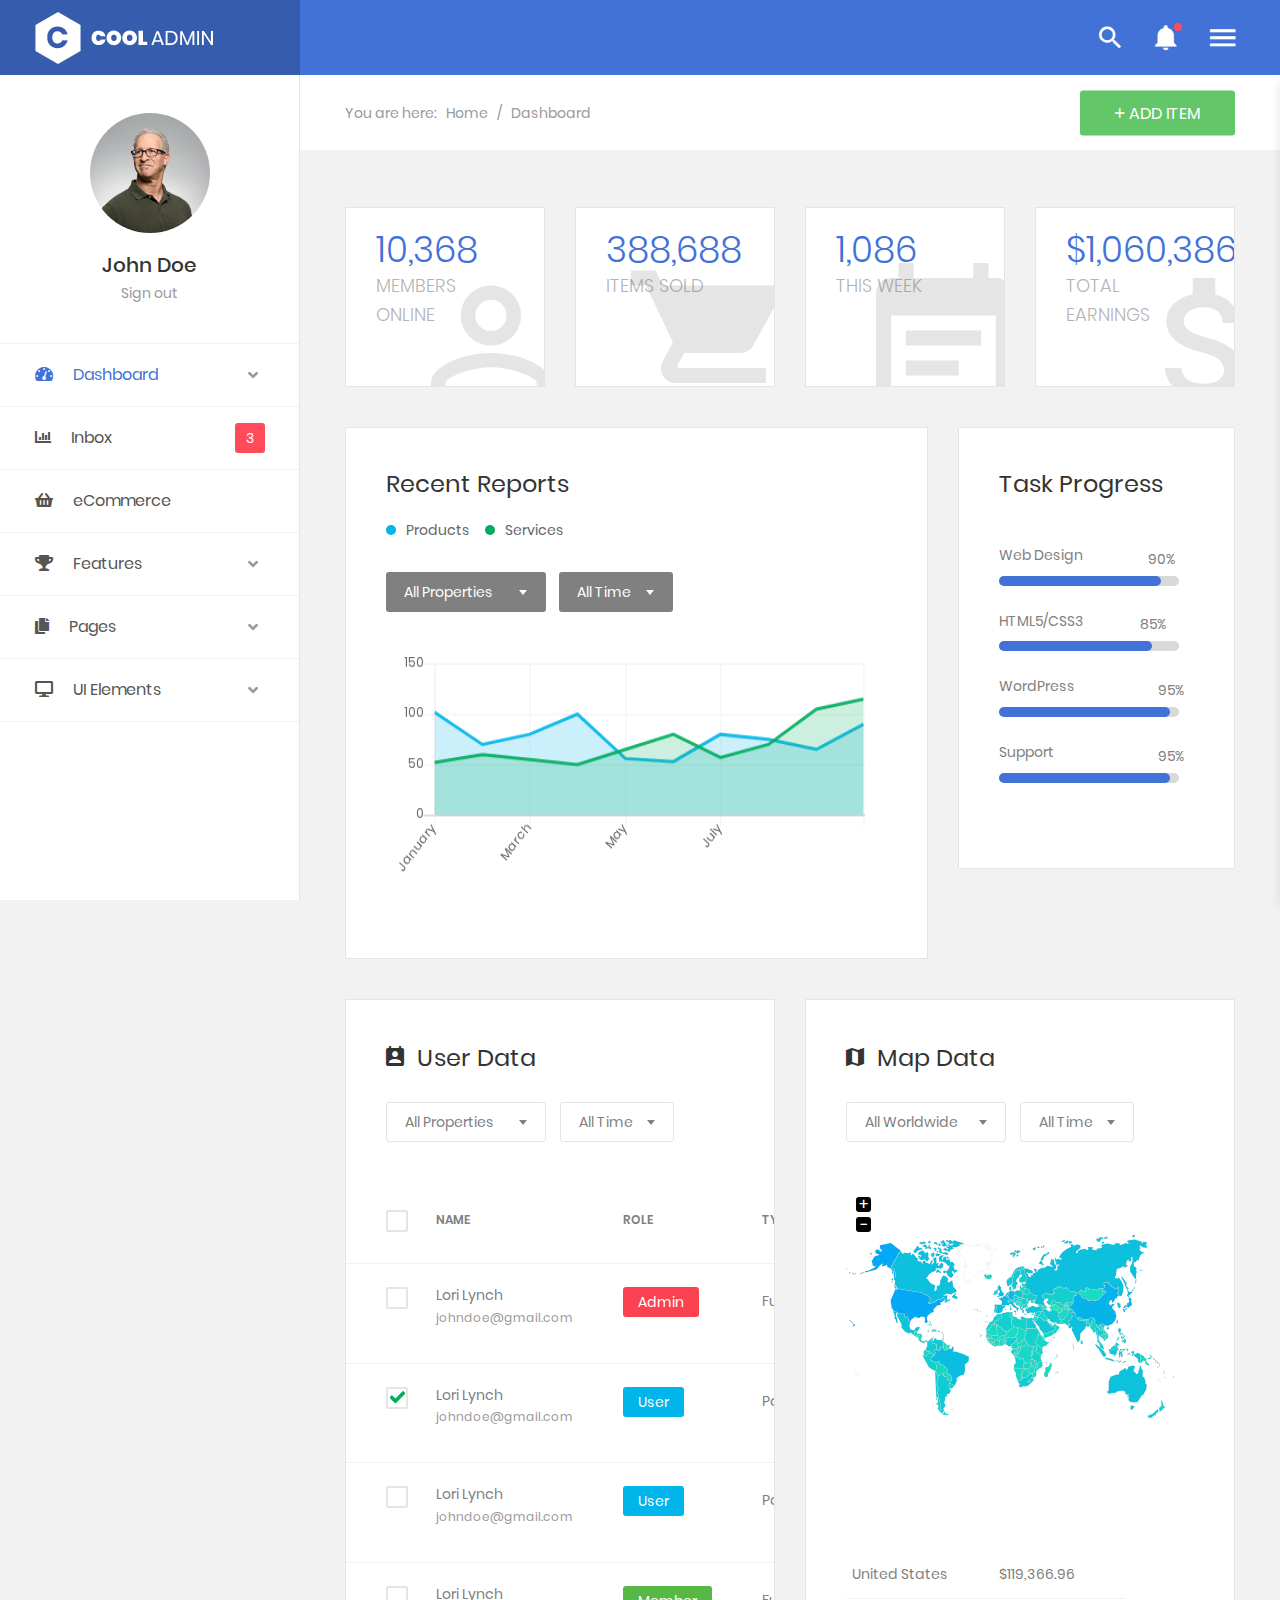
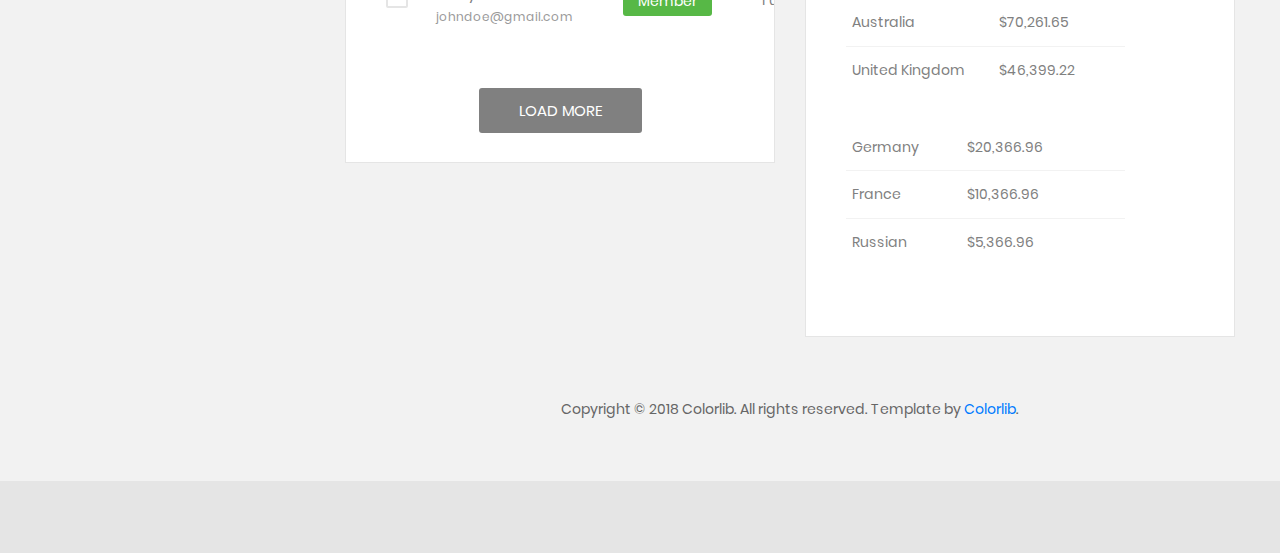
<file: index2.html>
<!DOCTYPE html>
<html lang="en">

<head>
    <!-- Required meta tags-->
    <meta charset="UTF-8">
    <meta name="viewport" content="width=device-width, initial-scale=1, shrink-to-fit=no">
    <meta name="description" content="au theme template">
    <meta name="author" content="Hau Nguyen">
    <meta name="keywords" content="au theme template">

    <!-- Title Page-->
    <title>Dashboard 2</title>

    <!-- Fontfaces CSS-->
    <link href="css/font-face.css" rel="stylesheet" media="all">
    <link href="vendor/font-awesome-4.7/css/font-awesome.min.css" rel="stylesheet" media="all">
    <link href="vendor/font-awesome-5/css/fontawesome-all.min.css" rel="stylesheet" media="all">
    <link href="vendor/mdi-font/css/material-design-iconic-font.min.css" rel="stylesheet" media="all">

    <!-- Bootstrap CSS-->
    <link href="vendor/bootstrap-4.1/bootstrap.min.css" rel="stylesheet" media="all">

    <!-- Vendor CSS-->
    <link href="vendor/animsition/animsition.min.css" rel="stylesheet" media="all">
    <link href="vendor/bootstrap-progressbar/bootstrap-progressbar-3.3.4.min.css" rel="stylesheet" media="all">
    <link href="vendor/wow/animate.css" rel="stylesheet" media="all">
    <link href="vendor/css-hamburgers/hamburgers.min.css" rel="stylesheet" media="all">
    <link href="vendor/slick/slick.css" rel="stylesheet" media="all">
    <link href="vendor/select2/select2.min.css" rel="stylesheet" media="all">
    <link href="vendor/perfect-scrollbar/perfect-scrollbar.css" rel="stylesheet" media="all">
    <link href="vendor/vector-map/jqvmap.min.css" rel="stylesheet" media="all">

    <!-- Main CSS-->
    <link href="css/theme.css" rel="stylesheet" media="all">

</head>

<body class="animsition">
    <div class="page-wrapper">
        <!-- MENU SIDEBAR-->
        <aside class="menu-sidebar2">
            <div class="logo">
                <a href="#">
                    <img src="images/icon/logo-white.png" alt="Cool Admin" />
                </a>
            </div>
            <div class="menu-sidebar2__content js-scrollbar1">
                <div class="account2">
                    <div class="image img-cir img-120">
                        <img src="images/icon/avatar-big-01.jpg" alt="John Doe" />
                    </div>
                    <h4 class="name">john doe</h4>
                    <a href="#">Sign out</a>
                </div>
                <nav class="navbar-sidebar2">
                    <ul class="list-unstyled navbar__list">
                        <li class="active has-sub">
                            <a class="js-arrow" href="#">
                                <i class="fas fa-tachometer-alt"></i>Dashboard
                                <span class="arrow">
                                    <i class="fas fa-angle-down"></i>
                                </span>
                            </a>
                            <ul class="list-unstyled navbar__sub-list js-sub-list">
                                <li>
                                    <a href="index.html">
                                        <i class="fas fa-tachometer-alt"></i>Dashboard 1</a>
                                </li>
                                <li>
                                    <a href="index2.html">
                                        <i class="fas fa-tachometer-alt"></i>Dashboard 2</a>
                                </li>
                                <li>
                                    <a href="index3.html">
                                        <i class="fas fa-tachometer-alt"></i>Dashboard 3</a>
                                </li>
                                <li>
                                    <a href="index4.html">
                                        <i class="fas fa-tachometer-alt"></i>Dashboard 4</a>
                                </li>
                            </ul>
                        </li>
                        <li>
                            <a href="inbox.html">
                                <i class="fas fa-chart-bar"></i>Inbox</a>
                            <span class="inbox-num">3</span>
                        </li>
                        <li>
                            <a href="#">
                                <i class="fas fa-shopping-basket"></i>eCommerce</a>
                        </li>
                        <li class="has-sub">
                            <a class="js-arrow" href="#">
                                <i class="fas fa-trophy"></i>Features
                                <span class="arrow">
                                    <i class="fas fa-angle-down"></i>
                                </span>
                            </a>
                            <ul class="list-unstyled navbar__sub-list js-sub-list">
                                <li>
                                    <a href="table.html">
                                        <i class="fas fa-table"></i>Tables</a>
                                </li>
                                <li>
                                    <a href="form.html">
                                        <i class="far fa-check-square"></i>Forms</a>
                                </li>
                                <li>
                                    <a href="calendar.html">
                                        <i class="fas fa-calendar-alt"></i>Calendar</a>
                                </li>
                                <li>
                                    <a href="map.html">
                                        <i class="fas fa-map-marker-alt"></i>Maps</a>
                                </li>
                            </ul>
                        </li>
                        <li class="has-sub">
                            <a class="js-arrow" href="#">
                                <i class="fas fa-copy"></i>Pages
                                <span class="arrow">
                                    <i class="fas fa-angle-down"></i>
                                </span>
                            </a>
                            <ul class="list-unstyled navbar__sub-list js-sub-list">
                                <li>
                                    <a href="login.html">
                                        <i class="fas fa-sign-in-alt"></i>Login</a>
                                </li>
                                <li>
                                    <a href="register.html">
                                        <i class="fas fa-user"></i>Register</a>
                                </li>
                                <li>
                                    <a href="forget-pass.html">
                                        <i class="fas fa-unlock-alt"></i>Forget Password</a>
                                </li>
                            </ul>
                        </li>
                        <li class="has-sub">
                            <a class="js-arrow" href="#">
                                <i class="fas fa-desktop"></i>UI Elements
                                <span class="arrow">
                                    <i class="fas fa-angle-down"></i>
                                </span>
                            </a>
                            <ul class="list-unstyled navbar__sub-list js-sub-list">
                                <li>
                                    <a href="button.html">
                                        <i class="fab fa-flickr"></i>Button</a>
                                </li>
                                <li>
                                    <a href="badge.html">
                                        <i class="fas fa-comment-alt"></i>Badges</a>
                                </li>
                                <li>
                                    <a href="tab.html">
                                        <i class="far fa-window-maximize"></i>Tabs</a>
                                </li>
                                <li>
                                    <a href="card.html">
                                        <i class="far fa-id-card"></i>Cards</a>
                                </li>
                                <li>
                                    <a href="alert.html">
                                        <i class="far fa-bell"></i>Alerts</a>
                                </li>
                                <li>
                                    <a href="progress-bar.html">
                                        <i class="fas fa-tasks"></i>Progress Bars</a>
                                </li>
                                <li>
                                    <a href="modal.html">
                                        <i class="far fa-window-restore"></i>Modals</a>
                                </li>
                                <li>
                                    <a href="switch.html">
                                        <i class="fas fa-toggle-on"></i>Switchs</a>
                                </li>
                                <li>
                                    <a href="grid.html">
                                        <i class="fas fa-th-large"></i>Grids</a>
                                </li>
                                <li>
                                    <a href="fontawesome.html">
                                        <i class="fab fa-font-awesome"></i>FontAwesome</a>
                                </li>
                                <li>
                                    <a href="typo.html">
                                        <i class="fas fa-font"></i>Typography</a>
                                </li>
                            </ul>
                        </li>
                    </ul>
                </nav>
            </div>
        </aside>
        <!-- END MENU SIDEBAR-->

        <!-- PAGE CONTAINER-->
        <div class="page-container2">
            <!-- HEADER DESKTOP-->
            <header class="header-desktop2">
                <div class="section__content section__content--p30">
                    <div class="container-fluid">
                        <div class="header-wrap2">
                            <div class="logo d-block d-lg-none">
                                <a href="#">
                                    <img src="images/icon/logo-white.png" alt="CoolAdmin" />
                                </a>
                            </div>
                            <div class="header-button2">
                                <div class="header-button-item js-item-menu">
                                    <i class="zmdi zmdi-search"></i>
                                    <div class="search-dropdown js-dropdown">
                                        <form action="">
                                            <input class="au-input au-input--full au-input--h65" type="text" placeholder="Search for datas &amp; reports..." />
                                            <span class="search-dropdown__icon">
                                                <i class="zmdi zmdi-search"></i>
                                            </span>
                                        </form>
                                    </div>
                                </div>
                                <div class="header-button-item has-noti js-item-menu">
                                    <i class="zmdi zmdi-notifications"></i>
                                    <div class="notifi-dropdown js-dropdown">
                                        <div class="notifi__title">
                                            <p>You have 3 Notifications</p>
                                        </div>
                                        <div class="notifi__item">
                                            <div class="bg-c1 img-cir img-40">
                                                <i class="zmdi zmdi-email-open"></i>
                                            </div>
                                            <div class="content">
                                                <p>You got a email notification</p>
                                                <span class="date">April 12, 2018 06:50</span>
                                            </div>
                                        </div>
                                        <div class="notifi__item">
                                            <div class="bg-c2 img-cir img-40">
                                                <i class="zmdi zmdi-account-box"></i>
                                            </div>
                                            <div class="content">
                                                <p>Your account has been blocked</p>
                                                <span class="date">April 12, 2018 06:50</span>
                                            </div>
                                        </div>
                                        <div class="notifi__item">
                                            <div class="bg-c3 img-cir img-40">
                                                <i class="zmdi zmdi-file-text"></i>
                                            </div>
                                            <div class="content">
                                                <p>You got a new file</p>
                                                <span class="date">April 12, 2018 06:50</span>
                                            </div>
                                        </div>
                                        <div class="notifi__footer">
                                            <a href="#">All notifications</a>
                                        </div>
                                    </div>
                                </div>
                                <div class="header-button-item mr-0 js-sidebar-btn">
                                    <i class="zmdi zmdi-menu"></i>
                                </div>
                                <div class="setting-menu js-right-sidebar d-none d-lg-block">
                                    <div class="account-dropdown__body">
                                        <div class="account-dropdown__item">
                                            <a href="#">
                                                <i class="zmdi zmdi-account"></i>Account</a>
                                        </div>
                                        <div class="account-dropdown__item">
                                            <a href="#">
                                                <i class="zmdi zmdi-settings"></i>Setting</a>
                                        </div>
                                        <div class="account-dropdown__item">
                                            <a href="#">
                                                <i class="zmdi zmdi-money-box"></i>Billing</a>
                                        </div>
                                    </div>
                                    <div class="account-dropdown__body">
                                        <div class="account-dropdown__item">
                                            <a href="#">
                                                <i class="zmdi zmdi-globe"></i>Language</a>
                                        </div>
                                        <div class="account-dropdown__item">
                                            <a href="#">
                                                <i class="zmdi zmdi-pin"></i>Location</a>
                                        </div>
                                        <div class="account-dropdown__item">
                                            <a href="#">
                                                <i class="zmdi zmdi-email"></i>Email</a>
                                        </div>
                                        <div class="account-dropdown__item">
                                            <a href="#">
                                                <i class="zmdi zmdi-notifications"></i>Notifications</a>
                                        </div>
                                    </div>
                                </div>
                            </div>
                        </div>
                    </div>
                </div>
            </header>
            <aside class="menu-sidebar2 js-right-sidebar d-block d-lg-none">
                <div class="logo">
                    <a href="#">
                        <img src="images/icon/logo-white.png" alt="Cool Admin" />
                    </a>
                </div>
                <div class="menu-sidebar2__content js-scrollbar2">
                    <div class="account2">
                        <div class="image img-cir img-120">
                            <img src="images/icon/avatar-big-01.jpg" alt="John Doe" />
                        </div>
                        <h4 class="name">john doe</h4>
                        <a href="#">Sign out</a>
                    </div>
                    <nav class="navbar-sidebar2">
                        <ul class="list-unstyled navbar__list">
                            <li class="active has-sub">
                                <a class="js-arrow" href="#">
                                    <i class="fas fa-tachometer-alt"></i>Dashboard
                                    <span class="arrow">
                                        <i class="fas fa-angle-down"></i>
                                    </span>
                                </a>
                                <ul class="list-unstyled navbar__sub-list js-sub-list">
                                    <li>
                                        <a href="index.html">
                                            <i class="fas fa-tachometer-alt"></i>Dashboard 1</a>
                                    </li>
                                    <li>
                                        <a href="index2.html">
                                            <i class="fas fa-tachometer-alt"></i>Dashboard 2</a>
                                    </li>
                                    <li>
                                        <a href="index3.html">
                                            <i class="fas fa-tachometer-alt"></i>Dashboard 3</a>
                                    </li>
                                    <li>
                                        <a href="index4.html">
                                            <i class="fas fa-tachometer-alt"></i>Dashboard 4</a>
                                    </li>
                                </ul>
                            </li>
                            <li>
                                <a href="inbox.html">
                                    <i class="fas fa-chart-bar"></i>Inbox</a>
                                <span class="inbox-num">3</span>
                            </li>
                            <li>
                                <a href="#">
                                    <i class="fas fa-shopping-basket"></i>eCommerce</a>
                            </li>
                            <li class="has-sub">
                                <a class="js-arrow" href="#">
                                    <i class="fas fa-trophy"></i>Features
                                    <span class="arrow">
                                        <i class="fas fa-angle-down"></i>
                                    </span>
                                </a>
                                <ul class="list-unstyled navbar__sub-list js-sub-list">
                                    <li>
                                        <a href="table.html">
                                            <i class="fas fa-table"></i>Tables</a>
                                    </li>
                                    <li>
                                        <a href="form.html">
                                            <i class="far fa-check-square"></i>Forms</a>
                                    </li>
                                    <li>
                                        <a href="calendar.html">
                                            <i class="fas fa-calendar-alt"></i>Calendar</a>
                                    </li>
                                    <li>
                                        <a href="map.html">
                                            <i class="fas fa-map-marker-alt"></i>Maps</a>
                                    </li>
                                </ul>
                            </li>
                            <li class="has-sub">
                                <a class="js-arrow" href="#">
                                    <i class="fas fa-copy"></i>Pages
                                    <span class="arrow">
                                        <i class="fas fa-angle-down"></i>
                                    </span>
                                </a>
                                <ul class="list-unstyled navbar__sub-list js-sub-list">
                                    <li>
                                        <a href="login.html">
                                            <i class="fas fa-sign-in-alt"></i>Login</a>
                                    </li>
                                    <li>
                                        <a href="register.html">
                                            <i class="fas fa-user"></i>Register</a>
                                    </li>
                                    <li>
                                        <a href="forget-pass.html">
                                            <i class="fas fa-unlock-alt"></i>Forget Password</a>
                                    </li>
                                </ul>
                            </li>
                            <li class="has-sub">
                                <a class="js-arrow" href="#">
                                    <i class="fas fa-desktop"></i>UI Elements
                                    <span class="arrow">
                                        <i class="fas fa-angle-down"></i>
                                    </span>
                                </a>
                                <ul class="list-unstyled navbar__sub-list js-sub-list">
                                    <li>
                                        <a href="button.html">
                                            <i class="fab fa-flickr"></i>Button</a>
                                    </li>
                                    <li>
                                        <a href="badge.html">
                                            <i class="fas fa-comment-alt"></i>Badges</a>
                                    </li>
                                    <li>
                                        <a href="tab.html">
                                            <i class="far fa-window-maximize"></i>Tabs</a>
                                    </li>
                                    <li>
                                        <a href="card.html">
                                            <i class="far fa-id-card"></i>Cards</a>
                                    </li>
                                    <li>
                                        <a href="alert.html">
                                            <i class="far fa-bell"></i>Alerts</a>
                                    </li>
                                    <li>
                                        <a href="progress-bar.html">
                                            <i class="fas fa-tasks"></i>Progress Bars</a>
                                    </li>
                                    <li>
                                        <a href="modal.html">
                                            <i class="far fa-window-restore"></i>Modals</a>
                                    </li>
                                    <li>
                                        <a href="switch.html">
                                            <i class="fas fa-toggle-on"></i>Switchs</a>
                                    </li>
                                    <li>
                                        <a href="grid.html">
                                            <i class="fas fa-th-large"></i>Grids</a>
                                    </li>
                                    <li>
                                        <a href="fontawesome.html">
                                            <i class="fab fa-font-awesome"></i>FontAwesome</a>
                                    </li>
                                    <li>
                                        <a href="typo.html">
                                            <i class="fas fa-font"></i>Typography</a>
                                    </li>
                                </ul>
                            </li>
                        </ul>
                    </nav>
                </div>
            </aside>
            <!-- END HEADER DESKTOP-->

            <!-- BREADCRUMB-->
            <section class="au-breadcrumb m-t-75">
                <div class="section__content section__content--p30">
                    <div class="container-fluid">
                        <div class="row">
                            <div class="col-md-12">
                                <div class="au-breadcrumb-content">
                                    <div class="au-breadcrumb-left">
                                        <span class="au-breadcrumb-span">You are here:</span>
                                        <ul class="list-unstyled list-inline au-breadcrumb__list">
                                            <li class="list-inline-item active">
                                                <a href="#">Home</a>
                                            </li>
                                            <li class="list-inline-item seprate">
                                                <span>/</span>
                                            </li>
                                            <li class="list-inline-item">Dashboard</li>
                                        </ul>
                                    </div>
                                    <button class="au-btn au-btn-icon au-btn--green">
                                        <i class="zmdi zmdi-plus"></i>add item</button>
                                </div>
                            </div>
                        </div>
                    </div>
                </div>
            </section>
            <!-- END BREADCRUMB-->

            <!-- STATISTIC-->
            <section class="statistic">
                <div class="section__content section__content--p30">
                    <div class="container-fluid">
                        <div class="row">
                            <div class="col-md-6 col-lg-3">
                                <div class="statistic__item">
                                    <h2 class="number">10,368</h2>
                                    <span class="desc">members online</span>
                                    <div class="icon">
                                        <i class="zmdi zmdi-account-o"></i>
                                    </div>
                                </div>
                            </div>
                            <div class="col-md-6 col-lg-3">
                                <div class="statistic__item">
                                    <h2 class="number">388,688</h2>
                                    <span class="desc">items sold</span>
                                    <div class="icon">
                                        <i class="zmdi zmdi-shopping-cart"></i>
                                    </div>
                                </div>
                            </div>
                            <div class="col-md-6 col-lg-3">
                                <div class="statistic__item">
                                    <h2 class="number">1,086</h2>
                                    <span class="desc">this week</span>
                                    <div class="icon">
                                        <i class="zmdi zmdi-calendar-note"></i>
                                    </div>
                                </div>
                            </div>
                            <div class="col-md-6 col-lg-3">
                                <div class="statistic__item">
                                    <h2 class="number">$1,060,386</h2>
                                    <span class="desc">total earnings</span>
                                    <div class="icon">
                                        <i class="zmdi zmdi-money"></i>
                                    </div>
                                </div>
                            </div>
                        </div>
                    </div>
                </div>
            </section>
            <!-- END STATISTIC-->

            <section>
                <div class="section__content section__content--p30">
                    <div class="container-fluid">
                        <div class="row">
                            <div class="col-xl-8">
                                <!-- RECENT REPORT 2-->
                                <div class="recent-report2">
                                    <h3 class="title-3">recent reports</h3>
                                    <div class="chart-info">
                                        <div class="chart-info__left">
                                            <div class="chart-note">
                                                <span class="dot dot--blue"></span>
                                                <span>products</span>
                                            </div>
                                            <div class="chart-note">
                                                <span class="dot dot--green"></span>
                                                <span>Services</span>
                                            </div>
                                        </div>
                                        <div class="chart-info-right">
                                            <div class="rs-select2--dark rs-select2--md m-r-10">
                                                <select class="js-select2" name="property">
                                                    <option selected="selected">All Properties</option>
                                                    <option value="">Products</option>
                                                    <option value="">Services</option>
                                                </select>
                                                <div class="dropDownSelect2"></div>
                                            </div>
                                            <div class="rs-select2--dark rs-select2--sm">
                                                <select class="js-select2 au-select-dark" name="time">
                                                    <option selected="selected">All Time</option>
                                                    <option value="">By Month</option>
                                                    <option value="">By Day</option>
                                                </select>
                                                <div class="dropDownSelect2"></div>
                                            </div>
                                        </div>
                                    </div>
                                    <div class="recent-report__chart">
                                        <canvas id="recent-rep2-chart"></canvas>
                                    </div>
                                </div>
                                <!-- END RECENT REPORT 2             -->
                            </div>
                            <div class="col-xl-4">
                                <!-- TASK PROGRESS-->
                                <div class="task-progress">
                                    <h3 class="title-3">task progress</h3>
                                    <div class="au-skill-container">
                                        <div class="au-progress">
                                            <span class="au-progress__title">Web Design</span>
                                            <div class="au-progress__bar">
                                                <div class="au-progress__inner js-progressbar-simple" role="progressbar" data-transitiongoal="90">
                                                    <span class="au-progress__value js-value"></span>
                                                </div>
                                            </div>
                                        </div>
                                        <div class="au-progress">
                                            <span class="au-progress__title">HTML5/CSS3</span>
                                            <div class="au-progress__bar">
                                                <div class="au-progress__inner js-progressbar-simple" role="progressbar" data-transitiongoal="85">
                                                    <span class="au-progress__value js-value"></span>
                                                </div>
                                            </div>
                                        </div>
                                        <div class="au-progress">
                                            <span class="au-progress__title">WordPress</span>
                                            <div class="au-progress__bar">
                                                <div class="au-progress__inner js-progressbar-simple" role="progressbar" data-transitiongoal="95">
                                                    <span class="au-progress__value js-value"></span>
                                                </div>
                                            </div>
                                        </div>
                                        <div class="au-progress">
                                            <span class="au-progress__title">Support</span>
                                            <div class="au-progress__bar">
                                                <div class="au-progress__inner js-progressbar-simple" role="progressbar" data-transitiongoal="95">
                                                    <span class="au-progress__value js-value"></span>
                                                </div>
                                            </div>
                                        </div>
                                    </div>
                                </div>
                                <!-- END TASK PROGRESS-->
                            </div>
                        </div>
                    </div>
                </div>
            </section>

            <section>
                <div class="section__content section__content--p30">
                    <div class="container-fluid">
                        <div class="row">
                            <div class="col-xl-6">
                                <!-- USER DATA-->
                                <div class="user-data m-b-40">
                                    <h3 class="title-3 m-b-30">
                                        <i class="zmdi zmdi-account-calendar"></i>user data</h3>
                                    <div class="filters m-b-45">
                                        <div class="rs-select2--dark rs-select2--md m-r-10 rs-select2--border">
                                            <select class="js-select2" name="property">
                                                <option selected="selected">All Properties</option>
                                                <option value="">Products</option>
                                                <option value="">Services</option>
                                            </select>
                                            <div class="dropDownSelect2"></div>
                                        </div>
                                        <div class="rs-select2--dark rs-select2--sm rs-select2--border">
                                            <select class="js-select2 au-select-dark" name="time">
                                                <option selected="selected">All Time</option>
                                                <option value="">By Month</option>
                                                <option value="">By Day</option>
                                            </select>
                                            <div class="dropDownSelect2"></div>
                                        </div>
                                    </div>
                                    <div class="table-responsive table-data">
                                        <table class="table">
                                            <thead>
                                                <tr>
                                                    <td>
                                                        <label class="au-checkbox">
                                                            <input type="checkbox">
                                                            <span class="au-checkmark"></span>
                                                        </label>
                                                    </td>
                                                    <td>name</td>
                                                    <td>role</td>
                                                    <td>type</td>
                                                    <td></td>
                                                </tr>
                                            </thead>
                                            <tbody>
                                                <tr>
                                                    <td>
                                                        <label class="au-checkbox">
                                                            <input type="checkbox">
                                                            <span class="au-checkmark"></span>
                                                        </label>
                                                    </td>
                                                    <td>
                                                        <div class="table-data__info">
                                                            <h6>lori lynch</h6>
                                                            <span>
                                                                <a href="#">johndoe@gmail.com</a>
                                                            </span>
                                                        </div>
                                                    </td>
                                                    <td>
                                                        <span class="role admin">admin</span>
                                                    </td>
                                                    <td>
                                                        <div class="rs-select2--trans rs-select2--sm">
                                                            <select class="js-select2" name="property">
                                                                <option selected="selected">Full Control</option>
                                                                <option value="">Post</option>
                                                                <option value="">Watch</option>
                                                            </select>
                                                            <div class="dropDownSelect2"></div>
                                                        </div>
                                                    </td>
                                                    <td>
                                                        <span class="more">
                                                            <i class="zmdi zmdi-more"></i>
                                                        </span>
                                                    </td>
                                                </tr>
                                                <tr>
                                                    <td>
                                                        <label class="au-checkbox">
                                                            <input type="checkbox" checked="checked">
                                                            <span class="au-checkmark"></span>
                                                        </label>
                                                    </td>
                                                    <td>
                                                        <div class="table-data__info">
                                                            <h6>lori lynch</h6>
                                                            <span>
                                                                <a href="#">johndoe@gmail.com</a>
                                                            </span>
                                                        </div>
                                                    </td>
                                                    <td>
                                                        <span class="role user">user</span>
                                                    </td>
                                                    <td>
                                                        <div class="rs-select2--trans rs-select2--sm">
                                                            <select class="js-select2" name="property">
                                                                <option value="">Full Control</option>
                                                                <option value="" selected="selected">Post</option>
                                                                <option value="">Watch</option>
                                                            </select>
                                                            <div class="dropDownSelect2"></div>
                                                        </div>
                                                    </td>
                                                    <td>
                                                        <span class="more">
                                                            <i class="zmdi zmdi-more"></i>
                                                        </span>
                                                    </td>
                                                </tr>
                                                <tr>
                                                    <td>
                                                        <label class="au-checkbox">
                                                            <input type="checkbox">
                                                            <span class="au-checkmark"></span>
                                                        </label>
                                                    </td>
                                                    <td>
                                                        <div class="table-data__info">
                                                            <h6>lori lynch</h6>
                                                            <span>
                                                                <a href="#">johndoe@gmail.com</a>
                                                            </span>
                                                        </div>
                                                    </td>
                                                    <td>
                                                        <span class="role user">user</span>
                                                    </td>
                                                    <td>
                                                        <div class="rs-select2--trans rs-select2--sm">
                                                            <select class="js-select2" name="property">
                                                                <option value="">Full Control</option>
                                                                <option value="" selected="selected">Post</option>
                                                                <option value="">Watch</option>
                                                            </select>
                                                            <div class="dropDownSelect2"></div>
                                                        </div>
                                                    </td>
                                                    <td>
                                                        <span class="more">
                                                            <i class="zmdi zmdi-more"></i>
                                                        </span>
                                                    </td>
                                                </tr>
                                                <tr>
                                                    <td>
                                                        <label class="au-checkbox">
                                                            <input type="checkbox">
                                                            <span class="au-checkmark"></span>
                                                        </label>
                                                    </td>
                                                    <td>
                                                        <div class="table-data__info">
                                                            <h6>lori lynch</h6>
                                                            <span>
                                                                <a href="#">johndoe@gmail.com</a>
                                                            </span>
                                                        </div>
                                                    </td>
                                                    <td>
                                                        <span class="role member">member</span>
                                                    </td>
                                                    <td>
                                                        <div class="rs-select2--trans rs-select2--sm">
                                                            <select class="js-select2" name="property">
                                                                <option selected="selected">Full Control</option>
                                                                <option value="">Post</option>
                                                                <option value="">Watch</option>
                                                            </select>
                                                            <div class="dropDownSelect2"></div>
                                                        </div>
                                                    </td>
                                                    <td>
                                                        <span class="more">
                                                            <i class="zmdi zmdi-more"></i>
                                                        </span>
                                                    </td>
                                                </tr>
                                            </tbody>
                                        </table>
                                    </div>
                                    <div class="user-data__footer">
                                        <button class="au-btn au-btn-load">load more</button>
                                    </div>
                                </div>
                                <!-- END USER DATA-->
                            </div>
                            <div class="col-xl-6">
                                <!-- MAP DATA-->
                                <div class="map-data m-b-40">
                                    <h3 class="title-3 m-b-30">
                                        <i class="zmdi zmdi-map"></i>map data</h3>
                                    <div class="filters">
                                        <div class="rs-select2--dark rs-select2--md m-r-10 rs-select2--border">
                                            <select class="js-select2" name="property">
                                                <option selected="selected">All Worldwide</option>
                                                <option value="">Products</option>
                                                <option value="">Services</option>
                                            </select>
                                            <div class="dropDownSelect2"></div>
                                        </div>
                                        <div class="rs-select2--dark rs-select2--sm rs-select2--border">
                                            <select class="js-select2 au-select-dark" name="time">
                                                <option selected="selected">All Time</option>
                                                <option value="">By Month</option>
                                                <option value="">By Day</option>
                                            </select>
                                            <div class="dropDownSelect2"></div>
                                        </div>
                                    </div>
                                    <div class="map-wrap m-t-45 m-b-80">
                                        <div id="vmap" style="height: 284px;"></div>
                                    </div>
                                    <div class="table-wrap">
                                        <div class="table-responsive table-style1">
                                            <table class="table">
                                                <tbody>
                                                    <tr>
                                                        <td>United States</td>
                                                        <td>$119,366.96</td>
                                                    </tr>
                                                    <tr>
                                                        <td>Australia</td>
                                                        <td>$70,261.65</td>
                                                    </tr>
                                                    <tr>
                                                        <td>United Kingdom</td>
                                                        <td>$46,399.22</td>
                                                    </tr>
                                                </tbody>
                                            </table>
                                        </div>
                                        <div class="table-responsive table-style1">
                                            <table class="table">
                                                <tbody>
                                                    <tr>
                                                        <td>Germany</td>
                                                        <td>$20,366.96</td>
                                                    </tr>
                                                    <tr>
                                                        <td>France</td>
                                                        <td>$10,366.96</td>
                                                    </tr>
                                                    <tr>
                                                        <td>Russian</td>
                                                        <td>$5,366.96</td>
                                                    </tr>
                                                </tbody>
                                            </table>
                                        </div>
                                    </div>
                                </div>
                                <!-- END MAP DATA-->
                            </div>
                        </div>
                    </div>
                </div>
            </section>

            <section>
                <div class="container-fluid">
                    <div class="row">
                        <div class="col-md-12">
                            <div class="copyright">
                                <p>Copyright © 2018 Colorlib. All rights reserved. Template by <a href="https://colorlib.com">Colorlib</a>.</p>
                            </div>
                        </div>
                    </div>
                </div>
            </section>
            <!-- END PAGE CONTAINER-->
        </div>

    </div>

    <!-- Jquery JS-->
    <script src="vendor/jquery-3.2.1.min.js"></script>
    <!-- Bootstrap JS-->
    <script src="vendor/bootstrap-4.1/popper.min.js"></script>
    <script src="vendor/bootstrap-4.1/bootstrap.min.js"></script>
    <!-- Vendor JS       -->
    <script src="vendor/slick/slick.min.js">
    </script>
    <script src="vendor/wow/wow.min.js"></script>
    <script src="vendor/animsition/animsition.min.js"></script>
    <script src="vendor/bootstrap-progressbar/bootstrap-progressbar.min.js">
    </script>
    <script src="vendor/counter-up/jquery.waypoints.min.js"></script>
    <script src="vendor/counter-up/jquery.counterup.min.js">
    </script>
    <script src="vendor/circle-progress/circle-progress.min.js"></script>
    <script src="vendor/perfect-scrollbar/perfect-scrollbar.js"></script>
    <script src="vendor/chartjs/Chart.bundle.min.js"></script>
    <script src="vendor/select2/select2.min.js">
    </script>
    <script src="vendor/vector-map/jquery.vmap.js"></script>
    <script src="vendor/vector-map/jquery.vmap.min.js"></script>
    <script src="vendor/vector-map/jquery.vmap.sampledata.js"></script>
    <script src="vendor/vector-map/jquery.vmap.world.js"></script>

    <!-- Main JS-->
    <script src="js/main.js"></script>

</body>

</html>
<!-- end document-->
</file>
<file: css/font-face.css>
/* poppins-100 - latin */
@font-face {
  font-family: 'Poppins';
  font-style: normal;
  font-weight: 100;
  src: url('../fonts/poppins/poppins-v5-latin-100.eot'); /* IE9 Compat Modes */
  src: local('Poppins Thin'), local('Poppins-Thin'),
       url('../fonts/poppins/poppins-v5-latin-100.eot?#iefix') format('embedded-opentype'), /* IE6-IE8 */
       url('../fonts/poppins/poppins-v5-latin-100.woff2') format('woff2'), /* Super Modern Browsers */
       url('../fonts/poppins/poppins-v5-latin-100.woff') format('woff'), /* Modern Browsers */
       url('../fonts/poppins/poppins-v5-latin-100.ttf') format('truetype'), /* Safari, Android, iOS */
       url('../fonts/poppins/poppins-v5-latin-100.svg#Poppins') format('svg'); /* Legacy iOS */
}
/* poppins-200 - latin */
@font-face {
  font-family: 'Poppins';
  font-style: normal;
  font-weight: 200;
  src: url('../fonts/poppins/poppins-v5-latin-200.eot'); /* IE9 Compat Modes */
  src: local('Poppins ExtraLight'), local('Poppins-ExtraLight'),
       url('../fonts/poppins/poppins-v5-latin-200.eot?#iefix') format('embedded-opentype'), /* IE6-IE8 */
       url('../fonts/poppins/poppins-v5-latin-200.woff2') format('woff2'), /* Super Modern Browsers */
       url('../fonts/poppins/poppins-v5-latin-200.woff') format('woff'), /* Modern Browsers */
       url('../fonts/poppins/poppins-v5-latin-200.ttf') format('truetype'), /* Safari, Android, iOS */
       url('../fonts/poppins/poppins-v5-latin-200.svg#Poppins') format('svg'); /* Legacy iOS */
}
/* poppins-200italic - latin */
@font-face {
  font-family: 'Poppins';
  font-style: italic;
  font-weight: 200;
  src: url('../fonts/poppins/poppins-v5-latin-200italic.eot'); /* IE9 Compat Modes */
  src: local('Poppins ExtraLight Italic'), local('Poppins-ExtraLightItalic'),
       url('../fonts/poppins/poppins-v5-latin-200italic.eot?#iefix') format('embedded-opentype'), /* IE6-IE8 */
       url('../fonts/poppins/poppins-v5-latin-200italic.woff2') format('woff2'), /* Super Modern Browsers */
       url('../fonts/poppins/poppins-v5-latin-200italic.woff') format('woff'), /* Modern Browsers */
       url('../fonts/poppins/poppins-v5-latin-200italic.ttf') format('truetype'), /* Safari, Android, iOS */
       url('../fonts/poppins/poppins-v5-latin-200italic.svg#Poppins') format('svg'); /* Legacy iOS */
}
/* poppins-100italic - latin */
@font-face {
  font-family: 'Poppins';
  font-style: italic;
  font-weight: 100;
  src: url('../fonts/poppins/poppins-v5-latin-100italic.eot'); /* IE9 Compat Modes */
  src: local('Poppins Thin Italic'), local('Poppins-ThinItalic'),
       url('../fonts/poppins/poppins-v5-latin-100italic.eot?#iefix') format('embedded-opentype'), /* IE6-IE8 */
       url('../fonts/poppins/poppins-v5-latin-100italic.woff2') format('woff2'), /* Super Modern Browsers */
       url('../fonts/poppins/poppins-v5-latin-100italic.woff') format('woff'), /* Modern Browsers */
       url('../fonts/poppins/poppins-v5-latin-100italic.ttf') format('truetype'), /* Safari, Android, iOS */
       url('../fonts/poppins/poppins-v5-latin-100italic.svg#Poppins') format('svg'); /* Legacy iOS */
}
/* poppins-300 - latin */
@font-face {
  font-family: 'Poppins';
  font-style: normal;
  font-weight: 300;
  src: url('../fonts/poppins/poppins-v5-latin-300.eot'); /* IE9 Compat Modes */
  src: local('Poppins Light'), local('Poppins-Light'),
       url('../fonts/poppins/poppins-v5-latin-300.eot?#iefix') format('embedded-opentype'), /* IE6-IE8 */
       url('../fonts/poppins/poppins-v5-latin-300.woff2') format('woff2'), /* Super Modern Browsers */
       url('../fonts/poppins/poppins-v5-latin-300.woff') format('woff'), /* Modern Browsers */
       url('../fonts/poppins/poppins-v5-latin-300.ttf') format('truetype'), /* Safari, Android, iOS */
       url('../fonts/poppins/poppins-v5-latin-300.svg#Poppins') format('svg'); /* Legacy iOS */
}
/* poppins-300italic - latin */
@font-face {
  font-family: 'Poppins';
  font-style: italic;
  font-weight: 300;
  src: url('../fonts/poppins/poppins-v5-latin-300italic.eot'); /* IE9 Compat Modes */
  src: local('Poppins Light Italic'), local('Poppins-LightItalic'),
       url('../fonts/poppins/poppins-v5-latin-300italic.eot?#iefix') format('embedded-opentype'), /* IE6-IE8 */
       url('../fonts/poppins/poppins-v5-latin-300italic.woff2') format('woff2'), /* Super Modern Browsers */
       url('../fonts/poppins/poppins-v5-latin-300italic.woff') format('woff'), /* Modern Browsers */
       url('../fonts/poppins/poppins-v5-latin-300italic.ttf') format('truetype'), /* Safari, Android, iOS */
       url('../fonts/poppins/poppins-v5-latin-300italic.svg#Poppins') format('svg'); /* Legacy iOS */
}
/* poppins-regular - latin */
@font-face {
  font-family: 'Poppins';
  font-style: normal;
  font-weight: 400;
  src: url('../fonts/poppins/poppins-v5-latin-regular.eot'); /* IE9 Compat Modes */
  src: local('Poppins Regular'), local('Poppins-Regular'),
       url('../fonts/poppins/poppins-v5-latin-regular.eot?#iefix') format('embedded-opentype'), /* IE6-IE8 */
       url('../fonts/poppins/poppins-v5-latin-regular.woff2') format('woff2'), /* Super Modern Browsers */
       url('../fonts/poppins/poppins-v5-latin-regular.woff') format('woff'), /* Modern Browsers */
       url('../fonts/poppins/poppins-v5-latin-regular.ttf') format('truetype'), /* Safari, Android, iOS */
       url('../fonts/poppins/poppins-v5-latin-regular.svg#Poppins') format('svg'); /* Legacy iOS */
}
/* poppins-italic - latin */
@font-face {
  font-family: 'Poppins';
  font-style: italic;
  font-weight: 400;
  src: url('../fonts/poppins/poppins-v5-latin-italic.eot'); /* IE9 Compat Modes */
  src: local('Poppins Italic'), local('Poppins-Italic'),
       url('../fonts/poppins/poppins-v5-latin-italic.eot?#iefix') format('embedded-opentype'), /* IE6-IE8 */
       url('../fonts/poppins/poppins-v5-latin-italic.woff2') format('woff2'), /* Super Modern Browsers */
       url('../fonts/poppins/poppins-v5-latin-italic.woff') format('woff'), /* Modern Browsers */
       url('../fonts/poppins/poppins-v5-latin-italic.ttf') format('truetype'), /* Safari, Android, iOS */
       url('../fonts/poppins/poppins-v5-latin-italic.svg#Poppins') format('svg'); /* Legacy iOS */
}
/* poppins-500 - latin */
@font-face {
  font-family: 'Poppins';
  font-style: normal;
  font-weight: 500;
  src: url('../fonts/poppins/poppins-v5-latin-500.eot'); /* IE9 Compat Modes */
  src: local('Poppins Medium'), local('Poppins-Medium'),
       url('../fonts/poppins/poppins-v5-latin-500.eot?#iefix') format('embedded-opentype'), /* IE6-IE8 */
       url('../fonts/poppins/poppins-v5-latin-500.woff2') format('woff2'), /* Super Modern Browsers */
       url('../fonts/poppins/poppins-v5-latin-500.woff') format('woff'), /* Modern Browsers */
       url('../fonts/poppins/poppins-v5-latin-500.ttf') format('truetype'), /* Safari, Android, iOS */
       url('../fonts/poppins/poppins-v5-latin-500.svg#Poppins') format('svg'); /* Legacy iOS */
}
/* poppins-500italic - latin */
@font-face {
  font-family: 'Poppins';
  font-style: italic;
  font-weight: 500;
  src: url('../fonts/poppins/poppins-v5-latin-500italic.eot'); /* IE9 Compat Modes */
  src: local('Poppins Medium Italic'), local('Poppins-MediumItalic'),
       url('../fonts/poppins/poppins-v5-latin-500italic.eot?#iefix') format('embedded-opentype'), /* IE6-IE8 */
       url('../fonts/poppins/poppins-v5-latin-500italic.woff2') format('woff2'), /* Super Modern Browsers */
       url('../fonts/poppins/poppins-v5-latin-500italic.woff') format('woff'), /* Modern Browsers */
       url('../fonts/poppins/poppins-v5-latin-500italic.ttf') format('truetype'), /* Safari, Android, iOS */
       url('../fonts/poppins/poppins-v5-latin-500italic.svg#Poppins') format('svg'); /* Legacy iOS */
}
/* poppins-600 - latin */
@font-face {
  font-family: 'Poppins';
  font-style: normal;
  font-weight: 600;
  src: url('../fonts/poppins/poppins-v5-latin-600.eot'); /* IE9 Compat Modes */
  src: local('Poppins SemiBold'), local('Poppins-SemiBold'),
       url('../fonts/poppins/poppins-v5-latin-600.eot?#iefix') format('embedded-opentype'), /* IE6-IE8 */
       url('../fonts/poppins/poppins-v5-latin-600.woff2') format('woff2'), /* Super Modern Browsers */
       url('../fonts/poppins/poppins-v5-latin-600.woff') format('woff'), /* Modern Browsers */
       url('../fonts/poppins/poppins-v5-latin-600.ttf') format('truetype'), /* Safari, Android, iOS */
       url('../fonts/poppins/poppins-v5-latin-600.svg#Poppins') format('svg'); /* Legacy iOS */
}
/* poppins-600italic - latin */
@font-face {
  font-family: 'Poppins';
  font-style: italic;
  font-weight: 600;
  src: url('../fonts/poppins/poppins-v5-latin-600italic.eot'); /* IE9 Compat Modes */
  src: local('Poppins SemiBold Italic'), local('Poppins-SemiBoldItalic'),
       url('../fonts/poppins/poppins-v5-latin-600italic.eot?#iefix') format('embedded-opentype'), /* IE6-IE8 */
       url('../fonts/poppins/poppins-v5-latin-600italic.woff2') format('woff2'), /* Super Modern Browsers */
       url('../fonts/poppins/poppins-v5-latin-600italic.woff') format('woff'), /* Modern Browsers */
       url('../fonts/poppins/poppins-v5-latin-600italic.ttf') format('truetype'), /* Safari, Android, iOS */
       url('../fonts/poppins/poppins-v5-latin-600italic.svg#Poppins') format('svg'); /* Legacy iOS */
}
/* poppins-700 - latin */
@font-face {
  font-family: 'Poppins';
  font-style: normal;
  font-weight: 700;
  src: url('../fonts/poppins/poppins-v5-latin-700.eot'); /* IE9 Compat Modes */
  src: local('Poppins Bold'), local('Poppins-Bold'),
       url('../fonts/poppins/poppins-v5-latin-700.eot?#iefix') format('embedded-opentype'), /* IE6-IE8 */
       url('../fonts/poppins/poppins-v5-latin-700.woff2') format('woff2'), /* Super Modern Browsers */
       url('../fonts/poppins/poppins-v5-latin-700.woff') format('woff'), /* Modern Browsers */
       url('../fonts/poppins/poppins-v5-latin-700.ttf') format('truetype'), /* Safari, Android, iOS */
       url('../fonts/poppins/poppins-v5-latin-700.svg#Poppins') format('svg'); /* Legacy iOS */
}
/* poppins-700italic - latin */
@font-face {
  font-family: 'Poppins';
  font-style: italic;
  font-weight: 700;
  src: url('../fonts/poppins/poppins-v5-latin-700italic.eot'); /* IE9 Compat Modes */
  src: local('Poppins Bold Italic'), local('Poppins-BoldItalic'),
       url('../fonts/poppins/poppins-v5-latin-700italic.eot?#iefix') format('embedded-opentype'), /* IE6-IE8 */
       url('../fonts/poppins/poppins-v5-latin-700italic.woff2') format('woff2'), /* Super Modern Browsers */
       url('../fonts/poppins/poppins-v5-latin-700italic.woff') format('woff'), /* Modern Browsers */
       url('../fonts/poppins/poppins-v5-latin-700italic.ttf') format('truetype'), /* Safari, Android, iOS */
       url('../fonts/poppins/poppins-v5-latin-700italic.svg#Poppins') format('svg'); /* Legacy iOS */
}
/* poppins-800 - latin */
@font-face {
  font-family: 'Poppins';
  font-style: normal;
  font-weight: 800;
  src: url('../fonts/poppins/poppins-v5-latin-800.eot'); /* IE9 Compat Modes */
  src: local('Poppins ExtraBold'), local('Poppins-ExtraBold'),
       url('../fonts/poppins/poppins-v5-latin-800.eot?#iefix') format('embedded-opentype'), /* IE6-IE8 */
       url('../fonts/poppins/poppins-v5-latin-800.woff2') format('woff2'), /* Super Modern Browsers */
       url('../fonts/poppins/poppins-v5-latin-800.woff') format('woff'), /* Modern Browsers */
       url('../fonts/poppins/poppins-v5-latin-800.ttf') format('truetype'), /* Safari, Android, iOS */
       url('../fonts/poppins/poppins-v5-latin-800.svg#Poppins') format('svg'); /* Legacy iOS */
}
/* poppins-800italic - latin */
@font-face {
  font-family: 'Poppins';
  font-style: italic;
  font-weight: 800;
  src: url('../fonts/poppins/poppins-v5-latin-800italic.eot'); /* IE9 Compat Modes */
  src: local('Poppins ExtraBold Italic'), local('Poppins-ExtraBoldItalic'),
       url('../fonts/poppins/poppins-v5-latin-800italic.eot?#iefix') format('embedded-opentype'), /* IE6-IE8 */
       url('../fonts/poppins/poppins-v5-latin-800italic.woff2') format('woff2'), /* Super Modern Browsers */
       url('../fonts/poppins/poppins-v5-latin-800italic.woff') format('woff'), /* Modern Browsers */
       url('../fonts/poppins/poppins-v5-latin-800italic.ttf') format('truetype'), /* Safari, Android, iOS */
       url('../fonts/poppins/poppins-v5-latin-800italic.svg#Poppins') format('svg'); /* Legacy iOS */
}
/* poppins-900 - latin */
@font-face {
  font-family: 'Poppins';
  font-style: normal;
  font-weight: 900;
  src: url('../fonts/poppins/poppins-v5-latin-900.eot'); /* IE9 Compat Modes */
  src: local('Poppins Black'), local('Poppins-Black'),
       url('../fonts/poppins/poppins-v5-latin-900.eot?#iefix') format('embedded-opentype'), /* IE6-IE8 */
       url('../fonts/poppins/poppins-v5-latin-900.woff2') format('woff2'), /* Super Modern Browsers */
       url('../fonts/poppins/poppins-v5-latin-900.woff') format('woff'), /* Modern Browsers */
       url('../fonts/poppins/poppins-v5-latin-900.ttf') format('truetype'), /* Safari, Android, iOS */
       url('../fonts/poppins/poppins-v5-latin-900.svg#Poppins') format('svg'); /* Legacy iOS */
}
/* poppins-900italic - latin */
@font-face {
  font-family: 'Poppins';
  font-style: italic;
  font-weight: 900;
  src: url('../fonts/poppins/poppins-v5-latin-900italic.eot'); /* IE9 Compat Modes */
  src: local('Poppins Black Italic'), local('Poppins-BlackItalic'),
       url('../fonts/poppins/poppins-v5-latin-900italic.eot?#iefix') format('embedded-opentype'), /* IE6-IE8 */
       url('../fonts/poppins/poppins-v5-latin-900italic.woff2') format('woff2'), /* Super Modern Browsers */
       url('../fonts/poppins/poppins-v5-latin-900italic.woff') format('woff'), /* Modern Browsers */
       url('../fonts/poppins/poppins-v5-latin-900italic.ttf') format('truetype'), /* Safari, Android, iOS */
       url('../fonts/poppins/poppins-v5-latin-900italic.svg#Poppins') format('svg'); /* Legacy iOS */
}
</file>
<file: vendor/perfect-scrollbar/perfect-scrollbar.css>
/*
 * Container style
 */
.ps {
  overflow: hidden !important;
  overflow-anchor: none;
  -ms-overflow-style: none;
  touch-action: auto;
  -ms-touch-action: auto;
}

/*
 * Scrollbar rail styles
 */
.ps__rail-x {
  display: none;
  opacity: 0;
  transition: background-color .2s linear, opacity .2s linear;
  -webkit-transition: background-color .2s linear, opacity .2s linear;
  height: 15px;
  /* there must be 'bottom' or 'top' for ps__rail-x */
  bottom: 0px;
  /* please don't change 'position' */
  position: absolute;
}

.ps__rail-y {
  display: none;
  opacity: 0;
  transition: background-color .2s linear, opacity .2s linear;
  -webkit-transition: background-color .2s linear, opacity .2s linear;
  width: 15px;
  /* there must be 'right' or 'left' for ps__rail-y */
  right: 0;
  /* please don't change 'position' */
  position: absolute;
}

.ps--active-x > .ps__rail-x,
.ps--active-y > .ps__rail-y {
  display: block;
  background-color: transparent;
}

.ps:hover > .ps__rail-x,
.ps:hover > .ps__rail-y,
.ps--focus > .ps__rail-x,
.ps--focus > .ps__rail-y,
.ps--scrolling-x > .ps__rail-x,
.ps--scrolling-y > .ps__rail-y {
  opacity: 0.6;
}

.ps .ps__rail-x:hover,
.ps .ps__rail-y:hover,
.ps .ps__rail-x:focus,
.ps .ps__rail-y:focus,
.ps .ps__rail-x.ps--clicking,
.ps .ps__rail-y.ps--clicking {
  background-color: #eee;
  opacity: 0.9;
}

/*
 * Scrollbar thumb styles
 */
.ps__thumb-x {
  background-color: #aaa;
  border-radius: 6px;
  transition: background-color .2s linear, height .2s ease-in-out;
  -webkit-transition: background-color .2s linear, height .2s ease-in-out;
  height: 6px;
  /* there must be 'bottom' for ps__thumb-x */
  bottom: 2px;
  /* please don't change 'position' */
  position: absolute;
}

.ps__thumb-y {
  background-color: #aaa;
  border-radius: 6px;
  transition: background-color .2s linear, width .2s ease-in-out;
  -webkit-transition: background-color .2s linear, width .2s ease-in-out;
  width: 6px;
  /* there must be 'right' for ps__thumb-y */
  right: 2px;
  /* please don't change 'position' */
  position: absolute;
}

.ps__rail-x:hover > .ps__thumb-x,
.ps__rail-x:focus > .ps__thumb-x,
.ps__rail-x.ps--clicking .ps__thumb-x {
  background-color: #999;
  height: 11px;
}

.ps__rail-y:hover > .ps__thumb-y,
.ps__rail-y:focus > .ps__thumb-y,
.ps__rail-y.ps--clicking .ps__thumb-y {
  background-color: #999;
  width: 11px;
}

/* MS supports */
@supports (-ms-overflow-style: none) {
  .ps {
    overflow: auto !important;
  }
}

@media screen and (-ms-high-contrast: active), (-ms-high-contrast: none) {
  .ps {
    overflow: auto !important;
  }
}
</file>
<file: css/theme.css>
/*------------------------------------------------------------------
[Master Stylesheet]

Project:  CoolAdmin
Version:	1.0
Last change:	08/10/2018 [Add Define a table of contents Link]
Assigned to:	Hau Nguyen
Primary use:	Open Source
-------------------------------------------------------------------*/
/*------------------------------------------------------------------
[LAYOUT]

* body
    + Header / header
	+ Page Content / .page-content .name-page
        + Section Layouts / section .name-section
        ...
	+ Footer / footer

-------------------------------------------------------------------*/
/*------------------------------------------------------------------
# [Color codes]

# Text Color (text): #666666
# Text Color Deep (Text, title): #333333

------------------------------------------------------------------*/
/*------------------------------------------------------------------
[Typography]

Notes:	decreasing heading by 0.4em with every subsequent heading level
-------------------------------------------------------------------*/
/*-----------------------------------------------------*/
/*                   SETTINGS                          */
/*-----------------------------------------------------*/
/*-----------------------------------------------------*/
/*                   TOOLS                             */
/*-----------------------------------------------------*/
/*-----------------------------------------------------*/
/*                   GENERIC                           */
/*-----------------------------------------------------*/
/* ----- Normalize ----- */
* {
    margin: 0;
    padding: 0;
    -webkit-box-sizing: border-box;
    -moz-box-sizing: border-box;
    box-sizing: border-box;
}

ul {
    margin: 0;
}

button,
input[type='button'] {
    cursor: pointer;
}

button:focus,
input:focus,
textarea:focus {
    outline: none;
}

input, textarea {
    border: none;
}

button {
    border: none;
    background: none;
}

img {
    max-width: 100%;
    height: auto;
}

p {
    margin: 0;
}

.table-responsive {
    padding-right: 1px;
}

.card {
    -webkit-border-radius: 3px;
    -moz-border-radius: 3px;
    border-radius: 3px;
}

.btn {
    -webkit-border-radius: 3px;
    -moz-border-radius: 3px;
    border-radius: 3px;
}

/* ----- Typography ----- */
body {
    font-family: "Poppins", sans-serif;
    font-weight: 400;
    font-size: 16px;
    line-height: 1.625;
    color: #666;
    -webkit-font-smoothing: antialiased;
    -moz-osx-font-smoothing: grayscale;
}

h1,
h2,
h3,
h4,
h5,
h6 {
    color: #333333;
    font-weight: 700;
    margin: 0;
    line-height: 1.2;
}

h1 {
    font-size: 36px;
}

h2 {
    font-size: 30px;
}

h3 {
    font-size: 24px;
}

h4 {
    font-size: 18px;
}

h5 {
    font-size: 15px;
}

h6 {
    font-size: 13px;
}

blockquote {
    margin: 0;
}

strong {
    font-weight: 700;
}

/*-----------------------------------------------------*/
/*                   ELEMENTS                          */
/*-----------------------------------------------------*/
/* ----- Title ----- */
.title--sbold {
    font-weight: 600;
}

.title-1 {
    text-transform: capitalize;
    font-weight: 400;
    font-size: 30px;
}

.title-2 {
    text-transform: capitalize;
    font-weight: 400;
    font-size: 24px;
    line-height: 1;
}

.title-3 {
    text-transform: capitalize;
    font-weight: 400;
    font-size: 24px;
    color: #333;
}

.title-3 i {
    margin-right: 13px;
    vertical-align: baseline;
}

.title-4 {
    font-weight: 500;
    font-size: 30px;
    color: #393939;
}

.title-5 {
    text-transform: capitalize;
    font-size: 22px;
    font-weight: 500;
    color: #393939;
}

.title-6 {
    font-size: 24px;
    font-weight: 500;
    color: #fff;
}

.heading-title {
    font-size: 24px;
    font-weight: 500;
    color: #333;
    text-transform: capitalize;
    margin-bottom: 10px;
}

/* ----- Links ----- */
a {
    display: inline-block;
}

a:hover,
a:focus,
a:active {
    text-decoration: none;
    outline: none;
}

a:hover,
a {
    -webkit-transition: all 0.3s ease;
    -o-transition: all 0.3s ease;
    -moz-transition: all 0.3s ease;
    transition: all 0.3s ease;
}

/*-----------------------------------------------------*/
/*                   OBJECTS                           */
/*-----------------------------------------------------*/
/* ----- Section----- */
section {
    position: relative;
}

.section__content {
    position: relative;
    margin: 0 auto;
    z-index: 1;
}

.section__content--w1830 {
    max-width: 1830px;
}

.section__content--p30 {
    padding: 0 30px;
}

@media (max-width: 991px) {
    .section__content--p30 {
        padding: 0;
    }
}

.section__content--p35 {
    padding: 0 35px;
}

/* ----- Page Wrapper----- */
/*Override Grid Bootstrap*/
@media (min-width: 1200px) {
    .container {
        max-width: 1320px;
    }
}

/*Page Objects*/
.page-wrapper {
    overflow: hidden;
    background: #e5e5e5;
    padding-bottom: 8vh;
}

@media (max-width: 991px) {
    .page-wrapper {
    overflow: auto;
    background: #e5e5e5;
    padding-bottom: 12vh;
}
}
.page-container {
    background: #e5e5e5;
    padding-left: 300px;
}

@media (max-width: 991px) {
    .page-container {
        position: relative;
        top: 88px;
        padding-left: 0;
    }
}

.page-container2 {
    background: #f2f2f2;
    padding-left: 300px;
}

@media (max-width: 991px) {
    .page-container2 {
        position: relative;
        padding-left: 0;
    }
}

.page-container3 {
    background: #f7f7f7;
}

.main-content {
    padding-top: 116px;
    min-height: 100vh;
}

@media (max-width: 991px) {
    .main-content {
        padding-top: 50px;
	padding-bottom: 100px;
    }
}

.page-content--bgf7 {
    background: #f7f7f7;
}

.page-content--bge5 {
    background: #e5e5e5;
    height: 100vh;
}

.login-wrap {
    max-width: 540px;
    padding-top: 8vh;
    margin: 0 auto;
}

.login-logo {
    text-align: center;
    margin-bottom: 30px;
}

.login-checkbox {
    display: -webkit-box;
    display: -webkit-flex;
    display: -moz-box;
    display: -ms-flexbox;
    display: flex;
    -webkit-box-pack: justify;
    -webkit-justify-content: space-between;
    -moz-box-pack: justify;
    -ms-flex-pack: justify;
    justify-content: space-between;
}

.login-checkbox label input[type="checkbox"] {
    margin-right: 8px;
}

.login-checkbox > label > a {
    color: #ff2e44;
}

@media (max-width: 991px) {
    .login-checkbox {
        -webkit-box-orient: vertical;
        -webkit-box-direction: normal;
        -webkit-flex-direction: column;
        -moz-box-orient: vertical;
        -moz-box-direction: normal;
        -ms-flex-direction: column;
        flex-direction: column;
    }
}

.login-form .form-group label {
    display: block;
}

.login-content {
    background: #fff;
    padding: 30px 30px 20px;
    -webkit-border-radius: 2px;
    -moz-border-radius: 2px;
    border-radius: 2px;
}

.social-login-content {
    border-top: 1px solid #e7e7e7;
    border-bottom: 1px solid #e7e7e7;
    padding: 20px 0px;
}

.register-link {
    padding-top: 15px;
    text-align: center;
    font-size: 14px;
}

.register-link > p > a {
    color: #ff2e44;
}

.fontawesome-list-wrap {
    background: #fff;
    border: 1px solid #C9CDD7;
    padding: 20px;
    -webkit-border-radius: 2px;
    -moz-border-radius: 2px;
    border-radius: 2px;
}

.fontawesome-list__title {
    padding-bottom: 20px;
    border-bottom: 1px solid #C9CDD7;
    margin-bottom: 20px;
    margin-top: 30px;
}

.fa-hover a {
    color: #666;
    font-size: 15px;
}

.fa-hover a i {
    margin-right: 10px;
}

.fa-hover a:hover {
    color: #333;
}

.main-content--pb30 {
    padding-bottom: 30px;
}

/*-----------------------------------------------------*/
/*                   COMPONENTS                        */
/*-----------------------------------------------------*/
/* ----- Buttons----- */
.au-btn {
    line-height: 45px;
    padding: 0 35px;
    text-transform: uppercase;
    color: #fff;
    -webkit-border-radius: 3px;
    -moz-border-radius: 3px;
    border-radius: 3px;
    -webkit-transition: all 0.3s ease;
    -o-transition: all 0.3s ease;
    -moz-transition: all 0.3s ease;
    transition: all 0.3s ease;
    cursor: pointer;
}

.au-btn:hover {
    color: #fff;
    background: #3868cd;
}

.au-btn--blue2 {
    background: #00aced;
}

.au-btn--blue2:hover {
    background: #00a2e3;
}

.au-btn--block {
    display: block;
    width: 100%;
}

.au-btn-icon i {
    vertical-align: baseline;
    margin-right: 5px;
}

.au-btn--blue {
    background: #4272d7;
}

.au-btn--green {
    background: #63c76a;
}

.au-btn--green:hover {
    background: #59bd60;
}

.au-btn-plus {
    position: absolute;
    height: 45px;
    width: 45px;
    background: #63c76a;
    -webkit-border-radius: 100%;
    -moz-border-radius: 100%;
    border-radius: 100%;
    -webkit-transition: all 0.3s ease;
    -o-transition: all 0.3s ease;
    -moz-transition: all 0.3s ease;
    transition: all 0.3s ease;
    bottom: -22.5px;
    right: 45px;
    z-index: 3;
}

.au-btn-plus i {
    position: absolute;
    top: 50%;
    left: 50%;
    -webkit-transform: translate(-50%, -50%);
    -moz-transform: translate(-50%, -50%);
    -ms-transform: translate(-50%, -50%);
    -o-transform: translate(-50%, -50%);
    transform: translate(-50%, -50%);
    font-size: 15px;
    font-weight: 500;
    color: #fff;
}

.au-btn-plus:hover {
    background: #59bd60;
}

.au-btn-load {
    background: #808080;
    padding: 0 40px;
    font-size: 15px;
    color: #fff;
}

.au-btn-load:hover {
    background: #767676;
}

.au-btn-filter {
    font-size: 14px;
    color: #808080;
    background: #fff;
    -webkit-border-radius: 3px;
    -moz-border-radius: 3px;
    border-radius: 3px;
    -webkit-box-shadow: 0px 10px 20px 0px rgba(0, 0, 0, 0.03);
    -moz-box-shadow: 0px 10px 20px 0px rgba(0, 0, 0, 0.03);
    box-shadow: 0px 10px 20px 0px rgba(0, 0, 0, 0.03);
    padding: 0 15px;
    line-height: 40px;
    text-transform: capitalize;
}

.au-btn-filter i {
    margin-right: 5px;
}

.au-btn--small {
    padding: 0 20px;
    line-height: 40px;
    font-size: 14px;
}

/*Page Loader*/
.page-loader {
    background: #f8f8f8;
    bottom: 0;
    left: 0;
    position: fixed;
    right: 0;
    top: 0;
    z-index: 99999;
}

.page-loader__spin {
    width: 35px;
    height: 35px;
    position: absolute;
    top: 50%;
    left: 50%;
    border-top: 6px solid #f6f6f6;
    border-right: 6px solid #f6f6f6;
    border-bottom: 6px solid #f6f6f6;
    border-left: 6px solid #1b1b1b;
    -webkit-border-radius: 50%;
    -moz-border-radius: 50%;
    border-radius: 50%;
    -webkit-animation: spinner 1000ms infinite linear;
    -moz-animation: spinner 1000ms infinite linear;
    -o-animation: spinner 1000ms infinite linear;
    animation: spinner 1000ms infinite linear;
    z-index: 100000;
}

@-webkit-keyframes spinner {
    0% {
        -webkit-transform: rotate(0deg);
        transform: rotate(0deg);
    }

    100% {
        -webkit-transform: rotate(360deg);
        transform: rotate(360deg);
    }
}

@-moz-keyframes spinner {
    0% {
        -webkit-transform: rotate(0deg);
        -moz-transform: rotate(0deg);
        transform: rotate(0deg);
    }

    100% {
        -webkit-transform: rotate(360deg);
        -moz-transform: rotate(360deg);
        transform: rotate(360deg);
    }
}

@-o-keyframes spinner {
    0% {
        -webkit-transform: rotate(0deg);
        -o-transform: rotate(0deg);
        transform: rotate(0deg);
    }

    100% {
        -webkit-transform: rotate(360deg);
        -o-transform: rotate(360deg);
        transform: rotate(360deg);
    }
}

@keyframes spinner {
    0% {
        -webkit-transform: rotate(0deg);
        -moz-transform: rotate(0deg);
        -o-transform: rotate(0deg);
        transform: rotate(0deg);
    }

    100% {
        -webkit-transform: rotate(360deg);
        -moz-transform: rotate(360deg);
        -o-transform: rotate(360deg);
        transform: rotate(360deg);
    }
}

/* ----- Form ----- */
.form-header {
    display: -webkit-box;
    display: -webkit-flex;
    display: -moz-box;
    display: -ms-flexbox;
    display: flex;
}

@media (max-width: 991px) {
    .form-header {
        -webkit-box-pack: center;
        -webkit-justify-content: center;
        -moz-box-pack: center;
        -ms-flex-pack: center;
        justify-content: center;
    }
}

.form-header2 .au-btn--submit {
    border: none;
    line-height: 45px;
}

.form-header2 .au-input {
    border-color: rgba(255, 255, 255, 0.2);
    background: rgba(255, 255, 255, 0.051);
    color: #999;
}

.form-header2 .au-input::-webkit-input-placeholder {
    /* WebKit, Blink, Edge */
    color: #999;
}

.form-header2 .au-input:-moz-placeholder {
    /* Mozilla Firefox 4 to 18 */
    color: #999;
    opacity: 1;
}

.form-header2 .au-input::-moz-placeholder {
    /* Mozilla Firefox 19+ */
    color: #999;
    opacity: 1;
}

.form-header2 .au-input:-ms-input-placeholder {
    /* Internet Explorer 10-11 */
    color: #999;
}

.form-header2 .au-input:-ms-input-placeholder {
    /* Microsoft Edge */
    color: #999;
}

/* ----- Input ----- */
.au-input {
    line-height: 43px;
    border: 1px solid #e5e5e5;
    font-size: 14px;
    color: #666;
    padding: 0 17px;
    -webkit-border-radius: 3px;
    -moz-border-radius: 3px;
    border-radius: 3px;
    -webkit-transition: all 0.5s ease;
    -o-transition: all 0.5s ease;
    -moz-transition: all 0.5s ease;
    transition: all 0.5s ease;
}

.au-input--style2 {
    color: #808080;
    line-height: 43px;
    border: 1px solid #e5e5e5;
    font-size: 14px;
    padding: 0 17px;
    -webkit-border-radius: 3px;
    -moz-border-radius: 3px;
    border-radius: 3px;
    -webkit-transition: all 0.5s ease;
    -o-transition: all 0.5s ease;
    -moz-transition: all 0.5s ease;
    transition: all 0.5s ease;
}

.au-input--full {
    width: 100%;
}

.au-input--h65 {
    line-height: 63px;
    font-size: 16px;
    color: #808080;
}

.au-input--w300 {
    min-width: 300px;
}

.au-input--w435 {
    min-width: 435px;
}

@media (max-width: 767px) {
    .au-input--w435 {
        min-width: 230px;
    }
}

.au-form-icon {
    position: relative;
}

.au-form-icon .au-input {
    padding-right: 80px;
}

.au-form-icon--sm {
    position: relative;
}

.au-form-icon--sm .au-input {
    padding-right: 43px;
}

.au-input-icon {
    position: absolute;
    top: 1px;
    right: 12px;
    width: 63px;
    height: 63px;
    line-height: 63px;
    text-align: center;
    display: block;
}

.au-input-icon i {
    font-size: 30px;
    color: #808080;
    position: absolute;
    top: 50%;
    left: 50%;
    -webkit-transform: translate(-50%, -50%);
    -moz-transform: translate(-50%, -50%);
    -ms-transform: translate(-50%, -50%);
    -o-transform: translate(-50%, -50%);
    transform: translate(-50%, -50%);
}

.au-input--xl {
    min-width: 935px;
}

@media (max-width: 1600px) {
    .au-input--xl {
        min-width: 350px;
    }
}

@media (max-width: 991px) {
    .au-input--xl {
        min-width: 350px;
    }
}

@media (max-width: 767px) {
    .au-input--xl {
        min-width: 150px;
    }
}

.au-btn--submit {
    position: relative;
    right: 0;
    min-width: 65px;
    line-height: 43px;
    border: 1px solid #e5e5e5;
    -webkit-border-radius: 3px;
    -moz-border-radius: 3px;
    border-radius: 3px;
    background: #4272d7;
    margin-left: -3px;
}

.au-btn--submit:hover {
    background: #3868cd;
}

.au-btn--submit > i {
    font-size: 20px;
    color: #fff;
    position: absolute;
    top: 50%;
    left: 50%;
    -webkit-transform: translate(-50%, -50%);
    -moz-transform: translate(-50%, -50%);
    -ms-transform: translate(-50%, -50%);
    -o-transform: translate(-50%, -50%);
    transform: translate(-50%, -50%);
}

.au-btn--submit2 {
    height: 43px;
    width: 43px;
    position: absolute;
    top: 1px;
    right: 0;
}

.au-btn--submit2 i {
    position: absolute;
    top: 50%;
    left: 50%;
    -webkit-transform: translate(-50%, -50%);
    -moz-transform: translate(-50%, -50%);
    -ms-transform: translate(-50%, -50%);
    -o-transform: translate(-50%, -50%);
    transform: translate(-50%, -50%);
    color: #4c4c4c;
    font-size: 20px;
}

.rs-select2--sm {
    width: 114px;
}

.rs-select2--md {
    width: 160px;
}

.select2-container {
    display: block;
    max-width: 100% !important;
    width: auto !important;
    outline: none;
}

.rs-select2--dark {
    display: inline-block;
}

@media (max-width: 767px) {
    .rs-select2--dark {
        display: block;
        margin-right: 0;
        margin-bottom: 10px;
    }
}

.rs-select2--dark .select2-container--default .select2-selection--single {
    border: none;
    outline: none;
    padding-left: 18px;
    -webkit-border-radius: 3px;
    -moz-border-radius: 3px;
    border-radius: 3px;
    height: 40px;
    background: #808080;
    display: -webkit-box;
    display: -webkit-flex;
    display: -moz-box;
    display: -ms-flexbox;
    display: flex;
    -webkit-box-align: center;
    -webkit-align-items: center;
    -moz-box-align: center;
    -ms-flex-align: center;
    align-items: center;
}

.rs-select2--dark .select2-container--default .select2-selection--single .select2-selection__rendered {
    color: #fff;
    font-size: 14px;
}

.rs-select2--dark .select2-container .select2-selection--single .select2-selection__rendered {
    padding: 0;
}

.rs-select2--dark .select2-container--default .select2-selection--single .select2-selection__arrow {
    height: 40px;
    top: 0;
    right: 13px;
}

.rs-select2--dark .select2-container--default .select2-selection--single .select2-selection__arrow b {
    border-color: #fff transparent transparent transparent;
}

.rs-select2--dark .select2-container--default.select2-container--open .select2-selection--single .select2-selection__arrow b {
    border-color: transparent transparent #fff transparent;
}

.rs-select2--dark .select2-container--open .select2-dropdown,
.rs-select2--trans .select2-container--open .select2-dropdown,
.rs-select2--light .select2-container--open .select2-dropdown,
.rs-select2--trans .select2-container--open .select2-dropdown {
    font-size: 14px;
    box-shadow: 0px 2px 15px 3px rgba(0,0,0,0.1);
    border-radius: 4px;
    border-top-left-radius: 4px;
    border-top-right-radius: 4px;
    border: 1px solid #e0e0e0;
    margin-top: 8px;
    overflow: hidden;
}

.rs-select2--dark .select2-container--open .select2-dropdown .select2-results__option ,
.rs-select2--trans .select2-container--open .select2-dropdown .select2-results__option,
.rs-select2--light .select2-container--open .select2-dropdown .select2-results__option {
    padding: 8px 16px;
}

.select2-container--default .select2-results__option--highlighted[aria-selected] {
    background: #4272d7;
}

.select2-container--default.select2-container--open.select2-container--below .select2-selection--single,
.select2-container--default.select2-container--open.select2-container--below .select2-selection--multiple {
    border-bottom-left-radius: 3px;
    border-bottom-right-radius: 3px;
 }

.rs-select2--border .select2-container--default .select2-selection--single,

.rs-select2--dark2 .select2-container--default .select2-selection--single {
    background: #555;
}

.rs-select2--light {
    display: inline-block;
}

@media (max-width: 767px) {
    .rs-select2--light {
        display: block;
        margin-right: 0;
        margin-bottom: 10px;
    }
}

.rs-select2--light .select2-container--default .select2-selection--single {
    border: none;
    outline: none;
    padding-left: 18px;
    -webkit-border-radius: 3px;
    -moz-border-radius: 3px;
    border-radius: 3px;
    height: 40px;
    background: #fff;
    display: -webkit-box;
    display: -webkit-flex;
    display: -moz-box;
    display: -ms-flexbox;
    display: flex;
    -webkit-box-align: center;
    -webkit-align-items: center;
    -moz-box-align: center;
    -ms-flex-align: center;
    align-items: center;
    -webkit-box-shadow: 0px 10px 20px 0px rgba(0, 0, 0, 0.03);
    -moz-box-shadow: 0px 10px 20px 0px rgba(0, 0, 0, 0.03);
    box-shadow: 0px 10px 20px 0px rgba(0, 0, 0, 0.03);
}

.rs-select2--light .select2-container--default .select2-selection--single .select2-selection__rendered {
    color: #808080;
    font-size: 14px;
}

.rs-select2--light .select2-container .select2-selection--single .select2-selection__rendered {
    padding: 0;
}

.rs-select2--light .select2-container--default .select2-selection--single .select2-selection__arrow {
    height: 40px;
    top: 0;
    right: 13px;
}

.rs-select2--light .select2-container--default .select2-selection--single .select2-selection__arrow b {
    border-color: #808080 transparent transparent transparent;
}

.rs-select2--light .select2-container--default.select2-container--open .select2-selection--single .select2-selection__arrow b {
    border-color: transparent transparent #808080 transparent;
}

.rs-select2--light v .select2-container--open .select2-dropdown {
    font-size: 14px;
}

.rs-select2--border .select2-container--default .select2-selection--single {
    background: transparent;
    border: 1px solid #e5e5e5;
}

.rs-select2--border .select2-container--default .select2-selection--single .select2-selection__rendered {
    color: #808080;
}

.rs-select2--border .select2-container--default .select2-selection--single .select2-selection__arrow b {
    border-color: #808080 transparent transparent transparent;
}

.rs-select2--border .select2-container--default.select2-container--open .select2-selection--single .select2-selection__arrow b {
    border-color: transparent transparent #808080 transparent;
}

.rs-select2--trans .select2-container--default .select2-selection--single {
    border: none;
    outline: none;
}

.rs-select2--trans .select2-container--default .select2-selection--single .select2-selection__rendered {
    color: #808080;
    font-size: 14px;
    padding-left: 0;
}

.rs-select2--trans .select2-container--open .select2-dropdown {
    font-size: 14px;
}

.au-checkbox {
    display: block;
    position: relative;
    cursor: pointer;
    font-size: 22px;
    -webkit-user-select: none;
    -moz-user-select: none;
    -ms-user-select: none;
    user-select: none;
}

.au-checkbox input {
    position: absolute;
    opacity: 0;
    cursor: pointer;
}

.au-checkmark {
    position: absolute;
    top: 0;
    left: 0;
    height: 22px;
    width: 22px;
    background-color: #fff;
    border: 2px solid #e5e5e5;
    -webkit-border-radius: 2px;
    -moz-border-radius: 2px;
    border-radius: 2px;
}

.au-checkbox:hover input ~ .au-checkmark {
    background-color: transparent;
}

.au-checkbox input:checked ~ .au-checkmark {
    background-color: transparent;
}

.au-checkmark:after {
    content: "";
    position: absolute;
    display: none;
}

.au-checkbox input:checked ~ .au-checkmark:after {
    display: block;
}

.au-checkbox .au-checkmark:after {
    left: 5px;
    top: -1px;
    width: 9px;
    height: 15px;
    border: solid #00ad5f;
    border-width: 0 4px 4px 0;
    -webkit-border-radius: 2px;
    -moz-border-radius: 2px;
    border-radius: 2px;
    -webkit-transform: rotate(45deg);
    -moz-transform: rotate(45deg);
    -ms-transform: rotate(45deg);
    -o-transform: rotate(45deg);
    transform: rotate(45deg);
}

.form-control {
    -webkit-border-radius: 2px;
    -moz-border-radius: 2px;
    border-radius: 2px;
}

.card {
    margin-bottom: 30px;
}

.input-group-addon {
    background-color: transparent;
    border-left: 0;
}

.input-group-addon, .input-group-btn {
    white-space: nowrap;
    vertical-align: middle;
}

.input-group-addon {
    padding: .5rem .75rem;
    margin-bottom: 0;
    font-size: 1rem;
    font-weight: 400;
    line-height: 1.25;
    color: #495057;
    text-align: center;
    background-color: #e9ecef;
    border: 1px solid rgba(0, 0, 0, 0.15);
    -webkit-border-radius: .25rem;
    -moz-border-radius: .25rem;
    border-radius: .25rem;
}

/* ----- Header ----- */
.header-desktop {
    background: #f5f5f5;
    -webkit-box-shadow: 0px 2px 5px 0px rgba(0, 0, 0, 0.1);
    -moz-box-shadow: 0px 2px 5px 0px rgba(0, 0, 0, 0.1);
    box-shadow: 0px 2px 5px 0px rgba(0, 0, 0, 0.1);
    position: fixed;
    top: 0;
    right: 0;
    left: 300px;
    height: 75px;
    z-index: 3;
}

.header-desktop .section__content {
    overflow: visible;
    position: absolute;
    top: 50%;
    left: 0;
    right: 0;
    -webkit-transform: translateY(-50%);
    -moz-transform: translateY(-50%);
    -ms-transform: translateY(-50%);
    -o-transform: translateY(-50%);
    transform: translateY(-50%);
}

@media (max-width: 991px) {
    .header-desktop {
        position: relative;
        top: 0;
        left: 0;
        height: 170px;
    }
}

.header-desktop .mess-dropdown {
    top: 51px;
}

.header-desktop .email-dropdown {
    top: 51px;
}

.header-desktop .notifi-dropdown {
    top: 51px;
}

@media (max-width: 991px) {
    .logo {
        text-align: center;
    }
}

.header-wrap {
    display: -webkit-box;
    display: -webkit-flex;
    display: -moz-box;
    display: -ms-flexbox;
    display: flex;
    -webkit-box-align: center;
    -webkit-align-items: center;
    -moz-box-align: center;
    -ms-flex-align: center;
    align-items: center;
    -webkit-box-pack: justify;
    -webkit-justify-content: space-between;
    -moz-box-pack: justify;
    -ms-flex-pack: justify;
    justify-content: space-between;
}

@media (min-width: 992px) and (max-width: 1199px) {
    .header-wrap .account-item > .content {
        display: none;
    }
}

@media (max-width: 991px) {
    .header-wrap {
        -webkit-box-orient: vertical;
        -webkit-box-direction: normal;
        -webkit-flex-direction: column;
        -moz-box-orient: vertical;
        -moz-box-direction: normal;
        -ms-flex-direction: column;
        flex-direction: column;
    }

    .header-wrap .mess-dropdown {
        left: 0;
    }

    .header-wrap .mess-dropdown::before {
        left: 0;
    }

    .header-wrap .notifi-dropdown {
        left: -83px;
    }

    .header-wrap .notifi-dropdown::before {
        left: 79px;
    }
}

.header-button {
    display: -webkit-box;
    display: -webkit-flex;
    display: -moz-box;
    display: -ms-flexbox;
    display: flex;
    -webkit-box-align: center;
    -webkit-align-items: center;
    -moz-box-align: center;
    -ms-flex-align: center;
    align-items: center;
}

@media (max-width: 991px) {
    .header-button {
        margin-top: 30px;
        width: 100%;
        -webkit-box-pack: justify;
        -webkit-justify-content: space-between;
        -moz-box-pack: justify;
        -ms-flex-pack: justify;
        justify-content: space-between;
    }
}

.noti-wrap {
    height: 45px;
    display: -webkit-box;
    display: -webkit-flex;
    display: -moz-box;
    display: -ms-flexbox;
    display: flex;
    -webkit-box-align: center;
    -webkit-align-items: center;
    -moz-box-align: center;
    -ms-flex-align: center;
    align-items: center;
}

.noti-wrap .noti__item:last-child {
    margin-right: 50px;
}

@media (max-width: 1200px) {
    .noti-wrap .noti__item:last-child {
        margin-right: 30px;
    }
}

@media (max-width: 991px) {
    .noti-wrap .noti__item:last-child {
        margin-right: 0;
    }
}

.noti__item {
    position: relative;
    margin-right: 35px;
    display: inline-block;
    cursor: pointer;
}

@media (max-width: 1200px) {
    .noti__item {
        margin-right: 25px;
    }
}

@media (max-width: 767px) {
    .noti__item {
        margin-right: 20px;
    }
}

.noti__item:hover i {
    color: #999;
}

.noti__item i {
    font-size: 30px;
    color: #a9b3c9;
    -webkit-transition: all 0.5s ease;
    -o-transition: all 0.5s ease;
    -moz-transition: all 0.5s ease;
    transition: all 0.5s ease;
    vertical-align: middle;
}

@media (max-width: 767px) {
    .noti__item i {
        font-size: 24px;
    }
}

.noti__item .quantity {
    position: absolute;
    display: inline-block;
    top: -4px;
    right: -7px;
    height: 15px;
    width: 15px;
    line-height: 15px;
    text-align: center;
    background: #ff4b5a;
    color: #fff;
    -webkit-border-radius: 100%;
    -moz-border-radius: 100%;
    border-radius: 100%;
    font-size: 12px;
}

.account-wrap {
    position: relative;
}

.account-item {
    cursor: pointer;
}

.account-item .image {
    width: 45px;
    height: 45px;
    float: left;
    overflow: hidden;
    -webkit-border-radius: 3px;
    -moz-border-radius: 3px;
    border-radius: 3px;
}

.account-item .image > img {
    width: 100%;
}

.account-item > .content {
    margin-left: 45px;
    padding: 9px 0;
    padding-left: 12px;
}

.account-item > .content > a {
    color: #333;
    text-transform: capitalize;
    font-weight: 500;
}

.account-item > .content > a:after {
    font-family: "Material-Design-Iconic-Font";
    font-weight: 500;
    content: '\f2f9';
    display: inline-block;
    font-size: 16px;
    margin-left: 5px;
}

.account-item > .content > a:hover {
    color: #666;
}

.account-dropdown {
    min-width: 305px;
    position: absolute;
    top: 58px;
    right: 0;
    background: #fff;
    -webkit-box-shadow: 0px 5px 10px 0px rgba(0, 0, 0, 0.1);
    -moz-box-shadow: 0px 5px 10px 0px rgba(0, 0, 0, 0.1);
    box-shadow: 0px 5px 10px 0px rgba(0, 0, 0, 0.1);
    -webkit-transform: scale(0);
    -moz-transform: scale(0);
    -ms-transform: scale(0);
    -o-transform: scale(0);
    transform: scale(0);
    -webkit-transition: all 0.4s ease;
    -o-transition: all 0.4s ease;
    -moz-transition: all 0.4s ease;
    transition: all 0.4s ease;
    -webkit-transform-origin: right top;
    -moz-transform-origin: right top;
    -ms-transform-origin: right top;
    -o-transform-origin: right top;
    transform-origin: right top;
    z-index: 3;
}

.account-dropdown .info {
    padding: 25px;
    border-top: 1px solid #f5f5f5;
    border-bottom: 1px solid #f2f2f2;
}

.account-dropdown .info .image {
    float: left;
    height: 65px;
    width: 65px;
    overflow: hidden;
    -webkit-border-radius: 3px;
    -moz-border-radius: 3px;
    border-radius: 3px;
}

.account-dropdown .info .content {
    margin-left: 65px;
    padding: 11px 0;
    padding-left: 12px;
}

.account-dropdown .info .content .name {
    line-height: -webkit-calc(20/16);
    line-height: -moz-calc(20/16);
    line-height: calc(20/16);
}

.account-dropdown .info .content .name a {
    color: #333;
    font-weight: 500;
    text-transform: capitalize;
}

.account-dropdown .info .content .name a:hover {
    color: #666;
}

.account-dropdown .info .content .email {
    font-size: 13px;
    color: #999;
    line-height: -webkit-calc(20/13);
    line-height: -moz-calc(20/13);
    line-height: calc(20/13);
}

.account-dropdown:after {
    content: '';
    display: block;
    width: 19px;
    height: 19px;
    border-bottom: 9px solid #fff;
    border-top: 9px solid transparent;
    border-left: 9px solid transparent;
    border-right: 9px solid transparent;
    position: absolute;
    top: -18px;
    right: 33px;
}

.account-dropdown__item a {
    display: block;
    color: #333;
    padding: 15px 25px;
    font-size: 14px;
}

.account-dropdown__item a:hover {
    background: #4272d7;
    color: #fff;
}

.account-dropdown__item a i {
    line-height: 1;
    margin-right: 20px;
    font-size: 18px;
    vertical-align: middle;
}

.account-dropdown__body {
    padding: 12px 0;
}

.account-dropdown__footer {
    border-top: 1px solid #f2f2f2;
}

.account-dropdown__footer a {
    display: block;
    color: #333;
    padding: 15px 25px;
    font-size: 14px;
}

.account-dropdown__footer a:hover {
    background: #4272d7;
    color: #fff;
}

.account-dropdown__footer a i {
    line-height: 1;
    margin-right: 20px;
    font-size: 18px;
    vertical-align: middle;
}

.menu-sidebar {
    width: 300px;
    position: fixed;
    left: 0;
    top: 0;
    bottom: 0;
    background: -webkit-linear-gradient(90deg, #11998e 0%, #38ef7d 100%);
    overflow-y: auto;
}

.menu-sidebar .logo {
    background: -webkit-linear-gradient(90deg, #11998e 0%, #38ef7d 100%);;
    height: 75px;
    padding: 0 35px;
    display: -webkit-box;
    display: -webkit-flex;
    display: -moz-box;
    display: -ms-flexbox;
    display: flex;
    -webkit-box-align: center;
    -webkit-align-items: center;
    -moz-box-align: center;
    -ms-flex-align: center;
    align-items: center;
    -webkit-box-shadow: 0px 2px 5px 0px rgba(0, 0, 0, 0.1);
    -moz-box-shadow: 0px 2px 5px 0px rgba(0, 0, 0, 0.1);
    box-shadow: 0px 2px 5px 0px rgba(0, 0, 0, 0.1);
    border-right: 1px solid #e5e5e5;
    position: relative;
    z-index: 3;
}

.menu-sidebar .navbar__list .navbar__sub-list {
    display: none;
    padding-left: 34px;
}

.menu-sidebar .navbar__list .navbar__sub-list li a {
    padding: 11.5px 0;
}

.menu-sidebar__content {
    position: relative;
    height: -webkit-calc(100vh - 75px);
    height: -moz-calc(100vh - 75px);
    height: calc(100vh - 75px);
}

.navbar-sidebar {
    padding: 35px;
    padding-bottom: 0;
}

.navbar-sidebar .navbar__list li a {
    display: block;
    color: white;
    font-size: 16px;
    padding: 15px 0;
}

.navbar-sidebar .navbar__list li a i {
    margin-right: 19px;
}

.navbar-sidebar .navbar__list li a:hover {
    color: #4272d7;
}

.navbar-sidebar .navbar__list li.active > a {
    color: #4272d7;
}

.has-sub {
    position: relative;
}

.header-mobile {
    position: absolute;
    top: 0;
    left: 0;
    right: 0;
}

.header-mobile .header-mobile__bar {
    padding: 15px 0;
}

.header-mobile .header-mobile-inner {
    display: -webkit-box;
    display: -webkit-flex;
    display: -moz-box;
    display: -ms-flexbox;
    display: flex;
    -webkit-box-align: center;
    -webkit-align-items: center;
    -moz-box-align: center;
    -ms-flex-align: center;
    align-items: center;
    -webkit-box-pack: justify;
    -webkit-justify-content: space-between;
    -moz-box-pack: justify;
    -ms-flex-pack: justify;
    justify-content: space-between;
}

.header-mobile .hamburger {
    width: 36px;
    height: 36px;
    padding: 0;
    line-height: 1;
    vertical-align: top;
    background: #fff;
    display: -webkit-box;
    display: -webkit-flex;
    display: -moz-box;
    display: -ms-flexbox;
    display: flex;
    -webkit-box-pack: center;
    -webkit-justify-content: center;
    -moz-box-pack: center;
    -ms-flex-pack: center;
    justify-content: center;
    -webkit-box-align: center;
    -webkit-align-items: center;
    -moz-box-align: center;
    -ms-flex-align: center;
    align-items: center;
}

.header-mobile .hamburger .hamburger-box {
    width: 20px;
    height: 15px;
}

.header-mobile .hamburger .hamburger-box .hamburger-inner {
    width: 20px;
    height: 2px;
    -webkit-border-radius: 0;
    -moz-border-radius: 0;
    border-radius: 0;
}

.header-mobile .hamburger .hamburger-box .hamburger-inner:before {
    width: 20px;
    height: 2px;
    top: 6px;
}

.header-mobile .hamburger .hamburger-box .hamburger-inner:after {
    top: 12px;
    width: 20px;
    height: 2px;
}

.header-mobile .navbar-mobile {
    display: none;
    position: absolute;
    width: 100%;
    top: 88px;
    z-index: 20;
}

.header-mobile .navbar-mobile .navbar-mobile__list {
    background: #f8f8f8;
}

.header-mobile .navbar-mobile .navbar-mobile__list > li > a {
    padding-left: 15px !important;
}

.header-mobile .navbar-mobile .navbar-mobile__list li a {
    color: #555;
    display: block;
    padding: 10px 15px;
    padding-right: 25px;
    padding-left: 0;
    border-bottom: 1px solid #e6e6e6;
    text-transform: capitalize;
    line-height: inherit;
}

.header-mobile .navbar-mobile .navbar-mobile__list li a:hover {
    color: #4272d7;
}

.header-mobile .navbar-mobile .navbar-mobile__list li a > i {
    margin-right: 19px;
}

.header-mobile .navbar-mobile .navbar-mobile__list li.has-dropdown > a:after {
    content: '\f105';
    font-family: FontAwesome, cursive;
    float: right;
    font-size: 16px;
    line-height: 22px;
    -webkit-transition: all 0.3s ease;
    -o-transition: all 0.3s ease;
    -moz-transition: all 0.3s ease;
    transition: all 0.3s ease;
}

.header-mobile .navbar-mobile .navbar-mobile__list li.has-dropdown > a.active::after {
    -webkit-transform: rotate(90deg);
    -moz-transform: rotate(90deg);
    -ms-transform: rotate(90deg);
    -o-transform: rotate(90deg);
    transform: rotate(90deg);
}

.header-mobile .navbar-mobile .navbar-mobile__dropdown {
    padding-left: 35px;
    display: none;
}

.navbar-mobile-sub__list {
    display: none;
    padding-left: 30px;
    background: #fff;
}

.header-mobile .navbar-mobile .navbar-mobile-sub__list li a {
    padding-left: 15px;
}

.header-mobile-2 {
    background: #393939;
    position: static;
}

.header-mobile-2.header-mobile .navbar-mobile {
    top: 82px;
}

.header-mobile-2.header-mobile .hamburger {
    background: transparent;
}

.header-mobile-2.header-mobile .hamburger .hamburger-box .hamburger-inner {
    background: #fff;
}

.header-mobile-2.header-mobile .hamburger .hamburger-box .hamburger-inner::before {
    background: #fff;
}

.header-mobile-2.header-mobile .hamburger .hamburger-box .hamburger-inner::after {
    background: #fff;
}

.sub-header-mobile-2 {
    background: #fff;
    padding: 15px;
}

.sub-header-mobile-2 .header__tool {
    -webkit-box-pack: end;
    -webkit-justify-content: flex-end;
    -moz-box-pack: end;
    -ms-flex-pack: end;
    justify-content: flex-end;
}

.sub-header-mobile-2 .header__tool .header-button-item {
    color: #a9b3c9;
}

.sub-header-mobile-2 .header__tool .account-wrap .account-item--style2 .content a {
    color: #333;
}

.sub-header-mobile-2 .header__tool .notifi-dropdown {
    top: 49px;
}

.sub-header-mobile-2 .header__tool .setting-dropdown {
    top: 49px;
}

.hamburger.is-active .hamburger-box .hamburger-inner:after {
    -webkit-transform: translate3d(0, -12px, 0) rotate(-90deg);
    -moz-transform: translate3d(0, -12px, 0) rotate(-90deg);
    transform: translate3d(0, -12px, 0) rotate(-90deg);
}

.mess-dropdown, .email-dropdown, .notifi-dropdown, .setting-dropdown {
    position: absolute;
    z-index: 9999;
    min-width: 340px;
    background: #fff;
    -webkit-box-shadow: 0px 5px 10px 0px rgba(0, 0, 0, 0.1);
    -moz-box-shadow: 0px 5px 10px 0px rgba(0, 0, 0, 0.1);
    box-shadow: 0px 5px 10px 0px rgba(0, 0, 0, 0.1);
    border: 1px solid #e5e5e5;
    -webkit-transform: scale(0);
    -moz-transform: scale(0);
    -ms-transform: scale(0);
    -o-transform: scale(0);
    transform: scale(0);
    -webkit-transition: all 0.4s ease;
    -o-transition: all 0.4s ease;
    -moz-transition: all 0.4s ease;
    transition: all 0.4s ease;
    -webkit-transform-origin: left top;
    -moz-transform-origin: left top;
    -ms-transform-origin: left top;
    -o-transform-origin: left top;
    transform-origin: left top;
    top: 100%;
    left: 0;
}

.mess-dropdown:before, .email-dropdown:before, .notifi-dropdown:before, .setting-dropdown:before {
    content: '';
    display: block;
    width: 19px;
    height: 19px;
    border-bottom: 9px solid #fff;
    border-top: 9px solid transparent;
    border-left: 9px solid transparent;
    border-right: 9px solid transparent;
    position: absolute;
    top: -17px;
    left: 55px;
    z-index: 3;
}

.mess__title, .email__title, .notifi__title {
    padding: 22px;
    border-bottom: 1px solid #f2f2f2;
    cursor: default;
}

.mess__title p, .email__title p, .notifi__title p {
    line-height: -webkit-calc(29/14);
    line-height: -moz-calc(29/14);
    line-height: calc(29/14);
    font-size: 14px;
    color: #808080;
}

.mess__footer a, .email__footer a, .notifi__footer a {
    display: block;
    text-transform: capitalize;
    text-align: center;
    font-size: 14px;
    color: #4272d7;
    padding: 24px 0;
}

.mess__footer a:hover, .email__footer a:hover, .notifi__footer a:hover {
    color: #3868cd;
}

.mess-dropdown {
    top: 49px;
    left: -55px;
}

.mess__item {
    padding: 19px 22px;
    padding-bottom: 14px;
    border-bottom: 1px solid #f2f2f2;
    display: -webkit-box;
    display: -webkit-flex;
    display: -moz-box;
    display: -ms-flexbox;
    display: flex;
    -webkit-transition: all 0.5s ease;
    -o-transition: all 0.5s ease;
    -moz-transition: all 0.5s ease;
    transition: all 0.5s ease;
}

.mess__item:hover {
    background: #f7f7f7;
}

.mess__item .image {
    margin-right: 15px;
}

.mess__item .content {
    width: -webkit-calc(100% - 55px);
    width: -moz-calc(100% - 55px);
    width: calc(100% - 55px);
    text-align: left;
}

.mess__item .content h6 {
    font-size: 14px;
    font-weight: 600;
    padding-top: 4px;
}

.mess__item .content p {
    font-size: 14px;
    color: #555;
    line-height: -webkit-calc(24/14);
    line-height: -moz-calc(24/14);
    line-height: calc(24/14);
    margin-bottom: 4px;
}

.mess__item .content .time {
    font-size: 12px;
    color: #999;
}

.email-dropdown {
    top: 49px;
    left: -53px;
}

.email__item {
    display: -webkit-box;
    display: -webkit-flex;
    display: -moz-box;
    display: -ms-flexbox;
    display: flex;
    padding: 19px 22px;
    padding-bottom: 14px;
    border-bottom: 1px solid #f2f2f2;
    -webkit-transition: all 0.5s ease;
    -o-transition: all 0.5s ease;
    -moz-transition: all 0.5s ease;
    transition: all 0.5s ease;
}

.email__item:hover {
    background: #f7f7f7;
}

.email__item .image {
    margin-right: 15px;
}

.email__item .content {
    width: -webkit-calc(100% - 55px);
    width: -moz-calc(100% - 55px);
    width: calc(100% - 55px);
    text-align: left;
    font-size: 14px;
}

.email__item .content p {
    color: #555;
    line-height: 1;
    padding-top: 4px;
    margin-bottom: 3px;
}

.email__item .content span {
    font-size: 12px;
    color: #999;
}

.notifi-dropdown {
    left: -117px;
    top: 49px;
}

.notifi-dropdown::before {
    left: 63px;
}

.notifi__item {
    display: -webkit-box;
    display: -webkit-flex;
    display: -moz-box;
    display: -ms-flexbox;
    display: flex;
    padding: 19px 22px;
    padding-bottom: 14px;
    border-bottom: 1px solid #f2f2f2;
    -webkit-transition: all 0.5s ease;
    -o-transition: all 0.5s ease;
    -moz-transition: all 0.5s ease;
    transition: all 0.5s ease;
}

.notifi__item:hover {
    background: #f7f7f7;
}

.notifi__item .img-cir {
    position: relative;
    margin-right: 15px;
}

.notifi__item .img-cir i {
    font-size: 22px;
    color: #fff;
    position: absolute;
    top: 50%;
    left: 50%;
    -webkit-transform: translate(-50%, -50%);
    -moz-transform: translate(-50%, -50%);
    -ms-transform: translate(-50%, -50%);
    -o-transform: translate(-50%, -50%);
    transform: translate(-50%, -50%);
}

.notifi__item .content {
    width: -webkit-calc(100% - 55px);
    width: -moz-calc(100% - 55px);
    width: calc(100% - 55px);
    text-align: left;
    font-size: 14px;
}

.notifi__item .content p {
    color: #555;
    line-height: 1;
    padding-top: 5px;
    margin-bottom: 2px;
}

.notifi__item .content .date {
    font-size: 12px;
    color: #999;
}

.show-dropdown .js-dropdown {
    -webkit-transform: scale(1);
    -moz-transform: scale(1);
    -ms-transform: scale(1);
    -o-transform: scale(1);
    transform: scale(1);
}

.menu-sidebar-min {
    position: fixed;
    top: 0;
    left: 0;
    height: 100%;
}

.menu-sidebar2 {
    width: 300px;
    position: fixed;
    left: 0;
    top: 0;
    bottom: 0;
    background: #fff;
    overflow-y: auto;
    height: 100vh;
    -webkit-transition: all 0.5s ease;
    -o-transition: all 0.5s ease;
    -moz-transition: all 0.5s ease;
    transition: all 0.5s ease;
    z-index: 1000;
}

.menu-sidebar2 .logo {
    height: 75px;
    display: -webkit-box;
    display: -webkit-flex;
    display: -moz-box;
    display: -ms-flexbox;
    display: flex;
    -webkit-box-align: center;
    -webkit-align-items: center;
    -moz-box-align: center;
    -ms-flex-align: center;
    align-items: center;
    background: #365cad;
    padding: 0 35px;
}

@media (max-width: 991px) {
    .menu-sidebar2 {
        top: 0;
        right: -300px;
        left: auto;
        -webkit-box-shadow: 0px 5px 10px 0px rgba(0, 0, 0, 0.1);
        -moz-box-shadow: 0px 5px 10px 0px rgba(0, 0, 0, 0.1);
        box-shadow: 0px 5px 10px 0px rgba(0, 0, 0, 0.1);
    }

    .menu-sidebar2.show-sidebar {
        right: 0;
    }
}

.account2 {
    padding: 38px;
    display: -webkit-box;
    display: -webkit-flex;
    display: -moz-box;
    display: -ms-flexbox;
    display: flex;
    -webkit-box-pack: center;
    -webkit-justify-content: center;
    -moz-box-pack: center;
    -ms-flex-pack: center;
    justify-content: center;
    -webkit-box-align: center;
    -webkit-align-items: center;
    -moz-box-align: center;
    -ms-flex-align: center;
    align-items: center;
    -webkit-box-orient: vertical;
    -webkit-box-direction: normal;
    -webkit-flex-direction: column;
    -moz-box-orient: vertical;
    -moz-box-direction: normal;
    -ms-flex-direction: column;
    flex-direction: column;
    border-bottom: 1px  solid #f2f2f2;
}

.account2 .name {
    text-transform: capitalize;
    font-weight: 500;
    font-size: 20px;
    margin-top: 20px;
    margin-bottom: 5px;
}

.account2 > a {
    font-size: 14px;
    color: #999;
}

.account2 > a:hover {
    color: #666;
}

.menu-sidebar2__content {
    height: -webkit-calc(100vh - 75px);
    height: -moz-calc(100vh - 75px);
    height: calc(100vh - 75px);
    border-right: 1px solid #e5e5e5;
    position: relative;
}

.navbar-sidebar2 .navbar__list li {
    position: relative;
    cursor: pointer;
}

.navbar-sidebar2 .navbar__list li .arrow {
    position: absolute;
    right: 15px;
    top: 0;
    text-align: center;
    vertical-align: middle;
    height: 63px;
    width: 63px;
    line-height: 63px;
    -webkit-transition: all 0.5s ease;
    -o-transition: all 0.5s ease;
    -moz-transition: all 0.5s ease;
    transition: all 0.5s ease;
}

.navbar-sidebar2 .navbar__list li .arrow.up {
    -webkit-transform: rotate(-180deg);
    -moz-transform: rotate(-180deg);
    -ms-transform: rotate(-180deg);
    -o-transform: rotate(-180deg);
    transform: rotate(-180deg);
}

.navbar-sidebar2 .navbar__list li .arrow i {
    font-size: 16px;
    color: #999;
}

.navbar-sidebar2 .navbar__list li:hover > a {
    color: #4272d7;
}

.navbar-sidebar2 .navbar__list li a {
    font-size: 16px;
    color: #555;
    display: block;
    padding: 18px 35px;
    border-bottom: 1px solid #f2f2f2;
}

.navbar-sidebar2 .navbar__list li a > i {
    margin-right: 20px;
}

.navbar-sidebar2 .navbar__list li.active > a {
    color: #4272d7;
}

.navbar-sidebar2 .navbar__sub-list {
    display: none;
}

.navbar-sidebar2 .navbar__sub-list li {
    background: #f5f5f5;
}

.navbar-sidebar2 .navbar__sub-list li a {
    border-color: #ebebeb;
}

.inbox-num {
    position: absolute;
    top: 50%;
    -webkit-transform: translateY(-50%);
    -moz-transform: translateY(-50%);
    -ms-transform: translateY(-50%);
    -o-transform: translateY(-50%);
    transform: translateY(-50%);
    right: 34px;
    width: 30px;
    height: 30px;
    background: #ff4b5a;
    text-align: center;
    line-height: 30px;
    font-size: 14px;
    color: #fff;
    -webkit-border-radius: 3px;
    -moz-border-radius: 3px;
    border-radius: 3px;
}

.header-desktop2 {
    height: 75px;
    background: #4272d7;
    position: fixed;
    z-index: 1001;
    top: 0;
    right: 0;
    left: 300px;
}

@media (max-width: 991px) {
    .header-desktop2 {
        left: 0;
        position: relative;
    }
}

.header-desktop2 .section__content {
    top: 50%;
    -webkit-transform: translateY(-50%);
    -moz-transform: translateY(-50%);
    -ms-transform: translateY(-50%);
    -o-transform: translateY(-50%);
    transform: translateY(-50%);
}

.header-wrap2 {
    display: -webkit-box;
    display: -webkit-flex;
    display: -moz-box;
    display: -ms-flexbox;
    display: flex;
    -webkit-box-pack: end;
    -webkit-justify-content: flex-end;
    -moz-box-pack: end;
    -ms-flex-pack: end;
    justify-content: flex-end;
}

@media (max-width: 991px) {
    .header-wrap2 {
        -webkit-box-pack: justify;
        -webkit-justify-content: space-between;
        -moz-box-pack: justify;
        -ms-flex-pack: justify;
        justify-content: space-between;
    }
}

.header-button .notifi-dropdown::before {
    left: 117px;
}

.header-button2 {
    display: -webkit-box;
    display: -webkit-flex;
    display: -moz-box;
    display: -ms-flexbox;
    display: flex;
}

.header-button2 .header-button-item:last-child {
    margin-right: 0;
}

.header-button2 .header-button-item {
    cursor: pointer;
}

.header-button2 .header-button-item i {
    vertical-align: middle;
}

.header-button2 .header-button-item .search-dropdown {
    top: 52px;
}

@media (max-width: 991px) {
    .header-button2 .header-button-item .search-dropdown {
        top: 63px;
        right: -75px;
        -webkit-transform-origin: 70% top;
        -moz-transform-origin: 70% top;
        -ms-transform-origin: 70% top;
        -o-transform-origin: 70% top;
        transform-origin: 70% top;
    }

    .header-button2 .header-button-item .search-dropdown::before {
        right: 79px;
    }
}

.header-button2 .header-button-item .notifi-dropdown {
    top: 52px;
    left: auto;
    right: -68px;
    -webkit-transform-origin: right top;
    -moz-transform-origin: right top;
    -ms-transform-origin: right top;
    -o-transform-origin: right top;
    transform-origin: right top;
}

.header-button2 .header-button-item .notifi-dropdown::before {
    margin-left: 0;
    left: auto;
    right: 68px;
}

@media (max-width: 991px) {
    .header-button2 .header-button-item .notifi-dropdown {
        top: 63px;
        right: -48px;
        -webkit-transform-origin: 80% top;
        -moz-transform-origin: 80% top;
        -ms-transform-origin: 80% top;
        -o-transform-origin: 80% top;
        transform-origin: 80% top;
    }

    .header-button2 .header-button-item .notifi-dropdown::before {
        margin-left: 0;
        left: auto;
        right: 45px;
    }
}

.header-button-item {
    font-size: 30px;
    color: #fff;
    margin-right: 34px;
    position: relative;
    display: -webkit-box;
    display: -webkit-flex;
    display: -moz-box;
    display: -ms-flexbox;
    display: flex;
    -webkit-box-align: center;
    -webkit-align-items: center;
    -moz-box-align: center;
    -ms-flex-align: center;
    align-items: center;
}

@media (max-width: 767px) {
    .header-button-item {
        font-size: 22px;
        margin-right: 15px;
    }
}

.has-noti > i {
    position: relative;
}

.has-noti > i:after {
    content: '';
    height: 8px;
    width: 8px;
    background: #ff4b5a;
    position: absolute;
    -webkit-border-radius: 100%;
    -moz-border-radius: 100%;
    border-radius: 100%;
    top: 0;
    right: -6px;
}

.search-dropdown {
    -webkit-box-shadow: 0px 5px 10px 0px rgba(0, 0, 0, 0.1);
    -moz-box-shadow: 0px 5px 10px 0px rgba(0, 0, 0, 0.1);
    box-shadow: 0px 5px 10px 0px rgba(0, 0, 0, 0.1);
    min-width: 340px;
    position: absolute;
    top: 61px;
    right: -125px;
    -webkit-transform: scale(0);
    -moz-transform: scale(0);
    -ms-transform: scale(0);
    -o-transform: scale(0);
    transform: scale(0);
    -webkit-transform-origin: center top;
    -moz-transform-origin: center top;
    -ms-transform-origin: center top;
    -o-transform-origin: center top;
    transform-origin: center top;
    -webkit-transition: all 0.4s ease;
    -o-transition: all 0.4s ease;
    -moz-transition: all 0.4s ease;
    transition: all 0.4s ease;
    z-index: 5;
}

.search-dropdown::before {
    content: '';
    display: block;
    width: 19px;
    height: 19px;
    border-bottom: 9px solid #fff;
    border-top: 9px solid transparent;
    border-left: 9px solid transparent;
    border-right: 9px solid transparent;
    position: absolute;
    top: -18px;
    right: 125px;
}

.search-dropdown form {
    height: 63px;
}

.search-dropdown form .au-input {
    padding-left: 53px;
    font-size: 14px;
    border: none;
    color: #666;
}

.search-dropdown .search-dropdown__icon {
    position: absolute;
    top: 0;
    left: 26px;
    font-size: 24px;
    color: #c9c9c9;
    height: 63px;
    line-height: 63px;
}

.setting-menu {
    position: fixed;
    min-width: 300px;
    right: -300px;
    top: 54px;
    background: #fff;
    text-align: left;
    -webkit-box-shadow: 0px 5px 10px 0px rgba(0, 0, 0, 0.1);
    -moz-box-shadow: 0px 5px 10px 0px rgba(0, 0, 0, 0.1);
    box-shadow: 0px 5px 10px 0px rgba(0, 0, 0, 0.1);
    height: -webkit-calc(100vh - 75px);
    height: -moz-calc(100vh - 75px);
    height: calc(100vh - 75px);
    -webkit-transition: all .5s ease;
    -o-transition: all .5s ease;
    -moz-transition: all .5s ease;
    transition: all .5s ease;
}

.setting-menu:before {
    content: '';
    display: block;
    width: 19px;
    height: 19px;
    border-bottom: 9px solid #fff;
    border-top: 9px solid transparent;
    border-left: 9px solid transparent;
    border-right: 9px solid transparent;
    position: absolute;
    top: -18px;
    right: 47px;
}

.setting-menu .account-dropdown__body {
    border-bottom: 1px solid #f2f2f2;
}

.setting-menu .account-dropdown__item a {
    color: #555;
}

.setting-menu .account-dropdown__item a:hover {
    color: #fff;
}

.show-sidebar {
    right: 0;
}

.header-desktop3 {
    background: #393939;
    display: -webkit-box;
    display: -webkit-flex;
    display: -moz-box;
    display: -ms-flexbox;
    display: flex;
    -webkit-box-align: center;
    -webkit-align-items: center;
    -moz-box-align: center;
    -ms-flex-align: center;
    align-items: center;
    height: 76px;
    position: -webkit-sticky;
    position: sticky;
    top: 0;
    z-index: 999;
    -webkit-box-shadow: 0px 2px 5px 0px rgba(0, 0, 0, 0.1);
    -moz-box-shadow: 0px 2px 5px 0px rgba(0, 0, 0, 0.1);
    box-shadow: 0px 2px 5px 0px rgba(0, 0, 0, 0.1);
}

.header-desktop3 .section__content {
    position: absolute;
    top: 50%;
    -webkit-transform: translateY(-50%);
    -moz-transform: translateY(-50%);
    -ms-transform: translateY(-50%);
    -o-transform: translateY(-50%);
    transform: translateY(-50%);
    left: 0;
    right: 0;
}

@media (max-width: 1315px) and (min-width: 992px) {
    .header-desktop3 .section__content {
        padding: 0 15px;
    }
}

.header-desktop3 .header-button-item {
    color: #ccc;
}

.header3-wrap {
    display: -webkit-box;
    display: -webkit-flex;
    display: -moz-box;
    display: -ms-flexbox;
    display: flex;
    -webkit-box-pack: justify;
    -webkit-justify-content: space-between;
    -moz-box-pack: justify;
    -ms-flex-pack: justify;
    justify-content: space-between;
    position: relative;
}

.header3-wrap .header__navbar {
    width: 100%;
    position: absolute;
    left: 50%;
    -webkit-transform: translateX(-50%);
    -moz-transform: translateX(-50%);
    -ms-transform: translateX(-50%);
    -o-transform: translateX(-50%);
    transform: translateX(-50%);
    top: -12px;
}

.header__logo {
    display: -webkit-box;
    display: -webkit-flex;
    display: -moz-box;
    display: -ms-flexbox;
    display: flex;
    -webkit-box-align: center;
    -webkit-align-items: center;
    -moz-box-align: center;
    -ms-flex-align: center;
    align-items: center;
    position: relative;
    z-index: 3;
}

.header__navbar ul {
    display: -webkit-box;
    display: -webkit-flex;
    display: -moz-box;
    display: -ms-flexbox;
    display: flex;
    -webkit-box-pack: center;
    -webkit-justify-content: center;
    -moz-box-pack: center;
    -ms-flex-pack: center;
    justify-content: center;
    -webkit-box-align: center;
    -webkit-align-items: center;
    -moz-box-align: center;
    -ms-flex-align: center;
    align-items: center;
}

.header__navbar ul li {
    position: relative;
}

.header__navbar ul li:last-child a {
    border-right: 1px solid rgba(255, 255, 255, 0.102);
}

.header__navbar ul li a {
    display: block;
    font-size: 16px;
    color: #ccc;
    padding: 25px 30px;
    border-left: 1px solid rgba(255, 255, 255, 0.102);
}

.header__navbar ul li a i {
    margin-right: 13px;
}

.header__navbar ul li a:hover {
    color: #4272d7;
}

.header__navbar ul li a:hover .bot-line {
    -webkit-transform: scale(1);
    -moz-transform: scale(1);
    -ms-transform: scale(1);
    -o-transform: scale(1);
    transform: scale(1);
    opacity: 1;
    -webkit-transition: all 0.3s ease;
    -o-transition: all 0.3s ease;
    -moz-transition: all 0.3s ease;
    transition: all 0.3s ease;
}

@media (max-width: 1570px) and (min-width: 992px) {
    .header__navbar ul li a {
        padding: 25px 15px;
    }
}

@media (max-width: 1315px) and (min-width: 992px) {
    .header__navbar ul li a {
        font-size: 13px;
        padding: 27px 15px;
    }

    .header__navbar ul li a i {
        margin-right: 5px;
    }
}

.header__navbar ul li.active > a {
    color: #4272d7;
}

.header__navbar ul li.active > a .bot-line {
    -webkit-transform: scale(1);
    -moz-transform: scale(1);
    -ms-transform: scale(1);
    -o-transform: scale(1);
    transform: scale(1);
    opacity: 1;
    -webkit-transition: all 0.3s ease;
    -o-transition: all 0.3s ease;
    -moz-transition: all 0.3s ease;
    transition: all 0.3s ease;
}

.header__navbar ul.header3-sub-list {
    display: block;
}

.header__navbar li.has-sub:hover > .header3-sub-list {
    opacity: 1;
    -webkit-transform: scaleY(1);
    -moz-transform: scaleY(1);
    -ms-transform: scaleY(1);
    -o-transform: scaleY(1);
    transform: scaleY(1);
    -webkit-transition: all .3s ease;
    -o-transition: all .3s ease;
    -moz-transition: all .3s ease;
    transition: all .3s ease;
}

.header__navbar .header3-sub-list {
    position: absolute;
    min-width: 260px;
    background: #fff;
    -webkit-box-shadow: 0px 3px 20px 0px rgba(0, 0, 0, 0.1);
    -moz-box-shadow: 0px 3px 20px 0px rgba(0, 0, 0, 0.1);
    box-shadow: 0px 3px 20px 0px rgba(0, 0, 0, 0.1);
    z-index: 1000;
    opacity: 0;
    -webkit-transform: scaleY(0);
    -moz-transform: scaleY(0);
    -ms-transform: scaleY(0);
    -o-transform: scaleY(0);
    transform: scaleY(0);
    -webkit-transform-origin: top center;
    -moz-transform-origin: top center;
    -ms-transform-origin: top center;
    -o-transform-origin: top center;
    transform-origin: top center;
    -webkit-transition: all .3s ease;
    -o-transition: all .3s ease;
    -moz-transition: all .3s ease;
    transition: all .3s ease;
}

.header__navbar .header3-sub-list li a {
    font-size: 15px;
    color: #777777;
    padding: 10px 22px;
    border: none;
    border-bottom: 1px solid #e1e6eb;
}

.header__navbar .header3-sub-list li a:hover {
    color: #4272d7;
    background: #f7f7f7;
}

.header__tool {
    display: -webkit-box;
    display: -webkit-flex;
    display: -moz-box;
    display: -ms-flexbox;
    display: flex;
    -webkit-box-align: center;
    -webkit-align-items: center;
    -moz-box-align: center;
    -ms-flex-align: center;
    align-items: center;
}

.header__tool .notifi-dropdown {
    left: -68px;
    top: 53px;
}

.header__tool .notifi-dropdown::before {
    left: 70px;
}

.header__tool .header-button-item {
    margin-right: 40px;
}

@media (max-width: 1570px) and (min-width: 992px) {
    .header__tool .header-button-item {
        margin-right: 20px;
    }
}

@media (max-width: 1315px) and (min-width: 992px) {
    .header__tool .header-button-item {
        margin-right: 20px;
        font-size: 24px;
    }
}

@media (max-width: 1315px) and (min-width: 992px) {
    .header__tool .account-item > .content {
        display: none;
    }
}

.bot-line {
    position: absolute;
    width: 100%;
    height: 3px;
    background: #4272d7;
    left: 0;
    bottom: 0;
    opacity: 0;
    -webkit-transform: scale(0);
    -moz-transform: scale(0);
    -ms-transform: scale(0);
    -o-transform: scale(0);
    transform: scale(0);
    -webkit-transition: all 0.3s ease;
    -o-transition: all 0.3s ease;
    -moz-transition: all 0.3s ease;
    transition: all 0.3s ease;
    -webkit-transform-origin: top center;
    -moz-transform-origin: top center;
    -ms-transform-origin: top center;
    -o-transform-origin: top center;
    transform-origin: top center;
}

.setting-dropdown {
    top: 54px;
    left: -97px;
    border: none;
    min-width: 305px;
}

.setting-dropdown::before {
    left: 99px;
}

.setting-dropdown .account-dropdown__body {
    border-bottom: 1px solid #f2f2f2;
}

.setting-dropdown .account-dropdown__body:last-child {
    border-bottom: none;
}

.setting-dropdown .account-dropdown__item a {
    color: #555;
}

.setting-dropdown .account-dropdown__item a:hover {
    color: #fff;
}

.header-button-item {
    cursor: pointer;
}

.notifi-dropdown--no-bor {
    border: none;
}

.notifi-dropdown .notifi__item {
    cursor: pointer;
}

.account-item--style2 .image {
    -webkit-border-radius: 100%;
    -moz-border-radius: 100%;
    border-radius: 100%;
}

.account-item--style2 .content a {
    font-size: 16px;
    color: #ccc;
    font-weight: 500;
}

.account-item--style2 .content a:hover {
    color: #fff;
}

.account-item--style2 .account-dropdown {
    top: 61px;
}

.account-item--style2 .account-dropdown .info .image {
    -webkit-border-radius: 100%;
    -moz-border-radius: 100%;
    border-radius: 100%;
}

.header-desktop4 {
    -webkit-box-shadow: 0px 2px 5px 0px rgba(0, 0, 0, 0.1);
    -moz-box-shadow: 0px 2px 5px 0px rgba(0, 0, 0, 0.1);
    box-shadow: 0px 2px 5px 0px rgba(0, 0, 0, 0.1);
    position: -webkit-sticky;
    position: sticky;
    top: 0;
    z-index: 999;
    background: #fff;
}

@media (max-width: 991px) {
    .header-desktop4 {
        position: static;
    }
}

.header4-wrap {
    display: -webkit-box;
    display: -webkit-flex;
    display: -moz-box;
    display: -ms-flexbox;
    display: flex;
    -webkit-box-pack: justify;
    -webkit-justify-content: space-between;
    -moz-box-pack: justify;
    -ms-flex-pack: justify;
    justify-content: space-between;
}

.header4-wrap .header__logo {
    margin: 11.5px 0;
}

.header4-wrap .header__tool .header-button-item {
    color: #a9b3c9;
}

@media (max-width: 991px) {
    .header4-wrap .header__tool .header-button-item {
        margin-right: 20px;
    }
}

.header4-wrap .header__tool .notifi-dropdown {
    top: 51px;
}

@media (max-width: 991px) {
    .header4-wrap .header__tool .notifi-dropdown {
        left: -220px;
        -webkit-transform-origin: 60% 0%;
        -moz-transform-origin: 60% 0%;
        -ms-transform-origin: 60% 0%;
        -o-transform-origin: 60% 0%;
        transform-origin: 60% 0%;
    }
}

.header4-wrap .header__tool .setting-dropdown {
    border: 1px solid #e5e5e5;
    top: 51px;
}

@media (max-width: 991px) {
    .header4-wrap .header__tool .setting-dropdown {
        left: -240px;
        -webkit-transform-origin: 85% 0%;
        -moz-transform-origin: 85% 0%;
        -ms-transform-origin: 85% 0%;
        -o-transform-origin: 85% 0%;
        transform-origin: 85% 0%;
    }
}

.header4-wrap .header__tool .account-dropdown {
    top: 59px;
}

@media (max-width: 1315px) and (min-width: 992px) {
    .header4-wrap .header__tool .account-item > .content {
        display: block;
    }
}

@media (max-width: 991px) {
    .header4-wrap .header__tool .account-item > .content {
        display: none;
    }
}

.header4-wrap .header__tool .account-item--style2 .content a {
    color: #333;
}

.header4-wrap .header__tool .account-item--style2 .content a:hover {
    color: #222;
}

.navbar-sidebar3 {
    padding-right: 20px;
}

.navbar-sidebar3 .navbar__list li.active > a {
    background: #4272d7;
    color: #fff;
}

.navbar-sidebar3 .navbar__list li.active > a > .arrow > i {
    color: #fff;
}

.navbar-sidebar3 .navbar__list li a {
    -webkit-border-radius: 3px;
    -moz-border-radius: 3px;
    border-radius: 3px;
    padding: 18px 27px;
    border-bottom: none;
}

.navbar-sidebar3 .navbar__sub-list {
    padding-left: 36px;
    padding-top: 10px;
    padding-bottom: 10px;
}

.navbar-sidebar3 .navbar__sub-list li {
    background: transparent;
}

.navbar-sidebar3 .navbar__sub-list li a {
    padding: 11.5px 27px;
}

.navbar-sidebar3 .has-sub.open > a {
    background: #fff;
    border: 1px solid #e5e5e5;
}

@media (max-width: 1199px) {
    .navbar-sidebar3 {
        padding-right: 0;
        margin-bottom: 30px;
    }
}

/* ----- Overview ----- */
.overview-wrap {
    display: -webkit-box;
    display: -webkit-flex;
    display: -moz-box;
    display: -ms-flexbox;
    display: flex;
    -webkit-box-pack: justify;
    -webkit-justify-content: space-between;
    -moz-box-pack: justify;
    -ms-flex-pack: justify;
    justify-content: space-between;
    -webkit-box-align: center;
    -webkit-align-items: center;
    -moz-box-align: center;
    -ms-flex-align: center;
    align-items: center;
}

@media (max-width: 767px) {
    .overview-wrap {
        -webkit-box-orient: vertical;
        -webkit-box-direction: normal;
        -webkit-flex-direction: column;
        -moz-box-orient: vertical;
        -moz-box-direction: normal;
        -ms-flex-direction: column;
        flex-direction: column;
    }

    .overview-wrap .button {
        -webkit-box-ordinal-group: 2;
        -webkit-order: 1;
        -moz-box-ordinal-group: 2;
        -ms-flex-order: 1;
        order: 1;
    }

    .overview-wrap h2 {
        -webkit-box-ordinal-group: 3;
        -webkit-order: 2;
        -moz-box-ordinal-group: 3;
        -ms-flex-order: 2;
        order: 2;
    }
}

.overview-item {
    text-align: center;
    -webkit-border-radius: 10px;
    -moz-border-radius: 10px;
    border-radius: 10px;
    padding: 30px;
    padding-bottom: 0;
    -webkit-box-shadow: 0px 2px 5px 0px rgba(0, 0, 0, 0.1);
    -moz-box-shadow: 0px 2px 5px 0px rgba(0, 0, 0, 0.1);
    box-shadow: 0px 2px 5px 0px rgba(0, 0, 0, 0.1);
    margin-bottom: 40px;
    height: 200px;

}

@media (min-width: 992px) and (max-width: 1519px) {
    .overview-item {
        padding-left: 15px;
        padding-right: 15px;
    }
}

.overview-item--c1 {
    background-image: -moz-linear-gradient(90deg, #3f5efb 0%, #fc466b 100%);
    background-image: -webkit-linear-gradient(90deg, #3f5efb 0%, #fc466b 100%);
    background-image: -ms-linear-gradient(90deg, #3f5efb 0%, #fc466b 100%);
}

.overview-item--c2 {
    background-image: -moz-linear-gradient(90deg, #11998e 0%, #38ef7d 100%);
    background-image: -webkit-linear-gradient(90deg, #11998e 0%, #38ef7d 100%);
    background-image: -ms-linear-gradient(90deg, #11998e 0%, #38ef7d 100%);
}

.overview-item--c3 {
    background-image: -moz-linear-gradient(90deg, #ee0979 0%, #ff6a00 100%);
    background-image: -webkit-linear-gradient(90deg, #ee0979 0%, #ff6a00 100%);
    background-image: -ms-linear-gradient(90deg, #ee0979 0%, #ff6a00 100%);
}

.overview-item--c4 {
    background-image: -moz-linear-gradient(90deg, #45b649 0%, #dce35b 100%);
    background-image: -webkit-linear-gradient(90deg, #45b649 0%, #dce35b 100%);
    background-image: -ms-linear-gradient(90deg, #45b649 0%, #dce35b 100%);
}

.overview-box .icon {
    display: block;
    vertical-align: top;
    /*margin-left: 85px;*/
}

.overview-box .icon i {
    font-size: 60px;
    color: #fff;
}

@media (min-width: 992px) and (max-width: 1199px) {
    .overview-box .icon {
        margin-right: 3px;
    }

    .overview-box .icon i {
        font-size: 30px;
    }
}

@media (max-width: 991px) {
    .overview-box .icon {
        font-size: 46px;
    }
}

.overview-box .text {
    font-weight: 300;
   
}

.overview-box .text h2 {
    font-weight: 300;
    /*text-align: center;*/
    color: #fff;
    font-size: 30px;
    line-height: 1;
   /* margin-top: 10px;*/
   
}

.overview-box .text span {
    font-size: 18px;
    color: rgba(255, 255, 255, 0.6);
}

@media (min-width: 992px) and (max-width: 1199px) {
    .overview-box .text {
        display: inline-block;
    }

    .overview-box .text h2 {
        font-size: 20px;
        margin-bottom: 0;
    }

    .overview-box .text span {
        font-size: 14px;
    }
}

@media (max-width: 991px) {
    .overview-box .text h2 {
        font-size: 26px;
    }

    .overview-box .text span {
        font-size: 15px;
    }
}

.overview-chart {
    height: 115px;
    position: relative;
}

.overview-chart canvas {
    width: 100%;
}

/* ----- Card ----- */
.au-card {
    -webkit-box-shadow: 0px 2px 5px 0px rgba(0, 0, 0, 0.1);
    -moz-box-shadow: 0px 2px 5px 0px rgba(0, 0, 0, 0.1);
    box-shadow: 0px 2px 5px 0px rgba(0, 0, 0, 0.1);
    padding: 40px;
    padding-right: 35px;
    -webkit-border-radius: 10px;
    -moz-border-radius: 10px;
    border-radius: 10px;
    background: #fff;
    overflow: hidden;
}

.au-card--border {
    -webkit-border-radius: 3px;
    -moz-border-radius: 3px;
    border-radius: 3px;
}

.au-card--border .au-card-title {
    -webkit-border-top-left-radius: 3px;
    -moz-border-radius-topleft: 3px;
    border-top-left-radius: 3px;
    -webkit-border-top-right-radius: 3px;
    -moz-border-radius-topright: 3px;
    border-top-right-radius: 3px;
}

.au-card--border .au-card-title .bg-overlay {
    -webkit-border-top-left-radius: 3px;
    -moz-border-radius-topleft: 3px;
    border-top-left-radius: 3px;
    -webkit-border-top-right-radius: 3px;
    -moz-border-radius-topright: 3px;
    border-top-right-radius: 3px;
}

.au-card-bordered {
    border: 1px solid #e5e5e5;
    background: #fff;
    padding: 40px;
    padding-top: 42px;
    padding-right: 55px;
    margin-bottom: 40px;
}

.au-card--bg-blue {
    background-image: -moz-linear-gradient(90deg, #396afc 0%, #2948ff 100%);
    background-image: -webkit-linear-gradient(90deg, #396afc 0%, #2948ff 100%);
    background-image: -ms-linear-gradient(90deg, #396afc 0%, #2948ff 100%);
}

.au-card-top-countries {
    padding: 40px;
    padding-top: 25px;
    padding-bottom: 29px;
}

.au-card--no-shadow {
    -webkit-box-shadow: none;
    -moz-box-shadow: none;
    box-shadow: none;
}

.au-card--no-pad {
    padding: 0;
}

.au-card-title {
    position: relative;
    padding: 40px;
    padding-top: 45px;
    padding-bottom: 47px;
    -webkit-background-size: cover;
    -moz-background-size: cover;
    -o-background-size: cover;
    background-size: cover;
    background-position: center center;
    background-repeat: no-repeat;
    -webkit-border-top-left-radius: 10px;
    -moz-border-radius-topleft: 10px;
    border-top-left-radius: 10px;
    -webkit-border-top-right-radius: 10px;
    -moz-border-radius-topright: 10px;
    border-top-right-radius: 10px;
    -webkit-box-shadow: 0px 2px 5px 0px rgba(0, 0, 0, 0.1);
    -moz-box-shadow: 0px 2px 5px 0px rgba(0, 0, 0, 0.1);
    box-shadow: 0px 2px 5px 0px rgba(0, 0, 0, 0.1);
}

.au-card-title .bg-overlay {
    -webkit-border-top-left-radius: 10px;
    -moz-border-radius-topleft: 10px;
    border-top-left-radius: 10px;
    -webkit-border-top-right-radius: 10px;
    -moz-border-radius-topright: 10px;
    border-top-right-radius: 10px;
}

.au-card-title h3 {
    position: relative;
    z-index: 2;
    color: #fff;
    font-weight: 400;
}

.au-card-title h3 i {
    color: #fff;
    font-size: 24px;
    margin-right: 12px;
}

.au-task {
    color: #808080;
}

.au-task--border .au-task__title {
    border-left: 1px solid #e5e5e5;
    border-right: 1px solid #e5e5e5;
}

.au-task--border .au-task-list {
    border-left: 1px solid #e5e5e5;
    border-right: 1px solid #e5e5e5;
}

.au-task--border .au-task__footer {
    border: 1px solid #e5e5e5;
    border-top: none;
}

.au-task__title {
    padding: 27px 15px;
    padding-left: 40px;
    padding-bottom: 22px;
    border-bottom: 1px solid #f2f2f2;
    font-size: 14px;
}

.au-task-list {
    height: 424px;
    position: relative;
    overflow-y: auto;
}

.au-task__item {
    border-bottom: 1px solid #f2f2f2;
    -webkit-transition: all 0.5s ease;
    -o-transition: all 0.5s ease;
    -moz-transition: all 0.5s ease;
    transition: all 0.5s ease;
}

.au-task__item:hover {
    background: #f7f7f7;
}

.au-task__item-inner {
    padding: 26px 15px;
    padding-left: 40px;
}

.au-task__item-inner .task {
    font-size: 16px;
    margin-bottom: 6px;
}

.au-task__item-inner .task a {
    font-size: 16px;
    color: #808080;
    font-weight: 400;
}

.au-task__item-inner .task a:hover {
    color: #333;
}

.au-task__item-inner .time {
    font-size: 14px;
    color: #555;
    text-transform: uppercase;
    font-weight: 600;
}

.au-task__item--danger .au-task__item-inner {
    border-left: 3px solid #fa4251;
}

.au-task__item--warning .au-task__item-inner {
    border-left: 3px solid #ffa037;
}

.au-task__item--primary .au-task__item-inner {
    border-left: 3px solid #4272d7;
}

.au-task__item--success .au-task__item-inner {
    border-left: 3px solid #00ad5f;
}

.au-task__footer {
    text-align: center;
    padding-top: 35px;
    padding-bottom: 45px;
}

.au-message__footer {
    text-align: center;
    padding-top: 35px;
    padding-bottom: 45px;
}

.au-message p {
    color: #808080;
}

.au-message-list {
    height: 424px;
    position: relative;
    overflow-y: auto;
}

.au-message__noti {
    padding: 25px 15px;
    padding-left: 40px;
    padding-bottom: 22px;
    border-bottom: 1px solid #f2f2f2;
}

.au-message__noti p {
    font-size: 14px;
}

.au-message__noti p span {
    font-weight: 600;
}

.au-message__item {
    border-bottom: 1px solid #f2f2f2;
    cursor: pointer;
    -webkit-transition: all 0.5s ease;
    -o-transition: all 0.5s ease;
    -moz-transition: all 0.5s ease;
    transition: all 0.5s ease;
}

.au-message__item:hover {
    background: #f7f7f7;
}

.au-message__item-inner {
    display: -webkit-box;
    display: -webkit-flex;
    display: -moz-box;
    display: -ms-flexbox;
    display: flex;
    -webkit-box-pack: justify;
    -webkit-justify-content: space-between;
    -moz-box-pack: justify;
    -ms-flex-pack: justify;
    justify-content: space-between;
    -webkit-box-align: center;
    -webkit-align-items: center;
    -moz-box-align: center;
    -ms-flex-align: center;
    align-items: center;
    padding: 19px 40px;
    padding-right: 50px;
    padding-bottom: 25px;
}

@media (min-width: 992px) and (max-width: 1199px) {
    .au-message__item-inner {
        padding: 15px;
        padding-right: 10px;
        padding-bottom: 15px;
    }
}

@media (max-width: 767px) {
    .au-message__item-inner {
        padding: 15px;
        padding-right: 10px;
        padding-bottom: 15px;
        -webkit-box-orient: vertical;
        -webkit-box-direction: normal;
        -webkit-flex-direction: column;
        -moz-box-orient: vertical;
        -moz-box-direction: normal;
        -ms-flex-direction: column;
        flex-direction: column;
        -webkit-box-align: start;
        -webkit-align-items: flex-start;
        -moz-box-align: start;
        -ms-flex-align: start;
        align-items: flex-start;
    }
}

.au-message__item-time {
    margin-top: 26px;
}

.au-message__item-time span {
    font-size: 14px;
    color: #808080;
}

.au-message__item-text .text {
    margin-left: 60px;
    padding: 7px 0;
    padding-left: 23px;
}

.au-message__item-text .text .name {
    font-size: 16px;
    font-weight: 600;
    color: #666;
    margin-bottom: 2px;
}

.au-message__item-text .text p {
    color: #808080;
}

@media (max-width: 767px) {
    .au-message__item-text .text {
        margin: 0;
        padding: 0;
    }
}

.avatar-wrap {
    position: relative;
    float: left;
}

@media (max-width: 767px) {
    .avatar-wrap {
        float: none;
        display: inline-block;
        margin-bottom: 20px;
    }
}

.online .avatar::after {
    background: #63c76a;
}

.avatar {
    height: 60px;
    width: 60px;
    -webkit-border-radius: 100%;
    -moz-border-radius: 100%;
    border-radius: 100%;
    overflow: hidden;
}

.avatar::after {
    content: '';
    display: block;
    height: 15px;
    width: 15px;
    background: #ccc;
    border: 2px solid #fff;
    -webkit-border-radius: 100%;
    -moz-border-radius: 100%;
    border-radius: 100%;
    position: absolute;
    bottom: 0;
    right: 0;
}

.avatar--small {
    height: 50px;
    width: 50px;
}

.avatar--tiny {
    height: 32px;
    width: 32px;
}

.avatar--tiny::after {
    display: none;
}

.au-message__item.unread .au-message__item-inner {
    border-left: 3px solid #999;
}

.au-message__item.unread .au-message__item-text .text .name {
    color: #333;
}

.au-message__item.unread .au-message__item-text .text p {
    color: #333;
}

.au-chat--border .au-chat__title {
    border-left: 1px solid #e5e5e5;
    border-right: 1px solid #e5e5e5;
}

.au-chat--border .au-chat__content {
    border-left: 1px solid #e5e5e5;
    border-right: 1px solid #e5e5e5;
}

.au-chat--border .au-chat-textfield {
    border: 1px solid #e5e5e5;
    border-top: none;
}

.au-chat__title {
    border-bottom: 1px solid #f2f2f2;
}

.au-chat-info {
    display: -webkit-box;
    display: -webkit-flex;
    display: -moz-box;
    display: -ms-flexbox;
    display: flex;
    -webkit-box-align: center;
    -webkit-align-items: center;
    -moz-box-align: center;
    -ms-flex-align: center;
    align-items: center;
    padding: 12px 40px;
}

.au-chat-info .avatar-wrap {
    float: none;
    display: inline-block;
    margin-bottom: 0;
}

.au-chat-info .nick {
    margin-left: 15px;
}

.au-chat-info .nick a {
    font-weight: 600;
    font-size: 16px;
    color: #333;
}

.au-chat-info .nick a:hover {
    color: #666;
}

.au-chat__content {
    height: 400px;
    overflow: auto;
    padding: 30px 40px;
    padding-bottom: 0;
    position: relative;
}

.au-chat__content2 .recei-mess {
    max-width: 240px;
    -webkit-border-top-left-radius: 3px;
    -moz-border-radius-topleft: 3px;
    border-top-left-radius: 3px;
    -webkit-border-bottom-left-radius: 3px;
    -moz-border-radius-bottomleft: 3px;
    border-bottom-left-radius: 3px;
    -webkit-border-top-right-radius: 15px;
    -moz-border-radius-topright: 15px;
    border-top-right-radius: 15px;
    -webkit-border-bottom-right-radius: 15px;
    -moz-border-radius-bottomright: 15px;
    border-bottom-right-radius: 15px;
}

.au-chat__content2 .send-mess {
    max-width: 240px;
    -webkit-border-top-right-radius: 3px;
    -moz-border-radius-topright: 3px;
    border-top-right-radius: 3px;
    -webkit-border-bottom-right-radius: 3px;
    -moz-border-radius-bottomright: 3px;
    border-bottom-right-radius: 3px;
    -webkit-border-top-left-radius: 15px;
    -moz-border-radius-topleft: 15px;
    border-top-left-radius: 15px;
    -webkit-border-bottom-left-radius: 15px;
    -moz-border-radius-bottomleft: 15px;
    border-bottom-left-radius: 15px;
}

.mess-time {
    font-size: 14px;
    color: #999;
}

.recei-mess-wrap {
    text-align: center;
}

.recei-mess {
    background: #f2f2f2;
    -webkit-border-radius: 8px;
    -moz-border-radius: 8px;
    border-radius: 8px;
    padding: 12px 25px;
    max-width: 390px;
    margin-bottom: 2px;
    text-align: left;
}

.recei-mess__inner {
    display: -webkit-box;
    display: -webkit-flex;
    display: -moz-box;
    display: -ms-flexbox;
    display: flex;
    margin-top: 6px;
}

.recei-mess__inner .avatar--tiny {
    -webkit-align-self: flex-end;
    -ms-flex-item-align: end;
    align-self: flex-end;
    justify-self: flex-start;
    margin-right: 10px;
}

.recei-mess-list {
    width: -webkit-calc(100% - 42px);
    width: -moz-calc(100% - 42px);
    width: calc(100% - 42px);
}

.recei-mess-list .recei-mess:last-child {
    margin-bottom: 0;
}

.send-mess-wrap {
    text-align: center;
    margin-top: 20px;
}

.send-mess__inner {
    margin-top: 6px;
    display: -webkit-box;
    display: -webkit-flex;
    display: -moz-box;
    display: -ms-flexbox;
    display: flex;
    -webkit-box-pack: end;
    -webkit-justify-content: flex-end;
    -moz-box-pack: end;
    -ms-flex-pack: end;
    justify-content: flex-end;
}

.send-mess {
    background: #4272d7;
    color: #fff;
    -webkit-border-radius: 8px;
    -moz-border-radius: 8px;
    border-radius: 8px;
    padding: 12px 25px;
    max-width: 390px;
    margin-bottom: 2px;
    text-align: left;
}

.au-chat-textfield {
    padding: 40px;
    padding-top: 32px;
    padding-bottom: 50px;
}

.au-inbox-wrap {
    display: -webkit-box;
    display: -webkit-flex;
    display: -moz-box;
    display: -ms-flexbox;
    display: flex;
    width: 200%;
    -webkit-transition: all 0.5s ease;
    -o-transition: all 0.5s ease;
    -moz-transition: all 0.5s ease;
    transition: all 0.5s ease;
}

.au-inbox-wrap.show-chat-box {
    -webkit-transform: translateX(-50%);
    -moz-transform: translateX(-50%);
    -ms-transform: translateX(-50%);
    -o-transform: translateX(-50%);
    transform: translateX(-50%);
}

.au-message {
    width: 50%;
}

.au-chat {
    width: 50%;
}

.task-progress {
    border: 1px solid  #e5e5e5;
    background: #fff;
    padding: 40px;
    padding-top: 42px;
    padding-right: 55px;
    padding-bottom: 74px;
    margin-bottom: 40px;
}

.task-progress .title-3 {
    margin-bottom: 32px;
}

.task-progress .au-progress {
    padding: 11px 0;
}

.recent-report2 {
    border: 1px solid #e5e5e5;
    background: #fff;
    padding: 40px;
    padding-top: 42px;
    padding-right: 55px;
    padding-bottom: 51px;
    margin-bottom: 40px;
}

.recent-report2 .recent-rep2-chart {
    height: 230px;
}

.recent-report2 .chart-info {
    margin-bottom: 45px;
}

@media (min-width: 992px) and (max-width: 1519px) {
    .recent-report2 .chart-info {
        -webkit-box-orient: vertical;
        -webkit-box-direction: normal;
        -webkit-flex-direction: column;
        -moz-box-orient: vertical;
        -moz-box-direction: normal;
        -ms-flex-direction: column;
        flex-direction: column;
    }
}

@media (max-width: 991px) {
    .recent-report2 .chart-info {
        -webkit-box-orient: vertical;
        -webkit-box-direction: normal;
        -webkit-flex-direction: column;
        -moz-box-orient: vertical;
        -moz-box-direction: normal;
        -ms-flex-direction: column;
        flex-direction: column;
    }
}

.recent-report2 .chart-info__left {
    -webkit-align-self: flex-end;
    -ms-flex-item-align: end;
    align-self: flex-end;
    margin-bottom: -5px;
}

@media (min-width: 992px) and (max-width: 1519px) {
    .recent-report2 .chart-info__left {
        -webkit-align-self: auto;
        -ms-flex-item-align: auto;
        align-self: auto;
        margin-bottom: 30px;
        margin-top: 20px;
    }
}

@media (max-width: 991px) {
    .recent-report2 .chart-info__left {
        -webkit-align-self: auto;
        -ms-flex-item-align: auto;
        align-self: auto;
        margin-bottom: 30px;
        margin-top: 20px;
    }
}

.user-data {
    border: 1px solid #e5e5e5;
    background: #fff;
    padding-top: 44px;
}

.user-data .title-3 {
    padding-left: 40px;
    padding-right: 55px;
}

.user-data .filters {
    padding-left: 40px;
    padding-right: 55px;
}

.user-data__footer {
    padding: 29px 0;
    text-align: center;
}

.map-data {
    border: 1px solid #e5e5e5;
    background: #fff;
    padding: 40px;
    padding-top: 44px;
    padding-right: 60px;
}

.recent-report3, .chart-percent-3 {
    background: #fff;
    border: 1px solid #e5e5e5;
    -webkit-border-radius: 2px;
    -moz-border-radius: 2px;
    border-radius: 2px;
    padding-top: 45px;
    padding-left: 40px;
    padding-right: 50px;
    padding-bottom: 50px;
}

.recent-report3 .title-wrap {
    display: -webkit-box;
    display: -webkit-flex;
    display: -moz-box;
    display: -ms-flexbox;
    display: flex;
    -webkit-box-pack: justify;
    -webkit-justify-content: space-between;
    -moz-box-pack: justify;
    -ms-flex-pack: justify;
    justify-content: space-between;
    margin-bottom: 27px;
}

.recent-report3 .title-wrap .chart-info-wrap {
    margin-top: 3px;
}

.recent-report3 .title-wrap .chart-note {
    font-size: 14px;
    margin-right: 30px;
}

.chart-percent-3 {
    padding-bottom: 60px;
}

.chart-percent-3 .chart-note {
    display: block;
    font-size: 14px;
}

/* ----- Charts ----- */
#chartjs-tooltip {
    opacity: 1;
    position: absolute;
    background: rgba(0, 0, 0, 0.7);
    color: white;
    -webkit-border-radius: 3px;
    -moz-border-radius: 3px;
    border-radius: 3px;
    -webkit-transition: all .1s ease;
    -o-transition: all .1s ease;
    -moz-transition: all .1s ease;
    transition: all .1s ease;
    pointer-events: none;
    -webkit-transform: translate(-50%, 0);
    -moz-transform: translate(-50%, 0);
    -ms-transform: translate(-50%, 0);
    -o-transform: translate(-50%, 0);
    transform: translate(-50%, 0);
}

.recent-report {
    padding-bottom: 65px;
    margin-bottom: 60px;
}

.chart-info {
    display: -webkit-box;
    display: -webkit-flex;
    display: -moz-box;
    display: -ms-flexbox;
    display: flex;
    -webkit-box-pack: justify;
    -webkit-justify-content: space-between;
    -moz-box-pack: justify;
    -ms-flex-pack: justify;
    justify-content: space-between;
    -webkit-box-align: baseline;
    -webkit-align-items: baseline;
    -moz-box-align: baseline;
    -ms-flex-align: baseline;
    align-items: baseline;
    margin-bottom: 30px;
    font-size: 14px;
}

.chart-note {
    text-transform: capitalize;
    display: inline-block;
    margin-right: 12px;
    font-size: 14px;
}

.chart-note .dot {
    margin-right: 7px;
}

.chart-statis {
    display: inline-block;
    margin-right: 35px;
}

.chart-statis i {
    font-size: 18px;
    margin-right: 5px;
}

.chart-statis .label {
    display: block;
    text-transform: capitalize;
    line-height: 1.2;
}

.chart-statis .index {
    font-size: 18px;
    color: #333;
}

.recent-report__chart canvas {
    height: 250px;
    width: 100%;
}

.chart-percent-card {
    margin-bottom: 60px;
    padding-top: 47px;
}

.chart-percent-card .chart-note {
    margin-bottom: 8px;
}

.incre i {
    color: #63c76a;
}

.decre i {
    color: #ff4b5a;
}

.dot {
    display: inline-block;
    width: 10px;
    height: 10px;
    -webkit-border-radius: 100%;
    -moz-border-radius: 100%;
    border-radius: 100%;
}

.dot--blue {
    background: #00b5e9;
}

.dot--green {
    background: #00ad5f;
}

.dot--red {
    background: #fa4251;
}

.chart-note-wrap {
    margin-top: 20px;
}

.percent-chart {
    padding-right: 65px;
    padding-bottom: 40px;
    padding-top: 27px;
}

@media (min-width: 992px) and (max-width: 1519px) {
    .percent-chart {
        padding-right: 0;
    }
}

.statistic-chart {
    padding-top: 22px;
}

.statistic-chart-1, .top-campaign, .chart-percent-2 {
    background: #fff;
    padding: 0 40px;
    padding-top: 45px;
    padding-bottom: 50px;
    -webkit-box-shadow: 0px 10px 20px 0px rgba(0, 0, 0, 0.03);
    -moz-box-shadow: 0px 10px 20px 0px rgba(0, 0, 0, 0.03);
    box-shadow: 0px 10px 20px 0px rgba(0, 0, 0, 0.03);
    -webkit-border-radius: 3px;
    -moz-border-radius: 3px;
    border-radius: 3px;
}

.statistic-chart-1 {
    padding-bottom: 42px;
    margin-bottom: 40px;
}

.statistic-chart-1-note {
    margin-top: 18px;
    padding-left: 8px;
}

.statistic-chart-1-note span {
    font-size: 14px;
    color: #808080;
}

.statistic-chart-1-note .big {
    font-size: 18px;
    color: #393939;
}

.top-campaign {
    padding-bottom: 97px;
    margin-bottom: 40px;
}

.chart-percent-2 {
    margin-bottom: 40px;
    padding-bottom: 70px;
}

.chart-percent-2 .chart-info {
    -webkit-box-pack: center;
    -webkit-justify-content: center;
    -moz-box-pack: center;
    -ms-flex-pack: center;
    justify-content: center;
    margin-bottom: 0;
    margin-top: 30px;
}

.chart-percent-2 .chart-info .chart-note {
    margin-right: 34px;
}

.chart-percent-2 .chart-info .chart-note:last-child {
    margin-right: 0;
}

/* ----- Table ----- */
.table {
    margin: 0;
}

.table-responsive.table--no-card {
    -webkit-border-radius: 10px;
    -moz-border-radius: 10px;
    border-radius: 10px;
    -webkit-box-shadow: 0px 2px 5px 0px rgba(0, 0, 0, 0.1);
    -moz-box-shadow: 0px 2px 5px 0px rgba(0, 0, 0, 0.1);
    box-shadow: 0px 2px 5px 0px rgba(0, 0, 0, 0.1);
}

.table-earning thead th {
    background: #333;
    font-size: 16px;
    color: #fff;
    vertical-align: middle;
    font-weight: 400;
    text-transform: capitalize;
    line-height: 1;
    padding: 22px 40px;
    white-space: nowrap;
}

.table-earning thead th.text-right {
    padding-left: 15px;
    padding-right: 65px;
}

.table-earning tbody td {
    color: #808080;
    padding: 12px 40px;
    white-space: nowrap;
}

.table-earning tbody td.text-right {
    padding-left: 15px;
    padding-right: 65px;
}

.table-earning tbody tr:hover td {
    color: #555;
    cursor: pointer;
}

.table-striped tbody tr:nth-of-type(odd) {
    background-color: #fff;
}

.table-striped tbody tr:nth-of-type(even) {
    background-color: #f5f5f5;
}

.table-top-countries tbody td {
    white-space: nowrap;
    font-size: 14px;
    color: #fff;
    padding: 14px 5px;
    border-top: none;
    border-bottom: 1px solid rgba(255, 255, 255, 0.2);
}

.table-top-countries tbody tr:last-child td {
    border-bottom: none;
}

.table-wrap {
    display: -webkit-box;
    display: -webkit-flex;
    display: -moz-box;
    display: -ms-flexbox;
    display: flex;
    -webkit-box-pack: justify;
    -webkit-justify-content: space-between;
    -moz-box-pack: justify;
    -ms-flex-pack: justify;
    justify-content: space-between;
}

@media (min-width: 992px) and (max-width: 1519px) {
    .table-wrap {
        -webkit-box-orient: vertical;
        -webkit-box-direction: normal;
        -webkit-flex-direction: column;
        -moz-box-orient: vertical;
        -moz-box-direction: normal;
        -ms-flex-direction: column;
        flex-direction: column;
    }
}

@media (max-width: 991px) {
    .table-wrap {
        -webkit-box-orient: vertical;
        -webkit-box-direction: normal;
        -webkit-flex-direction: column;
        -moz-box-orient: vertical;
        -moz-box-direction: normal;
        -ms-flex-direction: column;
        flex-direction: column;
    }
}

.table-style1 {
    max-width: 280px;
    margin-bottom: 30px;
}

.table-style1 .table tr:last-child td {
    border-bottom: none;
}

.table-style1 .table tr td:last-child {
    padding-right: 30px;
}

.table-style1 .table td {
    font-size: 14px;
    color: #808080;
    border-top: none;
    border-bottom: 1px solid #f2f2f2;
    padding: 12px 6px;
    vertical-align: middle;
}

.table-data {
    height: 472px;
    overflow-y: auto;
}

.table-data thead tr td {
    font-size: 12px;
    font-weight: 600;
    color: #808080;
    text-transform: uppercase;
}

.table-data .table td {
    border-top: none;
    border-bottom: 1px solid #f2f2f2;
    padding-top: 23px;
    padding-bottom: 33px;
    padding-left: 40px;
    padding-right: 10px;
}

.table-data .table tr td:last-child {
    padding-right: 24px;
}

.table-data tbody tr:hover td .more {
    -webkit-transform: scale(1);
    -moz-transform: scale(1);
    -ms-transform: scale(1);
    -o-transform: scale(1);
    transform: scale(1);
}

.table-data__info h6 {
    font-size: 14px;
    color: #808080;
    text-transform: capitalize;
    font-weight: 400;
}

.table-data__info span a {
    font-size: 12px;
    color: #999;
}

.table-data__info span a:hover {
    color: #666;
}

.more {
    display: inline-block;
    cursor: pointer;
    width: 30px;
    height: 30px;
    background: #e5e5e5;
    -webkit-border-radius: 100%;
    -moz-border-radius: 100%;
    border-radius: 100%;
    position: relative;
    -webkit-transition: all 0.4s ease;
    -o-transition: all 0.4s ease;
    -moz-transition: all 0.4s ease;
    transition: all 0.4s ease;
    -webkit-transform: scale(0);
    -moz-transform: scale(0);
    -ms-transform: scale(0);
    -o-transform: scale(0);
    transform: scale(0);
}

.more i {
    font-size: 20px;
    color: #808080;
    position: absolute;
    top: 50%;
    left: 50%;
    -webkit-transform: translate(-50%, -50%);
    -moz-transform: translate(-50%, -50%);
    -ms-transform: translate(-50%, -50%);
    -o-transform: translate(-50%, -50%);
    transform: translate(-50%, -50%);
}

.role {
    display: inline-block;
    line-height: 30px;
    font-size: 14px;
    color: #fff;
    padding: 0 15px;
    -webkit-border-radius: 3px;
    -moz-border-radius: 3px;
    border-radius: 3px;
    text-transform: capitalize;
}

.role.admin {
    background: #fa4251;
}

.role.user {
    background: #00b5e9;
}

.role.member {
    background: #57b846;
}

.table-top-campaign.table td {
    border-top: none;
    border-bottom: 1px solid #e5e5e5;
    font-size: 14px;
    padding: 12px 6px;
}

.table-top-campaign.table tr td:first-child {
    color: #808080;
}

.table-top-campaign.table tr td:last-child {
    color: #4272d7;
    text-align: right;
}

.table-top-campaign.table tr:last-child td {
    border-bottom: none;
}

@media (min-width: 1200px) {
    .table-responsive-data2 {
        overflow: visible;
    }
}

.table-data2 {
    border-collapse: collapse;
    overflow: visible;
}

.table-data2.table thead th {
    font-size: 12px;
    color: #555;
    text-transform: uppercase;
    border: none;
    font-weight: 600;
    vertical-align: top;
    padding: 15px 40px;
    padding-right: 10px;
}

.table-data2.table thead th:first-child {
    padding-right: 0;
}

.table-data2.table tbody {
    background: #fff;
}

.table-data2.table tbody tr td:first-child {
    -webkit-border-top-left-radius: 3px;
    -moz-border-radius-topleft: 3px;
    border-top-left-radius: 3px;
    -webkit-border-bottom-left-radius: 3px;
    -moz-border-radius-bottomleft: 3px;
    border-bottom-left-radius: 3px;
    vertical-align: top;
}

.table-data2.table tbody tr td:first-child .au-checkbox {
    margin-top: 5px;
}

@media (max-width: 1199px) {
    .table-data2.table tbody tr td:first-child {
        vertical-align: middle;
    }

    .table-data2.table tbody tr td:first-child .au-checkbox {
        margin-top: 0;
    }
}

.table-data2.table tbody tr td:last-child {
    -webkit-border-top-right-radius: 3px;
    -moz-border-radius-topright: 3px;
    border-top-right-radius: 3px;
    -webkit-border-bottom-right-radius: 3px;
    -moz-border-radius-bottomright: 3px;
    border-bottom-right-radius: 3px;
    padding-right: 35px;
}

.table-data2.table tbody td {
    font-size: 14px;
    color: #808080;
    vertical-align: middle;
    padding: 25px 40px;
    padding-right: 10px;
    border: none;
}

.table-data2.table tbody td.desc {
    color: #4272d7;
}

.table-data2 .spacer {
    height: 5px;
    background: transparent;
}

.tr-shadow {
    -webkit-box-shadow: 0px 10px 20px 0px rgba(0, 0, 0, 0.03);
    -moz-box-shadow: 0px 10px 20px 0px rgba(0, 0, 0, 0.03);
    box-shadow: 0px 10px 20px 0px rgba(0, 0, 0, 0.03);
}

.table-data__tool {
    display: -webkit-box;
    display: -webkit-flex;
    display: -moz-box;
    display: -ms-flexbox;
    display: flex;
    -webkit-box-pack: justify;
    -webkit-justify-content: space-between;
    -moz-box-pack: justify;
    -ms-flex-pack: justify;
    justify-content: space-between;
    margin-bottom: 28px;
}

.table-data__tool .table-data__tool-left > div {
    margin-right: 12px;
}

.table-data__tool .table-data__tool-right > button {
    margin-right: 12px;
}

@media (max-width: 991px) {
    .table-data__tool {
        -webkit-box-orient: vertical;
        -webkit-box-direction: normal;
        -webkit-flex-direction: column;
        -moz-box-orient: vertical;
        -moz-box-direction: normal;
        -ms-flex-direction: column;
        flex-direction: column;
    }

    .table-data__tool .table-data__tool-right {
        margin-top: 10px;
    }

    .table-data__tool .table-data__tool-right > button {
        margin-right: 0;
        margin-bottom: 10px;
    }
}

.table-data-feature {
    display: -webkit-box;
    display: -webkit-flex;
    display: -moz-box;
    display: -ms-flexbox;
    display: flex;
    -webkit-box-pack: end;
    -webkit-justify-content: flex-end;
    -moz-box-pack: end;
    -ms-flex-pack: end;
    justify-content: flex-end;
}

.table-data-feature .item {
    display: block;
    height: 30px;
    width: 30px;
    position: relative;
    -webkit-border-radius: 100%;
    -moz-border-radius: 100%;
    border-radius: 100%;
    background: #e5e5e5;
    margin-right: 5px;
}

.table-data-feature .item:last-child {
    margin-right: 0;
}

.table-data-feature .item i {
    font-size: 20px;
    color: #808080;
    position: absolute;
    top: 50%;
    left: 50%;
    -webkit-transform: translate(-50%, -50%);
    -moz-transform: translate(-50%, -50%);
    -ms-transform: translate(-50%, -50%);
    -o-transform: translate(-50%, -50%);
    transform: translate(-50%, -50%);
}

.block-email {
    font-size: 14px;
    color: #808080;
    display: inline-block;
    background: #f2f2f2;
    -webkit-border-radius: 2px;
    -moz-border-radius: 2px;
    border-radius: 2px;
    line-height: 30px;
    padding: 0 14px;
}

.status--process {
    color: #00ad5f;
}

.status--denied {
    color: #fa4251;
}

.table-data3 thead {
    background: #333;
}

.table-data3 thead tr th {
    font-size: 16px;
    color: #fff;
    font-weight: 400;
    text-transform: capitalize;
    padding: 18px 40px;
    padding-right: 10px;
}

.table-data3 thead tr th:first-child {
    -webkit-border-top-left-radius: 3px;
    -moz-border-radius-topleft: 3px;
    border-top-left-radius: 3px;
}

.table-data3 thead tr th:last-child {
    -webkit-border-top-right-radius: 3px;
    -moz-border-radius-topright: 3px;
    border-top-right-radius: 3px;
}

.table-data3 thead tr th:last-child {
    text-align: right;
    padding-right: 50px;
}

.table-data3 tbody tr td:last-child {
    text-align: right;
    padding-right: 50px;
}

.table-data3 tbody tr {
    border-left: 1px solid #e5e5e5;
    border-right: 1px solid #e5e5e5;
}

.table-data3 tbody tr:last-child td:first-child {
    -webkit-border-bottom-left-radius: 8px;
    -moz-border-radius-bottomleft: 8px;
    border-bottom-left-radius: 8px;
}

.table-data3 tbody tr:last-child td:last-child {
    -webkit-border-bottom-right-radius: 8px;
    -moz-border-radius-bottomright: 8px;
    border-bottom-right-radius: 8px;
}

.table-data3 tbody td {
    border-bottom: 1px solid #f5f5f5;
    background: #fff;
    font-size: 14px;
    color: #808080;
    padding: 12px 40px;
    padding-right: 10px;
}

.table-data3 tbody td.process {
    color: #00ad5f;
}

.table-data3 tbody td.denied {
    color: #fa4251;
}

/* ----- Footer ----- */
.copyright {
    text-align: center;
    padding: 60px 0;
    padding-top: 20px;
}

.copyright p {
    font-size: 14px;
    color: #666;
    line-height: -webkit-calc(24/14);
    line-height: -moz-calc(24/14);
    line-height: calc(24/14);
}

/* ----- Breadcrumb ----- */
.au-breadcrumb {
    height: 75px;
    background: #fff;
    position: relative;
    z-index: 0;
}

@media (max-width: 991px) {
    .au-breadcrumb {
        height: 130px;
    }

    .au-breadcrumb.m-t-75 {
        margin-top: 0;
    }
}

.au-breadcrumb .section__content {
    top: 50%;
    -webkit-transform: translateY(-50%);
    -moz-transform: translateY(-50%);
    -ms-transform: translateY(-50%);
    -o-transform: translateY(-50%);
    transform: translateY(-50%);
}

.au-breadcrumb-content {
    display: -webkit-box;
    display: -webkit-flex;
    display: -moz-box;
    display: -ms-flexbox;
    display: flex;
    -webkit-box-pack: justify;
    -webkit-justify-content: space-between;
    -moz-box-pack: justify;
    -ms-flex-pack: justify;
    justify-content: space-between;
    -webkit-box-align: center;
    -webkit-align-items: center;
    -moz-box-align: center;
    -ms-flex-align: center;
    align-items: center;
}

@media (max-width: 991px) {
    .au-breadcrumb-content {
        -webkit-box-orient: vertical;
        -webkit-box-direction: normal;
        -webkit-flex-direction: column;
        -moz-box-orient: vertical;
        -moz-box-direction: normal;
        -ms-flex-direction: column;
        flex-direction: column;
        -webkit-box-pack: center;
        -webkit-justify-content: center;
        -moz-box-pack: center;
        -ms-flex-pack: center;
        justify-content: center;
    }

    .au-breadcrumb-content .au-breadcrumb-left {
        -webkit-box-ordinal-group: 3;
        -webkit-order: 2;
        -moz-box-ordinal-group: 3;
        -ms-flex-order: 2;
        order: 2;
    }

    .au-breadcrumb-content > button {
        margin-bottom: 15px;
    }
}

.au-breadcrumb-span {
    font-size: 14px;
    color: #999;
    display: inline-block;
}

.au-breadcrumb__list {
    display: inline-block;
    margin-left: 5px;
}

.au-breadcrumb__list li {
    font-size: 14px;
    color: #999;
}

.au-breadcrumb__list .list-inline-item:not(:last-child) {
    margin-right: 5px;
}

.au-breadcrumb__list .active a {
    color: #999;
}

.au-breadcrumb__list .active a:hover {
    color: #333;
}

.au-breadcrumb2 {
    padding-top: 48px;
    padding-bottom: 50px;
}

.au-breadcrumb2 .au-breadcrumb-span {
    color: #808080;
}

.au-breadcrumb2 .au-breadcrumb__list .active a {
    color: #808080;
}

.au-breadcrumb2 .au-breadcrumb__list .active a:hover {
    color: #666;
}

.au-breadcrumb2 .au-breadcrumb__list li {
    color: #808080;
}

@media (max-width: 991px) {
    .au-breadcrumb2 .au-breadcrumb-left {
        margin-top: 20px;
    }
}

.au-breadcrumb3 .au-breadcrumb__list .active a:hover {
    color: #ccc;
}

.line-seprate {
    height: 1px;
    width: 100%;
    background: #e5e5e5;
    border: none;
    margin-top: 20px;
    margin-bottom: 0;
}

.welcome2 {
    background: #393939;
}

.welcome2-inner {
    display: -webkit-box;
    display: -webkit-flex;
    display: -moz-box;
    display: -ms-flexbox;
    display: flex;
    -webkit-box-pack: justify;
    -webkit-justify-content: space-between;
    -moz-box-pack: justify;
    -ms-flex-pack: justify;
    justify-content: space-between;
}

.welcome2-inner .welcome2-greeting {
    width: -webkit-calc(100% - 500px);
    width: -moz-calc(100% - 500px);
    width: calc(100% - 500px);
}

.welcome2-inner form {
    height: 45px;
}

@media (max-width: 991px) {
    .welcome2-inner {
        -webkit-box-orient: vertical;
        -webkit-box-direction: reverse;
        -webkit-flex-direction: column-reverse;
        -moz-box-orient: vertical;
        -moz-box-direction: reverse;
        -ms-flex-direction: column-reverse;
        flex-direction: column-reverse;
    }

    .welcome2-inner.m-t-60 {
        margin-top: 0;
    }

    .welcome2-inner .welcome2-greeting {
        width: 100%;
    }

    .welcome2-inner form {
        margin-bottom: 30px;
        margin-top: 30px;
        -webkit-align-self: flex-start;
        -ms-flex-item-align: start;
        align-self: flex-start;
    }
}

.welcome2-greeting h1 {
    margin-bottom: 12px;
}

.welcome2-greeting p {
    font-size: 14px;
    color: #808080;
}

/* ----- Statistic ----- */
.statistic {
    padding-top: 57px;
}

.statistic__item {
    border: 1px solid #e5e5e5;
    background: #fff;
    padding: 20px 30px;
    position: relative;
    min-height: 180px;
    overflow: hidden;
    margin-bottom: 40px;
}

@media (min-width: 992px) and (max-width: 1199px) {
    .statistic__item {
        padding: 20px 10px;
    }
}

.statistic__item h2 {
    font-size: 36px;
    font-weight: 300;
    color: #4272d7;
}

@media (min-width: 992px) and (max-width: 1199px) {
    .statistic__item h2 {
        font-size: 22px;
    }
}

.statistic__item .desc {
    font-size: 18px;
    text-transform: uppercase;
    font-weight: 300;
    color: rgba(128, 128, 128, 0.6);
}

@media (min-width: 992px) and (max-width: 1199px) {
    .statistic__item .desc {
        font-size: 13px;
    }
}

.statistic__item .icon {
    display: inline-block;
    position: absolute;
    bottom: -50px;
    right: -7px;
}

.statistic__item .icon i {
    font-size: 180px;
    color: #808080;
    opacity: .2;
    line-height: 1;
    vertical-align: baseline;
}

.statistic__item--green {
    background: #00b26f;
}

.statistic__item--orange {
    background: #ff8300;
}

.statistic__item--blue {
    background: #00b5e9;
}

.statistic__item--red {
    background: #fa4251;
}

/* ----- Statistic 2 ----- */
.statistic2 {
    padding-top: 50px;
}

.statistic2 .statistic__item {
    border: none;
    -webkit-border-radius: 3px;
    -moz-border-radius: 3px;
    border-radius: 3px;
    -webkit-box-shadow: 0px 10px 20px 0px rgba(0, 0, 0, 0.03);
    -moz-box-shadow: 0px 10px 20px 0px rgba(0, 0, 0, 0.03);
    box-shadow: 0px 10px 20px 0px rgba(0, 0, 0, 0.03);
}

.statistic2 .statistic__item h2 {
    color: #fff;
}

.statistic2 .statistic__item .desc {
    color: rgba(255, 255, 255, 0.6);
}

/* ----- Progress ----- */
.au-progress .au-progress__bar {
    height: 10px;
    position: relative;
    background: #d9d9d9;
    -webkit-border-radius: 5px;
    -moz-border-radius: 5px;
    border-radius: 5px;
}

.au-progress .au-progress__bar .au-progress__inner {
    position: absolute;
    width: 0;
    top: 0;
    left: 0;
    bottom: 0;
    -webkit-border-radius: 5px;
    -moz-border-radius: 5px;
    border-radius: 5px;
    -webkit-transition: width 1s ease-in-out;
    -o-transition: width 1s ease-in-out;
    -moz-transition: width 1s ease-in-out;
    transition: width 1s ease-in-out;
    background-color: #4272d7;
    overflow: visible;
}

.au-progress__title {
    font-size: 14px;
    color: #808080;
    display: inline-block;
    margin-bottom: 9px;
}

.au-progress__value {
    font-size: 14px;
    color: #808080;
    position: absolute;
    top: -28px;
    right: -15px;
}

/* ----- Alert ----- */
.au-alert {
    border: 1px solid #fff;
    background: #fff;
    border-left: 3px solid #fff;
    -webkit-border-radius: 0;
    -moz-border-radius: 0;
    border-radius: 0;
    margin: 0;
    -webkit-border-top-right-radius: 3px;
    -moz-border-radius-topright: 3px;
    border-top-right-radius: 3px;
    -webkit-border-bottom-right-radius: 3px;
    -moz-border-radius-bottomright: 3px;
    border-bottom-right-radius: 3px;
    padding: 0;
    padding: 15px 30px;
}

.au-alert.alert-dismissible .close {
    font-size: 16px;
    color: black;
    opacity: 0.2;
    padding: 0 23px;
    top: 0;
    bottom: 0;
}

.au-alert > i {
    font-size: 30px;
    color: #00ad5f;
    vertical-align: middle;
    margin-right: 10px;
}

.au-alert .content {
    font-size: 16px;
    color: #808080;
}

.au-alert-success {
    background: #e5f6eb;
    border-color: #d9f1e3;
    border-left-color: #00ad5f;
}

.au-alert--70per {
    width: 70.5%;
    margin: 0 auto;
}

@media (max-width: 991px) {
    .au-alert--70per {
        width: 95%;
    }
}

/* Switch */
.switch.switch-default {
    position: relative;
    display: inline-block;
    vertical-align: top;
    width: 40px;
    height: 24px;
    background-color: transparent;
    cursor: pointer;
}

.switch.switch-default .switch-input {
    position: absolute;
    top: 0;
    left: 0;
    opacity: 0;
}

.switch.switch-default .switch-label {
    position: relative;
    display: block;
    height: inherit;
    font-size: 10px;
    font-weight: 600;
    text-transform: uppercase;
    background-color: #fff;
    border: 1px solid #f2f2f2;
    -webkit-border-radius: 2px;
    -moz-border-radius: 2px;
    border-radius: 2px;
    -webkit-transition: opacity background .15s ease-out;
    -o-transition: opacity background .15s ease-out;
    -moz-transition: opacity background .15s ease-out;
    transition: opacity background .15s ease-out;
}

.switch.switch-default .switch-input:checked ~ .switch-label::before {
    opacity: 0;
}

.switch.switch-default .switch-input:checked ~ .switch-label::after {
    opacity: 1;
}

.switch.switch-default .switch-handle {
    position: absolute;
    top: 2px;
    left: 2px;
    width: 20px;
    height: 20px;
    background: #fff;
    border: 1px solid #f2f2f2;
    -webkit-border-radius: 1px;
    -moz-border-radius: 1px;
    border-radius: 1px;
    -webkit-transition: left .15s ease-out;
    -o-transition: left .15s ease-out;
    -moz-transition: left .15s ease-out;
    transition: left .15s ease-out;
}

.switch.switch-default .switch-input:checked ~ .switch-handle {
    left: 18px;
}

.switch.switch-default.switch-lg {
    width: 48px;
    height: 28px;
}

.switch.switch-default.switch-lg .switch-label {
    font-size: 12px;
}

.switch.switch-default.switch-lg .switch-handle {
    width: 24px;
    height: 24px;
}

.switch.switch-default.switch-lg .switch-input:checked ~ .switch-handle {
    left: 22px;
}

.switch.switch-default.switch-sm {
    width: 32px;
    height: 20px;
}

.switch.switch-default.switch-sm .switch-label {
    font-size: 8px;
}

.switch.switch-default.switch-sm .switch-handle {
    width: 16px;
    height: 16px;
}

.switch.switch-default.switch-sm .switch-input:checked ~ .switch-handle {
    left: 14px;
}

.switch.switch-default.switch-xs {
    width: 24px;
    height: 16px;
}

.switch.switch-default.switch-xs .switch-label {
    font-size: 7px;
}

.switch.switch-default.switch-xs .switch-handle {
    width: 12px;
    height: 12px;
}

.switch.switch-default.switch-xs .switch-input:checked ~ .switch-handle {
    left: 10px;
}

.switch.switch-text {
    position: relative;
    display: inline-block;
    vertical-align: top;
    width: 48px;
    height: 24px;
    background-color: transparent;
    cursor: pointer;
}

.switch.switch-text .switch-input {
    position: absolute;
    top: 0;
    left: 0;
    opacity: 0;
}

.switch.switch-text .switch-label {
    position: relative;
    display: block;
    height: inherit;
    font-size: 10px;
    font-weight: 600;
    text-transform: uppercase;
    background-color: #fff;
    border: 1px solid #f2f2f2;
    -webkit-border-radius: 2px;
    -moz-border-radius: 2px;
    border-radius: 2px;
    -webkit-transition: opacity background .15s ease-out;
    -o-transition: opacity background .15s ease-out;
    -moz-transition: opacity background .15s ease-out;
    transition: opacity background .15s ease-out;
}

.switch.switch-text .switch-label::before,
  .switch.switch-text .switch-label::after {
    position: absolute;
    top: 50%;
    width: 50%;
    margin-top: -.5em;
    line-height: 1;
    text-align: center;
    -webkit-transition: inherit;
    -o-transition: inherit;
    -moz-transition: inherit;
    transition: inherit;
}

.switch.switch-text .switch-label::before {
    right: 1px;
    color: #e9ecef;
    content: attr(data-off);
}

.switch.switch-text .switch-label::after {
    left: 1px;
    color: #fff;
    content: attr(data-on);
    opacity: 0;
}

.switch.switch-text .switch-input:checked ~ .switch-label::before {
    opacity: 0;
}

.switch.switch-text .switch-input:checked ~ .switch-label::after {
    opacity: 1;
}

.switch.switch-text .switch-handle {
    position: absolute;
    top: 2px;
    left: 2px;
    width: 20px;
    height: 20px;
    background: #fff;
    border: 1px solid #f2f2f2;
    -webkit-border-radius: 1px;
    -moz-border-radius: 1px;
    border-radius: 1px;
    -webkit-transition: left .15s ease-out;
    -o-transition: left .15s ease-out;
    -moz-transition: left .15s ease-out;
    transition: left .15s ease-out;
}

.switch.switch-text .switch-input:checked ~ .switch-handle {
    left: 26px;
}

.switch.switch-text.switch-lg {
    width: 56px;
    height: 28px;
}

.switch.switch-text.switch-lg .switch-label {
    font-size: 12px;
}

.switch.switch-text.switch-lg .switch-handle {
    width: 24px;
    height: 24px;
}

.switch.switch-text.switch-lg .switch-input:checked ~ .switch-handle {
    left: 30px;
}

.switch.switch-text.switch-sm {
    width: 40px;
    height: 20px;
}

.switch.switch-text.switch-sm .switch-label {
    font-size: 8px;
}

.switch.switch-text.switch-sm .switch-handle {
    width: 16px;
    height: 16px;
}

.switch.switch-text.switch-sm .switch-input:checked ~ .switch-handle {
    left: 22px;
}

.switch.switch-text.switch-xs {
    width: 32px;
    height: 16px;
}

.switch.switch-text.switch-xs .switch-label {
    font-size: 7px;
}

.switch.switch-text.switch-xs .switch-handle {
    width: 12px;
    height: 12px;
}

.switch.switch-text.switch-xs .switch-input:checked ~ .switch-handle {
    left: 18px;
}

.switch.switch-icon {
    position: relative;
    display: inline-block;
    vertical-align: top;
    width: 48px;
    height: 24px;
    background-color: transparent;
    cursor: pointer;
}

.switch.switch-icon .switch-input {
    position: absolute;
    top: 0;
    left: 0;
    opacity: 0;
}

.switch.switch-icon .switch-label {
    position: relative;
    display: block;
    height: inherit;
    font-family: FontAwesome;
    font-size: 10px;
    font-weight: 600;
    text-transform: uppercase;
    background-color: #fff;
    border: 1px solid #f2f2f2;
    -webkit-border-radius: 2px;
    -moz-border-radius: 2px;
    border-radius: 2px;
    -webkit-transition: opacity background .15s ease-out;
    -o-transition: opacity background .15s ease-out;
    -moz-transition: opacity background .15s ease-out;
    transition: opacity background .15s ease-out;
}

.switch.switch-icon .switch-label::before,
  .switch.switch-icon .switch-label::after {
    position: absolute;
    top: 50%;
    width: 50%;
    margin-top: -.5em;
    line-height: 1;
    text-align: center;
    -webkit-transition: inherit;
    -o-transition: inherit;
    -moz-transition: inherit;
    transition: inherit;
}

.switch.switch-icon .switch-label::before {
    right: 1px;
    color: #e9ecef;
    content: attr(data-off);
}

.switch.switch-icon .switch-label::after {
    left: 1px;
    color: #fff;
    content: attr(data-on);
    opacity: 0;
}

.switch.switch-icon .switch-input:checked ~ .switch-label::before {
    opacity: 0;
}

.switch.switch-icon .switch-input:checked ~ .switch-label::after {
    opacity: 1;
}

.switch.switch-icon .switch-handle {
    position: absolute;
    top: 2px;
    left: 2px;
    width: 20px;
    height: 20px;
    background: #fff;
    border: 1px solid #f2f2f2;
    -webkit-border-radius: 1px;
    -moz-border-radius: 1px;
    border-radius: 1px;
    -webkit-transition: left .15s ease-out;
    -o-transition: left .15s ease-out;
    -moz-transition: left .15s ease-out;
    transition: left .15s ease-out;
}

.switch.switch-icon .switch-input:checked ~ .switch-handle {
    left: 26px;
}

.switch.switch-icon.switch-lg {
    width: 56px;
    height: 28px;
}

.switch.switch-icon.switch-lg .switch-label {
    font-size: 12px;
}

.switch.switch-icon.switch-lg .switch-handle {
    width: 24px;
    height: 24px;
}

.switch.switch-icon.switch-lg .switch-input:checked ~ .switch-handle {
    left: 30px;
}

.switch.switch-icon.switch-sm {
    width: 40px;
    height: 20px;
}

.switch.switch-icon.switch-sm .switch-label {
    font-size: 8px;
}

.switch.switch-icon.switch-sm .switch-handle {
    width: 16px;
    height: 16px;
}

.switch.switch-icon.switch-sm .switch-input:checked ~ .switch-handle {
    left: 22px;
}

.switch.switch-icon.switch-xs {
    width: 32px;
    height: 16px;
}

.switch.switch-icon.switch-xs .switch-label {
    font-size: 7px;
}

.switch.switch-icon.switch-xs .switch-handle {
    width: 12px;
    height: 12px;
}

.switch.switch-icon.switch-xs .switch-input:checked ~ .switch-handle {
    left: 18px;
}

.switch.switch-3d {
    position: relative;
    display: inline-block;
    vertical-align: top;
    width: 40px;
    height: 24px;
    background-color: transparent;
    cursor: pointer;
}

.switch.switch-3d .switch-input {
    position: absolute;
    top: 0;
    left: 0;
    opacity: 0;
}

.switch.switch-3d .switch-label {
    position: relative;
    display: block;
    height: inherit;
    font-size: 10px;
    font-weight: 600;
    text-transform: uppercase;
    background-color: #f8f9fa;
    border: 1px solid #f2f2f2;
    -webkit-border-radius: 2px;
    -moz-border-radius: 2px;
    border-radius: 2px;
    -webkit-transition: opacity background .15s ease-out;
    -o-transition: opacity background .15s ease-out;
    -moz-transition: opacity background .15s ease-out;
    transition: opacity background .15s ease-out;
}

.switch.switch-3d .switch-input:checked ~ .switch-label::before {
    opacity: 0;
}

.switch.switch-3d .switch-input:checked ~ .switch-label::after {
    opacity: 1;
}

.switch.switch-3d .switch-handle {
    position: absolute;
    top: 0;
    left: 0;
    width: 24px;
    height: 24px;
    background: #fff;
    border: 1px solid #f2f2f2;
    -webkit-border-radius: 1px;
    -moz-border-radius: 1px;
    border-radius: 1px;
    -webkit-transition: left .15s ease-out;
    -o-transition: left .15s ease-out;
    -moz-transition: left .15s ease-out;
    transition: left .15s ease-out;
    border: 0;
    -webkit-box-shadow: 0 2px 5px rgba(0, 0, 0, 0.3);
    -moz-box-shadow: 0 2px 5px rgba(0, 0, 0, 0.3);
    box-shadow: 0 2px 5px rgba(0, 0, 0, 0.3);
}

.switch.switch-3d .switch-input:checked ~ .switch-handle {
    left: 16px;
}

.switch.switch-3d.switch-lg {
    width: 48px;
    height: 28px;
}

.switch.switch-3d.switch-lg .switch-label {
    font-size: 12px;
}

.switch.switch-3d.switch-lg .switch-handle {
    width: 28px;
    height: 28px;
}

.switch.switch-3d.switch-lg .switch-input:checked ~ .switch-handle {
    left: 20px;
}

.switch.switch-3d.switch-sm {
    width: 32px;
    height: 20px;
}

.switch.switch-3d.switch-sm .switch-label {
    font-size: 8px;
}

.switch.switch-3d.switch-sm .switch-handle {
    width: 20px;
    height: 20px;
}

.switch.switch-3d.switch-sm .switch-input:checked ~ .switch-handle {
    left: 12px;
}

.switch.switch-3d.switch-xs {
    width: 24px;
    height: 16px;
}

.switch.switch-3d.switch-xs .switch-label {
    font-size: 7px;
}

.switch.switch-3d.switch-xs .switch-handle {
    width: 16px;
    height: 16px;
}

.switch.switch-3d.switch-xs .switch-input:checked ~ .switch-handle {
    left: 8px;
}

.switch-pill .switch-label, .switch.switch-3d .switch-label,
.switch-pill .switch-handle,
.switch.switch-3d .switch-handle {
    -webkit-border-radius: 50em !important;
    -moz-border-radius: 50em !important;
    border-radius: 50em !important;
}

.switch-pill .switch-label::before, .switch.switch-3d .switch-label::before {
    right: 2px !important;
}

.switch-pill .switch-label::after, .switch.switch-3d .switch-label::after {
    left: 2px !important;
}

.switch-primary > .switch-input:checked ~ .switch-label {
    background: #4272d7 !important;
    border-color: #2858be;
}

.switch-primary > .switch-input:checked ~ .switch-handle {
    border-color: #2858be;
}

.switch-primary-outline > .switch-input:checked ~ .switch-label {
    background: #fff !important;
    border-color: #4272d7;
}

.switch-primary-outline > .switch-input:checked ~ .switch-label::after {
    color: #4272d7;
}

.switch-primary-outline > .switch-input:checked ~ .switch-handle {
    border-color: #4272d7;
}

.switch-primary-outline-alt > .switch-input:checked ~ .switch-label {
    background: #fff !important;
    border-color: #4272d7;
}

.switch-primary-outline-alt > .switch-input:checked ~ .switch-label::after {
    color: #4272d7;
}

.switch-primary-outline-alt > .switch-input:checked ~ .switch-handle {
    background: #4272d7 !important;
    border-color: #4272d7;
}

.switch-secondary > .switch-input:checked ~ .switch-label {
    background: #868e96 !important;
    border-color: #6c757d;
}

.switch-secondary > .switch-input:checked ~ .switch-handle {
    border-color: #6c757d;
}

.switch-secondary-outline > .switch-input:checked ~ .switch-label {
    background: #fff !important;
    border-color: #868e96;
}

.switch-secondary-outline > .switch-input:checked ~ .switch-label::after {
    color: #868e96;
}

.switch-secondary-outline > .switch-input:checked ~ .switch-handle {
    border-color: #868e96;
}

.switch-secondary-outline-alt > .switch-input:checked ~ .switch-label {
    background: #fff !important;
    border-color: #868e96;
}

.switch-secondary-outline-alt > .switch-input:checked ~ .switch-label::after {
    color: #868e96;
}

.switch-secondary-outline-alt > .switch-input:checked ~ .switch-handle {
    background: #868e96 !important;
    border-color: #868e96;
}

.switch-success > .switch-input:checked ~ .switch-label {
    background: #28a745 !important;
    border-color: #1e7e34;
}

.switch-success > .switch-input:checked ~ .switch-handle {
    border-color: #1e7e34;
}

.switch-success-outline > .switch-input:checked ~ .switch-label {
    background: #fff !important;
    border-color: #28a745;
}

.switch-success-outline > .switch-input:checked ~ .switch-label::after {
    color: #28a745;
}

.switch-success-outline > .switch-input:checked ~ .switch-handle {
    border-color: #28a745;
}

.switch-success-outline-alt > .switch-input:checked ~ .switch-label {
    background: #fff !important;
    border-color: #28a745;
}

.switch-success-outline-alt > .switch-input:checked ~ .switch-label::after {
    color: #28a745;
}

.switch-success-outline-alt > .switch-input:checked ~ .switch-handle {
    background: #28a745 !important;
    border-color: #28a745;
}

.switch-info > .switch-input:checked ~ .switch-label {
    background: #17a2b8 !important;
    border-color: #117a8b;
}

.switch-info > .switch-input:checked ~ .switch-handle {
    border-color: #117a8b;
}

.switch-info-outline > .switch-input:checked ~ .switch-label {
    background: #fff !important;
    border-color: #17a2b8;
}

.switch-info-outline > .switch-input:checked ~ .switch-label::after {
    color: #17a2b8;
}

.switch-info-outline > .switch-input:checked ~ .switch-handle {
    border-color: #17a2b8;
}

.switch-info-outline-alt > .switch-input:checked ~ .switch-label {
    background: #fff !important;
    border-color: #17a2b8;
}

.switch-info-outline-alt > .switch-input:checked ~ .switch-label::after {
    color: #17a2b8;
}

.switch-info-outline-alt > .switch-input:checked ~ .switch-handle {
    background: #17a2b8 !important;
    border-color: #17a2b8;
}

.switch-warning > .switch-input:checked ~ .switch-label {
    background: #ffc107 !important;
    border-color: #d39e00;
}

.switch-warning > .switch-input:checked ~ .switch-handle {
    border-color: #d39e00;
}

.switch-warning-outline > .switch-input:checked ~ .switch-label {
    background: #fff !important;
    border-color: #ffc107;
}

.switch-warning-outline > .switch-input:checked ~ .switch-label::after {
    color: #ffc107;
}

.switch-warning-outline > .switch-input:checked ~ .switch-handle {
    border-color: #ffc107;
}

.switch-warning-outline-alt > .switch-input:checked ~ .switch-label {
    background: #fff !important;
    border-color: #ffc107;
}

.switch-warning-outline-alt > .switch-input:checked ~ .switch-label::after {
    color: #ffc107;
}

.switch-warning-outline-alt > .switch-input:checked ~ .switch-handle {
    background: #ffc107 !important;
    border-color: #ffc107;
}

.switch-danger > .switch-input:checked ~ .switch-label {
    background: #ff4b5a !important;
    border-color: #ff182b;
}

.switch-danger > .switch-input:checked ~ .switch-handle {
    border-color: #ff182b;
}

.switch-danger-outline > .switch-input:checked ~ .switch-label {
    background: #fff !important;
    border-color: #ff4b5a;
}

.switch-danger-outline > .switch-input:checked ~ .switch-label::after {
    color: #ff4b5a;
}

.switch-danger-outline > .switch-input:checked ~ .switch-handle {
    border-color: #ff4b5a;
}

.switch-danger-outline-alt > .switch-input:checked ~ .switch-label {
    background: #fff !important;
    border-color: #ff4b5a;
}

.switch-danger-outline-alt > .switch-input:checked ~ .switch-label::after {
    color: #ff4b5a;
}

.switch-danger-outline-alt > .switch-input:checked ~ .switch-handle {
    background: #ff4b5a !important;
    border-color: #ff4b5a;
}

.switch-light > .switch-input:checked ~ .switch-label {
    background: #f8f9fa !important;
    border-color: #dae0e5;
}

.switch-light > .switch-input:checked ~ .switch-handle {
    border-color: #dae0e5;
}

.switch-light-outline > .switch-input:checked ~ .switch-label {
    background: #fff !important;
    border-color: #f8f9fa;
}

.switch-light-outline > .switch-input:checked ~ .switch-label::after {
    color: #f8f9fa;
}

.switch-light-outline > .switch-input:checked ~ .switch-handle {
    border-color: #f8f9fa;
}

.switch-light-outline-alt > .switch-input:checked ~ .switch-label {
    background: #fff !important;
    border-color: #f8f9fa;
}

.switch-light-outline-alt > .switch-input:checked ~ .switch-label::after {
    color: #f8f9fa;
}

.switch-light-outline-alt > .switch-input:checked ~ .switch-handle {
    background: #f8f9fa !important;
    border-color: #f8f9fa;
}

.switch-dark > .switch-input:checked ~ .switch-label {
    background: #343a40 !important;
    border-color: #1d2124;
}

.switch-dark > .switch-input:checked ~ .switch-handle {
    border-color: #1d2124;
}

.switch-dark-outline > .switch-input:checked ~ .switch-label {
    background: #fff !important;
    border-color: #343a40;
}

.switch-dark-outline > .switch-input:checked ~ .switch-label::after {
    color: #343a40;
}

.switch-dark-outline > .switch-input:checked ~ .switch-handle {
    border-color: #343a40;
}

.switch-dark-outline-alt > .switch-input:checked ~ .switch-label {
    background: #fff !important;
    border-color: #343a40;
}

.switch-dark-outline-alt > .switch-input:checked ~ .switch-label::after {
    color: #343a40;
}

.switch-dark-outline-alt > .switch-input:checked ~ .switch-handle {
    background: #343a40 !important;
    border-color: #343a40;
}

/*-----------------------------------------------------*/
/*                   TRUMPS                            */
/*-----------------------------------------------------*/
/*Padding, margin*/
.p-b-0 {
    padding-bottom: 0px;
}

.p-t-0 {
    padding-top: 0px;
}

.p-r-0 {
    padding-right: 0px;
}

.p-l-0 {
    padding-left: 0px;
}

.m-b-0 {
    margin-bottom: 0px;
}

.m-t-0 {
    margin-top: 0px;
}

.m-r-0 {
    margin-right: 0px;
}

.m-l-0 {
    margin-left: 0px;
}

.p-b-5 {
    padding-bottom: 5px;
}

.p-t-5 {
    padding-top: 5px;
}

.p-r-5 {
    padding-right: 5px;
}

.p-l-5 {
    padding-left: 5px;
}

.m-b-5 {
    margin-bottom: 5px;
}

.m-t-5 {
    margin-top: 5px;
}

.m-r-5 {
    margin-right: 5px;
}

.m-l-5 {
    margin-left: 5px;
}

.p-b-10 {
    padding-bottom: 10px;
}

.p-t-10 {
    padding-top: 10px;
}

.p-r-10 {
    padding-right: 10px;
}

.p-l-10 {
    padding-left: 10px;
}

.m-b-10 {
    margin-bottom: 10px;
}

.m-t-10 {
    margin-top: 10px;
}

.m-r-10 {
    margin-right: 10px;
}

.m-l-10 {
    margin-left: 10px;
}

.p-b-15 {
    padding-bottom: 15px;
}

.p-t-15 {
    padding-top: 15px;
}

.p-r-15 {
    padding-right: 15px;
}

.p-l-15 {
    padding-left: 15px;
}

.m-b-15 {
    margin-bottom: 15px;
}

.m-t-15 {
    margin-top: 15px;
}

.m-r-15 {
    margin-right: 15px;
}

.m-l-15 {
    margin-left: 15px;
}

.p-b-20 {
    padding-bottom: 20px;
}

.p-t-20 {
    padding-top: 20px;
}

.p-r-20 {
    padding-right: 20px;
}

.p-l-20 {
    padding-left: 20px;
}

.m-b-20 {
    margin-bottom: 20px;
}

.m-t-20 {
    margin-top: 20px;
}

.m-r-20 {
    margin-right: 20px;
}

.m-l-20 {
    margin-left: 20px;
}

.p-b-25 {
    padding-bottom: 25px;
}

.p-t-25 {
    padding-top: 25px;
}

.p-r-25 {
    padding-right: 25px;
}

.p-l-25 {
    padding-left: 25px;
}

.m-b-25 {
    margin-bottom: 25px;
}

.m-t-25 {
    margin-top: 25px;
}

.m-r-25 {
    margin-right: 25px;
}

.m-l-25 {
    margin-left: 25px;
}

.p-b-30 {
    padding-bottom: 30px;
}

.p-t-30 {
    padding-top: 30px;
}

.p-r-30 {
    padding-right: 30px;
}

.p-l-30 {
    padding-left: 30px;
}

.m-b-30 {
    margin-bottom: 30px;
}

.m-t-30 {
    margin-top: 30px;
}

.m-r-30 {
    margin-right: 30px;
}

.m-l-30 {
    margin-left: 30px;
}

.p-b-35 {
    padding-bottom: 35px;
}

.p-t-35 {
    padding-top: 35px;
}

.p-r-35 {
    padding-right: 35px;
}

.p-l-35 {
    padding-left: 35px;
}

.m-b-35 {
    margin-bottom: 35px;
}

.m-t-35 {
    margin-top: 35px;
}

.m-r-35 {
    margin-right: 35px;
}

.m-l-35 {
    margin-left: 35px;
}

.p-b-40 {
    padding-bottom: 40px;
}

.p-t-40 {
    padding-top: 40px;
}

.p-r-40 {
    padding-right: 40px;
}

.p-l-40 {
    padding-left: 40px;
}

.m-b-40 {
    margin-bottom: 40px;
}

.m-t-40 {
    margin-top: 40px;
}

.m-r-40 {
    margin-right: 40px;
}

.m-l-40 {
    margin-left: 40px;
}

.p-b-45 {
    padding-bottom: 45px;
}

.p-t-45 {
    padding-top: 45px;
}

.p-r-45 {
    padding-right: 45px;
}

.p-l-45 {
    padding-left: 45px;
}

.m-b-45 {
    margin-bottom: 45px;
}

.m-t-45 {
    margin-top: 45px;
}

.m-r-45 {
    margin-right: 45px;
}

.m-l-45 {
    margin-left: 45px;
}

.p-b-50 {
    padding-bottom: 50px;
}

.p-t-50 {
    padding-top: 50px;
}

.p-r-50 {
    padding-right: 50px;
}

.p-l-50 {
    padding-left: 50px;
}

.m-b-50 {
    margin-bottom: 50px;
}

.m-t-50 {
    margin-top: 50px;
}

.m-r-50 {
    margin-right: 50px;
}

.m-l-50 {
    margin-left: 50px;
}

.p-b-55 {
    padding-bottom: 55px;
}

.p-t-55 {
    padding-top: 55px;
}

.p-r-55 {
    padding-right: 55px;
}

.p-l-55 {
    padding-left: 55px;
}

.m-b-55 {
    margin-bottom: 55px;
}

.m-t-55 {
    margin-top: 55px;
}

.m-r-55 {
    margin-right: 55px;
}

.m-l-55 {
    margin-left: 55px;
}

.p-b-60 {
    padding-bottom: 60px;
}

.p-t-60 {
    padding-top: 60px;
}

.p-r-60 {
    padding-right: 60px;
}

.p-l-60 {
    padding-left: 60px;
}

.m-b-60 {
    margin-bottom: 60px;
}

.m-t-60 {
    margin-top: 60px;
}

.m-r-60 {
    margin-right: 60px;
}

.m-l-60 {
    margin-left: 60px;
}

.p-b-65 {
    padding-bottom: 65px;
}

.p-t-65 {
    padding-top: 65px;
}

.p-r-65 {
    padding-right: 65px;
}

.p-l-65 {
    padding-left: 65px;
}

.m-b-65 {
    margin-bottom: 65px;
}

.m-t-65 {
    margin-top: 65px;
}

.m-r-65 {
    margin-right: 65px;
}

.m-l-65 {
    margin-left: 65px;
}

.p-b-70 {
    padding-bottom: 70px;
}

.p-t-70 {
    padding-top: 70px;
}

.p-r-70 {
    padding-right: 70px;
}

.p-l-70 {
    padding-left: 70px;
}

.m-b-70 {
    margin-bottom: 70px;
}

.m-t-70 {
    margin-top: 70px;
}

.m-r-70 {
    margin-right: 70px;
}

.m-l-70 {
    margin-left: 70px;
}

.p-b-75 {
    padding-bottom: 75px;
}

.p-t-75 {
    padding-top: 75px;
}

.p-r-75 {
    padding-right: 75px;
}

.p-l-75 {
    padding-left: 75px;
}

.m-b-75 {
    margin-bottom: 75px;
}

.m-t-75 {
    margin-top: 75px;
}

.m-r-75 {
    margin-right: 75px;
}

.m-l-75 {
    margin-left: 75px;
}

.p-b-80 {
    padding-bottom: 80px;
}

.p-t-80 {
    padding-top: 80px;
}

.p-r-80 {
    padding-right: 80px;
}

.p-l-80 {
    padding-left: 80px;
}

.m-b-80 {
    margin-bottom: 80px;
}

.m-t-80 {
    margin-top: 80px;
}

.m-r-80 {
    margin-right: 80px;
}

.m-l-80 {
    margin-left: 80px;
}

.p-b-85 {
    padding-bottom: 85px;
}

.p-t-85 {
    padding-top: 85px;
}

.p-r-85 {
    padding-right: 85px;
}

.p-l-85 {
    padding-left: 85px;
}

.m-b-85 {
    margin-bottom: 85px;
}

.m-t-85 {
    margin-top: 85px;
}

.m-r-85 {
    margin-right: 85px;
}

.m-l-85 {
    margin-left: 85px;
}

.p-b-90 {
    padding-bottom: 90px;
}

.p-t-90 {
    padding-top: 90px;
}

.p-r-90 {
    padding-right: 90px;
}

.p-l-90 {
    padding-left: 90px;
}

.m-b-90 {
    margin-bottom: 90px;
}

.m-t-90 {
    margin-top: 90px;
}

.m-r-90 {
    margin-right: 90px;
}

.m-l-90 {
    margin-left: 90px;
}

.p-b-95 {
    padding-bottom: 95px;
}

.p-t-95 {
    padding-top: 95px;
}

.p-r-95 {
    padding-right: 95px;
}

.p-l-95 {
    padding-left: 95px;
}

.m-b-95 {
    margin-bottom: 95px;
}

.m-t-95 {
    margin-top: 95px;
}

.m-r-95 {
    margin-right: 95px;
}

.m-l-95 {
    margin-left: 95px;
}

.p-b-100 {
    padding-bottom: 100px;
}

.p-t-100 {
    padding-top: 100px;
}

.p-r-100 {
    padding-right: 100px;
}

.p-l-100 {
    padding-left: 100px;
}

.m-b-100 {
    margin-bottom: 100px;
}

.m-t-100 {
    margin-top: 100px;
}

.m-r-100 {
    margin-right: 100px;
}

.m-l-100 {
    margin-left: 100px;
}

.p-b-105 {
    padding-bottom: 105px;
}

.p-t-105 {
    padding-top: 105px;
}

.p-r-105 {
    padding-right: 105px;
}

.p-l-105 {
    padding-left: 105px;
}

.m-b-105 {
    margin-bottom: 105px;
}

.m-t-105 {
    margin-top: 105px;
}

.m-r-105 {
    margin-right: 105px;
}

.m-l-105 {
    margin-left: 105px;
}

.p-b-110 {
    padding-bottom: 110px;
}

.p-t-110 {
    padding-top: 110px;
}

.p-r-110 {
    padding-right: 110px;
}

.p-l-110 {
    padding-left: 110px;
}

.m-b-110 {
    margin-bottom: 110px;
}

.m-t-110 {
    margin-top: 110px;
}

.m-r-110 {
    margin-right: 110px;
}

.m-l-110 {
    margin-left: 110px;
}

.p-b-115 {
    padding-bottom: 115px;
}

.p-t-115 {
    padding-top: 115px;
}

.p-r-115 {
    padding-right: 115px;
}

.p-l-115 {
    padding-left: 115px;
}

.m-b-115 {
    margin-bottom: 115px;
}

.m-t-115 {
    margin-top: 115px;
}

.m-r-115 {
    margin-right: 115px;
}

.m-l-115 {
    margin-left: 115px;
}

.p-b-120 {
    padding-bottom: 120px;
}

.p-t-120 {
    padding-top: 120px;
}

.p-r-120 {
    padding-right: 120px;
}

.p-l-120 {
    padding-left: 120px;
}

.m-b-120 {
    margin-bottom: 120px;
}

.m-t-120 {
    margin-top: 120px;
}

.m-r-120 {
    margin-right: 120px;
}

.m-l-120 {
    margin-left: 120px;
}

.p-b-125 {
    padding-bottom: 125px;
}

.p-t-125 {
    padding-top: 125px;
}

.p-r-125 {
    padding-right: 125px;
}

.p-l-125 {
    padding-left: 125px;
}

.m-b-125 {
    margin-bottom: 125px;
}

.m-t-125 {
    margin-top: 125px;
}

.m-r-125 {
    margin-right: 125px;
}

.m-l-125 {
    margin-left: 125px;
}

.p-b-130 {
    padding-bottom: 130px;
}

.p-t-130 {
    padding-top: 130px;
}

.p-r-130 {
    padding-right: 130px;
}

.p-l-130 {
    padding-left: 130px;
}

.m-b-130 {
    margin-bottom: 130px;
}

.m-t-130 {
    margin-top: 130px;
}

.m-r-130 {
    margin-right: 130px;
}

.m-l-130 {
    margin-left: 130px;
}

.p-b-135 {
    padding-bottom: 135px;
}

.p-t-135 {
    padding-top: 135px;
}

.p-r-135 {
    padding-right: 135px;
}

.p-l-135 {
    padding-left: 135px;
}

.m-b-135 {
    margin-bottom: 135px;
}

.m-t-135 {
    margin-top: 135px;
}

.m-r-135 {
    margin-right: 135px;
}

.m-l-135 {
    margin-left: 135px;
}

.p-b-140 {
    padding-bottom: 140px;
}

.p-t-140 {
    padding-top: 140px;
}

.p-r-140 {
    padding-right: 140px;
}

.p-l-140 {
    padding-left: 140px;
}

.m-b-140 {
    margin-bottom: 140px;
}

.m-t-140 {
    margin-top: 140px;
}

.m-r-140 {
    margin-right: 140px;
}

.m-l-140 {
    margin-left: 140px;
}

.p-b-145 {
    padding-bottom: 145px;
}

.p-t-145 {
    padding-top: 145px;
}

.p-r-145 {
    padding-right: 145px;
}

.p-l-145 {
    padding-left: 145px;
}

.m-b-145 {
    margin-bottom: 145px;
}

.m-t-145 {
    margin-top: 145px;
}

.m-r-145 {
    margin-right: 145px;
}

.m-l-145 {
    margin-left: 145px;
}

.p-b-150 {
    padding-bottom: 150px;
}

.p-t-150 {
    padding-top: 150px;
}

.p-r-150 {
    padding-right: 150px;
}

.p-l-150 {
    padding-left: 150px;
}

.m-b-150 {
    margin-bottom: 150px;
}

.m-t-150 {
    margin-top: 150px;
}

.m-r-150 {
    margin-right: 150px;
}

.m-l-150 {
    margin-left: 150px;
}

.p-b-155 {
    padding-bottom: 155px;
}

.p-t-155 {
    padding-top: 155px;
}

.p-r-155 {
    padding-right: 155px;
}

.p-l-155 {
    padding-left: 155px;
}

.m-b-155 {
    margin-bottom: 155px;
}

.m-t-155 {
    margin-top: 155px;
}

.m-r-155 {
    margin-right: 155px;
}

.m-l-155 {
    margin-left: 155px;
}

.p-b-160 {
    padding-bottom: 160px;
}

.p-t-160 {
    padding-top: 160px;
}

.p-r-160 {
    padding-right: 160px;
}

.p-l-160 {
    padding-left: 160px;
}

.m-b-160 {
    margin-bottom: 160px;
}

.m-t-160 {
    margin-top: 160px;
}

.m-r-160 {
    margin-right: 160px;
}

.m-l-160 {
    margin-left: 160px;
}

.p-b-165 {
    padding-bottom: 165px;
}

.p-t-165 {
    padding-top: 165px;
}

.p-r-165 {
    padding-right: 165px;
}

.p-l-165 {
    padding-left: 165px;
}

.m-b-165 {
    margin-bottom: 165px;
}

.m-t-165 {
    margin-top: 165px;
}

.m-r-165 {
    margin-right: 165px;
}

.m-l-165 {
    margin-left: 165px;
}

.p-b-170 {
    padding-bottom: 170px;
}

.p-t-170 {
    padding-top: 170px;
}

.p-r-170 {
    padding-right: 170px;
}

.p-l-170 {
    padding-left: 170px;
}

.m-b-170 {
    margin-bottom: 170px;
}

.m-t-170 {
    margin-top: 170px;
}

.m-r-170 {
    margin-right: 170px;
}

.m-l-170 {
    margin-left: 170px;
}

.p-b-175 {
    padding-bottom: 175px;
}

.p-t-175 {
    padding-top: 175px;
}

.p-r-175 {
    padding-right: 175px;
}

.p-l-175 {
    padding-left: 175px;
}

.m-b-175 {
    margin-bottom: 175px;
}

.m-t-175 {
    margin-top: 175px;
}

.m-r-175 {
    margin-right: 175px;
}

.m-l-175 {
    margin-left: 175px;
}

.p-b-180 {
    padding-bottom: 180px;
}

.p-t-180 {
    padding-top: 180px;
}

.p-r-180 {
    padding-right: 180px;
}

.p-l-180 {
    padding-left: 180px;
}

.m-b-180 {
    margin-bottom: 180px;
}

.m-t-180 {
    margin-top: 180px;
}

.m-r-180 {
    margin-right: 180px;
}

.m-l-180 {
    margin-left: 180px;
}

.p-b-185 {
    padding-bottom: 185px;
}

.p-t-185 {
    padding-top: 185px;
}

.p-r-185 {
    padding-right: 185px;
}

.p-l-185 {
    padding-left: 185px;
}

.m-b-185 {
    margin-bottom: 185px;
}

.m-t-185 {
    margin-top: 185px;
}

.m-r-185 {
    margin-right: 185px;
}

.m-l-185 {
    margin-left: 185px;
}

.p-b-190 {
    padding-bottom: 190px;
}

.p-t-190 {
    padding-top: 190px;
}

.p-r-190 {
    padding-right: 190px;
}

.p-l-190 {
    padding-left: 190px;
}

.m-b-190 {
    margin-bottom: 190px;
}

.m-t-190 {
    margin-top: 190px;
}

.m-r-190 {
    margin-right: 190px;
}

.m-l-190 {
    margin-left: 190px;
}

.p-b-195 {
    padding-bottom: 195px;
}

.p-t-195 {
    padding-top: 195px;
}

.p-r-195 {
    padding-right: 195px;
}

.p-l-195 {
    padding-left: 195px;
}

.m-b-195 {
    margin-bottom: 195px;
}

.m-t-195 {
    margin-top: 195px;
}

.m-r-195 {
    margin-right: 195px;
}

.m-l-195 {
    margin-left: 195px;
}

.p-b-200 {
    padding-bottom: 200px;
}

.p-t-200 {
    padding-top: 200px;
}

.p-r-200 {
    padding-right: 200px;
}

.p-l-200 {
    padding-left: 200px;
}

.m-b-200 {
    margin-bottom: 200px;
}

.m-t-200 {
    margin-top: 200px;
}

.m-r-200 {
    margin-right: 200px;
}

.m-l-200 {
    margin-left: 200px;
}

.p-b-205 {
    padding-bottom: 205px;
}

.p-t-205 {
    padding-top: 205px;
}

.p-r-205 {
    padding-right: 205px;
}

.p-l-205 {
    padding-left: 205px;
}

.m-b-205 {
    margin-bottom: 205px;
}

.m-t-205 {
    margin-top: 205px;
}

.m-r-205 {
    margin-right: 205px;
}

.m-l-205 {
    margin-left: 205px;
}

.p-b-210 {
    padding-bottom: 210px;
}

.p-t-210 {
    padding-top: 210px;
}

.p-r-210 {
    padding-right: 210px;
}

.p-l-210 {
    padding-left: 210px;
}

.m-b-210 {
    margin-bottom: 210px;
}

.m-t-210 {
    margin-top: 210px;
}

.m-r-210 {
    margin-right: 210px;
}

.m-l-210 {
    margin-left: 210px;
}

.p-b-215 {
    padding-bottom: 215px;
}

.p-t-215 {
    padding-top: 215px;
}

.p-r-215 {
    padding-right: 215px;
}

.p-l-215 {
    padding-left: 215px;
}

.m-b-215 {
    margin-bottom: 215px;
}

.m-t-215 {
    margin-top: 215px;
}

.m-r-215 {
    margin-right: 215px;
}

.m-l-215 {
    margin-left: 215px;
}

.p-b-220 {
    padding-bottom: 220px;
}

.p-t-220 {
    padding-top: 220px;
}

.p-r-220 {
    padding-right: 220px;
}

.p-l-220 {
    padding-left: 220px;
}

.m-b-220 {
    margin-bottom: 220px;
}

.m-t-220 {
    margin-top: 220px;
}

.m-r-220 {
    margin-right: 220px;
}

.m-l-220 {
    margin-left: 220px;
}

.p-b-225 {
    padding-bottom: 225px;
}

.p-t-225 {
    padding-top: 225px;
}

.p-r-225 {
    padding-right: 225px;
}

.p-l-225 {
    padding-left: 225px;
}

.m-b-225 {
    margin-bottom: 225px;
}

.m-t-225 {
    margin-top: 225px;
}

.m-r-225 {
    margin-right: 225px;
}

.m-l-225 {
    margin-left: 225px;
}

.p-b-230 {
    padding-bottom: 230px;
}

.p-t-230 {
    padding-top: 230px;
}

.p-r-230 {
    padding-right: 230px;
}

.p-l-230 {
    padding-left: 230px;
}

.m-b-230 {
    margin-bottom: 230px;
}

.m-t-230 {
    margin-top: 230px;
}

.m-r-230 {
    margin-right: 230px;
}

.m-l-230 {
    margin-left: 230px;
}

.p-b-235 {
    padding-bottom: 235px;
}

.p-t-235 {
    padding-top: 235px;
}

.p-r-235 {
    padding-right: 235px;
}

.p-l-235 {
    padding-left: 235px;
}

.m-b-235 {
    margin-bottom: 235px;
}

.m-t-235 {
    margin-top: 235px;
}

.m-r-235 {
    margin-right: 235px;
}

.m-l-235 {
    margin-left: 235px;
}

.p-b-240 {
    padding-bottom: 240px;
}

.p-t-240 {
    padding-top: 240px;
}

.p-r-240 {
    padding-right: 240px;
}

.p-l-240 {
    padding-left: 240px;
}

.m-b-240 {
    margin-bottom: 240px;
}

.m-t-240 {
    margin-top: 240px;
}

.m-r-240 {
    margin-right: 240px;
}

.m-l-240 {
    margin-left: 240px;
}

.p-b-245 {
    padding-bottom: 245px;
}

.p-t-245 {
    padding-top: 245px;
}

.p-r-245 {
    padding-right: 245px;
}

.p-l-245 {
    padding-left: 245px;
}

.m-b-245 {
    margin-bottom: 245px;
}

.m-t-245 {
    margin-top: 245px;
}

.m-r-245 {
    margin-right: 245px;
}

.m-l-245 {
    margin-left: 245px;
}

.p-b-250 {
    padding-bottom: 250px;
}

.p-t-250 {
    padding-top: 250px;
}

.p-r-250 {
    padding-right: 250px;
}

.p-l-250 {
    padding-left: 250px;
}

.m-b-250 {
    margin-bottom: 250px;
}

.m-t-250 {
    margin-top: 250px;
}

.m-r-250 {
    margin-right: 250px;
}

.m-l-250 {
    margin-left: 250px;
}

@media (max-width: 1023px) {
    .p-lg-b-0 {
        padding-bottom: 0px;
    }

    .p-lg-t-0 {
        padding-top: 0px;
    }

    .p-lg-r-0 {
        padding-right: 0px;
    }

    .p-lg-l-0 {
        padding-left: 0px;
    }

    .m-lg-b-0 {
        margin-bottom: 0px;
    }

    .m-lg-t-0 {
        margin-top: 0px;
    }

    .m-lg-r-0 {
        margin-right: 0px;
    }

    .m-lg-l-0 {
        margin-left: 0px;
    }
}

@media (max-width: 991px) {
    .p-md-b-0 {
        padding-bottom: 0px;
    }

    .p-md-t-0 {
        padding-top: 0px;
    }

    .p-md-r-0 {
        padding-right: 0px;
    }

    .p-md-l-0 {
        padding-left: 0px;
    }

    .m-md-b-0 {
        margin-bottom: 0px;
    }

    .m-md-t-0 {
        margin-top: 0px;
    }

    .m-md-r-0 {
        margin-right: 0px;
    }

    .m-md-l-0 {
        margin-left: 0px;
    }
}

@media (max-width: 767px) {
    .p-sm-b-0 {
        padding-bottom: 0px;
    }

    .p-sm-t-0 {
        padding-top: 0px;
    }

    .p-sm-r-0 {
        padding-right: 0px;
    }

    .p-sm-l-0 {
        padding-left: 0px;
    }

    .m-sm-b-0 {
        margin-bottom: 0px;
    }

    .m-sm-t-0 {
        margin-top: 0px;
    }

    .m-sm-r-0 {
        margin-right: 0px;
    }

    .m-sm-l-0 {
        margin-left: 0px;
    }
}

@media (max-width: 575px) {
    .p-xs-b-0 {
        padding-bottom: 0px;
    }

    .p-xs-t-0 {
        padding-top: 0px;
    }

    .p-xs-r-0 {
        padding-right: 0px;
    }

    .p-xs-l-0 {
        padding-left: 0px;
    }

    .m-xs-b-0 {
        margin-bottom: 0px;
    }

    .m-xs-t-0 {
        margin-top: 0px;
    }

    .m-xs-r-0 {
        margin-right: 0px;
    }

    .m-xs-l-0 {
        margin-left: 0px;
    }
}

@media (max-width: 1023px) {
    .p-lg-b-5 {
        padding-bottom: 5px;
    }

    .p-lg-t-5 {
        padding-top: 5px;
    }

    .p-lg-r-5 {
        padding-right: 5px;
    }

    .p-lg-l-5 {
        padding-left: 5px;
    }

    .m-lg-b-5 {
        margin-bottom: 5px;
    }

    .m-lg-t-5 {
        margin-top: 5px;
    }

    .m-lg-r-5 {
        margin-right: 5px;
    }

    .m-lg-l-5 {
        margin-left: 5px;
    }
}

@media (max-width: 991px) {
    .p-md-b-5 {
        padding-bottom: 5px;
    }

    .p-md-t-5 {
        padding-top: 5px;
    }

    .p-md-r-5 {
        padding-right: 5px;
    }

    .p-md-l-5 {
        padding-left: 5px;
    }

    .m-md-b-5 {
        margin-bottom: 5px;
    }

    .m-md-t-5 {
        margin-top: 5px;
    }

    .m-md-r-5 {
        margin-right: 5px;
    }

    .m-md-l-5 {
        margin-left: 5px;
    }
}

@media (max-width: 767px) {
    .p-sm-b-5 {
        padding-bottom: 5px;
    }

    .p-sm-t-5 {
        padding-top: 5px;
    }

    .p-sm-r-5 {
        padding-right: 5px;
    }

    .p-sm-l-5 {
        padding-left: 5px;
    }

    .m-sm-b-5 {
        margin-bottom: 5px;
    }

    .m-sm-t-5 {
        margin-top: 5px;
    }

    .m-sm-r-5 {
        margin-right: 5px;
    }

    .m-sm-l-5 {
        margin-left: 5px;
    }
}

@media (max-width: 575px) {
    .p-xs-b-5 {
        padding-bottom: 5px;
    }

    .p-xs-t-5 {
        padding-top: 5px;
    }

    .p-xs-r-5 {
        padding-right: 5px;
    }

    .p-xs-l-5 {
        padding-left: 5px;
    }

    .m-xs-b-5 {
        margin-bottom: 5px;
    }

    .m-xs-t-5 {
        margin-top: 5px;
    }

    .m-xs-r-5 {
        margin-right: 5px;
    }

    .m-xs-l-5 {
        margin-left: 5px;
    }
}

@media (max-width: 1023px) {
    .p-lg-b-10 {
        padding-bottom: 10px;
    }

    .p-lg-t-10 {
        padding-top: 10px;
    }

    .p-lg-r-10 {
        padding-right: 10px;
    }

    .p-lg-l-10 {
        padding-left: 10px;
    }

    .m-lg-b-10 {
        margin-bottom: 10px;
    }

    .m-lg-t-10 {
        margin-top: 10px;
    }

    .m-lg-r-10 {
        margin-right: 10px;
    }

    .m-lg-l-10 {
        margin-left: 10px;
    }
}

@media (max-width: 991px) {
    .p-md-b-10 {
        padding-bottom: 10px;
    }

    .p-md-t-10 {
        padding-top: 10px;
    }

    .p-md-r-10 {
        padding-right: 10px;
    }

    .p-md-l-10 {
        padding-left: 10px;
    }

    .m-md-b-10 {
        margin-bottom: 10px;
    }

    .m-md-t-10 {
        margin-top: 10px;
    }

    .m-md-r-10 {
        margin-right: 10px;
    }

    .m-md-l-10 {
        margin-left: 10px;
    }
}

@media (max-width: 767px) {
    .p-sm-b-10 {
        padding-bottom: 10px;
    }

    .p-sm-t-10 {
        padding-top: 10px;
    }

    .p-sm-r-10 {
        padding-right: 10px;
    }

    .p-sm-l-10 {
        padding-left: 10px;
    }

    .m-sm-b-10 {
        margin-bottom: 10px;
    }

    .m-sm-t-10 {
        margin-top: 10px;
    }

    .m-sm-r-10 {
        margin-right: 10px;
    }

    .m-sm-l-10 {
        margin-left: 10px;
    }
}

@media (max-width: 575px) {
    .p-xs-b-10 {
        padding-bottom: 10px;
    }

    .p-xs-t-10 {
        padding-top: 10px;
    }

    .p-xs-r-10 {
        padding-right: 10px;
    }

    .p-xs-l-10 {
        padding-left: 10px;
    }

    .m-xs-b-10 {
        margin-bottom: 10px;
    }

    .m-xs-t-10 {
        margin-top: 10px;
    }

    .m-xs-r-10 {
        margin-right: 10px;
    }

    .m-xs-l-10 {
        margin-left: 10px;
    }
}

@media (max-width: 1023px) {
    .p-lg-b-15 {
        padding-bottom: 15px;
    }

    .p-lg-t-15 {
        padding-top: 15px;
    }

    .p-lg-r-15 {
        padding-right: 15px;
    }

    .p-lg-l-15 {
        padding-left: 15px;
    }

    .m-lg-b-15 {
        margin-bottom: 15px;
    }

    .m-lg-t-15 {
        margin-top: 15px;
    }

    .m-lg-r-15 {
        margin-right: 15px;
    }

    .m-lg-l-15 {
        margin-left: 15px;
    }
}

@media (max-width: 991px) {
    .p-md-b-15 {
        padding-bottom: 15px;
    }

    .p-md-t-15 {
        padding-top: 15px;
    }

    .p-md-r-15 {
        padding-right: 15px;
    }

    .p-md-l-15 {
        padding-left: 15px;
    }

    .m-md-b-15 {
        margin-bottom: 15px;
    }

    .m-md-t-15 {
        margin-top: 15px;
    }

    .m-md-r-15 {
        margin-right: 15px;
    }

    .m-md-l-15 {
        margin-left: 15px;
    }
}

@media (max-width: 767px) {
    .p-sm-b-15 {
        padding-bottom: 15px;
    }

    .p-sm-t-15 {
        padding-top: 15px;
    }

    .p-sm-r-15 {
        padding-right: 15px;
    }

    .p-sm-l-15 {
        padding-left: 15px;
    }

    .m-sm-b-15 {
        margin-bottom: 15px;
    }

    .m-sm-t-15 {
        margin-top: 15px;
    }

    .m-sm-r-15 {
        margin-right: 15px;
    }

    .m-sm-l-15 {
        margin-left: 15px;
    }
}

@media (max-width: 575px) {
    .p-xs-b-15 {
        padding-bottom: 15px;
    }

    .p-xs-t-15 {
        padding-top: 15px;
    }

    .p-xs-r-15 {
        padding-right: 15px;
    }

    .p-xs-l-15 {
        padding-left: 15px;
    }

    .m-xs-b-15 {
        margin-bottom: 15px;
    }

    .m-xs-t-15 {
        margin-top: 15px;
    }

    .m-xs-r-15 {
        margin-right: 15px;
    }

    .m-xs-l-15 {
        margin-left: 15px;
    }
}

@media (max-width: 1023px) {
    .p-lg-b-20 {
        padding-bottom: 20px;
    }

    .p-lg-t-20 {
        padding-top: 20px;
    }

    .p-lg-r-20 {
        padding-right: 20px;
    }

    .p-lg-l-20 {
        padding-left: 20px;
    }

    .m-lg-b-20 {
        margin-bottom: 20px;
    }

    .m-lg-t-20 {
        margin-top: 20px;
    }

    .m-lg-r-20 {
        margin-right: 20px;
    }

    .m-lg-l-20 {
        margin-left: 20px;
    }
}

@media (max-width: 991px) {
    .p-md-b-20 {
        padding-bottom: 20px;
    }

    .p-md-t-20 {
        padding-top: 20px;
    }

    .p-md-r-20 {
        padding-right: 20px;
    }

    .p-md-l-20 {
        padding-left: 20px;
    }

    .m-md-b-20 {
        margin-bottom: 20px;
    }

    .m-md-t-20 {
        margin-top: 20px;
    }

    .m-md-r-20 {
        margin-right: 20px;
    }

    .m-md-l-20 {
        margin-left: 20px;
    }
}

@media (max-width: 767px) {
    .p-sm-b-20 {
        padding-bottom: 20px;
    }

    .p-sm-t-20 {
        padding-top: 20px;
    }

    .p-sm-r-20 {
        padding-right: 20px;
    }

    .p-sm-l-20 {
        padding-left: 20px;
    }

    .m-sm-b-20 {
        margin-bottom: 20px;
    }

    .m-sm-t-20 {
        margin-top: 20px;
    }

    .m-sm-r-20 {
        margin-right: 20px;
    }

    .m-sm-l-20 {
        margin-left: 20px;
    }
}

@media (max-width: 575px) {
    .p-xs-b-20 {
        padding-bottom: 20px;
    }

    .p-xs-t-20 {
        padding-top: 20px;
    }

    .p-xs-r-20 {
        padding-right: 20px;
    }

    .p-xs-l-20 {
        padding-left: 20px;
    }

    .m-xs-b-20 {
        margin-bottom: 20px;
    }

    .m-xs-t-20 {
        margin-top: 20px;
    }

    .m-xs-r-20 {
        margin-right: 20px;
    }

    .m-xs-l-20 {
        margin-left: 20px;
    }
}

@media (max-width: 1023px) {
    .p-lg-b-25 {
        padding-bottom: 25px;
    }

    .p-lg-t-25 {
        padding-top: 25px;
    }

    .p-lg-r-25 {
        padding-right: 25px;
    }

    .p-lg-l-25 {
        padding-left: 25px;
    }

    .m-lg-b-25 {
        margin-bottom: 25px;
    }

    .m-lg-t-25 {
        margin-top: 25px;
    }

    .m-lg-r-25 {
        margin-right: 25px;
    }

    .m-lg-l-25 {
        margin-left: 25px;
    }
}

@media (max-width: 991px) {
    .p-md-b-25 {
        padding-bottom: 25px;
    }

    .p-md-t-25 {
        padding-top: 25px;
    }

    .p-md-r-25 {
        padding-right: 25px;
    }

    .p-md-l-25 {
        padding-left: 25px;
    }

    .m-md-b-25 {
        margin-bottom: 25px;
    }

    .m-md-t-25 {
        margin-top: 25px;
    }

    .m-md-r-25 {
        margin-right: 25px;
    }

    .m-md-l-25 {
        margin-left: 25px;
    }
}

@media (max-width: 767px) {
    .p-sm-b-25 {
        padding-bottom: 25px;
    }

    .p-sm-t-25 {
        padding-top: 25px;
    }

    .p-sm-r-25 {
        padding-right: 25px;
    }

    .p-sm-l-25 {
        padding-left: 25px;
    }

    .m-sm-b-25 {
        margin-bottom: 25px;
    }

    .m-sm-t-25 {
        margin-top: 25px;
    }

    .m-sm-r-25 {
        margin-right: 25px;
    }

    .m-sm-l-25 {
        margin-left: 25px;
    }
}

@media (max-width: 575px) {
    .p-xs-b-25 {
        padding-bottom: 25px;
    }

    .p-xs-t-25 {
        padding-top: 25px;
    }

    .p-xs-r-25 {
        padding-right: 25px;
    }

    .p-xs-l-25 {
        padding-left: 25px;
    }

    .m-xs-b-25 {
        margin-bottom: 25px;
    }

    .m-xs-t-25 {
        margin-top: 25px;
    }

    .m-xs-r-25 {
        margin-right: 25px;
    }

    .m-xs-l-25 {
        margin-left: 25px;
    }
}

@media (max-width: 1023px) {
    .p-lg-b-30 {
        padding-bottom: 30px;
    }

    .p-lg-t-30 {
        padding-top: 30px;
    }

    .p-lg-r-30 {
        padding-right: 30px;
    }

    .p-lg-l-30 {
        padding-left: 30px;
    }

    .m-lg-b-30 {
        margin-bottom: 30px;
    }

    .m-lg-t-30 {
        margin-top: 30px;
    }

    .m-lg-r-30 {
        margin-right: 30px;
    }

    .m-lg-l-30 {
        margin-left: 30px;
    }
}

@media (max-width: 991px) {
    .p-md-b-30 {
        padding-bottom: 30px;
    }

    .p-md-t-30 {
        padding-top: 30px;
    }

    .p-md-r-30 {
        padding-right: 30px;
    }

    .p-md-l-30 {
        padding-left: 30px;
    }

    .m-md-b-30 {
        margin-bottom: 30px;
    }

    .m-md-t-30 {
        margin-top: 30px;
    }

    .m-md-r-30 {
        margin-right: 30px;
    }

    .m-md-l-30 {
        margin-left: 30px;
    }
}

@media (max-width: 767px) {
    .p-sm-b-30 {
        padding-bottom: 30px;
    }

    .p-sm-t-30 {
        padding-top: 30px;
    }

    .p-sm-r-30 {
        padding-right: 30px;
    }

    .p-sm-l-30 {
        padding-left: 30px;
    }

    .m-sm-b-30 {
        margin-bottom: 30px;
    }

    .m-sm-t-30 {
        margin-top: 30px;
    }

    .m-sm-r-30 {
        margin-right: 30px;
    }

    .m-sm-l-30 {
        margin-left: 30px;
    }
}

@media (max-width: 575px) {
    .p-xs-b-30 {
        padding-bottom: 30px;
    }

    .p-xs-t-30 {
        padding-top: 30px;
    }

    .p-xs-r-30 {
        padding-right: 30px;
    }

    .p-xs-l-30 {
        padding-left: 30px;
    }

    .m-xs-b-30 {
        margin-bottom: 30px;
    }

    .m-xs-t-30 {
        margin-top: 30px;
    }

    .m-xs-r-30 {
        margin-right: 30px;
    }

    .m-xs-l-30 {
        margin-left: 30px;
    }
}

@media (max-width: 1023px) {
    .p-lg-b-35 {
        padding-bottom: 35px;
    }

    .p-lg-t-35 {
        padding-top: 35px;
    }

    .p-lg-r-35 {
        padding-right: 35px;
    }

    .p-lg-l-35 {
        padding-left: 35px;
    }

    .m-lg-b-35 {
        margin-bottom: 35px;
    }

    .m-lg-t-35 {
        margin-top: 35px;
    }

    .m-lg-r-35 {
        margin-right: 35px;
    }

    .m-lg-l-35 {
        margin-left: 35px;
    }
}

@media (max-width: 991px) {
    .p-md-b-35 {
        padding-bottom: 35px;
    }

    .p-md-t-35 {
        padding-top: 35px;
    }

    .p-md-r-35 {
        padding-right: 35px;
    }

    .p-md-l-35 {
        padding-left: 35px;
    }

    .m-md-b-35 {
        margin-bottom: 35px;
    }

    .m-md-t-35 {
        margin-top: 35px;
    }

    .m-md-r-35 {
        margin-right: 35px;
    }

    .m-md-l-35 {
        margin-left: 35px;
    }
}

@media (max-width: 767px) {
    .p-sm-b-35 {
        padding-bottom: 35px;
    }

    .p-sm-t-35 {
        padding-top: 35px;
    }

    .p-sm-r-35 {
        padding-right: 35px;
    }

    .p-sm-l-35 {
        padding-left: 35px;
    }

    .m-sm-b-35 {
        margin-bottom: 35px;
    }

    .m-sm-t-35 {
        margin-top: 35px;
    }

    .m-sm-r-35 {
        margin-right: 35px;
    }

    .m-sm-l-35 {
        margin-left: 35px;
    }
}

@media (max-width: 575px) {
    .p-xs-b-35 {
        padding-bottom: 35px;
    }

    .p-xs-t-35 {
        padding-top: 35px;
    }

    .p-xs-r-35 {
        padding-right: 35px;
    }

    .p-xs-l-35 {
        padding-left: 35px;
    }

    .m-xs-b-35 {
        margin-bottom: 35px;
    }

    .m-xs-t-35 {
        margin-top: 35px;
    }

    .m-xs-r-35 {
        margin-right: 35px;
    }

    .m-xs-l-35 {
        margin-left: 35px;
    }
}

@media (max-width: 1023px) {
    .p-lg-b-40 {
        padding-bottom: 40px;
    }

    .p-lg-t-40 {
        padding-top: 40px;
    }

    .p-lg-r-40 {
        padding-right: 40px;
    }

    .p-lg-l-40 {
        padding-left: 40px;
    }

    .m-lg-b-40 {
        margin-bottom: 40px;
    }

    .m-lg-t-40 {
        margin-top: 40px;
    }

    .m-lg-r-40 {
        margin-right: 40px;
    }

    .m-lg-l-40 {
        margin-left: 40px;
    }
}

@media (max-width: 991px) {
    .p-md-b-40 {
        padding-bottom: 40px;
    }

    .p-md-t-40 {
        padding-top: 40px;
    }

    .p-md-r-40 {
        padding-right: 40px;
    }

    .p-md-l-40 {
        padding-left: 40px;
    }

    .m-md-b-40 {
        margin-bottom: 40px;
    }

    .m-md-t-40 {
        margin-top: 40px;
    }

    .m-md-r-40 {
        margin-right: 40px;
    }

    .m-md-l-40 {
        margin-left: 40px;
    }
}

@media (max-width: 767px) {
    .p-sm-b-40 {
        padding-bottom: 40px;
    }

    .p-sm-t-40 {
        padding-top: 40px;
    }

    .p-sm-r-40 {
        padding-right: 40px;
    }

    .p-sm-l-40 {
        padding-left: 40px;
    }

    .m-sm-b-40 {
        margin-bottom: 40px;
    }

    .m-sm-t-40 {
        margin-top: 40px;
    }

    .m-sm-r-40 {
        margin-right: 40px;
    }

    .m-sm-l-40 {
        margin-left: 40px;
    }
}

@media (max-width: 575px) {
    .p-xs-b-40 {
        padding-bottom: 40px;
    }

    .p-xs-t-40 {
        padding-top: 40px;
    }

    .p-xs-r-40 {
        padding-right: 40px;
    }

    .p-xs-l-40 {
        padding-left: 40px;
    }

    .m-xs-b-40 {
        margin-bottom: 40px;
    }

    .m-xs-t-40 {
        margin-top: 40px;
    }

    .m-xs-r-40 {
        margin-right: 40px;
    }

    .m-xs-l-40 {
        margin-left: 40px;
    }
}

@media (max-width: 1023px) {
    .p-lg-b-45 {
        padding-bottom: 45px;
    }

    .p-lg-t-45 {
        padding-top: 45px;
    }

    .p-lg-r-45 {
        padding-right: 45px;
    }

    .p-lg-l-45 {
        padding-left: 45px;
    }

    .m-lg-b-45 {
        margin-bottom: 45px;
    }

    .m-lg-t-45 {
        margin-top: 45px;
    }

    .m-lg-r-45 {
        margin-right: 45px;
    }

    .m-lg-l-45 {
        margin-left: 45px;
    }
}

@media (max-width: 991px) {
    .p-md-b-45 {
        padding-bottom: 45px;
    }

    .p-md-t-45 {
        padding-top: 45px;
    }

    .p-md-r-45 {
        padding-right: 45px;
    }

    .p-md-l-45 {
        padding-left: 45px;
    }

    .m-md-b-45 {
        margin-bottom: 45px;
    }

    .m-md-t-45 {
        margin-top: 45px;
    }

    .m-md-r-45 {
        margin-right: 45px;
    }

    .m-md-l-45 {
        margin-left: 45px;
    }
}

@media (max-width: 767px) {
    .p-sm-b-45 {
        padding-bottom: 45px;
    }

    .p-sm-t-45 {
        padding-top: 45px;
    }

    .p-sm-r-45 {
        padding-right: 45px;
    }

    .p-sm-l-45 {
        padding-left: 45px;
    }

    .m-sm-b-45 {
        margin-bottom: 45px;
    }

    .m-sm-t-45 {
        margin-top: 45px;
    }

    .m-sm-r-45 {
        margin-right: 45px;
    }

    .m-sm-l-45 {
        margin-left: 45px;
    }
}

@media (max-width: 575px) {
    .p-xs-b-45 {
        padding-bottom: 45px;
    }

    .p-xs-t-45 {
        padding-top: 45px;
    }

    .p-xs-r-45 {
        padding-right: 45px;
    }

    .p-xs-l-45 {
        padding-left: 45px;
    }

    .m-xs-b-45 {
        margin-bottom: 45px;
    }

    .m-xs-t-45 {
        margin-top: 45px;
    }

    .m-xs-r-45 {
        margin-right: 45px;
    }

    .m-xs-l-45 {
        margin-left: 45px;
    }
}

@media (max-width: 1023px) {
    .p-lg-b-50 {
        padding-bottom: 50px;
    }

    .p-lg-t-50 {
        padding-top: 50px;
    }

    .p-lg-r-50 {
        padding-right: 50px;
    }

    .p-lg-l-50 {
        padding-left: 50px;
    }

    .m-lg-b-50 {
        margin-bottom: 50px;
    }

    .m-lg-t-50 {
        margin-top: 50px;
    }

    .m-lg-r-50 {
        margin-right: 50px;
    }

    .m-lg-l-50 {
        margin-left: 50px;
    }
}

@media (max-width: 991px) {
    .p-md-b-50 {
        padding-bottom: 50px;
    }

    .p-md-t-50 {
        padding-top: 50px;
    }

    .p-md-r-50 {
        padding-right: 50px;
    }

    .p-md-l-50 {
        padding-left: 50px;
    }

    .m-md-b-50 {
        margin-bottom: 50px;
    }

    .m-md-t-50 {
        margin-top: 50px;
    }

    .m-md-r-50 {
        margin-right: 50px;
    }

    .m-md-l-50 {
        margin-left: 50px;
    }
}

@media (max-width: 767px) {
    .p-sm-b-50 {
        padding-bottom: 50px;
    }

    .p-sm-t-50 {
        padding-top: 50px;
    }

    .p-sm-r-50 {
        padding-right: 50px;
    }

    .p-sm-l-50 {
        padding-left: 50px;
    }

    .m-sm-b-50 {
        margin-bottom: 50px;
    }

    .m-sm-t-50 {
        margin-top: 50px;
    }

    .m-sm-r-50 {
        margin-right: 50px;
    }

    .m-sm-l-50 {
        margin-left: 50px;
    }
}

@media (max-width: 575px) {
    .p-xs-b-50 {
        padding-bottom: 50px;
    }

    .p-xs-t-50 {
        padding-top: 50px;
    }

    .p-xs-r-50 {
        padding-right: 50px;
    }

    .p-xs-l-50 {
        padding-left: 50px;
    }

    .m-xs-b-50 {
        margin-bottom: 50px;
    }

    .m-xs-t-50 {
        margin-top: 50px;
    }

    .m-xs-r-50 {
        margin-right: 50px;
    }

    .m-xs-l-50 {
        margin-left: 50px;
    }
}

@media (max-width: 1023px) {
    .p-lg-b-55 {
        padding-bottom: 55px;
    }

    .p-lg-t-55 {
        padding-top: 55px;
    }

    .p-lg-r-55 {
        padding-right: 55px;
    }

    .p-lg-l-55 {
        padding-left: 55px;
    }

    .m-lg-b-55 {
        margin-bottom: 55px;
    }

    .m-lg-t-55 {
        margin-top: 55px;
    }

    .m-lg-r-55 {
        margin-right: 55px;
    }

    .m-lg-l-55 {
        margin-left: 55px;
    }
}

@media (max-width: 991px) {
    .p-md-b-55 {
        padding-bottom: 55px;
    }

    .p-md-t-55 {
        padding-top: 55px;
    }

    .p-md-r-55 {
        padding-right: 55px;
    }

    .p-md-l-55 {
        padding-left: 55px;
    }

    .m-md-b-55 {
        margin-bottom: 55px;
    }

    .m-md-t-55 {
        margin-top: 55px;
    }

    .m-md-r-55 {
        margin-right: 55px;
    }

    .m-md-l-55 {
        margin-left: 55px;
    }
}

@media (max-width: 767px) {
    .p-sm-b-55 {
        padding-bottom: 55px;
    }

    .p-sm-t-55 {
        padding-top: 55px;
    }

    .p-sm-r-55 {
        padding-right: 55px;
    }

    .p-sm-l-55 {
        padding-left: 55px;
    }

    .m-sm-b-55 {
        margin-bottom: 55px;
    }

    .m-sm-t-55 {
        margin-top: 55px;
    }

    .m-sm-r-55 {
        margin-right: 55px;
    }

    .m-sm-l-55 {
        margin-left: 55px;
    }
}

@media (max-width: 575px) {
    .p-xs-b-55 {
        padding-bottom: 55px;
    }

    .p-xs-t-55 {
        padding-top: 55px;
    }

    .p-xs-r-55 {
        padding-right: 55px;
    }

    .p-xs-l-55 {
        padding-left: 55px;
    }

    .m-xs-b-55 {
        margin-bottom: 55px;
    }

    .m-xs-t-55 {
        margin-top: 55px;
    }

    .m-xs-r-55 {
        margin-right: 55px;
    }

    .m-xs-l-55 {
        margin-left: 55px;
    }
}

@media (max-width: 1023px) {
    .p-lg-b-60 {
        padding-bottom: 60px;
    }

    .p-lg-t-60 {
        padding-top: 60px;
    }

    .p-lg-r-60 {
        padding-right: 60px;
    }

    .p-lg-l-60 {
        padding-left: 60px;
    }

    .m-lg-b-60 {
        margin-bottom: 60px;
    }

    .m-lg-t-60 {
        margin-top: 60px;
    }

    .m-lg-r-60 {
        margin-right: 60px;
    }

    .m-lg-l-60 {
        margin-left: 60px;
    }
}

@media (max-width: 991px) {
    .p-md-b-60 {
        padding-bottom: 60px;
    }

    .p-md-t-60 {
        padding-top: 60px;
    }

    .p-md-r-60 {
        padding-right: 60px;
    }

    .p-md-l-60 {
        padding-left: 60px;
    }

    .m-md-b-60 {
        margin-bottom: 60px;
    }

    .m-md-t-60 {
        margin-top: 60px;
    }

    .m-md-r-60 {
        margin-right: 60px;
    }

    .m-md-l-60 {
        margin-left: 60px;
    }
}

@media (max-width: 767px) {
    .p-sm-b-60 {
        padding-bottom: 60px;
    }

    .p-sm-t-60 {
        padding-top: 60px;
    }

    .p-sm-r-60 {
        padding-right: 60px;
    }

    .p-sm-l-60 {
        padding-left: 60px;
    }

    .m-sm-b-60 {
        margin-bottom: 60px;
    }

    .m-sm-t-60 {
        margin-top: 60px;
    }

    .m-sm-r-60 {
        margin-right: 60px;
    }

    .m-sm-l-60 {
        margin-left: 60px;
    }
}

@media (max-width: 575px) {
    .p-xs-b-60 {
        padding-bottom: 60px;
    }

    .p-xs-t-60 {
        padding-top: 60px;
    }

    .p-xs-r-60 {
        padding-right: 60px;
    }

    .p-xs-l-60 {
        padding-left: 60px;
    }

    .m-xs-b-60 {
        margin-bottom: 60px;
    }

    .m-xs-t-60 {
        margin-top: 60px;
    }

    .m-xs-r-60 {
        margin-right: 60px;
    }

    .m-xs-l-60 {
        margin-left: 60px;
    }
}

@media (max-width: 1023px) {
    .p-lg-b-65 {
        padding-bottom: 65px;
    }

    .p-lg-t-65 {
        padding-top: 65px;
    }

    .p-lg-r-65 {
        padding-right: 65px;
    }

    .p-lg-l-65 {
        padding-left: 65px;
    }

    .m-lg-b-65 {
        margin-bottom: 65px;
    }

    .m-lg-t-65 {
        margin-top: 65px;
    }

    .m-lg-r-65 {
        margin-right: 65px;
    }

    .m-lg-l-65 {
        margin-left: 65px;
    }
}

@media (max-width: 991px) {
    .p-md-b-65 {
        padding-bottom: 65px;
    }

    .p-md-t-65 {
        padding-top: 65px;
    }

    .p-md-r-65 {
        padding-right: 65px;
    }

    .p-md-l-65 {
        padding-left: 65px;
    }

    .m-md-b-65 {
        margin-bottom: 65px;
    }

    .m-md-t-65 {
        margin-top: 65px;
    }

    .m-md-r-65 {
        margin-right: 65px;
    }

    .m-md-l-65 {
        margin-left: 65px;
    }
}

@media (max-width: 767px) {
    .p-sm-b-65 {
        padding-bottom: 65px;
    }

    .p-sm-t-65 {
        padding-top: 65px;
    }

    .p-sm-r-65 {
        padding-right: 65px;
    }

    .p-sm-l-65 {
        padding-left: 65px;
    }

    .m-sm-b-65 {
        margin-bottom: 65px;
    }

    .m-sm-t-65 {
        margin-top: 65px;
    }

    .m-sm-r-65 {
        margin-right: 65px;
    }

    .m-sm-l-65 {
        margin-left: 65px;
    }
}

@media (max-width: 575px) {
    .p-xs-b-65 {
        padding-bottom: 65px;
    }

    .p-xs-t-65 {
        padding-top: 65px;
    }

    .p-xs-r-65 {
        padding-right: 65px;
    }

    .p-xs-l-65 {
        padding-left: 65px;
    }

    .m-xs-b-65 {
        margin-bottom: 65px;
    }

    .m-xs-t-65 {
        margin-top: 65px;
    }

    .m-xs-r-65 {
        margin-right: 65px;
    }

    .m-xs-l-65 {
        margin-left: 65px;
    }
}

@media (max-width: 1023px) {
    .p-lg-b-70 {
        padding-bottom: 70px;
    }

    .p-lg-t-70 {
        padding-top: 70px;
    }

    .p-lg-r-70 {
        padding-right: 70px;
    }

    .p-lg-l-70 {
        padding-left: 70px;
    }

    .m-lg-b-70 {
        margin-bottom: 70px;
    }

    .m-lg-t-70 {
        margin-top: 70px;
    }

    .m-lg-r-70 {
        margin-right: 70px;
    }

    .m-lg-l-70 {
        margin-left: 70px;
    }
}

@media (max-width: 991px) {
    .p-md-b-70 {
        padding-bottom: 70px;
    }

    .p-md-t-70 {
        padding-top: 70px;
    }

    .p-md-r-70 {
        padding-right: 70px;
    }

    .p-md-l-70 {
        padding-left: 70px;
    }

    .m-md-b-70 {
        margin-bottom: 70px;
    }

    .m-md-t-70 {
        margin-top: 70px;
    }

    .m-md-r-70 {
        margin-right: 70px;
    }

    .m-md-l-70 {
        margin-left: 70px;
    }
}

@media (max-width: 767px) {
    .p-sm-b-70 {
        padding-bottom: 70px;
    }

    .p-sm-t-70 {
        padding-top: 70px;
    }

    .p-sm-r-70 {
        padding-right: 70px;
    }

    .p-sm-l-70 {
        padding-left: 70px;
    }

    .m-sm-b-70 {
        margin-bottom: 70px;
    }

    .m-sm-t-70 {
        margin-top: 70px;
    }

    .m-sm-r-70 {
        margin-right: 70px;
    }

    .m-sm-l-70 {
        margin-left: 70px;
    }
}

@media (max-width: 575px) {
    .p-xs-b-70 {
        padding-bottom: 70px;
    }

    .p-xs-t-70 {
        padding-top: 70px;
    }

    .p-xs-r-70 {
        padding-right: 70px;
    }

    .p-xs-l-70 {
        padding-left: 70px;
    }

    .m-xs-b-70 {
        margin-bottom: 70px;
    }

    .m-xs-t-70 {
        margin-top: 70px;
    }

    .m-xs-r-70 {
        margin-right: 70px;
    }

    .m-xs-l-70 {
        margin-left: 70px;
    }
}

@media (max-width: 1023px) {
    .p-lg-b-75 {
        padding-bottom: 75px;
    }

    .p-lg-t-75 {
        padding-top: 75px;
    }

    .p-lg-r-75 {
        padding-right: 75px;
    }

    .p-lg-l-75 {
        padding-left: 75px;
    }

    .m-lg-b-75 {
        margin-bottom: 75px;
    }

    .m-lg-t-75 {
        margin-top: 75px;
    }

    .m-lg-r-75 {
        margin-right: 75px;
    }

    .m-lg-l-75 {
        margin-left: 75px;
    }
}

@media (max-width: 991px) {
    .p-md-b-75 {
        padding-bottom: 75px;
    }

    .p-md-t-75 {
        padding-top: 75px;
    }

    .p-md-r-75 {
        padding-right: 75px;
    }

    .p-md-l-75 {
        padding-left: 75px;
    }

    .m-md-b-75 {
        margin-bottom: 75px;
    }

    .m-md-t-75 {
        margin-top: 75px;
    }

    .m-md-r-75 {
        margin-right: 75px;
    }

    .m-md-l-75 {
        margin-left: 75px;
    }
}

@media (max-width: 767px) {
    .p-sm-b-75 {
        padding-bottom: 75px;
    }

    .p-sm-t-75 {
        padding-top: 75px;
    }

    .p-sm-r-75 {
        padding-right: 75px;
    }

    .p-sm-l-75 {
        padding-left: 75px;
    }

    .m-sm-b-75 {
        margin-bottom: 75px;
    }

    .m-sm-t-75 {
        margin-top: 75px;
    }

    .m-sm-r-75 {
        margin-right: 75px;
    }

    .m-sm-l-75 {
        margin-left: 75px;
    }
}

@media (max-width: 575px) {
    .p-xs-b-75 {
        padding-bottom: 75px;
    }

    .p-xs-t-75 {
        padding-top: 75px;
    }

    .p-xs-r-75 {
        padding-right: 75px;
    }

    .p-xs-l-75 {
        padding-left: 75px;
    }

    .m-xs-b-75 {
        margin-bottom: 75px;
    }

    .m-xs-t-75 {
        margin-top: 75px;
    }

    .m-xs-r-75 {
        margin-right: 75px;
    }

    .m-xs-l-75 {
        margin-left: 75px;
    }
}

@media (max-width: 1023px) {
    .p-lg-b-80 {
        padding-bottom: 80px;
    }

    .p-lg-t-80 {
        padding-top: 80px;
    }

    .p-lg-r-80 {
        padding-right: 80px;
    }

    .p-lg-l-80 {
        padding-left: 80px;
    }

    .m-lg-b-80 {
        margin-bottom: 80px;
    }

    .m-lg-t-80 {
        margin-top: 80px;
    }

    .m-lg-r-80 {
        margin-right: 80px;
    }

    .m-lg-l-80 {
        margin-left: 80px;
    }
}

@media (max-width: 991px) {
    .p-md-b-80 {
        padding-bottom: 80px;
    }

    .p-md-t-80 {
        padding-top: 80px;
    }

    .p-md-r-80 {
        padding-right: 80px;
    }

    .p-md-l-80 {
        padding-left: 80px;
    }

    .m-md-b-80 {
        margin-bottom: 80px;
    }

    .m-md-t-80 {
        margin-top: 80px;
    }

    .m-md-r-80 {
        margin-right: 80px;
    }

    .m-md-l-80 {
        margin-left: 80px;
    }
}

@media (max-width: 767px) {
    .p-sm-b-80 {
        padding-bottom: 80px;
    }

    .p-sm-t-80 {
        padding-top: 80px;
    }

    .p-sm-r-80 {
        padding-right: 80px;
    }

    .p-sm-l-80 {
        padding-left: 80px;
    }

    .m-sm-b-80 {
        margin-bottom: 80px;
    }

    .m-sm-t-80 {
        margin-top: 80px;
    }

    .m-sm-r-80 {
        margin-right: 80px;
    }

    .m-sm-l-80 {
        margin-left: 80px;
    }
}

@media (max-width: 575px) {
    .p-xs-b-80 {
        padding-bottom: 80px;
    }

    .p-xs-t-80 {
        padding-top: 80px;
    }

    .p-xs-r-80 {
        padding-right: 80px;
    }

    .p-xs-l-80 {
        padding-left: 80px;
    }

    .m-xs-b-80 {
        margin-bottom: 80px;
    }

    .m-xs-t-80 {
        margin-top: 80px;
    }

    .m-xs-r-80 {
        margin-right: 80px;
    }

    .m-xs-l-80 {
        margin-left: 80px;
    }
}

@media (max-width: 1023px) {
    .p-lg-b-85 {
        padding-bottom: 85px;
    }

    .p-lg-t-85 {
        padding-top: 85px;
    }

    .p-lg-r-85 {
        padding-right: 85px;
    }

    .p-lg-l-85 {
        padding-left: 85px;
    }

    .m-lg-b-85 {
        margin-bottom: 85px;
    }

    .m-lg-t-85 {
        margin-top: 85px;
    }

    .m-lg-r-85 {
        margin-right: 85px;
    }

    .m-lg-l-85 {
        margin-left: 85px;
    }
}

@media (max-width: 991px) {
    .p-md-b-85 {
        padding-bottom: 85px;
    }

    .p-md-t-85 {
        padding-top: 85px;
    }

    .p-md-r-85 {
        padding-right: 85px;
    }

    .p-md-l-85 {
        padding-left: 85px;
    }

    .m-md-b-85 {
        margin-bottom: 85px;
    }

    .m-md-t-85 {
        margin-top: 85px;
    }

    .m-md-r-85 {
        margin-right: 85px;
    }

    .m-md-l-85 {
        margin-left: 85px;
    }
}

@media (max-width: 767px) {
    .p-sm-b-85 {
        padding-bottom: 85px;
    }

    .p-sm-t-85 {
        padding-top: 85px;
    }

    .p-sm-r-85 {
        padding-right: 85px;
    }

    .p-sm-l-85 {
        padding-left: 85px;
    }

    .m-sm-b-85 {
        margin-bottom: 85px;
    }

    .m-sm-t-85 {
        margin-top: 85px;
    }

    .m-sm-r-85 {
        margin-right: 85px;
    }

    .m-sm-l-85 {
        margin-left: 85px;
    }
}

@media (max-width: 575px) {
    .p-xs-b-85 {
        padding-bottom: 85px;
    }

    .p-xs-t-85 {
        padding-top: 85px;
    }

    .p-xs-r-85 {
        padding-right: 85px;
    }

    .p-xs-l-85 {
        padding-left: 85px;
    }

    .m-xs-b-85 {
        margin-bottom: 85px;
    }

    .m-xs-t-85 {
        margin-top: 85px;
    }

    .m-xs-r-85 {
        margin-right: 85px;
    }

    .m-xs-l-85 {
        margin-left: 85px;
    }
}

@media (max-width: 1023px) {
    .p-lg-b-90 {
        padding-bottom: 90px;
    }

    .p-lg-t-90 {
        padding-top: 90px;
    }

    .p-lg-r-90 {
        padding-right: 90px;
    }

    .p-lg-l-90 {
        padding-left: 90px;
    }

    .m-lg-b-90 {
        margin-bottom: 90px;
    }

    .m-lg-t-90 {
        margin-top: 90px;
    }

    .m-lg-r-90 {
        margin-right: 90px;
    }

    .m-lg-l-90 {
        margin-left: 90px;
    }
}

@media (max-width: 991px) {
    .p-md-b-90 {
        padding-bottom: 90px;
    }

    .p-md-t-90 {
        padding-top: 90px;
    }

    .p-md-r-90 {
        padding-right: 90px;
    }

    .p-md-l-90 {
        padding-left: 90px;
    }

    .m-md-b-90 {
        margin-bottom: 90px;
    }

    .m-md-t-90 {
        margin-top: 90px;
    }

    .m-md-r-90 {
        margin-right: 90px;
    }

    .m-md-l-90 {
        margin-left: 90px;
    }
}

@media (max-width: 767px) {
    .p-sm-b-90 {
        padding-bottom: 90px;
    }

    .p-sm-t-90 {
        padding-top: 90px;
    }

    .p-sm-r-90 {
        padding-right: 90px;
    }

    .p-sm-l-90 {
        padding-left: 90px;
    }

    .m-sm-b-90 {
        margin-bottom: 90px;
    }

    .m-sm-t-90 {
        margin-top: 90px;
    }

    .m-sm-r-90 {
        margin-right: 90px;
    }

    .m-sm-l-90 {
        margin-left: 90px;
    }
}

@media (max-width: 575px) {
    .p-xs-b-90 {
        padding-bottom: 90px;
    }

    .p-xs-t-90 {
        padding-top: 90px;
    }

    .p-xs-r-90 {
        padding-right: 90px;
    }

    .p-xs-l-90 {
        padding-left: 90px;
    }

    .m-xs-b-90 {
        margin-bottom: 90px;
    }

    .m-xs-t-90 {
        margin-top: 90px;
    }

    .m-xs-r-90 {
        margin-right: 90px;
    }

    .m-xs-l-90 {
        margin-left: 90px;
    }
}

@media (max-width: 1023px) {
    .p-lg-b-95 {
        padding-bottom: 95px;
    }

    .p-lg-t-95 {
        padding-top: 95px;
    }

    .p-lg-r-95 {
        padding-right: 95px;
    }

    .p-lg-l-95 {
        padding-left: 95px;
    }

    .m-lg-b-95 {
        margin-bottom: 95px;
    }

    .m-lg-t-95 {
        margin-top: 95px;
    }

    .m-lg-r-95 {
        margin-right: 95px;
    }

    .m-lg-l-95 {
        margin-left: 95px;
    }
}

@media (max-width: 991px) {
    .p-md-b-95 {
        padding-bottom: 95px;
    }

    .p-md-t-95 {
        padding-top: 95px;
    }

    .p-md-r-95 {
        padding-right: 95px;
    }

    .p-md-l-95 {
        padding-left: 95px;
    }

    .m-md-b-95 {
        margin-bottom: 95px;
    }

    .m-md-t-95 {
        margin-top: 95px;
    }

    .m-md-r-95 {
        margin-right: 95px;
    }

    .m-md-l-95 {
        margin-left: 95px;
    }
}

@media (max-width: 767px) {
    .p-sm-b-95 {
        padding-bottom: 95px;
    }

    .p-sm-t-95 {
        padding-top: 95px;
    }

    .p-sm-r-95 {
        padding-right: 95px;
    }

    .p-sm-l-95 {
        padding-left: 95px;
    }

    .m-sm-b-95 {
        margin-bottom: 95px;
    }

    .m-sm-t-95 {
        margin-top: 95px;
    }

    .m-sm-r-95 {
        margin-right: 95px;
    }

    .m-sm-l-95 {
        margin-left: 95px;
    }
}

@media (max-width: 575px) {
    .p-xs-b-95 {
        padding-bottom: 95px;
    }

    .p-xs-t-95 {
        padding-top: 95px;
    }

    .p-xs-r-95 {
        padding-right: 95px;
    }

    .p-xs-l-95 {
        padding-left: 95px;
    }

    .m-xs-b-95 {
        margin-bottom: 95px;
    }

    .m-xs-t-95 {
        margin-top: 95px;
    }

    .m-xs-r-95 {
        margin-right: 95px;
    }

    .m-xs-l-95 {
        margin-left: 95px;
    }
}

@media (max-width: 1023px) {
    .p-lg-b-100 {
        padding-bottom: 100px;
    }

    .p-lg-t-100 {
        padding-top: 100px;
    }

    .p-lg-r-100 {
        padding-right: 100px;
    }

    .p-lg-l-100 {
        padding-left: 100px;
    }

    .m-lg-b-100 {
        margin-bottom: 100px;
    }

    .m-lg-t-100 {
        margin-top: 100px;
    }

    .m-lg-r-100 {
        margin-right: 100px;
    }

    .m-lg-l-100 {
        margin-left: 100px;
    }
}

@media (max-width: 991px) {
    .p-md-b-100 {
        padding-bottom: 100px;
    }

    .p-md-t-100 {
        padding-top: 100px;
    }

    .p-md-r-100 {
        padding-right: 100px;
    }

    .p-md-l-100 {
        padding-left: 100px;
    }

    .m-md-b-100 {
        margin-bottom: 100px;
    }

    .m-md-t-100 {
        margin-top: 100px;
    }

    .m-md-r-100 {
        margin-right: 100px;
    }

    .m-md-l-100 {
        margin-left: 100px;
    }
}

@media (max-width: 767px) {
    .p-sm-b-100 {
        padding-bottom: 100px;
    }

    .p-sm-t-100 {
        padding-top: 100px;
    }

    .p-sm-r-100 {
        padding-right: 100px;
    }

    .p-sm-l-100 {
        padding-left: 100px;
    }

    .m-sm-b-100 {
        margin-bottom: 100px;
    }

    .m-sm-t-100 {
        margin-top: 100px;
    }

    .m-sm-r-100 {
        margin-right: 100px;
    }

    .m-sm-l-100 {
        margin-left: 100px;
    }
}

@media (max-width: 575px) {
    .p-xs-b-100 {
        padding-bottom: 100px;
    }

    .p-xs-t-100 {
        padding-top: 100px;
    }

    .p-xs-r-100 {
        padding-right: 100px;
    }

    .p-xs-l-100 {
        padding-left: 100px;
    }

    .m-xs-b-100 {
        margin-bottom: 100px;
    }

    .m-xs-t-100 {
        margin-top: 100px;
    }

    .m-xs-r-100 {
        margin-right: 100px;
    }

    .m-xs-l-100 {
        margin-left: 100px;
    }
}

@media (max-width: 1023px) {
    .p-lg-b-105 {
        padding-bottom: 105px;
    }

    .p-lg-t-105 {
        padding-top: 105px;
    }

    .p-lg-r-105 {
        padding-right: 105px;
    }

    .p-lg-l-105 {
        padding-left: 105px;
    }

    .m-lg-b-105 {
        margin-bottom: 105px;
    }

    .m-lg-t-105 {
        margin-top: 105px;
    }

    .m-lg-r-105 {
        margin-right: 105px;
    }

    .m-lg-l-105 {
        margin-left: 105px;
    }
}

@media (max-width: 991px) {
    .p-md-b-105 {
        padding-bottom: 105px;
    }

    .p-md-t-105 {
        padding-top: 105px;
    }

    .p-md-r-105 {
        padding-right: 105px;
    }

    .p-md-l-105 {
        padding-left: 105px;
    }

    .m-md-b-105 {
        margin-bottom: 105px;
    }

    .m-md-t-105 {
        margin-top: 105px;
    }

    .m-md-r-105 {
        margin-right: 105px;
    }

    .m-md-l-105 {
        margin-left: 105px;
    }
}

@media (max-width: 767px) {
    .p-sm-b-105 {
        padding-bottom: 105px;
    }

    .p-sm-t-105 {
        padding-top: 105px;
    }

    .p-sm-r-105 {
        padding-right: 105px;
    }

    .p-sm-l-105 {
        padding-left: 105px;
    }

    .m-sm-b-105 {
        margin-bottom: 105px;
    }

    .m-sm-t-105 {
        margin-top: 105px;
    }

    .m-sm-r-105 {
        margin-right: 105px;
    }

    .m-sm-l-105 {
        margin-left: 105px;
    }
}

@media (max-width: 575px) {
    .p-xs-b-105 {
        padding-bottom: 105px;
    }

    .p-xs-t-105 {
        padding-top: 105px;
    }

    .p-xs-r-105 {
        padding-right: 105px;
    }

    .p-xs-l-105 {
        padding-left: 105px;
    }

    .m-xs-b-105 {
        margin-bottom: 105px;
    }

    .m-xs-t-105 {
        margin-top: 105px;
    }

    .m-xs-r-105 {
        margin-right: 105px;
    }

    .m-xs-l-105 {
        margin-left: 105px;
    }
}

@media (max-width: 1023px) {
    .p-lg-b-110 {
        padding-bottom: 110px;
    }

    .p-lg-t-110 {
        padding-top: 110px;
    }

    .p-lg-r-110 {
        padding-right: 110px;
    }

    .p-lg-l-110 {
        padding-left: 110px;
    }

    .m-lg-b-110 {
        margin-bottom: 110px;
    }

    .m-lg-t-110 {
        margin-top: 110px;
    }

    .m-lg-r-110 {
        margin-right: 110px;
    }

    .m-lg-l-110 {
        margin-left: 110px;
    }
}

@media (max-width: 991px) {
    .p-md-b-110 {
        padding-bottom: 110px;
    }

    .p-md-t-110 {
        padding-top: 110px;
    }

    .p-md-r-110 {
        padding-right: 110px;
    }

    .p-md-l-110 {
        padding-left: 110px;
    }

    .m-md-b-110 {
        margin-bottom: 110px;
    }

    .m-md-t-110 {
        margin-top: 110px;
    }

    .m-md-r-110 {
        margin-right: 110px;
    }

    .m-md-l-110 {
        margin-left: 110px;
    }
}

@media (max-width: 767px) {
    .p-sm-b-110 {
        padding-bottom: 110px;
    }

    .p-sm-t-110 {
        padding-top: 110px;
    }

    .p-sm-r-110 {
        padding-right: 110px;
    }

    .p-sm-l-110 {
        padding-left: 110px;
    }

    .m-sm-b-110 {
        margin-bottom: 110px;
    }

    .m-sm-t-110 {
        margin-top: 110px;
    }

    .m-sm-r-110 {
        margin-right: 110px;
    }

    .m-sm-l-110 {
        margin-left: 110px;
    }
}

@media (max-width: 575px) {
    .p-xs-b-110 {
        padding-bottom: 110px;
    }

    .p-xs-t-110 {
        padding-top: 110px;
    }

    .p-xs-r-110 {
        padding-right: 110px;
    }

    .p-xs-l-110 {
        padding-left: 110px;
    }

    .m-xs-b-110 {
        margin-bottom: 110px;
    }

    .m-xs-t-110 {
        margin-top: 110px;
    }

    .m-xs-r-110 {
        margin-right: 110px;
    }

    .m-xs-l-110 {
        margin-left: 110px;
    }
}

@media (max-width: 1023px) {
    .p-lg-b-115 {
        padding-bottom: 115px;
    }

    .p-lg-t-115 {
        padding-top: 115px;
    }

    .p-lg-r-115 {
        padding-right: 115px;
    }

    .p-lg-l-115 {
        padding-left: 115px;
    }

    .m-lg-b-115 {
        margin-bottom: 115px;
    }

    .m-lg-t-115 {
        margin-top: 115px;
    }

    .m-lg-r-115 {
        margin-right: 115px;
    }

    .m-lg-l-115 {
        margin-left: 115px;
    }
}

@media (max-width: 991px) {
    .p-md-b-115 {
        padding-bottom: 115px;
    }

    .p-md-t-115 {
        padding-top: 115px;
    }

    .p-md-r-115 {
        padding-right: 115px;
    }

    .p-md-l-115 {
        padding-left: 115px;
    }

    .m-md-b-115 {
        margin-bottom: 115px;
    }

    .m-md-t-115 {
        margin-top: 115px;
    }

    .m-md-r-115 {
        margin-right: 115px;
    }

    .m-md-l-115 {
        margin-left: 115px;
    }
}

@media (max-width: 767px) {
    .p-sm-b-115 {
        padding-bottom: 115px;
    }

    .p-sm-t-115 {
        padding-top: 115px;
    }

    .p-sm-r-115 {
        padding-right: 115px;
    }

    .p-sm-l-115 {
        padding-left: 115px;
    }

    .m-sm-b-115 {
        margin-bottom: 115px;
    }

    .m-sm-t-115 {
        margin-top: 115px;
    }

    .m-sm-r-115 {
        margin-right: 115px;
    }

    .m-sm-l-115 {
        margin-left: 115px;
    }
}

@media (max-width: 575px) {
    .p-xs-b-115 {
        padding-bottom: 115px;
    }

    .p-xs-t-115 {
        padding-top: 115px;
    }

    .p-xs-r-115 {
        padding-right: 115px;
    }

    .p-xs-l-115 {
        padding-left: 115px;
    }

    .m-xs-b-115 {
        margin-bottom: 115px;
    }

    .m-xs-t-115 {
        margin-top: 115px;
    }

    .m-xs-r-115 {
        margin-right: 115px;
    }

    .m-xs-l-115 {
        margin-left: 115px;
    }
}

@media (max-width: 1023px) {
    .p-lg-b-120 {
        padding-bottom: 120px;
    }

    .p-lg-t-120 {
        padding-top: 120px;
    }

    .p-lg-r-120 {
        padding-right: 120px;
    }

    .p-lg-l-120 {
        padding-left: 120px;
    }

    .m-lg-b-120 {
        margin-bottom: 120px;
    }

    .m-lg-t-120 {
        margin-top: 120px;
    }

    .m-lg-r-120 {
        margin-right: 120px;
    }

    .m-lg-l-120 {
        margin-left: 120px;
    }
}

@media (max-width: 991px) {
    .p-md-b-120 {
        padding-bottom: 120px;
    }

    .p-md-t-120 {
        padding-top: 120px;
    }

    .p-md-r-120 {
        padding-right: 120px;
    }

    .p-md-l-120 {
        padding-left: 120px;
    }

    .m-md-b-120 {
        margin-bottom: 120px;
    }

    .m-md-t-120 {
        margin-top: 120px;
    }

    .m-md-r-120 {
        margin-right: 120px;
    }

    .m-md-l-120 {
        margin-left: 120px;
    }
}

@media (max-width: 767px) {
    .p-sm-b-120 {
        padding-bottom: 120px;
    }

    .p-sm-t-120 {
        padding-top: 120px;
    }

    .p-sm-r-120 {
        padding-right: 120px;
    }

    .p-sm-l-120 {
        padding-left: 120px;
    }

    .m-sm-b-120 {
        margin-bottom: 120px;
    }

    .m-sm-t-120 {
        margin-top: 120px;
    }

    .m-sm-r-120 {
        margin-right: 120px;
    }

    .m-sm-l-120 {
        margin-left: 120px;
    }
}

@media (max-width: 575px) {
    .p-xs-b-120 {
        padding-bottom: 120px;
    }

    .p-xs-t-120 {
        padding-top: 120px;
    }

    .p-xs-r-120 {
        padding-right: 120px;
    }

    .p-xs-l-120 {
        padding-left: 120px;
    }

    .m-xs-b-120 {
        margin-bottom: 120px;
    }

    .m-xs-t-120 {
        margin-top: 120px;
    }

    .m-xs-r-120 {
        margin-right: 120px;
    }

    .m-xs-l-120 {
        margin-left: 120px;
    }
}

@media (max-width: 1023px) {
    .p-lg-b-125 {
        padding-bottom: 125px;
    }

    .p-lg-t-125 {
        padding-top: 125px;
    }

    .p-lg-r-125 {
        padding-right: 125px;
    }

    .p-lg-l-125 {
        padding-left: 125px;
    }

    .m-lg-b-125 {
        margin-bottom: 125px;
    }

    .m-lg-t-125 {
        margin-top: 125px;
    }

    .m-lg-r-125 {
        margin-right: 125px;
    }

    .m-lg-l-125 {
        margin-left: 125px;
    }
}

@media (max-width: 991px) {
    .p-md-b-125 {
        padding-bottom: 125px;
    }

    .p-md-t-125 {
        padding-top: 125px;
    }

    .p-md-r-125 {
        padding-right: 125px;
    }

    .p-md-l-125 {
        padding-left: 125px;
    }

    .m-md-b-125 {
        margin-bottom: 125px;
    }

    .m-md-t-125 {
        margin-top: 125px;
    }

    .m-md-r-125 {
        margin-right: 125px;
    }

    .m-md-l-125 {
        margin-left: 125px;
    }
}

@media (max-width: 767px) {
    .p-sm-b-125 {
        padding-bottom: 125px;
    }

    .p-sm-t-125 {
        padding-top: 125px;
    }

    .p-sm-r-125 {
        padding-right: 125px;
    }

    .p-sm-l-125 {
        padding-left: 125px;
    }

    .m-sm-b-125 {
        margin-bottom: 125px;
    }

    .m-sm-t-125 {
        margin-top: 125px;
    }

    .m-sm-r-125 {
        margin-right: 125px;
    }

    .m-sm-l-125 {
        margin-left: 125px;
    }
}

@media (max-width: 575px) {
    .p-xs-b-125 {
        padding-bottom: 125px;
    }

    .p-xs-t-125 {
        padding-top: 125px;
    }

    .p-xs-r-125 {
        padding-right: 125px;
    }

    .p-xs-l-125 {
        padding-left: 125px;
    }

    .m-xs-b-125 {
        margin-bottom: 125px;
    }

    .m-xs-t-125 {
        margin-top: 125px;
    }

    .m-xs-r-125 {
        margin-right: 125px;
    }

    .m-xs-l-125 {
        margin-left: 125px;
    }
}

@media (max-width: 1023px) {
    .p-lg-b-130 {
        padding-bottom: 130px;
    }

    .p-lg-t-130 {
        padding-top: 130px;
    }

    .p-lg-r-130 {
        padding-right: 130px;
    }

    .p-lg-l-130 {
        padding-left: 130px;
    }

    .m-lg-b-130 {
        margin-bottom: 130px;
    }

    .m-lg-t-130 {
        margin-top: 130px;
    }

    .m-lg-r-130 {
        margin-right: 130px;
    }

    .m-lg-l-130 {
        margin-left: 130px;
    }
}

@media (max-width: 991px) {
    .p-md-b-130 {
        padding-bottom: 130px;
    }

    .p-md-t-130 {
        padding-top: 130px;
    }

    .p-md-r-130 {
        padding-right: 130px;
    }

    .p-md-l-130 {
        padding-left: 130px;
    }

    .m-md-b-130 {
        margin-bottom: 130px;
    }

    .m-md-t-130 {
        margin-top: 130px;
    }

    .m-md-r-130 {
        margin-right: 130px;
    }

    .m-md-l-130 {
        margin-left: 130px;
    }
}

@media (max-width: 767px) {
    .p-sm-b-130 {
        padding-bottom: 130px;
    }

    .p-sm-t-130 {
        padding-top: 130px;
    }

    .p-sm-r-130 {
        padding-right: 130px;
    }

    .p-sm-l-130 {
        padding-left: 130px;
    }

    .m-sm-b-130 {
        margin-bottom: 130px;
    }

    .m-sm-t-130 {
        margin-top: 130px;
    }

    .m-sm-r-130 {
        margin-right: 130px;
    }

    .m-sm-l-130 {
        margin-left: 130px;
    }
}

@media (max-width: 575px) {
    .p-xs-b-130 {
        padding-bottom: 130px;
    }

    .p-xs-t-130 {
        padding-top: 130px;
    }

    .p-xs-r-130 {
        padding-right: 130px;
    }

    .p-xs-l-130 {
        padding-left: 130px;
    }

    .m-xs-b-130 {
        margin-bottom: 130px;
    }

    .m-xs-t-130 {
        margin-top: 130px;
    }

    .m-xs-r-130 {
        margin-right: 130px;
    }

    .m-xs-l-130 {
        margin-left: 130px;
    }
}

@media (max-width: 1023px) {
    .p-lg-b-135 {
        padding-bottom: 135px;
    }

    .p-lg-t-135 {
        padding-top: 135px;
    }

    .p-lg-r-135 {
        padding-right: 135px;
    }

    .p-lg-l-135 {
        padding-left: 135px;
    }

    .m-lg-b-135 {
        margin-bottom: 135px;
    }

    .m-lg-t-135 {
        margin-top: 135px;
    }

    .m-lg-r-135 {
        margin-right: 135px;
    }

    .m-lg-l-135 {
        margin-left: 135px;
    }
}

@media (max-width: 991px) {
    .p-md-b-135 {
        padding-bottom: 135px;
    }

    .p-md-t-135 {
        padding-top: 135px;
    }

    .p-md-r-135 {
        padding-right: 135px;
    }

    .p-md-l-135 {
        padding-left: 135px;
    }

    .m-md-b-135 {
        margin-bottom: 135px;
    }

    .m-md-t-135 {
        margin-top: 135px;
    }

    .m-md-r-135 {
        margin-right: 135px;
    }

    .m-md-l-135 {
        margin-left: 135px;
    }
}

@media (max-width: 767px) {
    .p-sm-b-135 {
        padding-bottom: 135px;
    }

    .p-sm-t-135 {
        padding-top: 135px;
    }

    .p-sm-r-135 {
        padding-right: 135px;
    }

    .p-sm-l-135 {
        padding-left: 135px;
    }

    .m-sm-b-135 {
        margin-bottom: 135px;
    }

    .m-sm-t-135 {
        margin-top: 135px;
    }

    .m-sm-r-135 {
        margin-right: 135px;
    }

    .m-sm-l-135 {
        margin-left: 135px;
    }
}

@media (max-width: 575px) {
    .p-xs-b-135 {
        padding-bottom: 135px;
    }

    .p-xs-t-135 {
        padding-top: 135px;
    }

    .p-xs-r-135 {
        padding-right: 135px;
    }

    .p-xs-l-135 {
        padding-left: 135px;
    }

    .m-xs-b-135 {
        margin-bottom: 135px;
    }

    .m-xs-t-135 {
        margin-top: 135px;
    }

    .m-xs-r-135 {
        margin-right: 135px;
    }

    .m-xs-l-135 {
        margin-left: 135px;
    }
}

@media (max-width: 1023px) {
    .p-lg-b-140 {
        padding-bottom: 140px;
    }

    .p-lg-t-140 {
        padding-top: 140px;
    }

    .p-lg-r-140 {
        padding-right: 140px;
    }

    .p-lg-l-140 {
        padding-left: 140px;
    }

    .m-lg-b-140 {
        margin-bottom: 140px;
    }

    .m-lg-t-140 {
        margin-top: 140px;
    }

    .m-lg-r-140 {
        margin-right: 140px;
    }

    .m-lg-l-140 {
        margin-left: 140px;
    }
}

@media (max-width: 991px) {
    .p-md-b-140 {
        padding-bottom: 140px;
    }

    .p-md-t-140 {
        padding-top: 140px;
    }

    .p-md-r-140 {
        padding-right: 140px;
    }

    .p-md-l-140 {
        padding-left: 140px;
    }

    .m-md-b-140 {
        margin-bottom: 140px;
    }

    .m-md-t-140 {
        margin-top: 140px;
    }

    .m-md-r-140 {
        margin-right: 140px;
    }

    .m-md-l-140 {
        margin-left: 140px;
    }
}

@media (max-width: 767px) {
    .p-sm-b-140 {
        padding-bottom: 140px;
    }

    .p-sm-t-140 {
        padding-top: 140px;
    }

    .p-sm-r-140 {
        padding-right: 140px;
    }

    .p-sm-l-140 {
        padding-left: 140px;
    }

    .m-sm-b-140 {
        margin-bottom: 140px;
    }

    .m-sm-t-140 {
        margin-top: 140px;
    }

    .m-sm-r-140 {
        margin-right: 140px;
    }

    .m-sm-l-140 {
        margin-left: 140px;
    }
}

@media (max-width: 575px) {
    .p-xs-b-140 {
        padding-bottom: 140px;
    }

    .p-xs-t-140 {
        padding-top: 140px;
    }

    .p-xs-r-140 {
        padding-right: 140px;
    }

    .p-xs-l-140 {
        padding-left: 140px;
    }

    .m-xs-b-140 {
        margin-bottom: 140px;
    }

    .m-xs-t-140 {
        margin-top: 140px;
    }

    .m-xs-r-140 {
        margin-right: 140px;
    }

    .m-xs-l-140 {
        margin-left: 140px;
    }
}

@media (max-width: 1023px) {
    .p-lg-b-145 {
        padding-bottom: 145px;
    }

    .p-lg-t-145 {
        padding-top: 145px;
    }

    .p-lg-r-145 {
        padding-right: 145px;
    }

    .p-lg-l-145 {
        padding-left: 145px;
    }

    .m-lg-b-145 {
        margin-bottom: 145px;
    }

    .m-lg-t-145 {
        margin-top: 145px;
    }

    .m-lg-r-145 {
        margin-right: 145px;
    }

    .m-lg-l-145 {
        margin-left: 145px;
    }
}

@media (max-width: 991px) {
    .p-md-b-145 {
        padding-bottom: 145px;
    }

    .p-md-t-145 {
        padding-top: 145px;
    }

    .p-md-r-145 {
        padding-right: 145px;
    }

    .p-md-l-145 {
        padding-left: 145px;
    }

    .m-md-b-145 {
        margin-bottom: 145px;
    }

    .m-md-t-145 {
        margin-top: 145px;
    }

    .m-md-r-145 {
        margin-right: 145px;
    }

    .m-md-l-145 {
        margin-left: 145px;
    }
}

@media (max-width: 767px) {
    .p-sm-b-145 {
        padding-bottom: 145px;
    }

    .p-sm-t-145 {
        padding-top: 145px;
    }

    .p-sm-r-145 {
        padding-right: 145px;
    }

    .p-sm-l-145 {
        padding-left: 145px;
    }

    .m-sm-b-145 {
        margin-bottom: 145px;
    }

    .m-sm-t-145 {
        margin-top: 145px;
    }

    .m-sm-r-145 {
        margin-right: 145px;
    }

    .m-sm-l-145 {
        margin-left: 145px;
    }
}

@media (max-width: 575px) {
    .p-xs-b-145 {
        padding-bottom: 145px;
    }

    .p-xs-t-145 {
        padding-top: 145px;
    }

    .p-xs-r-145 {
        padding-right: 145px;
    }

    .p-xs-l-145 {
        padding-left: 145px;
    }

    .m-xs-b-145 {
        margin-bottom: 145px;
    }

    .m-xs-t-145 {
        margin-top: 145px;
    }

    .m-xs-r-145 {
        margin-right: 145px;
    }

    .m-xs-l-145 {
        margin-left: 145px;
    }
}

@media (max-width: 1023px) {
    .p-lg-b-150 {
        padding-bottom: 150px;
    }

    .p-lg-t-150 {
        padding-top: 150px;
    }

    .p-lg-r-150 {
        padding-right: 150px;
    }

    .p-lg-l-150 {
        padding-left: 150px;
    }

    .m-lg-b-150 {
        margin-bottom: 150px;
    }

    .m-lg-t-150 {
        margin-top: 150px;
    }

    .m-lg-r-150 {
        margin-right: 150px;
    }

    .m-lg-l-150 {
        margin-left: 150px;
    }
}

@media (max-width: 991px) {
    .p-md-b-150 {
        padding-bottom: 150px;
    }

    .p-md-t-150 {
        padding-top: 150px;
    }

    .p-md-r-150 {
        padding-right: 150px;
    }

    .p-md-l-150 {
        padding-left: 150px;
    }

    .m-md-b-150 {
        margin-bottom: 150px;
    }

    .m-md-t-150 {
        margin-top: 150px;
    }

    .m-md-r-150 {
        margin-right: 150px;
    }

    .m-md-l-150 {
        margin-left: 150px;
    }
}

@media (max-width: 767px) {
    .p-sm-b-150 {
        padding-bottom: 150px;
    }

    .p-sm-t-150 {
        padding-top: 150px;
    }

    .p-sm-r-150 {
        padding-right: 150px;
    }

    .p-sm-l-150 {
        padding-left: 150px;
    }

    .m-sm-b-150 {
        margin-bottom: 150px;
    }

    .m-sm-t-150 {
        margin-top: 150px;
    }

    .m-sm-r-150 {
        margin-right: 150px;
    }

    .m-sm-l-150 {
        margin-left: 150px;
    }
}

@media (max-width: 575px) {
    .p-xs-b-150 {
        padding-bottom: 150px;
    }

    .p-xs-t-150 {
        padding-top: 150px;
    }

    .p-xs-r-150 {
        padding-right: 150px;
    }

    .p-xs-l-150 {
        padding-left: 150px;
    }

    .m-xs-b-150 {
        margin-bottom: 150px;
    }

    .m-xs-t-150 {
        margin-top: 150px;
    }

    .m-xs-r-150 {
        margin-right: 150px;
    }

    .m-xs-l-150 {
        margin-left: 150px;
    }
}

@media (max-width: 1023px) {
    .p-lg-b-155 {
        padding-bottom: 155px;
    }

    .p-lg-t-155 {
        padding-top: 155px;
    }

    .p-lg-r-155 {
        padding-right: 155px;
    }

    .p-lg-l-155 {
        padding-left: 155px;
    }

    .m-lg-b-155 {
        margin-bottom: 155px;
    }

    .m-lg-t-155 {
        margin-top: 155px;
    }

    .m-lg-r-155 {
        margin-right: 155px;
    }

    .m-lg-l-155 {
        margin-left: 155px;
    }
}

@media (max-width: 991px) {
    .p-md-b-155 {
        padding-bottom: 155px;
    }

    .p-md-t-155 {
        padding-top: 155px;
    }

    .p-md-r-155 {
        padding-right: 155px;
    }

    .p-md-l-155 {
        padding-left: 155px;
    }

    .m-md-b-155 {
        margin-bottom: 155px;
    }

    .m-md-t-155 {
        margin-top: 155px;
    }

    .m-md-r-155 {
        margin-right: 155px;
    }

    .m-md-l-155 {
        margin-left: 155px;
    }
}

@media (max-width: 767px) {
    .p-sm-b-155 {
        padding-bottom: 155px;
    }

    .p-sm-t-155 {
        padding-top: 155px;
    }

    .p-sm-r-155 {
        padding-right: 155px;
    }

    .p-sm-l-155 {
        padding-left: 155px;
    }

    .m-sm-b-155 {
        margin-bottom: 155px;
    }

    .m-sm-t-155 {
        margin-top: 155px;
    }

    .m-sm-r-155 {
        margin-right: 155px;
    }

    .m-sm-l-155 {
        margin-left: 155px;
    }
}

@media (max-width: 575px) {
    .p-xs-b-155 {
        padding-bottom: 155px;
    }

    .p-xs-t-155 {
        padding-top: 155px;
    }

    .p-xs-r-155 {
        padding-right: 155px;
    }

    .p-xs-l-155 {
        padding-left: 155px;
    }

    .m-xs-b-155 {
        margin-bottom: 155px;
    }

    .m-xs-t-155 {
        margin-top: 155px;
    }

    .m-xs-r-155 {
        margin-right: 155px;
    }

    .m-xs-l-155 {
        margin-left: 155px;
    }
}

@media (max-width: 1023px) {
    .p-lg-b-160 {
        padding-bottom: 160px;
    }

    .p-lg-t-160 {
        padding-top: 160px;
    }

    .p-lg-r-160 {
        padding-right: 160px;
    }

    .p-lg-l-160 {
        padding-left: 160px;
    }

    .m-lg-b-160 {
        margin-bottom: 160px;
    }

    .m-lg-t-160 {
        margin-top: 160px;
    }

    .m-lg-r-160 {
        margin-right: 160px;
    }

    .m-lg-l-160 {
        margin-left: 160px;
    }
}

@media (max-width: 991px) {
    .p-md-b-160 {
        padding-bottom: 160px;
    }

    .p-md-t-160 {
        padding-top: 160px;
    }

    .p-md-r-160 {
        padding-right: 160px;
    }

    .p-md-l-160 {
        padding-left: 160px;
    }

    .m-md-b-160 {
        margin-bottom: 160px;
    }

    .m-md-t-160 {
        margin-top: 160px;
    }

    .m-md-r-160 {
        margin-right: 160px;
    }

    .m-md-l-160 {
        margin-left: 160px;
    }
}

@media (max-width: 767px) {
    .p-sm-b-160 {
        padding-bottom: 160px;
    }

    .p-sm-t-160 {
        padding-top: 160px;
    }

    .p-sm-r-160 {
        padding-right: 160px;
    }

    .p-sm-l-160 {
        padding-left: 160px;
    }

    .m-sm-b-160 {
        margin-bottom: 160px;
    }

    .m-sm-t-160 {
        margin-top: 160px;
    }

    .m-sm-r-160 {
        margin-right: 160px;
    }

    .m-sm-l-160 {
        margin-left: 160px;
    }
}

@media (max-width: 575px) {
    .p-xs-b-160 {
        padding-bottom: 160px;
    }

    .p-xs-t-160 {
        padding-top: 160px;
    }

    .p-xs-r-160 {
        padding-right: 160px;
    }

    .p-xs-l-160 {
        padding-left: 160px;
    }

    .m-xs-b-160 {
        margin-bottom: 160px;
    }

    .m-xs-t-160 {
        margin-top: 160px;
    }

    .m-xs-r-160 {
        margin-right: 160px;
    }

    .m-xs-l-160 {
        margin-left: 160px;
    }
}

@media (max-width: 1023px) {
    .p-lg-b-165 {
        padding-bottom: 165px;
    }

    .p-lg-t-165 {
        padding-top: 165px;
    }

    .p-lg-r-165 {
        padding-right: 165px;
    }

    .p-lg-l-165 {
        padding-left: 165px;
    }

    .m-lg-b-165 {
        margin-bottom: 165px;
    }

    .m-lg-t-165 {
        margin-top: 165px;
    }

    .m-lg-r-165 {
        margin-right: 165px;
    }

    .m-lg-l-165 {
        margin-left: 165px;
    }
}

@media (max-width: 991px) {
    .p-md-b-165 {
        padding-bottom: 165px;
    }

    .p-md-t-165 {
        padding-top: 165px;
    }

    .p-md-r-165 {
        padding-right: 165px;
    }

    .p-md-l-165 {
        padding-left: 165px;
    }

    .m-md-b-165 {
        margin-bottom: 165px;
    }

    .m-md-t-165 {
        margin-top: 165px;
    }

    .m-md-r-165 {
        margin-right: 165px;
    }

    .m-md-l-165 {
        margin-left: 165px;
    }
}

@media (max-width: 767px) {
    .p-sm-b-165 {
        padding-bottom: 165px;
    }

    .p-sm-t-165 {
        padding-top: 165px;
    }

    .p-sm-r-165 {
        padding-right: 165px;
    }

    .p-sm-l-165 {
        padding-left: 165px;
    }

    .m-sm-b-165 {
        margin-bottom: 165px;
    }

    .m-sm-t-165 {
        margin-top: 165px;
    }

    .m-sm-r-165 {
        margin-right: 165px;
    }

    .m-sm-l-165 {
        margin-left: 165px;
    }
}

@media (max-width: 575px) {
    .p-xs-b-165 {
        padding-bottom: 165px;
    }

    .p-xs-t-165 {
        padding-top: 165px;
    }

    .p-xs-r-165 {
        padding-right: 165px;
    }

    .p-xs-l-165 {
        padding-left: 165px;
    }

    .m-xs-b-165 {
        margin-bottom: 165px;
    }

    .m-xs-t-165 {
        margin-top: 165px;
    }

    .m-xs-r-165 {
        margin-right: 165px;
    }

    .m-xs-l-165 {
        margin-left: 165px;
    }
}

@media (max-width: 1023px) {
    .p-lg-b-170 {
        padding-bottom: 170px;
    }

    .p-lg-t-170 {
        padding-top: 170px;
    }

    .p-lg-r-170 {
        padding-right: 170px;
    }

    .p-lg-l-170 {
        padding-left: 170px;
    }

    .m-lg-b-170 {
        margin-bottom: 170px;
    }

    .m-lg-t-170 {
        margin-top: 170px;
    }

    .m-lg-r-170 {
        margin-right: 170px;
    }

    .m-lg-l-170 {
        margin-left: 170px;
    }
}

@media (max-width: 991px) {
    .p-md-b-170 {
        padding-bottom: 170px;
    }

    .p-md-t-170 {
        padding-top: 170px;
    }

    .p-md-r-170 {
        padding-right: 170px;
    }

    .p-md-l-170 {
        padding-left: 170px;
    }

    .m-md-b-170 {
        margin-bottom: 170px;
    }

    .m-md-t-170 {
        margin-top: 170px;
    }

    .m-md-r-170 {
        margin-right: 170px;
    }

    .m-md-l-170 {
        margin-left: 170px;
    }
}

@media (max-width: 767px) {
    .p-sm-b-170 {
        padding-bottom: 170px;
    }

    .p-sm-t-170 {
        padding-top: 170px;
    }

    .p-sm-r-170 {
        padding-right: 170px;
    }

    .p-sm-l-170 {
        padding-left: 170px;
    }

    .m-sm-b-170 {
        margin-bottom: 170px;
    }

    .m-sm-t-170 {
        margin-top: 170px;
    }

    .m-sm-r-170 {
        margin-right: 170px;
    }

    .m-sm-l-170 {
        margin-left: 170px;
    }
}

@media (max-width: 575px) {
    .p-xs-b-170 {
        padding-bottom: 170px;
    }

    .p-xs-t-170 {
        padding-top: 170px;
    }

    .p-xs-r-170 {
        padding-right: 170px;
    }

    .p-xs-l-170 {
        padding-left: 170px;
    }

    .m-xs-b-170 {
        margin-bottom: 170px;
    }

    .m-xs-t-170 {
        margin-top: 170px;
    }

    .m-xs-r-170 {
        margin-right: 170px;
    }

    .m-xs-l-170 {
        margin-left: 170px;
    }
}

@media (max-width: 1023px) {
    .p-lg-b-175 {
        padding-bottom: 175px;
    }

    .p-lg-t-175 {
        padding-top: 175px;
    }

    .p-lg-r-175 {
        padding-right: 175px;
    }

    .p-lg-l-175 {
        padding-left: 175px;
    }

    .m-lg-b-175 {
        margin-bottom: 175px;
    }

    .m-lg-t-175 {
        margin-top: 175px;
    }

    .m-lg-r-175 {
        margin-right: 175px;
    }

    .m-lg-l-175 {
        margin-left: 175px;
    }
}

@media (max-width: 991px) {
    .p-md-b-175 {
        padding-bottom: 175px;
    }

    .p-md-t-175 {
        padding-top: 175px;
    }

    .p-md-r-175 {
        padding-right: 175px;
    }

    .p-md-l-175 {
        padding-left: 175px;
    }

    .m-md-b-175 {
        margin-bottom: 175px;
    }

    .m-md-t-175 {
        margin-top: 175px;
    }

    .m-md-r-175 {
        margin-right: 175px;
    }

    .m-md-l-175 {
        margin-left: 175px;
    }
}

@media (max-width: 767px) {
    .p-sm-b-175 {
        padding-bottom: 175px;
    }

    .p-sm-t-175 {
        padding-top: 175px;
    }

    .p-sm-r-175 {
        padding-right: 175px;
    }

    .p-sm-l-175 {
        padding-left: 175px;
    }

    .m-sm-b-175 {
        margin-bottom: 175px;
    }

    .m-sm-t-175 {
        margin-top: 175px;
    }

    .m-sm-r-175 {
        margin-right: 175px;
    }

    .m-sm-l-175 {
        margin-left: 175px;
    }
}

@media (max-width: 575px) {
    .p-xs-b-175 {
        padding-bottom: 175px;
    }

    .p-xs-t-175 {
        padding-top: 175px;
    }

    .p-xs-r-175 {
        padding-right: 175px;
    }

    .p-xs-l-175 {
        padding-left: 175px;
    }

    .m-xs-b-175 {
        margin-bottom: 175px;
    }

    .m-xs-t-175 {
        margin-top: 175px;
    }

    .m-xs-r-175 {
        margin-right: 175px;
    }

    .m-xs-l-175 {
        margin-left: 175px;
    }
}

@media (max-width: 1023px) {
    .p-lg-b-180 {
        padding-bottom: 180px;
    }

    .p-lg-t-180 {
        padding-top: 180px;
    }

    .p-lg-r-180 {
        padding-right: 180px;
    }

    .p-lg-l-180 {
        padding-left: 180px;
    }

    .m-lg-b-180 {
        margin-bottom: 180px;
    }

    .m-lg-t-180 {
        margin-top: 180px;
    }

    .m-lg-r-180 {
        margin-right: 180px;
    }

    .m-lg-l-180 {
        margin-left: 180px;
    }
}

@media (max-width: 991px) {
    .p-md-b-180 {
        padding-bottom: 180px;
    }

    .p-md-t-180 {
        padding-top: 180px;
    }

    .p-md-r-180 {
        padding-right: 180px;
    }

    .p-md-l-180 {
        padding-left: 180px;
    }

    .m-md-b-180 {
        margin-bottom: 180px;
    }

    .m-md-t-180 {
        margin-top: 180px;
    }

    .m-md-r-180 {
        margin-right: 180px;
    }

    .m-md-l-180 {
        margin-left: 180px;
    }
}

@media (max-width: 767px) {
    .p-sm-b-180 {
        padding-bottom: 180px;
    }

    .p-sm-t-180 {
        padding-top: 180px;
    }

    .p-sm-r-180 {
        padding-right: 180px;
    }

    .p-sm-l-180 {
        padding-left: 180px;
    }

    .m-sm-b-180 {
        margin-bottom: 180px;
    }

    .m-sm-t-180 {
        margin-top: 180px;
    }

    .m-sm-r-180 {
        margin-right: 180px;
    }

    .m-sm-l-180 {
        margin-left: 180px;
    }
}

@media (max-width: 575px) {
    .p-xs-b-180 {
        padding-bottom: 180px;
    }

    .p-xs-t-180 {
        padding-top: 180px;
    }

    .p-xs-r-180 {
        padding-right: 180px;
    }

    .p-xs-l-180 {
        padding-left: 180px;
    }

    .m-xs-b-180 {
        margin-bottom: 180px;
    }

    .m-xs-t-180 {
        margin-top: 180px;
    }

    .m-xs-r-180 {
        margin-right: 180px;
    }

    .m-xs-l-180 {
        margin-left: 180px;
    }
}

@media (max-width: 1023px) {
    .p-lg-b-185 {
        padding-bottom: 185px;
    }

    .p-lg-t-185 {
        padding-top: 185px;
    }

    .p-lg-r-185 {
        padding-right: 185px;
    }

    .p-lg-l-185 {
        padding-left: 185px;
    }

    .m-lg-b-185 {
        margin-bottom: 185px;
    }

    .m-lg-t-185 {
        margin-top: 185px;
    }

    .m-lg-r-185 {
        margin-right: 185px;
    }

    .m-lg-l-185 {
        margin-left: 185px;
    }
}

@media (max-width: 991px) {
    .p-md-b-185 {
        padding-bottom: 185px;
    }

    .p-md-t-185 {
        padding-top: 185px;
    }

    .p-md-r-185 {
        padding-right: 185px;
    }

    .p-md-l-185 {
        padding-left: 185px;
    }

    .m-md-b-185 {
        margin-bottom: 185px;
    }

    .m-md-t-185 {
        margin-top: 185px;
    }

    .m-md-r-185 {
        margin-right: 185px;
    }

    .m-md-l-185 {
        margin-left: 185px;
    }
}

@media (max-width: 767px) {
    .p-sm-b-185 {
        padding-bottom: 185px;
    }

    .p-sm-t-185 {
        padding-top: 185px;
    }

    .p-sm-r-185 {
        padding-right: 185px;
    }

    .p-sm-l-185 {
        padding-left: 185px;
    }

    .m-sm-b-185 {
        margin-bottom: 185px;
    }

    .m-sm-t-185 {
        margin-top: 185px;
    }

    .m-sm-r-185 {
        margin-right: 185px;
    }

    .m-sm-l-185 {
        margin-left: 185px;
    }
}

@media (max-width: 575px) {
    .p-xs-b-185 {
        padding-bottom: 185px;
    }

    .p-xs-t-185 {
        padding-top: 185px;
    }

    .p-xs-r-185 {
        padding-right: 185px;
    }

    .p-xs-l-185 {
        padding-left: 185px;
    }

    .m-xs-b-185 {
        margin-bottom: 185px;
    }

    .m-xs-t-185 {
        margin-top: 185px;
    }

    .m-xs-r-185 {
        margin-right: 185px;
    }

    .m-xs-l-185 {
        margin-left: 185px;
    }
}

@media (max-width: 1023px) {
    .p-lg-b-190 {
        padding-bottom: 190px;
    }

    .p-lg-t-190 {
        padding-top: 190px;
    }

    .p-lg-r-190 {
        padding-right: 190px;
    }

    .p-lg-l-190 {
        padding-left: 190px;
    }

    .m-lg-b-190 {
        margin-bottom: 190px;
    }

    .m-lg-t-190 {
        margin-top: 190px;
    }

    .m-lg-r-190 {
        margin-right: 190px;
    }

    .m-lg-l-190 {
        margin-left: 190px;
    }
}

@media (max-width: 991px) {
    .p-md-b-190 {
        padding-bottom: 190px;
    }

    .p-md-t-190 {
        padding-top: 190px;
    }

    .p-md-r-190 {
        padding-right: 190px;
    }

    .p-md-l-190 {
        padding-left: 190px;
    }

    .m-md-b-190 {
        margin-bottom: 190px;
    }

    .m-md-t-190 {
        margin-top: 190px;
    }

    .m-md-r-190 {
        margin-right: 190px;
    }

    .m-md-l-190 {
        margin-left: 190px;
    }
}

@media (max-width: 767px) {
    .p-sm-b-190 {
        padding-bottom: 190px;
    }

    .p-sm-t-190 {
        padding-top: 190px;
    }

    .p-sm-r-190 {
        padding-right: 190px;
    }

    .p-sm-l-190 {
        padding-left: 190px;
    }

    .m-sm-b-190 {
        margin-bottom: 190px;
    }

    .m-sm-t-190 {
        margin-top: 190px;
    }

    .m-sm-r-190 {
        margin-right: 190px;
    }

    .m-sm-l-190 {
        margin-left: 190px;
    }
}

@media (max-width: 575px) {
    .p-xs-b-190 {
        padding-bottom: 190px;
    }

    .p-xs-t-190 {
        padding-top: 190px;
    }

    .p-xs-r-190 {
        padding-right: 190px;
    }

    .p-xs-l-190 {
        padding-left: 190px;
    }

    .m-xs-b-190 {
        margin-bottom: 190px;
    }

    .m-xs-t-190 {
        margin-top: 190px;
    }

    .m-xs-r-190 {
        margin-right: 190px;
    }

    .m-xs-l-190 {
        margin-left: 190px;
    }
}

@media (max-width: 1023px) {
    .p-lg-b-195 {
        padding-bottom: 195px;
    }

    .p-lg-t-195 {
        padding-top: 195px;
    }

    .p-lg-r-195 {
        padding-right: 195px;
    }

    .p-lg-l-195 {
        padding-left: 195px;
    }

    .m-lg-b-195 {
        margin-bottom: 195px;
    }

    .m-lg-t-195 {
        margin-top: 195px;
    }

    .m-lg-r-195 {
        margin-right: 195px;
    }

    .m-lg-l-195 {
        margin-left: 195px;
    }
}

@media (max-width: 991px) {
    .p-md-b-195 {
        padding-bottom: 195px;
    }

    .p-md-t-195 {
        padding-top: 195px;
    }

    .p-md-r-195 {
        padding-right: 195px;
    }

    .p-md-l-195 {
        padding-left: 195px;
    }

    .m-md-b-195 {
        margin-bottom: 195px;
    }

    .m-md-t-195 {
        margin-top: 195px;
    }

    .m-md-r-195 {
        margin-right: 195px;
    }

    .m-md-l-195 {
        margin-left: 195px;
    }
}

@media (max-width: 767px) {
    .p-sm-b-195 {
        padding-bottom: 195px;
    }

    .p-sm-t-195 {
        padding-top: 195px;
    }

    .p-sm-r-195 {
        padding-right: 195px;
    }

    .p-sm-l-195 {
        padding-left: 195px;
    }

    .m-sm-b-195 {
        margin-bottom: 195px;
    }

    .m-sm-t-195 {
        margin-top: 195px;
    }

    .m-sm-r-195 {
        margin-right: 195px;
    }

    .m-sm-l-195 {
        margin-left: 195px;
    }
}

@media (max-width: 575px) {
    .p-xs-b-195 {
        padding-bottom: 195px;
    }

    .p-xs-t-195 {
        padding-top: 195px;
    }

    .p-xs-r-195 {
        padding-right: 195px;
    }

    .p-xs-l-195 {
        padding-left: 195px;
    }

    .m-xs-b-195 {
        margin-bottom: 195px;
    }

    .m-xs-t-195 {
        margin-top: 195px;
    }

    .m-xs-r-195 {
        margin-right: 195px;
    }

    .m-xs-l-195 {
        margin-left: 195px;
    }
}

@media (max-width: 1023px) {
    .p-lg-b-200 {
        padding-bottom: 200px;
    }

    .p-lg-t-200 {
        padding-top: 200px;
    }

    .p-lg-r-200 {
        padding-right: 200px;
    }

    .p-lg-l-200 {
        padding-left: 200px;
    }

    .m-lg-b-200 {
        margin-bottom: 200px;
    }

    .m-lg-t-200 {
        margin-top: 200px;
    }

    .m-lg-r-200 {
        margin-right: 200px;
    }

    .m-lg-l-200 {
        margin-left: 200px;
    }
}

@media (max-width: 991px) {
    .p-md-b-200 {
        padding-bottom: 200px;
    }

    .p-md-t-200 {
        padding-top: 200px;
    }

    .p-md-r-200 {
        padding-right: 200px;
    }

    .p-md-l-200 {
        padding-left: 200px;
    }

    .m-md-b-200 {
        margin-bottom: 200px;
    }

    .m-md-t-200 {
        margin-top: 200px;
    }

    .m-md-r-200 {
        margin-right: 200px;
    }

    .m-md-l-200 {
        margin-left: 200px;
    }
}

@media (max-width: 767px) {
    .p-sm-b-200 {
        padding-bottom: 200px;
    }

    .p-sm-t-200 {
        padding-top: 200px;
    }

    .p-sm-r-200 {
        padding-right: 200px;
    }

    .p-sm-l-200 {
        padding-left: 200px;
    }

    .m-sm-b-200 {
        margin-bottom: 200px;
    }

    .m-sm-t-200 {
        margin-top: 200px;
    }

    .m-sm-r-200 {
        margin-right: 200px;
    }

    .m-sm-l-200 {
        margin-left: 200px;
    }
}

@media (max-width: 575px) {
    .p-xs-b-200 {
        padding-bottom: 200px;
    }

    .p-xs-t-200 {
        padding-top: 200px;
    }

    .p-xs-r-200 {
        padding-right: 200px;
    }

    .p-xs-l-200 {
        padding-left: 200px;
    }

    .m-xs-b-200 {
        margin-bottom: 200px;
    }

    .m-xs-t-200 {
        margin-top: 200px;
    }

    .m-xs-r-200 {
        margin-right: 200px;
    }

    .m-xs-l-200 {
        margin-left: 200px;
    }
}

@media (max-width: 1023px) {
    .p-lg-b-205 {
        padding-bottom: 205px;
    }

    .p-lg-t-205 {
        padding-top: 205px;
    }

    .p-lg-r-205 {
        padding-right: 205px;
    }

    .p-lg-l-205 {
        padding-left: 205px;
    }

    .m-lg-b-205 {
        margin-bottom: 205px;
    }

    .m-lg-t-205 {
        margin-top: 205px;
    }

    .m-lg-r-205 {
        margin-right: 205px;
    }

    .m-lg-l-205 {
        margin-left: 205px;
    }
}

@media (max-width: 991px) {
    .p-md-b-205 {
        padding-bottom: 205px;
    }

    .p-md-t-205 {
        padding-top: 205px;
    }

    .p-md-r-205 {
        padding-right: 205px;
    }

    .p-md-l-205 {
        padding-left: 205px;
    }

    .m-md-b-205 {
        margin-bottom: 205px;
    }

    .m-md-t-205 {
        margin-top: 205px;
    }

    .m-md-r-205 {
        margin-right: 205px;
    }

    .m-md-l-205 {
        margin-left: 205px;
    }
}

@media (max-width: 767px) {
    .p-sm-b-205 {
        padding-bottom: 205px;
    }

    .p-sm-t-205 {
        padding-top: 205px;
    }

    .p-sm-r-205 {
        padding-right: 205px;
    }

    .p-sm-l-205 {
        padding-left: 205px;
    }

    .m-sm-b-205 {
        margin-bottom: 205px;
    }

    .m-sm-t-205 {
        margin-top: 205px;
    }

    .m-sm-r-205 {
        margin-right: 205px;
    }

    .m-sm-l-205 {
        margin-left: 205px;
    }
}

@media (max-width: 575px) {
    .p-xs-b-205 {
        padding-bottom: 205px;
    }

    .p-xs-t-205 {
        padding-top: 205px;
    }

    .p-xs-r-205 {
        padding-right: 205px;
    }

    .p-xs-l-205 {
        padding-left: 205px;
    }

    .m-xs-b-205 {
        margin-bottom: 205px;
    }

    .m-xs-t-205 {
        margin-top: 205px;
    }

    .m-xs-r-205 {
        margin-right: 205px;
    }

    .m-xs-l-205 {
        margin-left: 205px;
    }
}

@media (max-width: 1023px) {
    .p-lg-b-210 {
        padding-bottom: 210px;
    }

    .p-lg-t-210 {
        padding-top: 210px;
    }

    .p-lg-r-210 {
        padding-right: 210px;
    }

    .p-lg-l-210 {
        padding-left: 210px;
    }

    .m-lg-b-210 {
        margin-bottom: 210px;
    }

    .m-lg-t-210 {
        margin-top: 210px;
    }

    .m-lg-r-210 {
        margin-right: 210px;
    }

    .m-lg-l-210 {
        margin-left: 210px;
    }
}

@media (max-width: 991px) {
    .p-md-b-210 {
        padding-bottom: 210px;
    }

    .p-md-t-210 {
        padding-top: 210px;
    }

    .p-md-r-210 {
        padding-right: 210px;
    }

    .p-md-l-210 {
        padding-left: 210px;
    }

    .m-md-b-210 {
        margin-bottom: 210px;
    }

    .m-md-t-210 {
        margin-top: 210px;
    }

    .m-md-r-210 {
        margin-right: 210px;
    }

    .m-md-l-210 {
        margin-left: 210px;
    }
}

@media (max-width: 767px) {
    .p-sm-b-210 {
        padding-bottom: 210px;
    }

    .p-sm-t-210 {
        padding-top: 210px;
    }

    .p-sm-r-210 {
        padding-right: 210px;
    }

    .p-sm-l-210 {
        padding-left: 210px;
    }

    .m-sm-b-210 {
        margin-bottom: 210px;
    }

    .m-sm-t-210 {
        margin-top: 210px;
    }

    .m-sm-r-210 {
        margin-right: 210px;
    }

    .m-sm-l-210 {
        margin-left: 210px;
    }
}

@media (max-width: 575px) {
    .p-xs-b-210 {
        padding-bottom: 210px;
    }

    .p-xs-t-210 {
        padding-top: 210px;
    }

    .p-xs-r-210 {
        padding-right: 210px;
    }

    .p-xs-l-210 {
        padding-left: 210px;
    }

    .m-xs-b-210 {
        margin-bottom: 210px;
    }

    .m-xs-t-210 {
        margin-top: 210px;
    }

    .m-xs-r-210 {
        margin-right: 210px;
    }

    .m-xs-l-210 {
        margin-left: 210px;
    }
}

@media (max-width: 1023px) {
    .p-lg-b-215 {
        padding-bottom: 215px;
    }

    .p-lg-t-215 {
        padding-top: 215px;
    }

    .p-lg-r-215 {
        padding-right: 215px;
    }

    .p-lg-l-215 {
        padding-left: 215px;
    }

    .m-lg-b-215 {
        margin-bottom: 215px;
    }

    .m-lg-t-215 {
        margin-top: 215px;
    }

    .m-lg-r-215 {
        margin-right: 215px;
    }

    .m-lg-l-215 {
        margin-left: 215px;
    }
}

@media (max-width: 991px) {
    .p-md-b-215 {
        padding-bottom: 215px;
    }

    .p-md-t-215 {
        padding-top: 215px;
    }

    .p-md-r-215 {
        padding-right: 215px;
    }

    .p-md-l-215 {
        padding-left: 215px;
    }

    .m-md-b-215 {
        margin-bottom: 215px;
    }

    .m-md-t-215 {
        margin-top: 215px;
    }

    .m-md-r-215 {
        margin-right: 215px;
    }

    .m-md-l-215 {
        margin-left: 215px;
    }
}

@media (max-width: 767px) {
    .p-sm-b-215 {
        padding-bottom: 215px;
    }

    .p-sm-t-215 {
        padding-top: 215px;
    }

    .p-sm-r-215 {
        padding-right: 215px;
    }

    .p-sm-l-215 {
        padding-left: 215px;
    }

    .m-sm-b-215 {
        margin-bottom: 215px;
    }

    .m-sm-t-215 {
        margin-top: 215px;
    }

    .m-sm-r-215 {
        margin-right: 215px;
    }

    .m-sm-l-215 {
        margin-left: 215px;
    }
}

@media (max-width: 575px) {
    .p-xs-b-215 {
        padding-bottom: 215px;
    }

    .p-xs-t-215 {
        padding-top: 215px;
    }

    .p-xs-r-215 {
        padding-right: 215px;
    }

    .p-xs-l-215 {
        padding-left: 215px;
    }

    .m-xs-b-215 {
        margin-bottom: 215px;
    }

    .m-xs-t-215 {
        margin-top: 215px;
    }

    .m-xs-r-215 {
        margin-right: 215px;
    }

    .m-xs-l-215 {
        margin-left: 215px;
    }
}

@media (max-width: 1023px) {
    .p-lg-b-220 {
        padding-bottom: 220px;
    }

    .p-lg-t-220 {
        padding-top: 220px;
    }

    .p-lg-r-220 {
        padding-right: 220px;
    }

    .p-lg-l-220 {
        padding-left: 220px;
    }

    .m-lg-b-220 {
        margin-bottom: 220px;
    }

    .m-lg-t-220 {
        margin-top: 220px;
    }

    .m-lg-r-220 {
        margin-right: 220px;
    }

    .m-lg-l-220 {
        margin-left: 220px;
    }
}

@media (max-width: 991px) {
    .p-md-b-220 {
        padding-bottom: 220px;
    }

    .p-md-t-220 {
        padding-top: 220px;
    }

    .p-md-r-220 {
        padding-right: 220px;
    }

    .p-md-l-220 {
        padding-left: 220px;
    }

    .m-md-b-220 {
        margin-bottom: 220px;
    }

    .m-md-t-220 {
        margin-top: 220px;
    }

    .m-md-r-220 {
        margin-right: 220px;
    }

    .m-md-l-220 {
        margin-left: 220px;
    }
}

@media (max-width: 767px) {
    .p-sm-b-220 {
        padding-bottom: 220px;
    }

    .p-sm-t-220 {
        padding-top: 220px;
    }

    .p-sm-r-220 {
        padding-right: 220px;
    }

    .p-sm-l-220 {
        padding-left: 220px;
    }

    .m-sm-b-220 {
        margin-bottom: 220px;
    }

    .m-sm-t-220 {
        margin-top: 220px;
    }

    .m-sm-r-220 {
        margin-right: 220px;
    }

    .m-sm-l-220 {
        margin-left: 220px;
    }
}

@media (max-width: 575px) {
    .p-xs-b-220 {
        padding-bottom: 220px;
    }

    .p-xs-t-220 {
        padding-top: 220px;
    }

    .p-xs-r-220 {
        padding-right: 220px;
    }

    .p-xs-l-220 {
        padding-left: 220px;
    }

    .m-xs-b-220 {
        margin-bottom: 220px;
    }

    .m-xs-t-220 {
        margin-top: 220px;
    }

    .m-xs-r-220 {
        margin-right: 220px;
    }

    .m-xs-l-220 {
        margin-left: 220px;
    }
}

@media (max-width: 1023px) {
    .p-lg-b-225 {
        padding-bottom: 225px;
    }

    .p-lg-t-225 {
        padding-top: 225px;
    }

    .p-lg-r-225 {
        padding-right: 225px;
    }

    .p-lg-l-225 {
        padding-left: 225px;
    }

    .m-lg-b-225 {
        margin-bottom: 225px;
    }

    .m-lg-t-225 {
        margin-top: 225px;
    }

    .m-lg-r-225 {
        margin-right: 225px;
    }

    .m-lg-l-225 {
        margin-left: 225px;
    }
}

@media (max-width: 991px) {
    .p-md-b-225 {
        padding-bottom: 225px;
    }

    .p-md-t-225 {
        padding-top: 225px;
    }

    .p-md-r-225 {
        padding-right: 225px;
    }

    .p-md-l-225 {
        padding-left: 225px;
    }

    .m-md-b-225 {
        margin-bottom: 225px;
    }

    .m-md-t-225 {
        margin-top: 225px;
    }

    .m-md-r-225 {
        margin-right: 225px;
    }

    .m-md-l-225 {
        margin-left: 225px;
    }
}

@media (max-width: 767px) {
    .p-sm-b-225 {
        padding-bottom: 225px;
    }

    .p-sm-t-225 {
        padding-top: 225px;
    }

    .p-sm-r-225 {
        padding-right: 225px;
    }

    .p-sm-l-225 {
        padding-left: 225px;
    }

    .m-sm-b-225 {
        margin-bottom: 225px;
    }

    .m-sm-t-225 {
        margin-top: 225px;
    }

    .m-sm-r-225 {
        margin-right: 225px;
    }

    .m-sm-l-225 {
        margin-left: 225px;
    }
}

@media (max-width: 575px) {
    .p-xs-b-225 {
        padding-bottom: 225px;
    }

    .p-xs-t-225 {
        padding-top: 225px;
    }

    .p-xs-r-225 {
        padding-right: 225px;
    }

    .p-xs-l-225 {
        padding-left: 225px;
    }

    .m-xs-b-225 {
        margin-bottom: 225px;
    }

    .m-xs-t-225 {
        margin-top: 225px;
    }

    .m-xs-r-225 {
        margin-right: 225px;
    }

    .m-xs-l-225 {
        margin-left: 225px;
    }
}

@media (max-width: 1023px) {
    .p-lg-b-230 {
        padding-bottom: 230px;
    }

    .p-lg-t-230 {
        padding-top: 230px;
    }

    .p-lg-r-230 {
        padding-right: 230px;
    }

    .p-lg-l-230 {
        padding-left: 230px;
    }

    .m-lg-b-230 {
        margin-bottom: 230px;
    }

    .m-lg-t-230 {
        margin-top: 230px;
    }

    .m-lg-r-230 {
        margin-right: 230px;
    }

    .m-lg-l-230 {
        margin-left: 230px;
    }
}

@media (max-width: 991px) {
    .p-md-b-230 {
        padding-bottom: 230px;
    }

    .p-md-t-230 {
        padding-top: 230px;
    }

    .p-md-r-230 {
        padding-right: 230px;
    }

    .p-md-l-230 {
        padding-left: 230px;
    }

    .m-md-b-230 {
        margin-bottom: 230px;
    }

    .m-md-t-230 {
        margin-top: 230px;
    }

    .m-md-r-230 {
        margin-right: 230px;
    }

    .m-md-l-230 {
        margin-left: 230px;
    }
}

@media (max-width: 767px) {
    .p-sm-b-230 {
        padding-bottom: 230px;
    }

    .p-sm-t-230 {
        padding-top: 230px;
    }

    .p-sm-r-230 {
        padding-right: 230px;
    }

    .p-sm-l-230 {
        padding-left: 230px;
    }

    .m-sm-b-230 {
        margin-bottom: 230px;
    }

    .m-sm-t-230 {
        margin-top: 230px;
    }

    .m-sm-r-230 {
        margin-right: 230px;
    }

    .m-sm-l-230 {
        margin-left: 230px;
    }
}

@media (max-width: 575px) {
    .p-xs-b-230 {
        padding-bottom: 230px;
    }

    .p-xs-t-230 {
        padding-top: 230px;
    }

    .p-xs-r-230 {
        padding-right: 230px;
    }

    .p-xs-l-230 {
        padding-left: 230px;
    }

    .m-xs-b-230 {
        margin-bottom: 230px;
    }

    .m-xs-t-230 {
        margin-top: 230px;
    }

    .m-xs-r-230 {
        margin-right: 230px;
    }

    .m-xs-l-230 {
        margin-left: 230px;
    }
}

@media (max-width: 1023px) {
    .p-lg-b-235 {
        padding-bottom: 235px;
    }

    .p-lg-t-235 {
        padding-top: 235px;
    }

    .p-lg-r-235 {
        padding-right: 235px;
    }

    .p-lg-l-235 {
        padding-left: 235px;
    }

    .m-lg-b-235 {
        margin-bottom: 235px;
    }

    .m-lg-t-235 {
        margin-top: 235px;
    }

    .m-lg-r-235 {
        margin-right: 235px;
    }

    .m-lg-l-235 {
        margin-left: 235px;
    }
}

@media (max-width: 991px) {
    .p-md-b-235 {
        padding-bottom: 235px;
    }

    .p-md-t-235 {
        padding-top: 235px;
    }

    .p-md-r-235 {
        padding-right: 235px;
    }

    .p-md-l-235 {
        padding-left: 235px;
    }

    .m-md-b-235 {
        margin-bottom: 235px;
    }

    .m-md-t-235 {
        margin-top: 235px;
    }

    .m-md-r-235 {
        margin-right: 235px;
    }

    .m-md-l-235 {
        margin-left: 235px;
    }
}

@media (max-width: 767px) {
    .p-sm-b-235 {
        padding-bottom: 235px;
    }

    .p-sm-t-235 {
        padding-top: 235px;
    }

    .p-sm-r-235 {
        padding-right: 235px;
    }

    .p-sm-l-235 {
        padding-left: 235px;
    }

    .m-sm-b-235 {
        margin-bottom: 235px;
    }

    .m-sm-t-235 {
        margin-top: 235px;
    }

    .m-sm-r-235 {
        margin-right: 235px;
    }

    .m-sm-l-235 {
        margin-left: 235px;
    }
}

@media (max-width: 575px) {
    .p-xs-b-235 {
        padding-bottom: 235px;
    }

    .p-xs-t-235 {
        padding-top: 235px;
    }

    .p-xs-r-235 {
        padding-right: 235px;
    }

    .p-xs-l-235 {
        padding-left: 235px;
    }

    .m-xs-b-235 {
        margin-bottom: 235px;
    }

    .m-xs-t-235 {
        margin-top: 235px;
    }

    .m-xs-r-235 {
        margin-right: 235px;
    }

    .m-xs-l-235 {
        margin-left: 235px;
    }
}

@media (max-width: 1023px) {
    .p-lg-b-240 {
        padding-bottom: 240px;
    }

    .p-lg-t-240 {
        padding-top: 240px;
    }

    .p-lg-r-240 {
        padding-right: 240px;
    }

    .p-lg-l-240 {
        padding-left: 240px;
    }

    .m-lg-b-240 {
        margin-bottom: 240px;
    }

    .m-lg-t-240 {
        margin-top: 240px;
    }

    .m-lg-r-240 {
        margin-right: 240px;
    }

    .m-lg-l-240 {
        margin-left: 240px;
    }
}

@media (max-width: 991px) {
    .p-md-b-240 {
        padding-bottom: 240px;
    }

    .p-md-t-240 {
        padding-top: 240px;
    }

    .p-md-r-240 {
        padding-right: 240px;
    }

    .p-md-l-240 {
        padding-left: 240px;
    }

    .m-md-b-240 {
        margin-bottom: 240px;
    }

    .m-md-t-240 {
        margin-top: 240px;
    }

    .m-md-r-240 {
        margin-right: 240px;
    }

    .m-md-l-240 {
        margin-left: 240px;
    }
}

@media (max-width: 767px) {
    .p-sm-b-240 {
        padding-bottom: 240px;
    }

    .p-sm-t-240 {
        padding-top: 240px;
    }

    .p-sm-r-240 {
        padding-right: 240px;
    }

    .p-sm-l-240 {
        padding-left: 240px;
    }

    .m-sm-b-240 {
        margin-bottom: 240px;
    }

    .m-sm-t-240 {
        margin-top: 240px;
    }

    .m-sm-r-240 {
        margin-right: 240px;
    }

    .m-sm-l-240 {
        margin-left: 240px;
    }
}

@media (max-width: 575px) {
    .p-xs-b-240 {
        padding-bottom: 240px;
    }

    .p-xs-t-240 {
        padding-top: 240px;
    }

    .p-xs-r-240 {
        padding-right: 240px;
    }

    .p-xs-l-240 {
        padding-left: 240px;
    }

    .m-xs-b-240 {
        margin-bottom: 240px;
    }

    .m-xs-t-240 {
        margin-top: 240px;
    }

    .m-xs-r-240 {
        margin-right: 240px;
    }

    .m-xs-l-240 {
        margin-left: 240px;
    }
}

@media (max-width: 1023px) {
    .p-lg-b-245 {
        padding-bottom: 245px;
    }

    .p-lg-t-245 {
        padding-top: 245px;
    }

    .p-lg-r-245 {
        padding-right: 245px;
    }

    .p-lg-l-245 {
        padding-left: 245px;
    }

    .m-lg-b-245 {
        margin-bottom: 245px;
    }

    .m-lg-t-245 {
        margin-top: 245px;
    }

    .m-lg-r-245 {
        margin-right: 245px;
    }

    .m-lg-l-245 {
        margin-left: 245px;
    }
}

@media (max-width: 991px) {
    .p-md-b-245 {
        padding-bottom: 245px;
    }

    .p-md-t-245 {
        padding-top: 245px;
    }

    .p-md-r-245 {
        padding-right: 245px;
    }

    .p-md-l-245 {
        padding-left: 245px;
    }

    .m-md-b-245 {
        margin-bottom: 245px;
    }

    .m-md-t-245 {
        margin-top: 245px;
    }

    .m-md-r-245 {
        margin-right: 245px;
    }

    .m-md-l-245 {
        margin-left: 245px;
    }
}

@media (max-width: 767px) {
    .p-sm-b-245 {
        padding-bottom: 245px;
    }

    .p-sm-t-245 {
        padding-top: 245px;
    }

    .p-sm-r-245 {
        padding-right: 245px;
    }

    .p-sm-l-245 {
        padding-left: 245px;
    }

    .m-sm-b-245 {
        margin-bottom: 245px;
    }

    .m-sm-t-245 {
        margin-top: 245px;
    }

    .m-sm-r-245 {
        margin-right: 245px;
    }

    .m-sm-l-245 {
        margin-left: 245px;
    }
}

@media (max-width: 575px) {
    .p-xs-b-245 {
        padding-bottom: 245px;
    }

    .p-xs-t-245 {
        padding-top: 245px;
    }

    .p-xs-r-245 {
        padding-right: 245px;
    }

    .p-xs-l-245 {
        padding-left: 245px;
    }

    .m-xs-b-245 {
        margin-bottom: 245px;
    }

    .m-xs-t-245 {
        margin-top: 245px;
    }

    .m-xs-r-245 {
        margin-right: 245px;
    }

    .m-xs-l-245 {
        margin-left: 245px;
    }
}

@media (max-width: 1023px) {
    .p-lg-b-250 {
        padding-bottom: 250px;
    }

    .p-lg-t-250 {
        padding-top: 250px;
    }

    .p-lg-r-250 {
        padding-right: 250px;
    }

    .p-lg-l-250 {
        padding-left: 250px;
    }

    .m-lg-b-250 {
        margin-bottom: 250px;
    }

    .m-lg-t-250 {
        margin-top: 250px;
    }

    .m-lg-r-250 {
        margin-right: 250px;
    }

    .m-lg-l-250 {
        margin-left: 250px;
    }
}

@media (max-width: 991px) {
    .p-md-b-250 {
        padding-bottom: 250px;
    }

    .p-md-t-250 {
        padding-top: 250px;
    }

    .p-md-r-250 {
        padding-right: 250px;
    }

    .p-md-l-250 {
        padding-left: 250px;
    }

    .m-md-b-250 {
        margin-bottom: 250px;
    }

    .m-md-t-250 {
        margin-top: 250px;
    }

    .m-md-r-250 {
        margin-right: 250px;
    }

    .m-md-l-250 {
        margin-left: 250px;
    }
}

@media (max-width: 767px) {
    .p-sm-b-250 {
        padding-bottom: 250px;
    }

    .p-sm-t-250 {
        padding-top: 250px;
    }

    .p-sm-r-250 {
        padding-right: 250px;
    }

    .p-sm-l-250 {
        padding-left: 250px;
    }

    .m-sm-b-250 {
        margin-bottom: 250px;
    }

    .m-sm-t-250 {
        margin-top: 250px;
    }

    .m-sm-r-250 {
        margin-right: 250px;
    }

    .m-sm-l-250 {
        margin-left: 250px;
    }
}

@media (max-width: 575px) {
    .p-xs-b-250 {
        padding-bottom: 250px;
    }

    .p-xs-t-250 {
        padding-top: 250px;
    }

    .p-xs-r-250 {
        padding-right: 250px;
    }

    .p-xs-l-250 {
        padding-left: 250px;
    }

    .m-xs-b-250 {
        margin-bottom: 250px;
    }

    .m-xs-t-250 {
        margin-top: 250px;
    }

    .m-xs-r-250 {
        margin-right: 250px;
    }

    .m-xs-l-250 {
        margin-left: 250px;
    }
}

/* Background*/
.bg-white {
    background: #fff;
}

.bg-overlay {
    position: absolute;
    width: 100%;
    height: 100%;
    top: 0;
    left: 0;
    z-index: 0;
}

.bg-overlay--blue {
    background: rgba(49, 89, 253, 0.9);
}

.bg-c1 {
    background: #00ad5f;
}

.bg-c2 {
    background: #fa4251;
}

.bg-c3 {
    background: #ff8300;
}

.bg-flat-color-1 {
    background: #20a8d8;
}

.bg-flat-color-2 {
    background: #63c2de;
}

.bg-flat-color-3 {
    background: #ffc107;
}

.bg-flat-color-4 {
    background: #f86c6b;
}

.bg-flat-color-5 {
    background: #4dbd74;
}

/*Image*/
.img-radius {
    -webkit-border-radius: 5px;
    -moz-border-radius: 5px;
    border-radius: 5px;
    overflow: hidden;
}

.img-cir {
    -webkit-border-radius: 100%;
    -moz-border-radius: 100%;
    border-radius: 100%;
    overflow: hidden;
}

.img-40 {
    height: 40px;
    width: 40px;
}

.img-120 {
    width: 120px;
    height: 120px;
}

.vmap {
    width: 100%;
    height: 400px;
}

.vue-lists ul, .vue-lists ol {
    padding-left: 30px;
}
</file>
<file: vendor/mdi-font/css/material-design-iconic-font.min.css>
@font-face{font-family:Material-Design-Iconic-Font;src:url(../fonts/Material-Design-Iconic-Font.woff2?v=2.2.0) format('woff2'),url(../fonts/Material-Design-Iconic-Font.woff?v=2.2.0) format('woff'),url(../fonts/Material-Design-Iconic-Font.ttf?v=2.2.0) format('truetype')}.zmdi{display:inline-block;font:normal normal normal 14px/1 'Material-Design-Iconic-Font';font-size:inherit;text-rendering:auto;-webkit-font-smoothing:antialiased;-moz-osx-font-smoothing:grayscale}.zmdi-hc-lg{font-size:1.33333333em;line-height:.75em;vertical-align:-15%}.zmdi-hc-2x{font-size:2em}.zmdi-hc-3x{font-size:3em}.zmdi-hc-4x{font-size:4em}.zmdi-hc-5x{font-size:5em}.zmdi-hc-fw{width:1.28571429em;text-align:center}.zmdi-hc-ul{padding-left:0;margin-left:2.14285714em;list-style-type:none}.zmdi-hc-ul>li{position:relative}.zmdi-hc-li{position:absolute;left:-2.14285714em;width:2.14285714em;top:.14285714em;text-align:center}.zmdi-hc-li.zmdi-hc-lg{left:-1.85714286em}.zmdi-hc-border{padding:.1em .25em;border:solid .1em #9e9e9e;border-radius:2px}.zmdi-hc-border-circle{padding:.1em .25em;border:solid .1em #9e9e9e;border-radius:50%}.zmdi.pull-left{float:left;margin-right:.15em}.zmdi.pull-right{float:right;margin-left:.15em}.zmdi-hc-spin{-webkit-animation:zmdi-spin 1.5s infinite linear;animation:zmdi-spin 1.5s infinite linear}.zmdi-hc-spin-reverse{-webkit-animation:zmdi-spin-reverse 1.5s infinite linear;animation:zmdi-spin-reverse 1.5s infinite linear}@-webkit-keyframes zmdi-spin{0%{-webkit-transform:rotate(0deg);transform:rotate(0deg)}100%{-webkit-transform:rotate(359deg);transform:rotate(359deg)}}@keyframes zmdi-spin{0%{-webkit-transform:rotate(0deg);transform:rotate(0deg)}100%{-webkit-transform:rotate(359deg);transform:rotate(359deg)}}@-webkit-keyframes zmdi-spin-reverse{0%{-webkit-transform:rotate(0deg);transform:rotate(0deg)}100%{-webkit-transform:rotate(-359deg);transform:rotate(-359deg)}}@keyframes zmdi-spin-reverse{0%{-webkit-transform:rotate(0deg);transform:rotate(0deg)}100%{-webkit-transform:rotate(-359deg);transform:rotate(-359deg)}}.zmdi-hc-rotate-90{-webkit-transform:rotate(90deg);-ms-transform:rotate(90deg);transform:rotate(90deg)}.zmdi-hc-rotate-180{-webkit-transform:rotate(180deg);-ms-transform:rotate(180deg);transform:rotate(180deg)}.zmdi-hc-rotate-270{-webkit-transform:rotate(270deg);-ms-transform:rotate(270deg);transform:rotate(270deg)}.zmdi-hc-flip-horizontal{-webkit-transform:scale(-1,1);-ms-transform:scale(-1,1);transform:scale(-1,1)}.zmdi-hc-flip-vertical{-webkit-transform:scale(1,-1);-ms-transform:scale(1,-1);transform:scale(1,-1)}.zmdi-hc-stack{position:relative;display:inline-block;width:2em;height:2em;line-height:2em;vertical-align:middle}.zmdi-hc-stack-1x,.zmdi-hc-stack-2x{position:absolute;left:0;width:100%;text-align:center}.zmdi-hc-stack-1x{line-height:inherit}.zmdi-hc-stack-2x{font-size:2em}.zmdi-hc-inverse{color:#fff}.zmdi-3d-rotation:before{content:'\f101'}.zmdi-airplane-off:before{content:'\f102'}.zmdi-airplane:before{content:'\f103'}.zmdi-album:before{content:'\f104'}.zmdi-archive:before{content:'\f105'}.zmdi-assignment-account:before{content:'\f106'}.zmdi-assignment-alert:before{content:'\f107'}.zmdi-assignment-check:before{content:'\f108'}.zmdi-assignment-o:before{content:'\f109'}.zmdi-assignment-return:before{content:'\f10a'}.zmdi-assignment-returned:before{content:'\f10b'}.zmdi-assignment:before{content:'\f10c'}.zmdi-attachment-alt:before{content:'\f10d'}.zmdi-attachment:before{content:'\f10e'}.zmdi-audio:before{content:'\f10f'}.zmdi-badge-check:before{content:'\f110'}.zmdi-balance-wallet:before{content:'\f111'}.zmdi-balance:before{content:'\f112'}.zmdi-battery-alert:before{content:'\f113'}.zmdi-battery-flash:before{content:'\f114'}.zmdi-battery-unknown:before{content:'\f115'}.zmdi-battery:before{content:'\f116'}.zmdi-bike:before{content:'\f117'}.zmdi-block-alt:before{content:'\f118'}.zmdi-block:before{content:'\f119'}.zmdi-boat:before{content:'\f11a'}.zmdi-book-image:before{content:'\f11b'}.zmdi-book:before{content:'\f11c'}.zmdi-bookmark-outline:before{content:'\f11d'}.zmdi-bookmark:before{content:'\f11e'}.zmdi-brush:before{content:'\f11f'}.zmdi-bug:before{content:'\f120'}.zmdi-bus:before{content:'\f121'}.zmdi-cake:before{content:'\f122'}.zmdi-car-taxi:before{content:'\f123'}.zmdi-car-wash:before{content:'\f124'}.zmdi-car:before{content:'\f125'}.zmdi-card-giftcard:before{content:'\f126'}.zmdi-card-membership:before{content:'\f127'}.zmdi-card-travel:before{content:'\f128'}.zmdi-card:before{content:'\f129'}.zmdi-case-check:before{content:'\f12a'}.zmdi-case-download:before{content:'\f12b'}.zmdi-case-play:before{content:'\f12c'}.zmdi-case:before{content:'\f12d'}.zmdi-cast-connected:before{content:'\f12e'}.zmdi-cast:before{content:'\f12f'}.zmdi-chart-donut:before{content:'\f130'}.zmdi-chart:before{content:'\f131'}.zmdi-city-alt:before{content:'\f132'}.zmdi-city:before{content:'\f133'}.zmdi-close-circle-o:before{content:'\f134'}.zmdi-close-circle:before{content:'\f135'}.zmdi-close:before{content:'\f136'}.zmdi-cocktail:before{content:'\f137'}.zmdi-code-setting:before{content:'\f138'}.zmdi-code-smartphone:before{content:'\f139'}.zmdi-code:before{content:'\f13a'}.zmdi-coffee:before{content:'\f13b'}.zmdi-collection-bookmark:before{content:'\f13c'}.zmdi-collection-case-play:before{content:'\f13d'}.zmdi-collection-folder-image:before{content:'\f13e'}.zmdi-collection-image-o:before{content:'\f13f'}.zmdi-collection-image:before{content:'\f140'}.zmdi-collection-item-1:before{content:'\f141'}.zmdi-collection-item-2:before{content:'\f142'}.zmdi-collection-item-3:before{content:'\f143'}.zmdi-collection-item-4:before{content:'\f144'}.zmdi-collection-item-5:before{content:'\f145'}.zmdi-collection-item-6:before{content:'\f146'}.zmdi-collection-item-7:before{content:'\f147'}.zmdi-collection-item-8:before{content:'\f148'}.zmdi-collection-item-9-plus:before{content:'\f149'}.zmdi-collection-item-9:before{content:'\f14a'}.zmdi-collection-item:before{content:'\f14b'}.zmdi-collection-music:before{content:'\f14c'}.zmdi-collection-pdf:before{content:'\f14d'}.zmdi-collection-plus:before{content:'\f14e'}.zmdi-collection-speaker:before{content:'\f14f'}.zmdi-collection-text:before{content:'\f150'}.zmdi-collection-video:before{content:'\f151'}.zmdi-compass:before{content:'\f152'}.zmdi-cutlery:before{content:'\f153'}.zmdi-delete:before{content:'\f154'}.zmdi-dialpad:before{content:'\f155'}.zmdi-dns:before{content:'\f156'}.zmdi-drink:before{content:'\f157'}.zmdi-edit:before{content:'\f158'}.zmdi-email-open:before{content:'\f159'}.zmdi-email:before{content:'\f15a'}.zmdi-eye-off:before{content:'\f15b'}.zmdi-eye:before{content:'\f15c'}.zmdi-eyedropper:before{content:'\f15d'}.zmdi-favorite-outline:before{content:'\f15e'}.zmdi-favorite:before{content:'\f15f'}.zmdi-filter-list:before{content:'\f160'}.zmdi-fire:before{content:'\f161'}.zmdi-flag:before{content:'\f162'}.zmdi-flare:before{content:'\f163'}.zmdi-flash-auto:before{content:'\f164'}.zmdi-flash-off:before{content:'\f165'}.zmdi-flash:before{content:'\f166'}.zmdi-flip:before{content:'\f167'}.zmdi-flower-alt:before{content:'\f168'}.zmdi-flower:before{content:'\f169'}.zmdi-font:before{content:'\f16a'}.zmdi-fullscreen-alt:before{content:'\f16b'}.zmdi-fullscreen-exit:before{content:'\f16c'}.zmdi-fullscreen:before{content:'\f16d'}.zmdi-functions:before{content:'\f16e'}.zmdi-gas-station:before{content:'\f16f'}.zmdi-gesture:before{content:'\f170'}.zmdi-globe-alt:before{content:'\f171'}.zmdi-globe-lock:before{content:'\f172'}.zmdi-globe:before{content:'\f173'}.zmdi-graduation-cap:before{content:'\f174'}.zmdi-home:before{content:'\f175'}.zmdi-hospital-alt:before{content:'\f176'}.zmdi-hospital:before{content:'\f177'}.zmdi-hotel:before{content:'\f178'}.zmdi-hourglass-alt:before{content:'\f179'}.zmdi-hourglass-outline:before{content:'\f17a'}.zmdi-hourglass:before{content:'\f17b'}.zmdi-http:before{content:'\f17c'}.zmdi-image-alt:before{content:'\f17d'}.zmdi-image-o:before{content:'\f17e'}.zmdi-image:before{content:'\f17f'}.zmdi-inbox:before{content:'\f180'}.zmdi-invert-colors-off:before{content:'\f181'}.zmdi-invert-colors:before{content:'\f182'}.zmdi-key:before{content:'\f183'}.zmdi-label-alt-outline:before{content:'\f184'}.zmdi-label-alt:before{content:'\f185'}.zmdi-label-heart:before{content:'\f186'}.zmdi-label:before{content:'\f187'}.zmdi-labels:before{content:'\f188'}.zmdi-lamp:before{content:'\f189'}.zmdi-landscape:before{content:'\f18a'}.zmdi-layers-off:before{content:'\f18b'}.zmdi-layers:before{content:'\f18c'}.zmdi-library:before{content:'\f18d'}.zmdi-link:before{content:'\f18e'}.zmdi-lock-open:before{content:'\f18f'}.zmdi-lock-outline:before{content:'\f190'}.zmdi-lock:before{content:'\f191'}.zmdi-mail-reply-all:before{content:'\f192'}.zmdi-mail-reply:before{content:'\f193'}.zmdi-mail-send:before{content:'\f194'}.zmdi-mall:before{content:'\f195'}.zmdi-map:before{content:'\f196'}.zmdi-menu:before{content:'\f197'}.zmdi-money-box:before{content:'\f198'}.zmdi-money-off:before{content:'\f199'}.zmdi-money:before{content:'\f19a'}.zmdi-more-vert:before{content:'\f19b'}.zmdi-more:before{content:'\f19c'}.zmdi-movie-alt:before{content:'\f19d'}.zmdi-movie:before{content:'\f19e'}.zmdi-nature-people:before{content:'\f19f'}.zmdi-nature:before{content:'\f1a0'}.zmdi-navigation:before{content:'\f1a1'}.zmdi-open-in-browser:before{content:'\f1a2'}.zmdi-open-in-new:before{content:'\f1a3'}.zmdi-palette:before{content:'\f1a4'}.zmdi-parking:before{content:'\f1a5'}.zmdi-pin-account:before{content:'\f1a6'}.zmdi-pin-assistant:before{content:'\f1a7'}.zmdi-pin-drop:before{content:'\f1a8'}.zmdi-pin-help:before{content:'\f1a9'}.zmdi-pin-off:before{content:'\f1aa'}.zmdi-pin:before{content:'\f1ab'}.zmdi-pizza:before{content:'\f1ac'}.zmdi-plaster:before{content:'\f1ad'}.zmdi-power-setting:before{content:'\f1ae'}.zmdi-power:before{content:'\f1af'}.zmdi-print:before{content:'\f1b0'}.zmdi-puzzle-piece:before{content:'\f1b1'}.zmdi-quote:before{content:'\f1b2'}.zmdi-railway:before{content:'\f1b3'}.zmdi-receipt:before{content:'\f1b4'}.zmdi-refresh-alt:before{content:'\f1b5'}.zmdi-refresh-sync-alert:before{content:'\f1b6'}.zmdi-refresh-sync-off:before{content:'\f1b7'}.zmdi-refresh-sync:before{content:'\f1b8'}.zmdi-refresh:before{content:'\f1b9'}.zmdi-roller:before{content:'\f1ba'}.zmdi-ruler:before{content:'\f1bb'}.zmdi-scissors:before{content:'\f1bc'}.zmdi-screen-rotation-lock:before{content:'\f1bd'}.zmdi-screen-rotation:before{content:'\f1be'}.zmdi-search-for:before{content:'\f1bf'}.zmdi-search-in-file:before{content:'\f1c0'}.zmdi-search-in-page:before{content:'\f1c1'}.zmdi-search-replace:before{content:'\f1c2'}.zmdi-search:before{content:'\f1c3'}.zmdi-seat:before{content:'\f1c4'}.zmdi-settings-square:before{content:'\f1c5'}.zmdi-settings:before{content:'\f1c6'}.zmdi-shield-check:before{content:'\f1c7'}.zmdi-shield-security:before{content:'\f1c8'}.zmdi-shopping-basket:before{content:'\f1c9'}.zmdi-shopping-cart-plus:before{content:'\f1ca'}.zmdi-shopping-cart:before{content:'\f1cb'}.zmdi-sign-in:before{content:'\f1cc'}.zmdi-sort-amount-asc:before{content:'\f1cd'}.zmdi-sort-amount-desc:before{content:'\f1ce'}.zmdi-sort-asc:before{content:'\f1cf'}.zmdi-sort-desc:before{content:'\f1d0'}.zmdi-spellcheck:before{content:'\f1d1'}.zmdi-storage:before{content:'\f1d2'}.zmdi-store-24:before{content:'\f1d3'}.zmdi-store:before{content:'\f1d4'}.zmdi-subway:before{content:'\f1d5'}.zmdi-sun:before{content:'\f1d6'}.zmdi-tab-unselected:before{content:'\f1d7'}.zmdi-tab:before{content:'\f1d8'}.zmdi-tag-close:before{content:'\f1d9'}.zmdi-tag-more:before{content:'\f1da'}.zmdi-tag:before{content:'\f1db'}.zmdi-thumb-down:before{content:'\f1dc'}.zmdi-thumb-up-down:before{content:'\f1dd'}.zmdi-thumb-up:before{content:'\f1de'}.zmdi-ticket-star:before{content:'\f1df'}.zmdi-toll:before{content:'\f1e0'}.zmdi-toys:before{content:'\f1e1'}.zmdi-traffic:before{content:'\f1e2'}.zmdi-translate:before{content:'\f1e3'}.zmdi-triangle-down:before{content:'\f1e4'}.zmdi-triangle-up:before{content:'\f1e5'}.zmdi-truck:before{content:'\f1e6'}.zmdi-turning-sign:before{content:'\f1e7'}.zmdi-wallpaper:before{content:'\f1e8'}.zmdi-washing-machine:before{content:'\f1e9'}.zmdi-window-maximize:before{content:'\f1ea'}.zmdi-window-minimize:before{content:'\f1eb'}.zmdi-window-restore:before{content:'\f1ec'}.zmdi-wrench:before{content:'\f1ed'}.zmdi-zoom-in:before{content:'\f1ee'}.zmdi-zoom-out:before{content:'\f1ef'}.zmdi-alert-circle-o:before{content:'\f1f0'}.zmdi-alert-circle:before{content:'\f1f1'}.zmdi-alert-octagon:before{content:'\f1f2'}.zmdi-alert-polygon:before{content:'\f1f3'}.zmdi-alert-triangle:before{content:'\f1f4'}.zmdi-help-outline:before{content:'\f1f5'}.zmdi-help:before{content:'\f1f6'}.zmdi-info-outline:before{content:'\f1f7'}.zmdi-info:before{content:'\f1f8'}.zmdi-notifications-active:before{content:'\f1f9'}.zmdi-notifications-add:before{content:'\f1fa'}.zmdi-notifications-none:before{content:'\f1fb'}.zmdi-notifications-off:before{content:'\f1fc'}.zmdi-notifications-paused:before{content:'\f1fd'}.zmdi-notifications:before{content:'\f1fe'}.zmdi-account-add:before{content:'\f1ff'}.zmdi-account-box-mail:before{content:'\f200'}.zmdi-account-box-o:before{content:'\f201'}.zmdi-account-box-phone:before{content:'\f202'}.zmdi-account-box:before{content:'\f203'}.zmdi-account-calendar:before{content:'\f204'}.zmdi-account-circle:before{content:'\f205'}.zmdi-account-o:before{content:'\f206'}.zmdi-account:before{content:'\f207'}.zmdi-accounts-add:before{content:'\f208'}.zmdi-accounts-alt:before{content:'\f209'}.zmdi-accounts-list-alt:before{content:'\f20a'}.zmdi-accounts-list:before{content:'\f20b'}.zmdi-accounts-outline:before{content:'\f20c'}.zmdi-accounts:before{content:'\f20d'}.zmdi-face:before{content:'\f20e'}.zmdi-female:before{content:'\f20f'}.zmdi-male-alt:before{content:'\f210'}.zmdi-male-female:before{content:'\f211'}.zmdi-male:before{content:'\f212'}.zmdi-mood-bad:before{content:'\f213'}.zmdi-mood:before{content:'\f214'}.zmdi-run:before{content:'\f215'}.zmdi-walk:before{content:'\f216'}.zmdi-cloud-box:before{content:'\f217'}.zmdi-cloud-circle:before{content:'\f218'}.zmdi-cloud-done:before{content:'\f219'}.zmdi-cloud-download:before{content:'\f21a'}.zmdi-cloud-off:before{content:'\f21b'}.zmdi-cloud-outline-alt:before{content:'\f21c'}.zmdi-cloud-outline:before{content:'\f21d'}.zmdi-cloud-upload:before{content:'\f21e'}.zmdi-cloud:before{content:'\f21f'}.zmdi-download:before{content:'\f220'}.zmdi-file-plus:before{content:'\f221'}.zmdi-file-text:before{content:'\f222'}.zmdi-file:before{content:'\f223'}.zmdi-folder-outline:before{content:'\f224'}.zmdi-folder-person:before{content:'\f225'}.zmdi-folder-star-alt:before{content:'\f226'}.zmdi-folder-star:before{content:'\f227'}.zmdi-folder:before{content:'\f228'}.zmdi-gif:before{content:'\f229'}.zmdi-upload:before{content:'\f22a'}.zmdi-border-all:before{content:'\f22b'}.zmdi-border-bottom:before{content:'\f22c'}.zmdi-border-clear:before{content:'\f22d'}.zmdi-border-color:before{content:'\f22e'}.zmdi-border-horizontal:before{content:'\f22f'}.zmdi-border-inner:before{content:'\f230'}.zmdi-border-left:before{content:'\f231'}.zmdi-border-outer:before{content:'\f232'}.zmdi-border-right:before{content:'\f233'}.zmdi-border-style:before{content:'\f234'}.zmdi-border-top:before{content:'\f235'}.zmdi-border-vertical:before{content:'\f236'}.zmdi-copy:before{content:'\f237'}.zmdi-crop:before{content:'\f238'}.zmdi-format-align-center:before{content:'\f239'}.zmdi-format-align-justify:before{content:'\f23a'}.zmdi-format-align-left:before{content:'\f23b'}.zmdi-format-align-right:before{content:'\f23c'}.zmdi-format-bold:before{content:'\f23d'}.zmdi-format-clear-all:before{content:'\f23e'}.zmdi-format-clear:before{content:'\f23f'}.zmdi-format-color-fill:before{content:'\f240'}.zmdi-format-color-reset:before{content:'\f241'}.zmdi-format-color-text:before{content:'\f242'}.zmdi-format-indent-decrease:before{content:'\f243'}.zmdi-format-indent-increase:before{content:'\f244'}.zmdi-format-italic:before{content:'\f245'}.zmdi-format-line-spacing:before{content:'\f246'}.zmdi-format-list-bulleted:before{content:'\f247'}.zmdi-format-list-numbered:before{content:'\f248'}.zmdi-format-ltr:before{content:'\f249'}.zmdi-format-rtl:before{content:'\f24a'}.zmdi-format-size:before{content:'\f24b'}.zmdi-format-strikethrough-s:before{content:'\f24c'}.zmdi-format-strikethrough:before{content:'\f24d'}.zmdi-format-subject:before{content:'\f24e'}.zmdi-format-underlined:before{content:'\f24f'}.zmdi-format-valign-bottom:before{content:'\f250'}.zmdi-format-valign-center:before{content:'\f251'}.zmdi-format-valign-top:before{content:'\f252'}.zmdi-redo:before{content:'\f253'}.zmdi-select-all:before{content:'\f254'}.zmdi-space-bar:before{content:'\f255'}.zmdi-text-format:before{content:'\f256'}.zmdi-transform:before{content:'\f257'}.zmdi-undo:before{content:'\f258'}.zmdi-wrap-text:before{content:'\f259'}.zmdi-comment-alert:before{content:'\f25a'}.zmdi-comment-alt-text:before{content:'\f25b'}.zmdi-comment-alt:before{content:'\f25c'}.zmdi-comment-edit:before{content:'\f25d'}.zmdi-comment-image:before{content:'\f25e'}.zmdi-comment-list:before{content:'\f25f'}.zmdi-comment-more:before{content:'\f260'}.zmdi-comment-outline:before{content:'\f261'}.zmdi-comment-text-alt:before{content:'\f262'}.zmdi-comment-text:before{content:'\f263'}.zmdi-comment-video:before{content:'\f264'}.zmdi-comment:before{content:'\f265'}.zmdi-comments:before{content:'\f266'}.zmdi-check-all:before{content:'\f267'}.zmdi-check-circle-u:before{content:'\f268'}.zmdi-check-circle:before{content:'\f269'}.zmdi-check-square:before{content:'\f26a'}.zmdi-check:before{content:'\f26b'}.zmdi-circle-o:before{content:'\f26c'}.zmdi-circle:before{content:'\f26d'}.zmdi-dot-circle-alt:before{content:'\f26e'}.zmdi-dot-circle:before{content:'\f26f'}.zmdi-minus-circle-outline:before{content:'\f270'}.zmdi-minus-circle:before{content:'\f271'}.zmdi-minus-square:before{content:'\f272'}.zmdi-minus:before{content:'\f273'}.zmdi-plus-circle-o-duplicate:before{content:'\f274'}.zmdi-plus-circle-o:before{content:'\f275'}.zmdi-plus-circle:before{content:'\f276'}.zmdi-plus-square:before{content:'\f277'}.zmdi-plus:before{content:'\f278'}.zmdi-square-o:before{content:'\f279'}.zmdi-star-circle:before{content:'\f27a'}.zmdi-star-half:before{content:'\f27b'}.zmdi-star-outline:before{content:'\f27c'}.zmdi-star:before{content:'\f27d'}.zmdi-bluetooth-connected:before{content:'\f27e'}.zmdi-bluetooth-off:before{content:'\f27f'}.zmdi-bluetooth-search:before{content:'\f280'}.zmdi-bluetooth-setting:before{content:'\f281'}.zmdi-bluetooth:before{content:'\f282'}.zmdi-camera-add:before{content:'\f283'}.zmdi-camera-alt:before{content:'\f284'}.zmdi-camera-bw:before{content:'\f285'}.zmdi-camera-front:before{content:'\f286'}.zmdi-camera-mic:before{content:'\f287'}.zmdi-camera-party-mode:before{content:'\f288'}.zmdi-camera-rear:before{content:'\f289'}.zmdi-camera-roll:before{content:'\f28a'}.zmdi-camera-switch:before{content:'\f28b'}.zmdi-camera:before{content:'\f28c'}.zmdi-card-alert:before{content:'\f28d'}.zmdi-card-off:before{content:'\f28e'}.zmdi-card-sd:before{content:'\f28f'}.zmdi-card-sim:before{content:'\f290'}.zmdi-desktop-mac:before{content:'\f291'}.zmdi-desktop-windows:before{content:'\f292'}.zmdi-device-hub:before{content:'\f293'}.zmdi-devices-off:before{content:'\f294'}.zmdi-devices:before{content:'\f295'}.zmdi-dock:before{content:'\f296'}.zmdi-floppy:before{content:'\f297'}.zmdi-gamepad:before{content:'\f298'}.zmdi-gps-dot:before{content:'\f299'}.zmdi-gps-off:before{content:'\f29a'}.zmdi-gps:before{content:'\f29b'}.zmdi-headset-mic:before{content:'\f29c'}.zmdi-headset:before{content:'\f29d'}.zmdi-input-antenna:before{content:'\f29e'}.zmdi-input-composite:before{content:'\f29f'}.zmdi-input-hdmi:before{content:'\f2a0'}.zmdi-input-power:before{content:'\f2a1'}.zmdi-input-svideo:before{content:'\f2a2'}.zmdi-keyboard-hide:before{content:'\f2a3'}.zmdi-keyboard:before{content:'\f2a4'}.zmdi-laptop-chromebook:before{content:'\f2a5'}.zmdi-laptop-mac:before{content:'\f2a6'}.zmdi-laptop:before{content:'\f2a7'}.zmdi-mic-off:before{content:'\f2a8'}.zmdi-mic-outline:before{content:'\f2a9'}.zmdi-mic-setting:before{content:'\f2aa'}.zmdi-mic:before{content:'\f2ab'}.zmdi-mouse:before{content:'\f2ac'}.zmdi-network-alert:before{content:'\f2ad'}.zmdi-network-locked:before{content:'\f2ae'}.zmdi-network-off:before{content:'\f2af'}.zmdi-network-outline:before{content:'\f2b0'}.zmdi-network-setting:before{content:'\f2b1'}.zmdi-network:before{content:'\f2b2'}.zmdi-phone-bluetooth:before{content:'\f2b3'}.zmdi-phone-end:before{content:'\f2b4'}.zmdi-phone-forwarded:before{content:'\f2b5'}.zmdi-phone-in-talk:before{content:'\f2b6'}.zmdi-phone-locked:before{content:'\f2b7'}.zmdi-phone-missed:before{content:'\f2b8'}.zmdi-phone-msg:before{content:'\f2b9'}.zmdi-phone-paused:before{content:'\f2ba'}.zmdi-phone-ring:before{content:'\f2bb'}.zmdi-phone-setting:before{content:'\f2bc'}.zmdi-phone-sip:before{content:'\f2bd'}.zmdi-phone:before{content:'\f2be'}.zmdi-portable-wifi-changes:before{content:'\f2bf'}.zmdi-portable-wifi-off:before{content:'\f2c0'}.zmdi-portable-wifi:before{content:'\f2c1'}.zmdi-radio:before{content:'\f2c2'}.zmdi-reader:before{content:'\f2c3'}.zmdi-remote-control-alt:before{content:'\f2c4'}.zmdi-remote-control:before{content:'\f2c5'}.zmdi-router:before{content:'\f2c6'}.zmdi-scanner:before{content:'\f2c7'}.zmdi-smartphone-android:before{content:'\f2c8'}.zmdi-smartphone-download:before{content:'\f2c9'}.zmdi-smartphone-erase:before{content:'\f2ca'}.zmdi-smartphone-info:before{content:'\f2cb'}.zmdi-smartphone-iphone:before{content:'\f2cc'}.zmdi-smartphone-landscape-lock:before{content:'\f2cd'}.zmdi-smartphone-landscape:before{content:'\f2ce'}.zmdi-smartphone-lock:before{content:'\f2cf'}.zmdi-smartphone-portrait-lock:before{content:'\f2d0'}.zmdi-smartphone-ring:before{content:'\f2d1'}.zmdi-smartphone-setting:before{content:'\f2d2'}.zmdi-smartphone-setup:before{content:'\f2d3'}.zmdi-smartphone:before{content:'\f2d4'}.zmdi-speaker:before{content:'\f2d5'}.zmdi-tablet-android:before{content:'\f2d6'}.zmdi-tablet-mac:before{content:'\f2d7'}.zmdi-tablet:before{content:'\f2d8'}.zmdi-tv-alt-play:before{content:'\f2d9'}.zmdi-tv-list:before{content:'\f2da'}.zmdi-tv-play:before{content:'\f2db'}.zmdi-tv:before{content:'\f2dc'}.zmdi-usb:before{content:'\f2dd'}.zmdi-videocam-off:before{content:'\f2de'}.zmdi-videocam-switch:before{content:'\f2df'}.zmdi-videocam:before{content:'\f2e0'}.zmdi-watch:before{content:'\f2e1'}.zmdi-wifi-alt-2:before{content:'\f2e2'}.zmdi-wifi-alt:before{content:'\f2e3'}.zmdi-wifi-info:before{content:'\f2e4'}.zmdi-wifi-lock:before{content:'\f2e5'}.zmdi-wifi-off:before{content:'\f2e6'}.zmdi-wifi-outline:before{content:'\f2e7'}.zmdi-wifi:before{content:'\f2e8'}.zmdi-arrow-left-bottom:before{content:'\f2e9'}.zmdi-arrow-left:before{content:'\f2ea'}.zmdi-arrow-merge:before{content:'\f2eb'}.zmdi-arrow-missed:before{content:'\f2ec'}.zmdi-arrow-right-top:before{content:'\f2ed'}.zmdi-arrow-right:before{content:'\f2ee'}.zmdi-arrow-split:before{content:'\f2ef'}.zmdi-arrows:before{content:'\f2f0'}.zmdi-caret-down-circle:before{content:'\f2f1'}.zmdi-caret-down:before{content:'\f2f2'}.zmdi-caret-left-circle:before{content:'\f2f3'}.zmdi-caret-left:before{content:'\f2f4'}.zmdi-caret-right-circle:before{content:'\f2f5'}.zmdi-caret-right:before{content:'\f2f6'}.zmdi-caret-up-circle:before{content:'\f2f7'}.zmdi-caret-up:before{content:'\f2f8'}.zmdi-chevron-down:before{content:'\f2f9'}.zmdi-chevron-left:before{content:'\f2fa'}.zmdi-chevron-right:before{content:'\f2fb'}.zmdi-chevron-up:before{content:'\f2fc'}.zmdi-forward:before{content:'\f2fd'}.zmdi-long-arrow-down:before{content:'\f2fe'}.zmdi-long-arrow-left:before{content:'\f2ff'}.zmdi-long-arrow-return:before{content:'\f300'}.zmdi-long-arrow-right:before{content:'\f301'}.zmdi-long-arrow-tab:before{content:'\f302'}.zmdi-long-arrow-up:before{content:'\f303'}.zmdi-rotate-ccw:before{content:'\f304'}.zmdi-rotate-cw:before{content:'\f305'}.zmdi-rotate-left:before{content:'\f306'}.zmdi-rotate-right:before{content:'\f307'}.zmdi-square-down:before{content:'\f308'}.zmdi-square-right:before{content:'\f309'}.zmdi-swap-alt:before{content:'\f30a'}.zmdi-swap-vertical-circle:before{content:'\f30b'}.zmdi-swap-vertical:before{content:'\f30c'}.zmdi-swap:before{content:'\f30d'}.zmdi-trending-down:before{content:'\f30e'}.zmdi-trending-flat:before{content:'\f30f'}.zmdi-trending-up:before{content:'\f310'}.zmdi-unfold-less:before{content:'\f311'}.zmdi-unfold-more:before{content:'\f312'}.zmdi-apps:before{content:'\f313'}.zmdi-grid-off:before{content:'\f314'}.zmdi-grid:before{content:'\f315'}.zmdi-view-agenda:before{content:'\f316'}.zmdi-view-array:before{content:'\f317'}.zmdi-view-carousel:before{content:'\f318'}.zmdi-view-column:before{content:'\f319'}.zmdi-view-comfy:before{content:'\f31a'}.zmdi-view-compact:before{content:'\f31b'}.zmdi-view-dashboard:before{content:'\f31c'}.zmdi-view-day:before{content:'\f31d'}.zmdi-view-headline:before{content:'\f31e'}.zmdi-view-list-alt:before{content:'\f31f'}.zmdi-view-list:before{content:'\f320'}.zmdi-view-module:before{content:'\f321'}.zmdi-view-quilt:before{content:'\f322'}.zmdi-view-stream:before{content:'\f323'}.zmdi-view-subtitles:before{content:'\f324'}.zmdi-view-toc:before{content:'\f325'}.zmdi-view-web:before{content:'\f326'}.zmdi-view-week:before{content:'\f327'}.zmdi-widgets:before{content:'\f328'}.zmdi-alarm-check:before{content:'\f329'}.zmdi-alarm-off:before{content:'\f32a'}.zmdi-alarm-plus:before{content:'\f32b'}.zmdi-alarm-snooze:before{content:'\f32c'}.zmdi-alarm:before{content:'\f32d'}.zmdi-calendar-alt:before{content:'\f32e'}.zmdi-calendar-check:before{content:'\f32f'}.zmdi-calendar-close:before{content:'\f330'}.zmdi-calendar-note:before{content:'\f331'}.zmdi-calendar:before{content:'\f332'}.zmdi-time-countdown:before{content:'\f333'}.zmdi-time-interval:before{content:'\f334'}.zmdi-time-restore-setting:before{content:'\f335'}.zmdi-time-restore:before{content:'\f336'}.zmdi-time:before{content:'\f337'}.zmdi-timer-off:before{content:'\f338'}.zmdi-timer:before{content:'\f339'}.zmdi-android-alt:before{content:'\f33a'}.zmdi-android:before{content:'\f33b'}.zmdi-apple:before{content:'\f33c'}.zmdi-behance:before{content:'\f33d'}.zmdi-codepen:before{content:'\f33e'}.zmdi-dribbble:before{content:'\f33f'}.zmdi-dropbox:before{content:'\f340'}.zmdi-evernote:before{content:'\f341'}.zmdi-facebook-box:before{content:'\f342'}.zmdi-facebook:before{content:'\f343'}.zmdi-github-box:before{content:'\f344'}.zmdi-github:before{content:'\f345'}.zmdi-google-drive:before{content:'\f346'}.zmdi-google-earth:before{content:'\f347'}.zmdi-google-glass:before{content:'\f348'}.zmdi-google-maps:before{content:'\f349'}.zmdi-google-pages:before{content:'\f34a'}.zmdi-google-play:before{content:'\f34b'}.zmdi-google-plus-box:before{content:'\f34c'}.zmdi-google-plus:before{content:'\f34d'}.zmdi-google:before{content:'\f34e'}.zmdi-instagram:before{content:'\f34f'}.zmdi-language-css3:before{content:'\f350'}.zmdi-language-html5:before{content:'\f351'}.zmdi-language-javascript:before{content:'\f352'}.zmdi-language-python-alt:before{content:'\f353'}.zmdi-language-python:before{content:'\f354'}.zmdi-lastfm:before{content:'\f355'}.zmdi-linkedin-box:before{content:'\f356'}.zmdi-paypal:before{content:'\f357'}.zmdi-pinterest-box:before{content:'\f358'}.zmdi-pocket:before{content:'\f359'}.zmdi-polymer:before{content:'\f35a'}.zmdi-share:before{content:'\f35b'}.zmdi-stackoverflow:before{content:'\f35c'}.zmdi-steam-square:before{content:'\f35d'}.zmdi-steam:before{content:'\f35e'}.zmdi-twitter-box:before{content:'\f35f'}.zmdi-twitter:before{content:'\f360'}.zmdi-vk:before{content:'\f361'}.zmdi-wikipedia:before{content:'\f362'}.zmdi-windows:before{content:'\f363'}.zmdi-aspect-ratio-alt:before{content:'\f364'}.zmdi-aspect-ratio:before{content:'\f365'}.zmdi-blur-circular:before{content:'\f366'}.zmdi-blur-linear:before{content:'\f367'}.zmdi-blur-off:before{content:'\f368'}.zmdi-blur:before{content:'\f369'}.zmdi-brightness-2:before{content:'\f36a'}.zmdi-brightness-3:before{content:'\f36b'}.zmdi-brightness-4:before{content:'\f36c'}.zmdi-brightness-5:before{content:'\f36d'}.zmdi-brightness-6:before{content:'\f36e'}.zmdi-brightness-7:before{content:'\f36f'}.zmdi-brightness-auto:before{content:'\f370'}.zmdi-brightness-setting:before{content:'\f371'}.zmdi-broken-image:before{content:'\f372'}.zmdi-center-focus-strong:before{content:'\f373'}.zmdi-center-focus-weak:before{content:'\f374'}.zmdi-compare:before{content:'\f375'}.zmdi-crop-16-9:before{content:'\f376'}.zmdi-crop-3-2:before{content:'\f377'}.zmdi-crop-5-4:before{content:'\f378'}.zmdi-crop-7-5:before{content:'\f379'}.zmdi-crop-din:before{content:'\f37a'}.zmdi-crop-free:before{content:'\f37b'}.zmdi-crop-landscape:before{content:'\f37c'}.zmdi-crop-portrait:before{content:'\f37d'}.zmdi-crop-square:before{content:'\f37e'}.zmdi-exposure-alt:before{content:'\f37f'}.zmdi-exposure:before{content:'\f380'}.zmdi-filter-b-and-w:before{content:'\f381'}.zmdi-filter-center-focus:before{content:'\f382'}.zmdi-filter-frames:before{content:'\f383'}.zmdi-filter-tilt-shift:before{content:'\f384'}.zmdi-gradient:before{content:'\f385'}.zmdi-grain:before{content:'\f386'}.zmdi-graphic-eq:before{content:'\f387'}.zmdi-hdr-off:before{content:'\f388'}.zmdi-hdr-strong:before{content:'\f389'}.zmdi-hdr-weak:before{content:'\f38a'}.zmdi-hdr:before{content:'\f38b'}.zmdi-iridescent:before{content:'\f38c'}.zmdi-leak-off:before{content:'\f38d'}.zmdi-leak:before{content:'\f38e'}.zmdi-looks:before{content:'\f38f'}.zmdi-loupe:before{content:'\f390'}.zmdi-panorama-horizontal:before{content:'\f391'}.zmdi-panorama-vertical:before{content:'\f392'}.zmdi-panorama-wide-angle:before{content:'\f393'}.zmdi-photo-size-select-large:before{content:'\f394'}.zmdi-photo-size-select-small:before{content:'\f395'}.zmdi-picture-in-picture:before{content:'\f396'}.zmdi-slideshow:before{content:'\f397'}.zmdi-texture:before{content:'\f398'}.zmdi-tonality:before{content:'\f399'}.zmdi-vignette:before{content:'\f39a'}.zmdi-wb-auto:before{content:'\f39b'}.zmdi-eject-alt:before{content:'\f39c'}.zmdi-eject:before{content:'\f39d'}.zmdi-equalizer:before{content:'\f39e'}.zmdi-fast-forward:before{content:'\f39f'}.zmdi-fast-rewind:before{content:'\f3a0'}.zmdi-forward-10:before{content:'\f3a1'}.zmdi-forward-30:before{content:'\f3a2'}.zmdi-forward-5:before{content:'\f3a3'}.zmdi-hearing:before{content:'\f3a4'}.zmdi-pause-circle-outline:before{content:'\f3a5'}.zmdi-pause-circle:before{content:'\f3a6'}.zmdi-pause:before{content:'\f3a7'}.zmdi-play-circle-outline:before{content:'\f3a8'}.zmdi-play-circle:before{content:'\f3a9'}.zmdi-play:before{content:'\f3aa'}.zmdi-playlist-audio:before{content:'\f3ab'}.zmdi-playlist-plus:before{content:'\f3ac'}.zmdi-repeat-one:before{content:'\f3ad'}.zmdi-repeat:before{content:'\f3ae'}.zmdi-replay-10:before{content:'\f3af'}.zmdi-replay-30:before{content:'\f3b0'}.zmdi-replay-5:before{content:'\f3b1'}.zmdi-replay:before{content:'\f3b2'}.zmdi-shuffle:before{content:'\f3b3'}.zmdi-skip-next:before{content:'\f3b4'}.zmdi-skip-previous:before{content:'\f3b5'}.zmdi-stop:before{content:'\f3b6'}.zmdi-surround-sound:before{content:'\f3b7'}.zmdi-tune:before{content:'\f3b8'}.zmdi-volume-down:before{content:'\f3b9'}.zmdi-volume-mute:before{content:'\f3ba'}.zmdi-volume-off:before{content:'\f3bb'}.zmdi-volume-up:before{content:'\f3bc'}.zmdi-n-1-square:before{content:'\f3bd'}.zmdi-n-2-square:before{content:'\f3be'}.zmdi-n-3-square:before{content:'\f3bf'}.zmdi-n-4-square:before{content:'\f3c0'}.zmdi-n-5-square:before{content:'\f3c1'}.zmdi-n-6-square:before{content:'\f3c2'}.zmdi-neg-1:before{content:'\f3c3'}.zmdi-neg-2:before{content:'\f3c4'}.zmdi-plus-1:before{content:'\f3c5'}.zmdi-plus-2:before{content:'\f3c6'}.zmdi-sec-10:before{content:'\f3c7'}.zmdi-sec-3:before{content:'\f3c8'}.zmdi-zero:before{content:'\f3c9'}.zmdi-airline-seat-flat-angled:before{content:'\f3ca'}.zmdi-airline-seat-flat:before{content:'\f3cb'}.zmdi-airline-seat-individual-suite:before{content:'\f3cc'}.zmdi-airline-seat-legroom-extra:before{content:'\f3cd'}.zmdi-airline-seat-legroom-normal:before{content:'\f3ce'}.zmdi-airline-seat-legroom-reduced:before{content:'\f3cf'}.zmdi-airline-seat-recline-extra:before{content:'\f3d0'}.zmdi-airline-seat-recline-normal:before{content:'\f3d1'}.zmdi-airplay:before{content:'\f3d2'}.zmdi-closed-caption:before{content:'\f3d3'}.zmdi-confirmation-number:before{content:'\f3d4'}.zmdi-developer-board:before{content:'\f3d5'}.zmdi-disc-full:before{content:'\f3d6'}.zmdi-explicit:before{content:'\f3d7'}.zmdi-flight-land:before{content:'\f3d8'}.zmdi-flight-takeoff:before{content:'\f3d9'}.zmdi-flip-to-back:before{content:'\f3da'}.zmdi-flip-to-front:before{content:'\f3db'}.zmdi-group-work:before{content:'\f3dc'}.zmdi-hd:before{content:'\f3dd'}.zmdi-hq:before{content:'\f3de'}.zmdi-markunread-mailbox:before{content:'\f3df'}.zmdi-memory:before{content:'\f3e0'}.zmdi-nfc:before{content:'\f3e1'}.zmdi-play-for-work:before{content:'\f3e2'}.zmdi-power-input:before{content:'\f3e3'}.zmdi-present-to-all:before{content:'\f3e4'}.zmdi-satellite:before{content:'\f3e5'}.zmdi-tap-and-play:before{content:'\f3e6'}.zmdi-vibration:before{content:'\f3e7'}.zmdi-voicemail:before{content:'\f3e8'}.zmdi-group:before{content:'\f3e9'}.zmdi-rss:before{content:'\f3ea'}.zmdi-shape:before{content:'\f3eb'}.zmdi-spinner:before{content:'\f3ec'}.zmdi-ungroup:before{content:'\f3ed'}.zmdi-500px:before{content:'\f3ee'}.zmdi-8tracks:before{content:'\f3ef'}.zmdi-amazon:before{content:'\f3f0'}.zmdi-blogger:before{content:'\f3f1'}.zmdi-delicious:before{content:'\f3f2'}.zmdi-disqus:before{content:'\f3f3'}.zmdi-flattr:before{content:'\f3f4'}.zmdi-flickr:before{content:'\f3f5'}.zmdi-github-alt:before{content:'\f3f6'}.zmdi-google-old:before{content:'\f3f7'}.zmdi-linkedin:before{content:'\f3f8'}.zmdi-odnoklassniki:before{content:'\f3f9'}.zmdi-outlook:before{content:'\f3fa'}.zmdi-paypal-alt:before{content:'\f3fb'}.zmdi-pinterest:before{content:'\f3fc'}.zmdi-playstation:before{content:'\f3fd'}.zmdi-reddit:before{content:'\f3fe'}.zmdi-skype:before{content:'\f3ff'}.zmdi-slideshare:before{content:'\f400'}.zmdi-soundcloud:before{content:'\f401'}.zmdi-tumblr:before{content:'\f402'}.zmdi-twitch:before{content:'\f403'}.zmdi-vimeo:before{content:'\f404'}.zmdi-whatsapp:before{content:'\f405'}.zmdi-xbox:before{content:'\f406'}.zmdi-yahoo:before{content:'\f407'}.zmdi-youtube-play:before{content:'\f408'}.zmdi-youtube:before{content:'\f409'}.zmdi-3d-rotation:before{content:'\f101'}.zmdi-airplane-off:before{content:'\f102'}.zmdi-airplane:before{content:'\f103'}.zmdi-album:before{content:'\f104'}.zmdi-archive:before{content:'\f105'}.zmdi-assignment-account:before{content:'\f106'}.zmdi-assignment-alert:before{content:'\f107'}.zmdi-assignment-check:before{content:'\f108'}.zmdi-assignment-o:before{content:'\f109'}.zmdi-assignment-return:before{content:'\f10a'}.zmdi-assignment-returned:before{content:'\f10b'}.zmdi-assignment:before{content:'\f10c'}.zmdi-attachment-alt:before{content:'\f10d'}.zmdi-attachment:before{content:'\f10e'}.zmdi-audio:before{content:'\f10f'}.zmdi-badge-check:before{content:'\f110'}.zmdi-balance-wallet:before{content:'\f111'}.zmdi-balance:before{content:'\f112'}.zmdi-battery-alert:before{content:'\f113'}.zmdi-battery-flash:before{content:'\f114'}.zmdi-battery-unknown:before{content:'\f115'}.zmdi-battery:before{content:'\f116'}.zmdi-bike:before{content:'\f117'}.zmdi-block-alt:before{content:'\f118'}.zmdi-block:before{content:'\f119'}.zmdi-boat:before{content:'\f11a'}.zmdi-book-image:before{content:'\f11b'}.zmdi-book:before{content:'\f11c'}.zmdi-bookmark-outline:before{content:'\f11d'}.zmdi-bookmark:before{content:'\f11e'}.zmdi-brush:before{content:'\f11f'}.zmdi-bug:before{content:'\f120'}.zmdi-bus:before{content:'\f121'}.zmdi-cake:before{content:'\f122'}.zmdi-car-taxi:before{content:'\f123'}.zmdi-car-wash:before{content:'\f124'}.zmdi-car:before{content:'\f125'}.zmdi-card-giftcard:before{content:'\f126'}.zmdi-card-membership:before{content:'\f127'}.zmdi-card-travel:before{content:'\f128'}.zmdi-card:before{content:'\f129'}.zmdi-case-check:before{content:'\f12a'}.zmdi-case-download:before{content:'\f12b'}.zmdi-case-play:before{content:'\f12c'}.zmdi-case:before{content:'\f12d'}.zmdi-cast-connected:before{content:'\f12e'}.zmdi-cast:before{content:'\f12f'}.zmdi-chart-donut:before{content:'\f130'}.zmdi-chart:before{content:'\f131'}.zmdi-city-alt:before{content:'\f132'}.zmdi-city:before{content:'\f133'}.zmdi-close-circle-o:before{content:'\f134'}.zmdi-close-circle:before{content:'\f135'}.zmdi-close:before{content:'\f136'}.zmdi-cocktail:before{content:'\f137'}.zmdi-code-setting:before{content:'\f138'}.zmdi-code-smartphone:before{content:'\f139'}.zmdi-code:before{content:'\f13a'}.zmdi-coffee:before{content:'\f13b'}.zmdi-collection-bookmark:before{content:'\f13c'}.zmdi-collection-case-play:before{content:'\f13d'}.zmdi-collection-folder-image:before{content:'\f13e'}.zmdi-collection-image-o:before{content:'\f13f'}.zmdi-collection-image:before{content:'\f140'}.zmdi-collection-item-1:before{content:'\f141'}.zmdi-collection-item-2:before{content:'\f142'}.zmdi-collection-item-3:before{content:'\f143'}.zmdi-collection-item-4:before{content:'\f144'}.zmdi-collection-item-5:before{content:'\f145'}.zmdi-collection-item-6:before{content:'\f146'}.zmdi-collection-item-7:before{content:'\f147'}.zmdi-collection-item-8:before{content:'\f148'}.zmdi-collection-item-9-plus:before{content:'\f149'}.zmdi-collection-item-9:before{content:'\f14a'}.zmdi-collection-item:before{content:'\f14b'}.zmdi-collection-music:before{content:'\f14c'}.zmdi-collection-pdf:before{content:'\f14d'}.zmdi-collection-plus:before{content:'\f14e'}.zmdi-collection-speaker:before{content:'\f14f'}.zmdi-collection-text:before{content:'\f150'}.zmdi-collection-video:before{content:'\f151'}.zmdi-compass:before{content:'\f152'}.zmdi-cutlery:before{content:'\f153'}.zmdi-delete:before{content:'\f154'}.zmdi-dialpad:before{content:'\f155'}.zmdi-dns:before{content:'\f156'}.zmdi-drink:before{content:'\f157'}.zmdi-edit:before{content:'\f158'}.zmdi-email-open:before{content:'\f159'}.zmdi-email:before{content:'\f15a'}.zmdi-eye-off:before{content:'\f15b'}.zmdi-eye:before{content:'\f15c'}.zmdi-eyedropper:before{content:'\f15d'}.zmdi-favorite-outline:before{content:'\f15e'}.zmdi-favorite:before{content:'\f15f'}.zmdi-filter-list:before{content:'\f160'}.zmdi-fire:before{content:'\f161'}.zmdi-flag:before{content:'\f162'}.zmdi-flare:before{content:'\f163'}.zmdi-flash-auto:before{content:'\f164'}.zmdi-flash-off:before{content:'\f165'}.zmdi-flash:before{content:'\f166'}.zmdi-flip:before{content:'\f167'}.zmdi-flower-alt:before{content:'\f168'}.zmdi-flower:before{content:'\f169'}.zmdi-font:before{content:'\f16a'}.zmdi-fullscreen-alt:before{content:'\f16b'}.zmdi-fullscreen-exit:before{content:'\f16c'}.zmdi-fullscreen:before{content:'\f16d'}.zmdi-functions:before{content:'\f16e'}.zmdi-gas-station:before{content:'\f16f'}.zmdi-gesture:before{content:'\f170'}.zmdi-globe-alt:before{content:'\f171'}.zmdi-globe-lock:before{content:'\f172'}.zmdi-globe:before{content:'\f173'}.zmdi-graduation-cap:before{content:'\f174'}.zmdi-home:before{content:'\f175'}.zmdi-hospital-alt:before{content:'\f176'}.zmdi-hospital:before{content:'\f177'}.zmdi-hotel:before{content:'\f178'}.zmdi-hourglass-alt:before{content:'\f179'}.zmdi-hourglass-outline:before{content:'\f17a'}.zmdi-hourglass:before{content:'\f17b'}.zmdi-http:before{content:'\f17c'}.zmdi-image-alt:before{content:'\f17d'}.zmdi-image-o:before{content:'\f17e'}.zmdi-image:before{content:'\f17f'}.zmdi-inbox:before{content:'\f180'}.zmdi-invert-colors-off:before{content:'\f181'}.zmdi-invert-colors:before{content:'\f182'}.zmdi-key:before{content:'\f183'}.zmdi-label-alt-outline:before{content:'\f184'}.zmdi-label-alt:before{content:'\f185'}.zmdi-label-heart:before{content:'\f186'}.zmdi-label:before{content:'\f187'}.zmdi-labels:before{content:'\f188'}.zmdi-lamp:before{content:'\f189'}.zmdi-landscape:before{content:'\f18a'}.zmdi-layers-off:before{content:'\f18b'}.zmdi-layers:before{content:'\f18c'}.zmdi-library:before{content:'\f18d'}.zmdi-link:before{content:'\f18e'}.zmdi-lock-open:before{content:'\f18f'}.zmdi-lock-outline:before{content:'\f190'}.zmdi-lock:before{content:'\f191'}.zmdi-mail-reply-all:before{content:'\f192'}.zmdi-mail-reply:before{content:'\f193'}.zmdi-mail-send:before{content:'\f194'}.zmdi-mall:before{content:'\f195'}.zmdi-map:before{content:'\f196'}.zmdi-menu:before{content:'\f197'}.zmdi-money-box:before{content:'\f198'}.zmdi-money-off:before{content:'\f199'}.zmdi-money:before{content:'\f19a'}.zmdi-more-vert:before{content:'\f19b'}.zmdi-more:before{content:'\f19c'}.zmdi-movie-alt:before{content:'\f19d'}.zmdi-movie:before{content:'\f19e'}.zmdi-nature-people:before{content:'\f19f'}.zmdi-nature:before{content:'\f1a0'}.zmdi-navigation:before{content:'\f1a1'}.zmdi-open-in-browser:before{content:'\f1a2'}.zmdi-open-in-new:before{content:'\f1a3'}.zmdi-palette:before{content:'\f1a4'}.zmdi-parking:before{content:'\f1a5'}.zmdi-pin-account:before{content:'\f1a6'}.zmdi-pin-assistant:before{content:'\f1a7'}.zmdi-pin-drop:before{content:'\f1a8'}.zmdi-pin-help:before{content:'\f1a9'}.zmdi-pin-off:before{content:'\f1aa'}.zmdi-pin:before{content:'\f1ab'}.zmdi-pizza:before{content:'\f1ac'}.zmdi-plaster:before{content:'\f1ad'}.zmdi-power-setting:before{content:'\f1ae'}.zmdi-power:before{content:'\f1af'}.zmdi-print:before{content:'\f1b0'}.zmdi-puzzle-piece:before{content:'\f1b1'}.zmdi-quote:before{content:'\f1b2'}.zmdi-railway:before{content:'\f1b3'}.zmdi-receipt:before{content:'\f1b4'}.zmdi-refresh-alt:before{content:'\f1b5'}.zmdi-refresh-sync-alert:before{content:'\f1b6'}.zmdi-refresh-sync-off:before{content:'\f1b7'}.zmdi-refresh-sync:before{content:'\f1b8'}.zmdi-refresh:before{content:'\f1b9'}.zmdi-roller:before{content:'\f1ba'}.zmdi-ruler:before{content:'\f1bb'}.zmdi-scissors:before{content:'\f1bc'}.zmdi-screen-rotation-lock:before{content:'\f1bd'}.zmdi-screen-rotation:before{content:'\f1be'}.zmdi-search-for:before{content:'\f1bf'}.zmdi-search-in-file:before{content:'\f1c0'}.zmdi-search-in-page:before{content:'\f1c1'}.zmdi-search-replace:before{content:'\f1c2'}.zmdi-search:before{content:'\f1c3'}.zmdi-seat:before{content:'\f1c4'}.zmdi-settings-square:before{content:'\f1c5'}.zmdi-settings:before{content:'\f1c6'}.zmdi-shield-check:before{content:'\f1c7'}.zmdi-shield-security:before{content:'\f1c8'}.zmdi-shopping-basket:before{content:'\f1c9'}.zmdi-shopping-cart-plus:before{content:'\f1ca'}.zmdi-shopping-cart:before{content:'\f1cb'}.zmdi-sign-in:before{content:'\f1cc'}.zmdi-sort-amount-asc:before{content:'\f1cd'}.zmdi-sort-amount-desc:before{content:'\f1ce'}.zmdi-sort-asc:before{content:'\f1cf'}.zmdi-sort-desc:before{content:'\f1d0'}.zmdi-spellcheck:before{content:'\f1d1'}.zmdi-storage:before{content:'\f1d2'}.zmdi-store-24:before{content:'\f1d3'}.zmdi-store:before{content:'\f1d4'}.zmdi-subway:before{content:'\f1d5'}.zmdi-sun:before{content:'\f1d6'}.zmdi-tab-unselected:before{content:'\f1d7'}.zmdi-tab:before{content:'\f1d8'}.zmdi-tag-close:before{content:'\f1d9'}.zmdi-tag-more:before{content:'\f1da'}.zmdi-tag:before{content:'\f1db'}.zmdi-thumb-down:before{content:'\f1dc'}.zmdi-thumb-up-down:before{content:'\f1dd'}.zmdi-thumb-up:before{content:'\f1de'}.zmdi-ticket-star:before{content:'\f1df'}.zmdi-toll:before{content:'\f1e0'}.zmdi-toys:before{content:'\f1e1'}.zmdi-traffic:before{content:'\f1e2'}.zmdi-translate:before{content:'\f1e3'}.zmdi-triangle-down:before{content:'\f1e4'}.zmdi-triangle-up:before{content:'\f1e5'}.zmdi-truck:before{content:'\f1e6'}.zmdi-turning-sign:before{content:'\f1e7'}.zmdi-wallpaper:before{content:'\f1e8'}.zmdi-washing-machine:before{content:'\f1e9'}.zmdi-window-maximize:before{content:'\f1ea'}.zmdi-window-minimize:before{content:'\f1eb'}.zmdi-window-restore:before{content:'\f1ec'}.zmdi-wrench:before{content:'\f1ed'}.zmdi-zoom-in:before{content:'\f1ee'}.zmdi-zoom-out:before{content:'\f1ef'}.zmdi-alert-circle-o:before{content:'\f1f0'}.zmdi-alert-circle:before{content:'\f1f1'}.zmdi-alert-octagon:before{content:'\f1f2'}.zmdi-alert-polygon:before{content:'\f1f3'}.zmdi-alert-triangle:before{content:'\f1f4'}.zmdi-help-outline:before{content:'\f1f5'}.zmdi-help:before{content:'\f1f6'}.zmdi-info-outline:before{content:'\f1f7'}.zmdi-info:before{content:'\f1f8'}.zmdi-notifications-active:before{content:'\f1f9'}.zmdi-notifications-add:before{content:'\f1fa'}.zmdi-notifications-none:before{content:'\f1fb'}.zmdi-notifications-off:before{content:'\f1fc'}.zmdi-notifications-paused:before{content:'\f1fd'}.zmdi-notifications:before{content:'\f1fe'}.zmdi-account-add:before{content:'\f1ff'}.zmdi-account-box-mail:before{content:'\f200'}.zmdi-account-box-o:before{content:'\f201'}.zmdi-account-box-phone:before{content:'\f202'}.zmdi-account-box:before{content:'\f203'}.zmdi-account-calendar:before{content:'\f204'}.zmdi-account-circle:before{content:'\f205'}.zmdi-account-o:before{content:'\f206'}.zmdi-account:before{content:'\f207'}.zmdi-accounts-add:before{content:'\f208'}.zmdi-accounts-alt:before{content:'\f209'}.zmdi-accounts-list-alt:before{content:'\f20a'}.zmdi-accounts-list:before{content:'\f20b'}.zmdi-accounts-outline:before{content:'\f20c'}.zmdi-accounts:before{content:'\f20d'}.zmdi-face:before{content:'\f20e'}.zmdi-female:before{content:'\f20f'}.zmdi-male-alt:before{content:'\f210'}.zmdi-male-female:before{content:'\f211'}.zmdi-male:before{content:'\f212'}.zmdi-mood-bad:before{content:'\f213'}.zmdi-mood:before{content:'\f214'}.zmdi-run:before{content:'\f215'}.zmdi-walk:before{content:'\f216'}.zmdi-cloud-box:before{content:'\f217'}.zmdi-cloud-circle:before{content:'\f218'}.zmdi-cloud-done:before{content:'\f219'}.zmdi-cloud-download:before{content:'\f21a'}.zmdi-cloud-off:before{content:'\f21b'}.zmdi-cloud-outline-alt:before{content:'\f21c'}.zmdi-cloud-outline:before{content:'\f21d'}.zmdi-cloud-upload:before{content:'\f21e'}.zmdi-cloud:before{content:'\f21f'}.zmdi-download:before{content:'\f220'}.zmdi-file-plus:before{content:'\f221'}.zmdi-file-text:before{content:'\f222'}.zmdi-file:before{content:'\f223'}.zmdi-folder-outline:before{content:'\f224'}.zmdi-folder-person:before{content:'\f225'}.zmdi-folder-star-alt:before{content:'\f226'}.zmdi-folder-star:before{content:'\f227'}.zmdi-folder:before{content:'\f228'}.zmdi-gif:before{content:'\f229'}.zmdi-upload:before{content:'\f22a'}.zmdi-border-all:before{content:'\f22b'}.zmdi-border-bottom:before{content:'\f22c'}.zmdi-border-clear:before{content:'\f22d'}.zmdi-border-color:before{content:'\f22e'}.zmdi-border-horizontal:before{content:'\f22f'}.zmdi-border-inner:before{content:'\f230'}.zmdi-border-left:before{content:'\f231'}.zmdi-border-outer:before{content:'\f232'}.zmdi-border-right:before{content:'\f233'}.zmdi-border-style:before{content:'\f234'}.zmdi-border-top:before{content:'\f235'}.zmdi-border-vertical:before{content:'\f236'}.zmdi-copy:before{content:'\f237'}.zmdi-crop:before{content:'\f238'}.zmdi-format-align-center:before{content:'\f239'}.zmdi-format-align-justify:before{content:'\f23a'}.zmdi-format-align-left:before{content:'\f23b'}.zmdi-format-align-right:before{content:'\f23c'}.zmdi-format-bold:before{content:'\f23d'}.zmdi-format-clear-all:before{content:'\f23e'}.zmdi-format-clear:before{content:'\f23f'}.zmdi-format-color-fill:before{content:'\f240'}.zmdi-format-color-reset:before{content:'\f241'}.zmdi-format-color-text:before{content:'\f242'}.zmdi-format-indent-decrease:before{content:'\f243'}.zmdi-format-indent-increase:before{content:'\f244'}.zmdi-format-italic:before{content:'\f245'}.zmdi-format-line-spacing:before{content:'\f246'}.zmdi-format-list-bulleted:before{content:'\f247'}.zmdi-format-list-numbered:before{content:'\f248'}.zmdi-format-ltr:before{content:'\f249'}.zmdi-format-rtl:before{content:'\f24a'}.zmdi-format-size:before{content:'\f24b'}.zmdi-format-strikethrough-s:before{content:'\f24c'}.zmdi-format-strikethrough:before{content:'\f24d'}.zmdi-format-subject:before{content:'\f24e'}.zmdi-format-underlined:before{content:'\f24f'}.zmdi-format-valign-bottom:before{content:'\f250'}.zmdi-format-valign-center:before{content:'\f251'}.zmdi-format-valign-top:before{content:'\f252'}.zmdi-redo:before{content:'\f253'}.zmdi-select-all:before{content:'\f254'}.zmdi-space-bar:before{content:'\f255'}.zmdi-text-format:before{content:'\f256'}.zmdi-transform:before{content:'\f257'}.zmdi-undo:before{content:'\f258'}.zmdi-wrap-text:before{content:'\f259'}.zmdi-comment-alert:before{content:'\f25a'}.zmdi-comment-alt-text:before{content:'\f25b'}.zmdi-comment-alt:before{content:'\f25c'}.zmdi-comment-edit:before{content:'\f25d'}.zmdi-comment-image:before{content:'\f25e'}.zmdi-comment-list:before{content:'\f25f'}.zmdi-comment-more:before{content:'\f260'}.zmdi-comment-outline:before{content:'\f261'}.zmdi-comment-text-alt:before{content:'\f262'}.zmdi-comment-text:before{content:'\f263'}.zmdi-comment-video:before{content:'\f264'}.zmdi-comment:before{content:'\f265'}.zmdi-comments:before{content:'\f266'}.zmdi-check-all:before{content:'\f267'}.zmdi-check-circle-u:before{content:'\f268'}.zmdi-check-circle:before{content:'\f269'}.zmdi-check-square:before{content:'\f26a'}.zmdi-check:before{content:'\f26b'}.zmdi-circle-o:before{content:'\f26c'}.zmdi-circle:before{content:'\f26d'}.zmdi-dot-circle-alt:before{content:'\f26e'}.zmdi-dot-circle:before{content:'\f26f'}.zmdi-minus-circle-outline:before{content:'\f270'}.zmdi-minus-circle:before{content:'\f271'}.zmdi-minus-square:before{content:'\f272'}.zmdi-minus:before{content:'\f273'}.zmdi-plus-circle-o-duplicate:before{content:'\f274'}.zmdi-plus-circle-o:before{content:'\f275'}.zmdi-plus-circle:before{content:'\f276'}.zmdi-plus-square:before{content:'\f277'}.zmdi-plus:before{content:'\f278'}.zmdi-square-o:before{content:'\f279'}.zmdi-star-circle:before{content:'\f27a'}.zmdi-star-half:before{content:'\f27b'}.zmdi-star-outline:before{content:'\f27c'}.zmdi-star:before{content:'\f27d'}.zmdi-bluetooth-connected:before{content:'\f27e'}.zmdi-bluetooth-off:before{content:'\f27f'}.zmdi-bluetooth-search:before{content:'\f280'}.zmdi-bluetooth-setting:before{content:'\f281'}.zmdi-bluetooth:before{content:'\f282'}.zmdi-camera-add:before{content:'\f283'}.zmdi-camera-alt:before{content:'\f284'}.zmdi-camera-bw:before{content:'\f285'}.zmdi-camera-front:before{content:'\f286'}.zmdi-camera-mic:before{content:'\f287'}.zmdi-camera-party-mode:before{content:'\f288'}.zmdi-camera-rear:before{content:'\f289'}.zmdi-camera-roll:before{content:'\f28a'}.zmdi-camera-switch:before{content:'\f28b'}.zmdi-camera:before{content:'\f28c'}.zmdi-card-alert:before{content:'\f28d'}.zmdi-card-off:before{content:'\f28e'}.zmdi-card-sd:before{content:'\f28f'}.zmdi-card-sim:before{content:'\f290'}.zmdi-desktop-mac:before{content:'\f291'}.zmdi-desktop-windows:before{content:'\f292'}.zmdi-device-hub:before{content:'\f293'}.zmdi-devices-off:before{content:'\f294'}.zmdi-devices:before{content:'\f295'}.zmdi-dock:before{content:'\f296'}.zmdi-floppy:before{content:'\f297'}.zmdi-gamepad:before{content:'\f298'}.zmdi-gps-dot:before{content:'\f299'}.zmdi-gps-off:before{content:'\f29a'}.zmdi-gps:before{content:'\f29b'}.zmdi-headset-mic:before{content:'\f29c'}.zmdi-headset:before{content:'\f29d'}.zmdi-input-antenna:before{content:'\f29e'}.zmdi-input-composite:before{content:'\f29f'}.zmdi-input-hdmi:before{content:'\f2a0'}.zmdi-input-power:before{content:'\f2a1'}.zmdi-input-svideo:before{content:'\f2a2'}.zmdi-keyboard-hide:before{content:'\f2a3'}.zmdi-keyboard:before{content:'\f2a4'}.zmdi-laptop-chromebook:before{content:'\f2a5'}.zmdi-laptop-mac:before{content:'\f2a6'}.zmdi-laptop:before{content:'\f2a7'}.zmdi-mic-off:before{content:'\f2a8'}.zmdi-mic-outline:before{content:'\f2a9'}.zmdi-mic-setting:before{content:'\f2aa'}.zmdi-mic:before{content:'\f2ab'}.zmdi-mouse:before{content:'\f2ac'}.zmdi-network-alert:before{content:'\f2ad'}.zmdi-network-locked:before{content:'\f2ae'}.zmdi-network-off:before{content:'\f2af'}.zmdi-network-outline:before{content:'\f2b0'}.zmdi-network-setting:before{content:'\f2b1'}.zmdi-network:before{content:'\f2b2'}.zmdi-phone-bluetooth:before{content:'\f2b3'}.zmdi-phone-end:before{content:'\f2b4'}.zmdi-phone-forwarded:before{content:'\f2b5'}.zmdi-phone-in-talk:before{content:'\f2b6'}.zmdi-phone-locked:before{content:'\f2b7'}.zmdi-phone-missed:before{content:'\f2b8'}.zmdi-phone-msg:before{content:'\f2b9'}.zmdi-phone-paused:before{content:'\f2ba'}.zmdi-phone-ring:before{content:'\f2bb'}.zmdi-phone-setting:before{content:'\f2bc'}.zmdi-phone-sip:before{content:'\f2bd'}.zmdi-phone:before{content:'\f2be'}.zmdi-portable-wifi-changes:before{content:'\f2bf'}.zmdi-portable-wifi-off:before{content:'\f2c0'}.zmdi-portable-wifi:before{content:'\f2c1'}.zmdi-radio:before{content:'\f2c2'}.zmdi-reader:before{content:'\f2c3'}.zmdi-remote-control-alt:before{content:'\f2c4'}.zmdi-remote-control:before{content:'\f2c5'}.zmdi-router:before{content:'\f2c6'}.zmdi-scanner:before{content:'\f2c7'}.zmdi-smartphone-android:before{content:'\f2c8'}.zmdi-smartphone-download:before{content:'\f2c9'}.zmdi-smartphone-erase:before{content:'\f2ca'}.zmdi-smartphone-info:before{content:'\f2cb'}.zmdi-smartphone-iphone:before{content:'\f2cc'}.zmdi-smartphone-landscape-lock:before{content:'\f2cd'}.zmdi-smartphone-landscape:before{content:'\f2ce'}.zmdi-smartphone-lock:before{content:'\f2cf'}.zmdi-smartphone-portrait-lock:before{content:'\f2d0'}.zmdi-smartphone-ring:before{content:'\f2d1'}.zmdi-smartphone-setting:before{content:'\f2d2'}.zmdi-smartphone-setup:before{content:'\f2d3'}.zmdi-smartphone:before{content:'\f2d4'}.zmdi-speaker:before{content:'\f2d5'}.zmdi-tablet-android:before{content:'\f2d6'}.zmdi-tablet-mac:before{content:'\f2d7'}.zmdi-tablet:before{content:'\f2d8'}.zmdi-tv-alt-play:before{content:'\f2d9'}.zmdi-tv-list:before{content:'\f2da'}.zmdi-tv-play:before{content:'\f2db'}.zmdi-tv:before{content:'\f2dc'}.zmdi-usb:before{content:'\f2dd'}.zmdi-videocam-off:before{content:'\f2de'}.zmdi-videocam-switch:before{content:'\f2df'}.zmdi-videocam:before{content:'\f2e0'}.zmdi-watch:before{content:'\f2e1'}.zmdi-wifi-alt-2:before{content:'\f2e2'}.zmdi-wifi-alt:before{content:'\f2e3'}.zmdi-wifi-info:before{content:'\f2e4'}.zmdi-wifi-lock:before{content:'\f2e5'}.zmdi-wifi-off:before{content:'\f2e6'}.zmdi-wifi-outline:before{content:'\f2e7'}.zmdi-wifi:before{content:'\f2e8'}.zmdi-arrow-left-bottom:before{content:'\f2e9'}.zmdi-arrow-left:before{content:'\f2ea'}.zmdi-arrow-merge:before{content:'\f2eb'}.zmdi-arrow-missed:before{content:'\f2ec'}.zmdi-arrow-right-top:before{content:'\f2ed'}.zmdi-arrow-right:before{content:'\f2ee'}.zmdi-arrow-split:before{content:'\f2ef'}.zmdi-arrows:before{content:'\f2f0'}.zmdi-caret-down-circle:before{content:'\f2f1'}.zmdi-caret-down:before{content:'\f2f2'}.zmdi-caret-left-circle:before{content:'\f2f3'}.zmdi-caret-left:before{content:'\f2f4'}.zmdi-caret-right-circle:before{content:'\f2f5'}.zmdi-caret-right:before{content:'\f2f6'}.zmdi-caret-up-circle:before{content:'\f2f7'}.zmdi-caret-up:before{content:'\f2f8'}.zmdi-chevron-down:before{content:'\f2f9'}.zmdi-chevron-left:before{content:'\f2fa'}.zmdi-chevron-right:before{content:'\f2fb'}.zmdi-chevron-up:before{content:'\f2fc'}.zmdi-forward:before{content:'\f2fd'}.zmdi-long-arrow-down:before{content:'\f2fe'}.zmdi-long-arrow-left:before{content:'\f2ff'}.zmdi-long-arrow-return:before{content:'\f300'}.zmdi-long-arrow-right:before{content:'\f301'}.zmdi-long-arrow-tab:before{content:'\f302'}.zmdi-long-arrow-up:before{content:'\f303'}.zmdi-rotate-ccw:before{content:'\f304'}.zmdi-rotate-cw:before{content:'\f305'}.zmdi-rotate-left:before{content:'\f306'}.zmdi-rotate-right:before{content:'\f307'}.zmdi-square-down:before{content:'\f308'}.zmdi-square-right:before{content:'\f309'}.zmdi-swap-alt:before{content:'\f30a'}.zmdi-swap-vertical-circle:before{content:'\f30b'}.zmdi-swap-vertical:before{content:'\f30c'}.zmdi-swap:before{content:'\f30d'}.zmdi-trending-down:before{content:'\f30e'}.zmdi-trending-flat:before{content:'\f30f'}.zmdi-trending-up:before{content:'\f310'}.zmdi-unfold-less:before{content:'\f311'}.zmdi-unfold-more:before{content:'\f312'}.zmdi-apps:before{content:'\f313'}.zmdi-grid-off:before{content:'\f314'}.zmdi-grid:before{content:'\f315'}.zmdi-view-agenda:before{content:'\f316'}.zmdi-view-array:before{content:'\f317'}.zmdi-view-carousel:before{content:'\f318'}.zmdi-view-column:before{content:'\f319'}.zmdi-view-comfy:before{content:'\f31a'}.zmdi-view-compact:before{content:'\f31b'}.zmdi-view-dashboard:before{content:'\f31c'}.zmdi-view-day:before{content:'\f31d'}.zmdi-view-headline:before{content:'\f31e'}.zmdi-view-list-alt:before{content:'\f31f'}.zmdi-view-list:before{content:'\f320'}.zmdi-view-module:before{content:'\f321'}.zmdi-view-quilt:before{content:'\f322'}.zmdi-view-stream:before{content:'\f323'}.zmdi-view-subtitles:before{content:'\f324'}.zmdi-view-toc:before{content:'\f325'}.zmdi-view-web:before{content:'\f326'}.zmdi-view-week:before{content:'\f327'}.zmdi-widgets:before{content:'\f328'}.zmdi-alarm-check:before{content:'\f329'}.zmdi-alarm-off:before{content:'\f32a'}.zmdi-alarm-plus:before{content:'\f32b'}.zmdi-alarm-snooze:before{content:'\f32c'}.zmdi-alarm:before{content:'\f32d'}.zmdi-calendar-alt:before{content:'\f32e'}.zmdi-calendar-check:before{content:'\f32f'}.zmdi-calendar-close:before{content:'\f330'}.zmdi-calendar-note:before{content:'\f331'}.zmdi-calendar:before{content:'\f332'}.zmdi-time-countdown:before{content:'\f333'}.zmdi-time-interval:before{content:'\f334'}.zmdi-time-restore-setting:before{content:'\f335'}.zmdi-time-restore:before{content:'\f336'}.zmdi-time:before{content:'\f337'}.zmdi-timer-off:before{content:'\f338'}.zmdi-timer:before{content:'\f339'}.zmdi-android-alt:before{content:'\f33a'}.zmdi-android:before{content:'\f33b'}.zmdi-apple:before{content:'\f33c'}.zmdi-behance:before{content:'\f33d'}.zmdi-codepen:before{content:'\f33e'}.zmdi-dribbble:before{content:'\f33f'}.zmdi-dropbox:before{content:'\f340'}.zmdi-evernote:before{content:'\f341'}.zmdi-facebook-box:before{content:'\f342'}.zmdi-facebook:before{content:'\f343'}.zmdi-github-box:before{content:'\f344'}.zmdi-github:before{content:'\f345'}.zmdi-google-drive:before{content:'\f346'}.zmdi-google-earth:before{content:'\f347'}.zmdi-google-glass:before{content:'\f348'}.zmdi-google-maps:before{content:'\f349'}.zmdi-google-pages:before{content:'\f34a'}.zmdi-google-play:before{content:'\f34b'}.zmdi-google-plus-box:before{content:'\f34c'}.zmdi-google-plus:before{content:'\f34d'}.zmdi-google:before{content:'\f34e'}.zmdi-instagram:before{content:'\f34f'}.zmdi-language-css3:before{content:'\f350'}.zmdi-language-html5:before{content:'\f351'}.zmdi-language-javascript:before{content:'\f352'}.zmdi-language-python-alt:before{content:'\f353'}.zmdi-language-python:before{content:'\f354'}.zmdi-lastfm:before{content:'\f355'}.zmdi-linkedin-box:before{content:'\f356'}.zmdi-paypal:before{content:'\f357'}.zmdi-pinterest-box:before{content:'\f358'}.zmdi-pocket:before{content:'\f359'}.zmdi-polymer:before{content:'\f35a'}.zmdi-share:before{content:'\f35b'}.zmdi-stackoverflow:before{content:'\f35c'}.zmdi-steam-square:before{content:'\f35d'}.zmdi-steam:before{content:'\f35e'}.zmdi-twitter-box:before{content:'\f35f'}.zmdi-twitter:before{content:'\f360'}.zmdi-vk:before{content:'\f361'}.zmdi-wikipedia:before{content:'\f362'}.zmdi-windows:before{content:'\f363'}.zmdi-aspect-ratio-alt:before{content:'\f364'}.zmdi-aspect-ratio:before{content:'\f365'}.zmdi-blur-circular:before{content:'\f366'}.zmdi-blur-linear:before{content:'\f367'}.zmdi-blur-off:before{content:'\f368'}.zmdi-blur:before{content:'\f369'}.zmdi-brightness-2:before{content:'\f36a'}.zmdi-brightness-3:before{content:'\f36b'}.zmdi-brightness-4:before{content:'\f36c'}.zmdi-brightness-5:before{content:'\f36d'}.zmdi-brightness-6:before{content:'\f36e'}.zmdi-brightness-7:before{content:'\f36f'}.zmdi-brightness-auto:before{content:'\f370'}.zmdi-brightness-setting:before{content:'\f371'}.zmdi-broken-image:before{content:'\f372'}.zmdi-center-focus-strong:before{content:'\f373'}.zmdi-center-focus-weak:before{content:'\f374'}.zmdi-compare:before{content:'\f375'}.zmdi-crop-16-9:before{content:'\f376'}.zmdi-crop-3-2:before{content:'\f377'}.zmdi-crop-5-4:before{content:'\f378'}.zmdi-crop-7-5:before{content:'\f379'}.zmdi-crop-din:before{content:'\f37a'}.zmdi-crop-free:before{content:'\f37b'}.zmdi-crop-landscape:before{content:'\f37c'}.zmdi-crop-portrait:before{content:'\f37d'}.zmdi-crop-square:before{content:'\f37e'}.zmdi-exposure-alt:before{content:'\f37f'}.zmdi-exposure:before{content:'\f380'}.zmdi-filter-b-and-w:before{content:'\f381'}.zmdi-filter-center-focus:before{content:'\f382'}.zmdi-filter-frames:before{content:'\f383'}.zmdi-filter-tilt-shift:before{content:'\f384'}.zmdi-gradient:before{content:'\f385'}.zmdi-grain:before{content:'\f386'}.zmdi-graphic-eq:before{content:'\f387'}.zmdi-hdr-off:before{content:'\f388'}.zmdi-hdr-strong:before{content:'\f389'}.zmdi-hdr-weak:before{content:'\f38a'}.zmdi-hdr:before{content:'\f38b'}.zmdi-iridescent:before{content:'\f38c'}.zmdi-leak-off:before{content:'\f38d'}.zmdi-leak:before{content:'\f38e'}.zmdi-looks:before{content:'\f38f'}.zmdi-loupe:before{content:'\f390'}.zmdi-panorama-horizontal:before{content:'\f391'}.zmdi-panorama-vertical:before{content:'\f392'}.zmdi-panorama-wide-angle:before{content:'\f393'}.zmdi-photo-size-select-large:before{content:'\f394'}.zmdi-photo-size-select-small:before{content:'\f395'}.zmdi-picture-in-picture:before{content:'\f396'}.zmdi-slideshow:before{content:'\f397'}.zmdi-texture:before{content:'\f398'}.zmdi-tonality:before{content:'\f399'}.zmdi-vignette:before{content:'\f39a'}.zmdi-wb-auto:before{content:'\f39b'}.zmdi-eject-alt:before{content:'\f39c'}.zmdi-eject:before{content:'\f39d'}.zmdi-equalizer:before{content:'\f39e'}.zmdi-fast-forward:before{content:'\f39f'}.zmdi-fast-rewind:before{content:'\f3a0'}.zmdi-forward-10:before{content:'\f3a1'}.zmdi-forward-30:before{content:'\f3a2'}.zmdi-forward-5:before{content:'\f3a3'}.zmdi-hearing:before{content:'\f3a4'}.zmdi-pause-circle-outline:before{content:'\f3a5'}.zmdi-pause-circle:before{content:'\f3a6'}.zmdi-pause:before{content:'\f3a7'}.zmdi-play-circle-outline:before{content:'\f3a8'}.zmdi-play-circle:before{content:'\f3a9'}.zmdi-play:before{content:'\f3aa'}.zmdi-playlist-audio:before{content:'\f3ab'}.zmdi-playlist-plus:before{content:'\f3ac'}.zmdi-repeat-one:before{content:'\f3ad'}.zmdi-repeat:before{content:'\f3ae'}.zmdi-replay-10:before{content:'\f3af'}.zmdi-replay-30:before{content:'\f3b0'}.zmdi-replay-5:before{content:'\f3b1'}.zmdi-replay:before{content:'\f3b2'}.zmdi-shuffle:before{content:'\f3b3'}.zmdi-skip-next:before{content:'\f3b4'}.zmdi-skip-previous:before{content:'\f3b5'}.zmdi-stop:before{content:'\f3b6'}.zmdi-surround-sound:before{content:'\f3b7'}.zmdi-tune:before{content:'\f3b8'}.zmdi-volume-down:before{content:'\f3b9'}.zmdi-volume-mute:before{content:'\f3ba'}.zmdi-volume-off:before{content:'\f3bb'}.zmdi-volume-up:before{content:'\f3bc'}.zmdi-n-1-square:before{content:'\f3bd'}.zmdi-n-2-square:before{content:'\f3be'}.zmdi-n-3-square:before{content:'\f3bf'}.zmdi-n-4-square:before{content:'\f3c0'}.zmdi-n-5-square:before{content:'\f3c1'}.zmdi-n-6-square:before{content:'\f3c2'}.zmdi-neg-1:before{content:'\f3c3'}.zmdi-neg-2:before{content:'\f3c4'}.zmdi-plus-1:before{content:'\f3c5'}.zmdi-plus-2:before{content:'\f3c6'}.zmdi-sec-10:before{content:'\f3c7'}.zmdi-sec-3:before{content:'\f3c8'}.zmdi-zero:before{content:'\f3c9'}.zmdi-airline-seat-flat-angled:before{content:'\f3ca'}.zmdi-airline-seat-flat:before{content:'\f3cb'}.zmdi-airline-seat-individual-suite:before{content:'\f3cc'}.zmdi-airline-seat-legroom-extra:before{content:'\f3cd'}.zmdi-airline-seat-legroom-normal:before{content:'\f3ce'}.zmdi-airline-seat-legroom-reduced:before{content:'\f3cf'}.zmdi-airline-seat-recline-extra:before{content:'\f3d0'}.zmdi-airline-seat-recline-normal:before{content:'\f3d1'}.zmdi-airplay:before{content:'\f3d2'}.zmdi-closed-caption:before{content:'\f3d3'}.zmdi-confirmation-number:before{content:'\f3d4'}.zmdi-developer-board:before{content:'\f3d5'}.zmdi-disc-full:before{content:'\f3d6'}.zmdi-explicit:before{content:'\f3d7'}.zmdi-flight-land:before{content:'\f3d8'}.zmdi-flight-takeoff:before{content:'\f3d9'}.zmdi-flip-to-back:before{content:'\f3da'}.zmdi-flip-to-front:before{content:'\f3db'}.zmdi-group-work:before{content:'\f3dc'}.zmdi-hd:before{content:'\f3dd'}.zmdi-hq:before{content:'\f3de'}.zmdi-markunread-mailbox:before{content:'\f3df'}.zmdi-memory:before{content:'\f3e0'}.zmdi-nfc:before{content:'\f3e1'}.zmdi-play-for-work:before{content:'\f3e2'}.zmdi-power-input:before{content:'\f3e3'}.zmdi-present-to-all:before{content:'\f3e4'}.zmdi-satellite:before{content:'\f3e5'}.zmdi-tap-and-play:before{content:'\f3e6'}.zmdi-vibration:before{content:'\f3e7'}.zmdi-voicemail:before{content:'\f3e8'}.zmdi-group:before{content:'\f3e9'}.zmdi-rss:before{content:'\f3ea'}.zmdi-shape:before{content:'\f3eb'}.zmdi-spinner:before{content:'\f3ec'}.zmdi-ungroup:before{content:'\f3ed'}.zmdi-500px:before{content:'\f3ee'}.zmdi-8tracks:before{content:'\f3ef'}.zmdi-amazon:before{content:'\f3f0'}.zmdi-blogger:before{content:'\f3f1'}.zmdi-delicious:before{content:'\f3f2'}.zmdi-disqus:before{content:'\f3f3'}.zmdi-flattr:before{content:'\f3f4'}.zmdi-flickr:before{content:'\f3f5'}.zmdi-github-alt:before{content:'\f3f6'}.zmdi-google-old:before{content:'\f3f7'}.zmdi-linkedin:before{content:'\f3f8'}.zmdi-odnoklassniki:before{content:'\f3f9'}.zmdi-outlook:before{content:'\f3fa'}.zmdi-paypal-alt:before{content:'\f3fb'}.zmdi-pinterest:before{content:'\f3fc'}.zmdi-playstation:before{content:'\f3fd'}.zmdi-reddit:before{content:'\f3fe'}.zmdi-skype:before{content:'\f3ff'}.zmdi-slideshare:before{content:'\f400'}.zmdi-soundcloud:before{content:'\f401'}.zmdi-tumblr:before{content:'\f402'}.zmdi-twitch:before{content:'\f403'}.zmdi-vimeo:before{content:'\f404'}.zmdi-whatsapp:before{content:'\f405'}.zmdi-xbox:before{content:'\f406'}.zmdi-yahoo:before{content:'\f407'}.zmdi-youtube-play:before{content:'\f408'}.zmdi-youtube:before{content:'\f409'}.zmdi-import-export:before{content:'\f30c'}.zmdi-swap-vertical-:before{content:'\f30c'}.zmdi-airplanemode-inactive:before{content:'\f102'}.zmdi-airplanemode-active:before{content:'\f103'}.zmdi-rate-review:before{content:'\f103'}.zmdi-comment-sign:before{content:'\f25a'}.zmdi-network-warning:before{content:'\f2ad'}.zmdi-shopping-cart-add:before{content:'\f1ca'}.zmdi-file-add:before{content:'\f221'}.zmdi-network-wifi-scan:before{content:'\f2e4'}.zmdi-collection-add:before{content:'\f14e'}.zmdi-format-playlist-add:before{content:'\f3ac'}.zmdi-format-queue-music:before{content:'\f3ab'}.zmdi-plus-box:before{content:'\f277'}.zmdi-tag-backspace:before{content:'\f1d9'}.zmdi-alarm-add:before{content:'\f32b'}.zmdi-battery-charging:before{content:'\f114'}.zmdi-daydream-setting:before{content:'\f217'}.zmdi-more-horiz:before{content:'\f19c'}.zmdi-book-photo:before{content:'\f11b'}.zmdi-incandescent:before{content:'\f189'}.zmdi-wb-iridescent:before{content:'\f38c'}.zmdi-calendar-remove:before{content:'\f330'}.zmdi-refresh-sync-disabled:before{content:'\f1b7'}.zmdi-refresh-sync-problem:before{content:'\f1b6'}.zmdi-crop-original:before{content:'\f17e'}.zmdi-power-off:before{content:'\f1af'}.zmdi-power-off-setting:before{content:'\f1ae'}.zmdi-leak-remove:before{content:'\f38d'}.zmdi-star-border:before{content:'\f27c'}.zmdi-brightness-low:before{content:'\f36d'}.zmdi-brightness-medium:before{content:'\f36e'}.zmdi-brightness-high:before{content:'\f36f'}.zmdi-smartphone-portrait:before{content:'\f2d4'}.zmdi-live-tv:before{content:'\f2d9'}.zmdi-format-textdirection-l-to-r:before{content:'\f249'}.zmdi-format-textdirection-r-to-l:before{content:'\f24a'}.zmdi-arrow-back:before{content:'\f2ea'}.zmdi-arrow-forward:before{content:'\f2ee'}.zmdi-arrow-in:before{content:'\f2e9'}.zmdi-arrow-out:before{content:'\f2ed'}.zmdi-rotate-90-degrees-ccw:before{content:'\f304'}.zmdi-adb:before{content:'\f33a'}.zmdi-network-wifi:before{content:'\f2e8'}.zmdi-network-wifi-alt:before{content:'\f2e3'}.zmdi-network-wifi-lock:before{content:'\f2e5'}.zmdi-network-wifi-off:before{content:'\f2e6'}.zmdi-network-wifi-outline:before{content:'\f2e7'}.zmdi-network-wifi-info:before{content:'\f2e4'}.zmdi-layers-clear:before{content:'\f18b'}.zmdi-colorize:before{content:'\f15d'}.zmdi-format-paint:before{content:'\f1ba'}.zmdi-format-quote:before{content:'\f1b2'}.zmdi-camera-monochrome-photos:before{content:'\f285'}.zmdi-sort-by-alpha:before{content:'\f1cf'}.zmdi-folder-shared:before{content:'\f225'}.zmdi-folder-special:before{content:'\f226'}.zmdi-comment-dots:before{content:'\f260'}.zmdi-reorder:before{content:'\f31e'}.zmdi-dehaze:before{content:'\f197'}.zmdi-sort:before{content:'\f1ce'}.zmdi-pages:before{content:'\f34a'}.zmdi-stack-overflow:before{content:'\f35c'}.zmdi-calendar-account:before{content:'\f204'}.zmdi-paste:before{content:'\f109'}.zmdi-cut:before{content:'\f1bc'}.zmdi-save:before{content:'\f297'}.zmdi-smartphone-code:before{content:'\f139'}.zmdi-directions-bike:before{content:'\f117'}.zmdi-directions-boat:before{content:'\f11a'}.zmdi-directions-bus:before{content:'\f121'}.zmdi-directions-car:before{content:'\f125'}.zmdi-directions-railway:before{content:'\f1b3'}.zmdi-directions-run:before{content:'\f215'}.zmdi-directions-subway:before{content:'\f1d5'}.zmdi-directions-walk:before{content:'\f216'}.zmdi-local-hotel:before{content:'\f178'}.zmdi-local-activity:before{content:'\f1df'}.zmdi-local-play:before{content:'\f1df'}.zmdi-local-airport:before{content:'\f103'}.zmdi-local-atm:before{content:'\f198'}.zmdi-local-bar:before{content:'\f137'}.zmdi-local-cafe:before{content:'\f13b'}.zmdi-local-car-wash:before{content:'\f124'}.zmdi-local-convenience-store:before{content:'\f1d3'}.zmdi-local-dining:before{content:'\f153'}.zmdi-local-drink:before{content:'\f157'}.zmdi-local-florist:before{content:'\f168'}.zmdi-local-gas-station:before{content:'\f16f'}.zmdi-local-grocery-store:before{content:'\f1cb'}.zmdi-local-hospital:before{content:'\f177'}.zmdi-local-laundry-service:before{content:'\f1e9'}.zmdi-local-library:before{content:'\f18d'}.zmdi-local-mall:before{content:'\f195'}.zmdi-local-movies:before{content:'\f19d'}.zmdi-local-offer:before{content:'\f187'}.zmdi-local-parking:before{content:'\f1a5'}.zmdi-local-parking:before{content:'\f1a5'}.zmdi-local-pharmacy:before{content:'\f176'}.zmdi-local-phone:before{content:'\f2be'}.zmdi-local-pizza:before{content:'\f1ac'}.zmdi-local-post-office:before{content:'\f15a'}.zmdi-local-printshop:before{content:'\f1b0'}.zmdi-local-see:before{content:'\f28c'}.zmdi-local-shipping:before{content:'\f1e6'}.zmdi-local-store:before{content:'\f1d4'}.zmdi-local-taxi:before{content:'\f123'}.zmdi-local-wc:before{content:'\f211'}.zmdi-my-location:before{content:'\f299'}.zmdi-directions:before{content:'\f1e7'}
</file>
<file: vendor/css-hamburgers/hamburgers.min.css>
/*!
 * Hamburgers
 * @description Tasty CSS-animated hamburgers
 * @author Jonathan Suh @jonsuh
 * @site https://jonsuh.com/hamburgers
 * @link https://github.com/jonsuh/hamburgers
 */.hamburger{font:inherit;display:inline-block;overflow:visible;margin:0;padding:15px;cursor:pointer;transition-timing-function:linear;transition-duration:.15s;transition-property:opacity,filter;text-transform:none;color:inherit;border:0;background-color:transparent}.hamburger:hover{opacity:.7}.hamburger-box{position:relative;display:inline-block;width:40px;height:24px}.hamburger-inner{top:50%;display:block;margin-top:-2px}.hamburger-inner,.hamburger-inner:after,.hamburger-inner:before{position:absolute;width:40px;height:4px;transition-timing-function:ease;transition-duration:.15s;transition-property:transform;border-radius:4px;background-color:#000}.hamburger-inner:after,.hamburger-inner:before{display:block;content:""}.hamburger-inner:before{top:-10px}.hamburger-inner:after{bottom:-10px}.hamburger--3dx .hamburger-box{perspective:80px}.hamburger--3dx .hamburger-inner{transition:transform .15s cubic-bezier(.645,.045,.355,1),background-color 0s cubic-bezier(.645,.045,.355,1) .1s}.hamburger--3dx .hamburger-inner:after,.hamburger--3dx .hamburger-inner:before{transition:transform 0s cubic-bezier(.645,.045,.355,1) .1s}.hamburger--3dx.is-active .hamburger-inner{transform:rotateY(180deg);background-color:transparent}.hamburger--3dx.is-active .hamburger-inner:before{transform:translate3d(0,10px,0) rotate(45deg)}.hamburger--3dx.is-active .hamburger-inner:after{transform:translate3d(0,-10px,0) rotate(-45deg)}.hamburger--3dx-r .hamburger-box{perspective:80px}.hamburger--3dx-r .hamburger-inner{transition:transform .15s cubic-bezier(.645,.045,.355,1),background-color 0s cubic-bezier(.645,.045,.355,1) .1s}.hamburger--3dx-r .hamburger-inner:after,.hamburger--3dx-r .hamburger-inner:before{transition:transform 0s cubic-bezier(.645,.045,.355,1) .1s}.hamburger--3dx-r.is-active .hamburger-inner{transform:rotateY(-180deg);background-color:transparent}.hamburger--3dx-r.is-active .hamburger-inner:before{transform:translate3d(0,10px,0) rotate(45deg)}.hamburger--3dx-r.is-active .hamburger-inner:after{transform:translate3d(0,-10px,0) rotate(-45deg)}.hamburger--3dy .hamburger-box{perspective:80px}.hamburger--3dy .hamburger-inner{transition:transform .15s cubic-bezier(.645,.045,.355,1),background-color 0s cubic-bezier(.645,.045,.355,1) .1s}.hamburger--3dy .hamburger-inner:after,.hamburger--3dy .hamburger-inner:before{transition:transform 0s cubic-bezier(.645,.045,.355,1) .1s}.hamburger--3dy.is-active .hamburger-inner{transform:rotateX(-180deg);background-color:transparent}.hamburger--3dy.is-active .hamburger-inner:before{transform:translate3d(0,10px,0) rotate(45deg)}.hamburger--3dy.is-active .hamburger-inner:after{transform:translate3d(0,-10px,0) rotate(-45deg)}.hamburger--3dy-r .hamburger-box{perspective:80px}.hamburger--3dy-r .hamburger-inner{transition:transform .15s cubic-bezier(.645,.045,.355,1),background-color 0s cubic-bezier(.645,.045,.355,1) .1s}.hamburger--3dy-r .hamburger-inner:after,.hamburger--3dy-r .hamburger-inner:before{transition:transform 0s cubic-bezier(.645,.045,.355,1) .1s}.hamburger--3dy-r.is-active .hamburger-inner{transform:rotateX(180deg);background-color:transparent}.hamburger--3dy-r.is-active .hamburger-inner:before{transform:translate3d(0,10px,0) rotate(45deg)}.hamburger--3dy-r.is-active .hamburger-inner:after{transform:translate3d(0,-10px,0) rotate(-45deg)}.hamburger--3dxy .hamburger-box{perspective:80px}.hamburger--3dxy .hamburger-inner{transition:transform .15s cubic-bezier(.645,.045,.355,1),background-color 0s cubic-bezier(.645,.045,.355,1) .1s}.hamburger--3dxy .hamburger-inner:after,.hamburger--3dxy .hamburger-inner:before{transition:transform 0s cubic-bezier(.645,.045,.355,1) .1s}.hamburger--3dxy.is-active .hamburger-inner{transform:rotateX(180deg) rotateY(180deg);background-color:transparent}.hamburger--3dxy.is-active .hamburger-inner:before{transform:translate3d(0,10px,0) rotate(45deg)}.hamburger--3dxy.is-active .hamburger-inner:after{transform:translate3d(0,-10px,0) rotate(-45deg)}.hamburger--3dxy-r .hamburger-box{perspective:80px}.hamburger--3dxy-r .hamburger-inner{transition:transform .15s cubic-bezier(.645,.045,.355,1),background-color 0s cubic-bezier(.645,.045,.355,1) .1s}.hamburger--3dxy-r .hamburger-inner:after,.hamburger--3dxy-r .hamburger-inner:before{transition:transform 0s cubic-bezier(.645,.045,.355,1) .1s}.hamburger--3dxy-r.is-active .hamburger-inner{transform:rotateX(180deg) rotateY(180deg) rotate(-180deg);background-color:transparent}.hamburger--3dxy-r.is-active .hamburger-inner:before{transform:translate3d(0,10px,0) rotate(45deg)}.hamburger--3dxy-r.is-active .hamburger-inner:after{transform:translate3d(0,-10px,0) rotate(-45deg)}.hamburger--arrow.is-active .hamburger-inner:before{transform:translate3d(-8px,0,0) rotate(-45deg) scaleX(.7)}.hamburger--arrow.is-active .hamburger-inner:after{transform:translate3d(-8px,0,0) rotate(45deg) scaleX(.7)}.hamburger--arrow-r.is-active .hamburger-inner:before{transform:translate3d(8px,0,0) rotate(45deg) scaleX(.7)}.hamburger--arrow-r.is-active .hamburger-inner:after{transform:translate3d(8px,0,0) rotate(-45deg) scaleX(.7)}.hamburger--arrowalt .hamburger-inner:before{transition:top .1s ease .1s,transform .1s cubic-bezier(.165,.84,.44,1)}.hamburger--arrowalt .hamburger-inner:after{transition:bottom .1s ease .1s,transform .1s cubic-bezier(.165,.84,.44,1)}.hamburger--arrowalt.is-active .hamburger-inner:before{top:0;transition:top .1s ease,transform .1s cubic-bezier(.895,.03,.685,.22) .1s;transform:translate3d(-8px,-10px,0) rotate(-45deg) scaleX(.7)}.hamburger--arrowalt.is-active .hamburger-inner:after{bottom:0;transition:bottom .1s ease,transform .1s cubic-bezier(.895,.03,.685,.22) .1s;transform:translate3d(-8px,10px,0) rotate(45deg) scaleX(.7)}.hamburger--arrowalt-r .hamburger-inner:before{transition:top .1s ease .1s,transform .1s cubic-bezier(.165,.84,.44,1)}.hamburger--arrowalt-r .hamburger-inner:after{transition:bottom .1s ease .1s,transform .1s cubic-bezier(.165,.84,.44,1)}.hamburger--arrowalt-r.is-active .hamburger-inner:before{top:0;transition:top .1s ease,transform .1s cubic-bezier(.895,.03,.685,.22) .1s;transform:translate3d(8px,-10px,0) rotate(45deg) scaleX(.7)}.hamburger--arrowalt-r.is-active .hamburger-inner:after{bottom:0;transition:bottom .1s ease,transform .1s cubic-bezier(.895,.03,.685,.22) .1s;transform:translate3d(8px,10px,0) rotate(-45deg) scaleX(.7)}.hamburger--arrowturn.is-active .hamburger-inner{transform:rotate(-180deg)}.hamburger--arrowturn.is-active .hamburger-inner:before{transform:translate3d(8px,0,0) rotate(45deg) scaleX(.7)}.hamburger--arrowturn.is-active .hamburger-inner:after{transform:translate3d(8px,0,0) rotate(-45deg) scaleX(.7)}.hamburger--arrowturn-r.is-active .hamburger-inner{transform:rotate(-180deg)}.hamburger--arrowturn-r.is-active .hamburger-inner:before{transform:translate3d(-8px,0,0) rotate(-45deg) scaleX(.7)}.hamburger--arrowturn-r.is-active .hamburger-inner:after{transform:translate3d(-8px,0,0) rotate(45deg) scaleX(.7)}.hamburger--boring .hamburger-inner,.hamburger--boring .hamburger-inner:after,.hamburger--boring .hamburger-inner:before{transition-property:none}.hamburger--boring.is-active .hamburger-inner{transform:rotate(45deg)}.hamburger--boring.is-active .hamburger-inner:before{top:0;opacity:0}.hamburger--boring.is-active .hamburger-inner:after{bottom:0;transform:rotate(-90deg)}.hamburger--collapse .hamburger-inner{top:auto;bottom:0;transition-delay:.13s;transition-timing-function:cubic-bezier(.55,.055,.675,.19);transition-duration:.13s}.hamburger--collapse .hamburger-inner:after{top:-20px;transition:top .2s cubic-bezier(.33333,.66667,.66667,1) .2s,opacity .1s linear}.hamburger--collapse .hamburger-inner:before{transition:top .12s cubic-bezier(.33333,.66667,.66667,1) .2s,transform .13s cubic-bezier(.55,.055,.675,.19)}.hamburger--collapse.is-active .hamburger-inner{transition-delay:.22s;transition-timing-function:cubic-bezier(.215,.61,.355,1);transform:translate3d(0,-10px,0) rotate(-45deg)}.hamburger--collapse.is-active .hamburger-inner:after{top:0;transition:top .2s cubic-bezier(.33333,0,.66667,.33333),opacity .1s linear .22s;opacity:0}.hamburger--collapse.is-active .hamburger-inner:before{top:0;transition:top .1s cubic-bezier(.33333,0,.66667,.33333) .16s,transform .13s cubic-bezier(.215,.61,.355,1) .25s;transform:rotate(-90deg)}.hamburger--collapse-r .hamburger-inner{top:auto;bottom:0;transition-delay:.13s;transition-timing-function:cubic-bezier(.55,.055,.675,.19);transition-duration:.13s}.hamburger--collapse-r .hamburger-inner:after{top:-20px;transition:top .2s cubic-bezier(.33333,.66667,.66667,1) .2s,opacity .1s linear}.hamburger--collapse-r .hamburger-inner:before{transition:top .12s cubic-bezier(.33333,.66667,.66667,1) .2s,transform .13s cubic-bezier(.55,.055,.675,.19)}.hamburger--collapse-r.is-active .hamburger-inner{transition-delay:.22s;transition-timing-function:cubic-bezier(.215,.61,.355,1);transform:translate3d(0,-10px,0) rotate(45deg)}.hamburger--collapse-r.is-active .hamburger-inner:after{top:0;transition:top .2s cubic-bezier(.33333,0,.66667,.33333),opacity .1s linear .22s;opacity:0}.hamburger--collapse-r.is-active .hamburger-inner:before{top:0;transition:top .1s cubic-bezier(.33333,0,.66667,.33333) .16s,transform .13s cubic-bezier(.215,.61,.355,1) .25s;transform:rotate(90deg)}.hamburger--elastic .hamburger-inner{top:2px;transition-timing-function:cubic-bezier(.68,-.55,.265,1.55);transition-duration:.275s}.hamburger--elastic .hamburger-inner:before{top:10px;transition:opacity .125s ease .275s}.hamburger--elastic .hamburger-inner:after{top:20px;transition:transform .275s cubic-bezier(.68,-.55,.265,1.55)}.hamburger--elastic.is-active .hamburger-inner{transition-delay:75ms;transform:translate3d(0,10px,0) rotate(135deg)}.hamburger--elastic.is-active .hamburger-inner:before{transition-delay:0s;opacity:0}.hamburger--elastic.is-active .hamburger-inner:after{transition-delay:75ms;transform:translate3d(0,-20px,0) rotate(-270deg)}.hamburger--elastic-r .hamburger-inner{top:2px;transition-timing-function:cubic-bezier(.68,-.55,.265,1.55);transition-duration:.275s}.hamburger--elastic-r .hamburger-inner:before{top:10px;transition:opacity .125s ease .275s}.hamburger--elastic-r .hamburger-inner:after{top:20px;transition:transform .275s cubic-bezier(.68,-.55,.265,1.55)}.hamburger--elastic-r.is-active .hamburger-inner{transition-delay:75ms;transform:translate3d(0,10px,0) rotate(-135deg)}.hamburger--elastic-r.is-active .hamburger-inner:before{transition-delay:0s;opacity:0}.hamburger--elastic-r.is-active .hamburger-inner:after{transition-delay:75ms;transform:translate3d(0,-20px,0) rotate(270deg)}.hamburger--emphatic{overflow:hidden}.hamburger--emphatic .hamburger-inner{transition:background-color .125s ease-in .175s}.hamburger--emphatic .hamburger-inner:before{left:0;transition:transform .125s cubic-bezier(.6,.04,.98,.335),top .05s linear .125s,left .125s ease-in .175s}.hamburger--emphatic .hamburger-inner:after{top:10px;right:0;transition:transform .125s cubic-bezier(.6,.04,.98,.335),top .05s linear .125s,right .125s ease-in .175s}.hamburger--emphatic.is-active .hamburger-inner{transition-delay:0s;transition-timing-function:ease-out;background-color:transparent}.hamburger--emphatic.is-active .hamburger-inner:before{top:-80px;left:-80px;transition:left .125s ease-out,top .05s linear .125s,transform .125s cubic-bezier(.075,.82,.165,1) .175s;transform:translate3d(80px,80px,0) rotate(45deg)}.hamburger--emphatic.is-active .hamburger-inner:after{top:-80px;right:-80px;transition:right .125s ease-out,top .05s linear .125s,transform .125s cubic-bezier(.075,.82,.165,1) .175s;transform:translate3d(-80px,80px,0) rotate(-45deg)}.hamburger--emphatic-r{overflow:hidden}.hamburger--emphatic-r .hamburger-inner{transition:background-color .125s ease-in .175s}.hamburger--emphatic-r .hamburger-inner:before{left:0;transition:transform .125s cubic-bezier(.6,.04,.98,.335),top .05s linear .125s,left .125s ease-in .175s}.hamburger--emphatic-r .hamburger-inner:after{top:10px;right:0;transition:transform .125s cubic-bezier(.6,.04,.98,.335),top .05s linear .125s,right .125s ease-in .175s}.hamburger--emphatic-r.is-active .hamburger-inner{transition-delay:0s;transition-timing-function:ease-out;background-color:transparent}.hamburger--emphatic-r.is-active .hamburger-inner:before{top:80px;left:-80px;transition:left .125s ease-out,top .05s linear .125s,transform .125s cubic-bezier(.075,.82,.165,1) .175s;transform:translate3d(80px,-80px,0) rotate(-45deg)}.hamburger--emphatic-r.is-active .hamburger-inner:after{top:80px;right:-80px;transition:right .125s ease-out,top .05s linear .125s,transform .125s cubic-bezier(.075,.82,.165,1) .175s;transform:translate3d(-80px,-80px,0) rotate(45deg)}.hamburger--minus .hamburger-inner:after,.hamburger--minus .hamburger-inner:before{transition:bottom .08s ease-out 0s,top .08s ease-out 0s,opacity 0s linear}.hamburger--minus.is-active .hamburger-inner:after,.hamburger--minus.is-active .hamburger-inner:before{transition:bottom .08s ease-out,top .08s ease-out,opacity 0s linear .08s;opacity:0}.hamburger--minus.is-active .hamburger-inner:before{top:0}.hamburger--minus.is-active .hamburger-inner:after{bottom:0}.hamburger--slider .hamburger-inner{top:2px}.hamburger--slider .hamburger-inner:before{top:10px;transition-timing-function:ease;transition-duration:.15s;transition-property:transform,opacity}.hamburger--slider .hamburger-inner:after{top:20px}.hamburger--slider.is-active .hamburger-inner{transform:translate3d(0,10px,0) rotate(45deg)}.hamburger--slider.is-active .hamburger-inner:before{transform:rotate(-45deg) translate3d(-5.71429px,-6px,0);opacity:0}.hamburger--slider.is-active .hamburger-inner:after{transform:translate3d(0,-20px,0) rotate(-90deg)}.hamburger--slider-r .hamburger-inner{top:2px}.hamburger--slider-r .hamburger-inner:before{top:10px;transition-timing-function:ease;transition-duration:.15s;transition-property:transform,opacity}.hamburger--slider-r .hamburger-inner:after{top:20px}.hamburger--slider-r.is-active .hamburger-inner{transform:translate3d(0,10px,0) rotate(-45deg)}.hamburger--slider-r.is-active .hamburger-inner:before{transform:rotate(45deg) translate3d(5.71429px,-6px,0);opacity:0}.hamburger--slider-r.is-active .hamburger-inner:after{transform:translate3d(0,-20px,0) rotate(90deg)}.hamburger--spin .hamburger-inner{transition-timing-function:cubic-bezier(.55,.055,.675,.19);transition-duration:.22s}.hamburger--spin .hamburger-inner:before{transition:top .1s ease-in .25s,opacity .1s ease-in}.hamburger--spin .hamburger-inner:after{transition:bottom .1s ease-in .25s,transform .22s cubic-bezier(.55,.055,.675,.19)}.hamburger--spin.is-active .hamburger-inner{transition-delay:.12s;transition-timing-function:cubic-bezier(.215,.61,.355,1);transform:rotate(225deg)}.hamburger--spin.is-active .hamburger-inner:before{top:0;transition:top .1s ease-out,opacity .1s ease-out .12s;opacity:0}.hamburger--spin.is-active .hamburger-inner:after{bottom:0;transition:bottom .1s ease-out,transform .22s cubic-bezier(.215,.61,.355,1) .12s;transform:rotate(-90deg)}.hamburger--spin-r .hamburger-inner{transition-timing-function:cubic-bezier(.55,.055,.675,.19);transition-duration:.22s}.hamburger--spin-r .hamburger-inner:before{transition:top .1s ease-in .25s,opacity .1s ease-in}.hamburger--spin-r .hamburger-inner:after{transition:bottom .1s ease-in .25s,transform .22s cubic-bezier(.55,.055,.675,.19)}.hamburger--spin-r.is-active .hamburger-inner{transition-delay:.12s;transition-timing-function:cubic-bezier(.215,.61,.355,1);transform:rotate(-225deg)}.hamburger--spin-r.is-active .hamburger-inner:before{top:0;transition:top .1s ease-out,opacity .1s ease-out .12s;opacity:0}.hamburger--spin-r.is-active .hamburger-inner:after{bottom:0;transition:bottom .1s ease-out,transform .22s cubic-bezier(.215,.61,.355,1) .12s;transform:rotate(90deg)}.hamburger--spring .hamburger-inner{top:2px;transition:background-color 0s linear .13s}.hamburger--spring .hamburger-inner:before{top:10px;transition:top .1s cubic-bezier(.33333,.66667,.66667,1) .2s,transform .13s cubic-bezier(.55,.055,.675,.19)}.hamburger--spring .hamburger-inner:after{top:20px;transition:top .2s cubic-bezier(.33333,.66667,.66667,1) .2s,transform .13s cubic-bezier(.55,.055,.675,.19)}.hamburger--spring.is-active .hamburger-inner{transition-delay:.22s;background-color:transparent}.hamburger--spring.is-active .hamburger-inner:before{top:0;transition:top .1s cubic-bezier(.33333,0,.66667,.33333) .15s,transform .13s cubic-bezier(.215,.61,.355,1) .22s;transform:translate3d(0,10px,0) rotate(45deg)}.hamburger--spring.is-active .hamburger-inner:after{top:0;transition:top .2s cubic-bezier(.33333,0,.66667,.33333),transform .13s cubic-bezier(.215,.61,.355,1) .22s;transform:translate3d(0,10px,0) rotate(-45deg)}.hamburger--spring-r .hamburger-inner{top:auto;bottom:0;transition-delay:0s;transition-timing-function:cubic-bezier(.55,.055,.675,.19);transition-duration:.13s}.hamburger--spring-r .hamburger-inner:after{top:-20px;transition:top .2s cubic-bezier(.33333,.66667,.66667,1) .2s,opacity 0s linear}.hamburger--spring-r .hamburger-inner:before{transition:top .1s cubic-bezier(.33333,.66667,.66667,1) .2s,transform .13s cubic-bezier(.55,.055,.675,.19)}.hamburger--spring-r.is-active .hamburger-inner{transition-delay:.22s;transition-timing-function:cubic-bezier(.215,.61,.355,1);transform:translate3d(0,-10px,0) rotate(-45deg)}.hamburger--spring-r.is-active .hamburger-inner:after{top:0;transition:top .2s cubic-bezier(.33333,0,.66667,.33333),opacity 0s linear .22s;opacity:0}.hamburger--spring-r.is-active .hamburger-inner:before{top:0;transition:top .1s cubic-bezier(.33333,0,.66667,.33333) .15s,transform .13s cubic-bezier(.215,.61,.355,1) .22s;transform:rotate(90deg)}.hamburger--stand .hamburger-inner{transition:transform 75ms cubic-bezier(.55,.055,.675,.19) .15s,background-color 0s linear 75ms}.hamburger--stand .hamburger-inner:before{transition:top 75ms ease-in 75ms,transform 75ms cubic-bezier(.55,.055,.675,.19) 0s}.hamburger--stand .hamburger-inner:after{transition:bottom 75ms ease-in 75ms,transform 75ms cubic-bezier(.55,.055,.675,.19) 0s}.hamburger--stand.is-active .hamburger-inner{transition:transform 75ms cubic-bezier(.215,.61,.355,1) 0s,background-color 0s linear .15s;transform:rotate(90deg);background-color:transparent}.hamburger--stand.is-active .hamburger-inner:before{top:0;transition:top 75ms ease-out .1s,transform 75ms cubic-bezier(.215,.61,.355,1) .15s;transform:rotate(-45deg)}.hamburger--stand.is-active .hamburger-inner:after{bottom:0;transition:bottom 75ms ease-out .1s,transform 75ms cubic-bezier(.215,.61,.355,1) .15s;transform:rotate(45deg)}.hamburger--stand-r .hamburger-inner{transition:transform 75ms cubic-bezier(.55,.055,.675,.19) .15s,background-color 0s linear 75ms}.hamburger--stand-r .hamburger-inner:before{transition:top 75ms ease-in 75ms,transform 75ms cubic-bezier(.55,.055,.675,.19) 0s}.hamburger--stand-r .hamburger-inner:after{transition:bottom 75ms ease-in 75ms,transform 75ms cubic-bezier(.55,.055,.675,.19) 0s}.hamburger--stand-r.is-active .hamburger-inner{transition:transform 75ms cubic-bezier(.215,.61,.355,1) 0s,background-color 0s linear .15s;transform:rotate(-90deg);background-color:transparent}.hamburger--stand-r.is-active .hamburger-inner:before{top:0;transition:top 75ms ease-out .1s,transform 75ms cubic-bezier(.215,.61,.355,1) .15s;transform:rotate(-45deg)}.hamburger--stand-r.is-active .hamburger-inner:after{bottom:0;transition:bottom 75ms ease-out .1s,transform 75ms cubic-bezier(.215,.61,.355,1) .15s;transform:rotate(45deg)}.hamburger--squeeze .hamburger-inner{transition-timing-function:cubic-bezier(.55,.055,.675,.19);transition-duration:75ms}.hamburger--squeeze .hamburger-inner:before{transition:top 75ms ease .12s,opacity 75ms ease}.hamburger--squeeze .hamburger-inner:after{transition:bottom 75ms ease .12s,transform 75ms cubic-bezier(.55,.055,.675,.19)}.hamburger--squeeze.is-active .hamburger-inner{transition-delay:.12s;transition-timing-function:cubic-bezier(.215,.61,.355,1);transform:rotate(45deg)}.hamburger--squeeze.is-active .hamburger-inner:before{top:0;transition:top 75ms ease,opacity 75ms ease .12s;opacity:0}.hamburger--squeeze.is-active .hamburger-inner:after{bottom:0;transition:bottom 75ms ease,transform 75ms cubic-bezier(.215,.61,.355,1) .12s;transform:rotate(-90deg)}.hamburger--vortex .hamburger-inner{transition-timing-function:cubic-bezier(.19,1,.22,1);transition-duration:.2s}.hamburger--vortex .hamburger-inner:after,.hamburger--vortex .hamburger-inner:before{transition-delay:.1s;transition-timing-function:linear;transition-duration:0s}.hamburger--vortex .hamburger-inner:before{transition-property:top,opacity}.hamburger--vortex .hamburger-inner:after{transition-property:bottom,transform}.hamburger--vortex.is-active .hamburger-inner{transition-timing-function:cubic-bezier(.19,1,.22,1);transform:rotate(765deg)}.hamburger--vortex.is-active .hamburger-inner:after,.hamburger--vortex.is-active .hamburger-inner:before{transition-delay:0s}.hamburger--vortex.is-active .hamburger-inner:before{top:0;opacity:0}.hamburger--vortex.is-active .hamburger-inner:after{bottom:0;transform:rotate(90deg)}.hamburger--vortex-r .hamburger-inner{transition-timing-function:cubic-bezier(.19,1,.22,1);transition-duration:.2s}.hamburger--vortex-r .hamburger-inner:after,.hamburger--vortex-r .hamburger-inner:before{transition-delay:.1s;transition-timing-function:linear;transition-duration:0s}.hamburger--vortex-r .hamburger-inner:before{transition-property:top,opacity}.hamburger--vortex-r .hamburger-inner:after{transition-property:bottom,transform}.hamburger--vortex-r.is-active .hamburger-inner{transition-timing-function:cubic-bezier(.19,1,.22,1);transform:rotate(-765deg)}.hamburger--vortex-r.is-active .hamburger-inner:after,.hamburger--vortex-r.is-active .hamburger-inner:before{transition-delay:0s}.hamburger--vortex-r.is-active .hamburger-inner:before{top:0;opacity:0}.hamburger--vortex-r.is-active .hamburger-inner:after{bottom:0;transform:rotate(-90deg)}
</file>
<file: vendor/vector-map/jqvmap.min.css>
.jqvmap-label,
.jqvmap-pin {
    pointer-events: none
}
.jqvmap-label {
    position: absolute;
    display: none;
    -webkit-border-radius: 3px;
    -moz-border-radius: 3px;
    border-radius: 3px;
    background: #292929;
    color: #fff;
    font-family: sans-serif, Verdana;
    font-size: smaller;
    padding: 3px
}
.jqvmap-zoomin,
.jqvmap-zoomout {
    position: absolute;
    left: 10px;
    -webkit-border-radius: 3px;
    -moz-border-radius: 3px;
    border-radius: 3px;
    background: #000;
    padding: 3px;
    color: #fff;
    width: 15px;
    height: 15px;
    cursor: pointer;
    line-height: 10px;
    text-align: center
}
.jqvmap-zoomin {
    top: 10px
}
.jqvmap-zoomout {
    top: 30px
}
.jqvmap-region {
    cursor: pointer
}
.jqvmap-ajax_response {
    width: 100%;
    height: 500px
}
</file>
